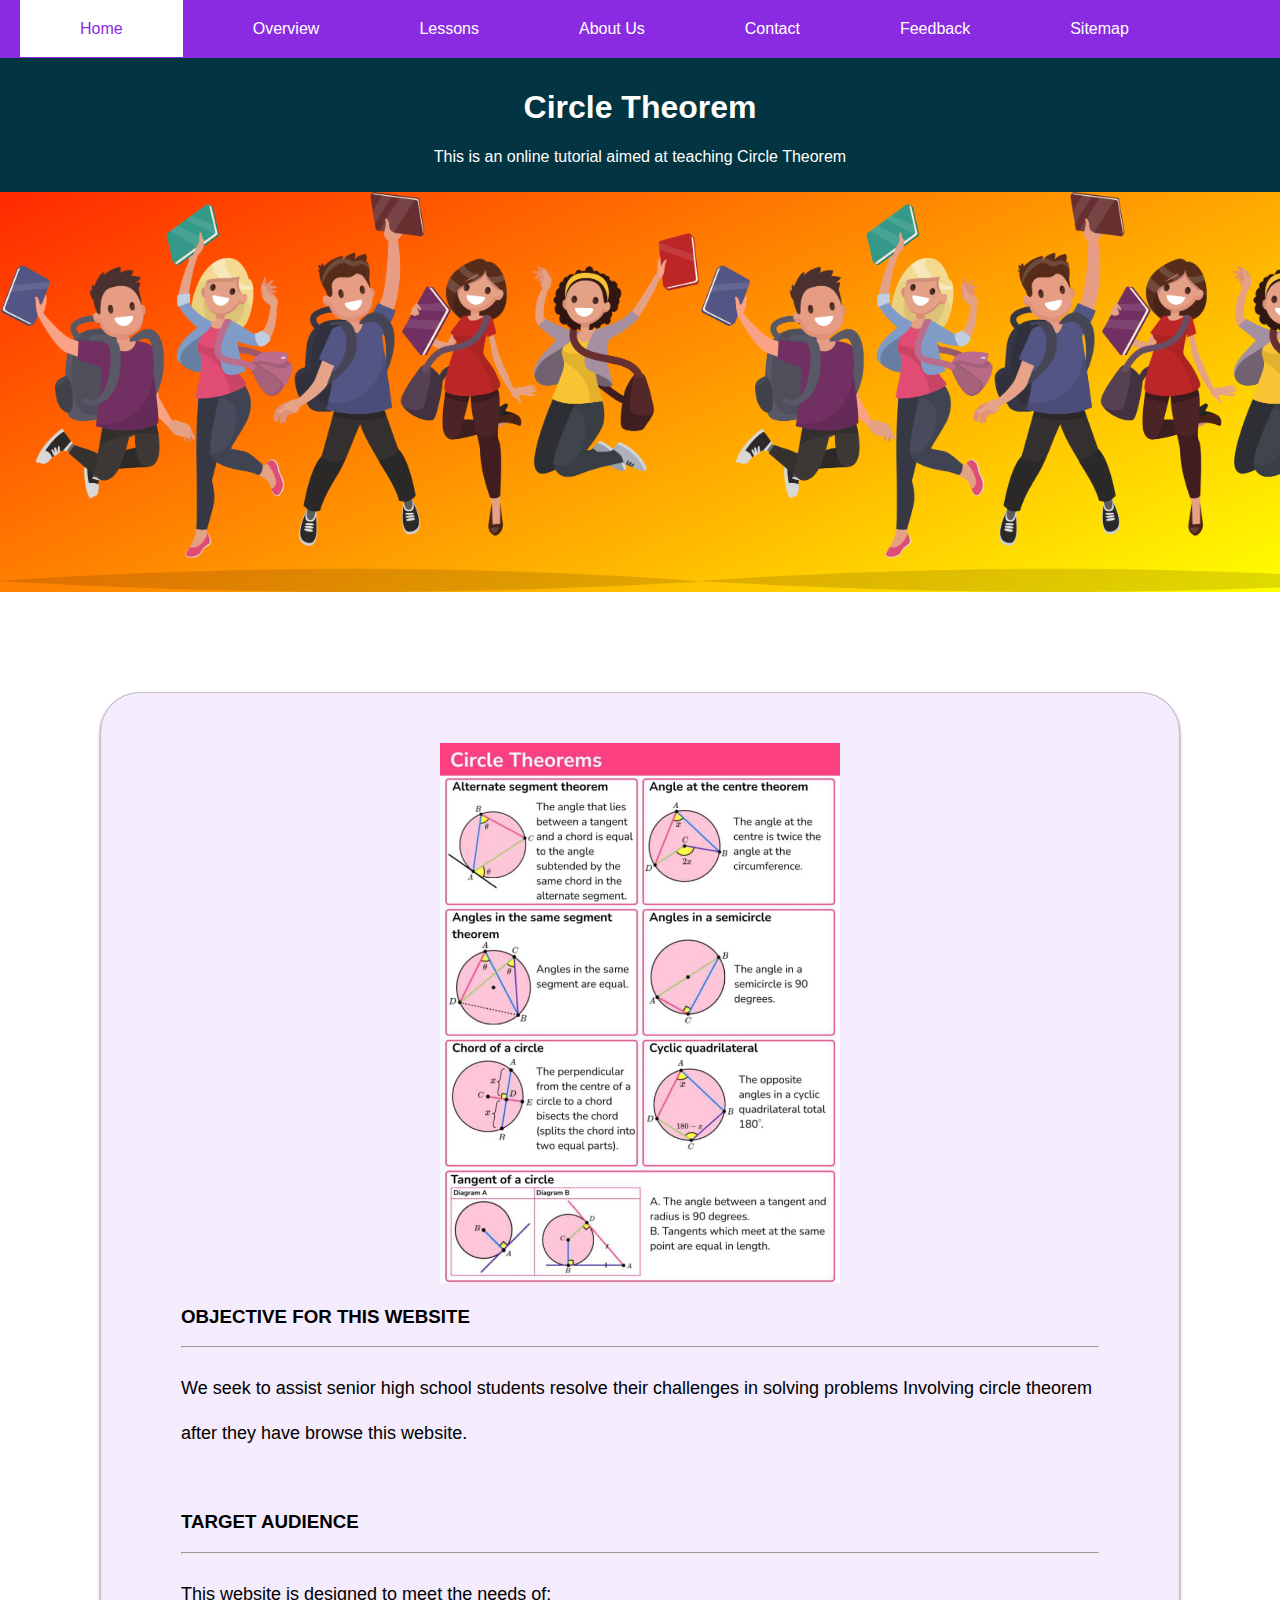
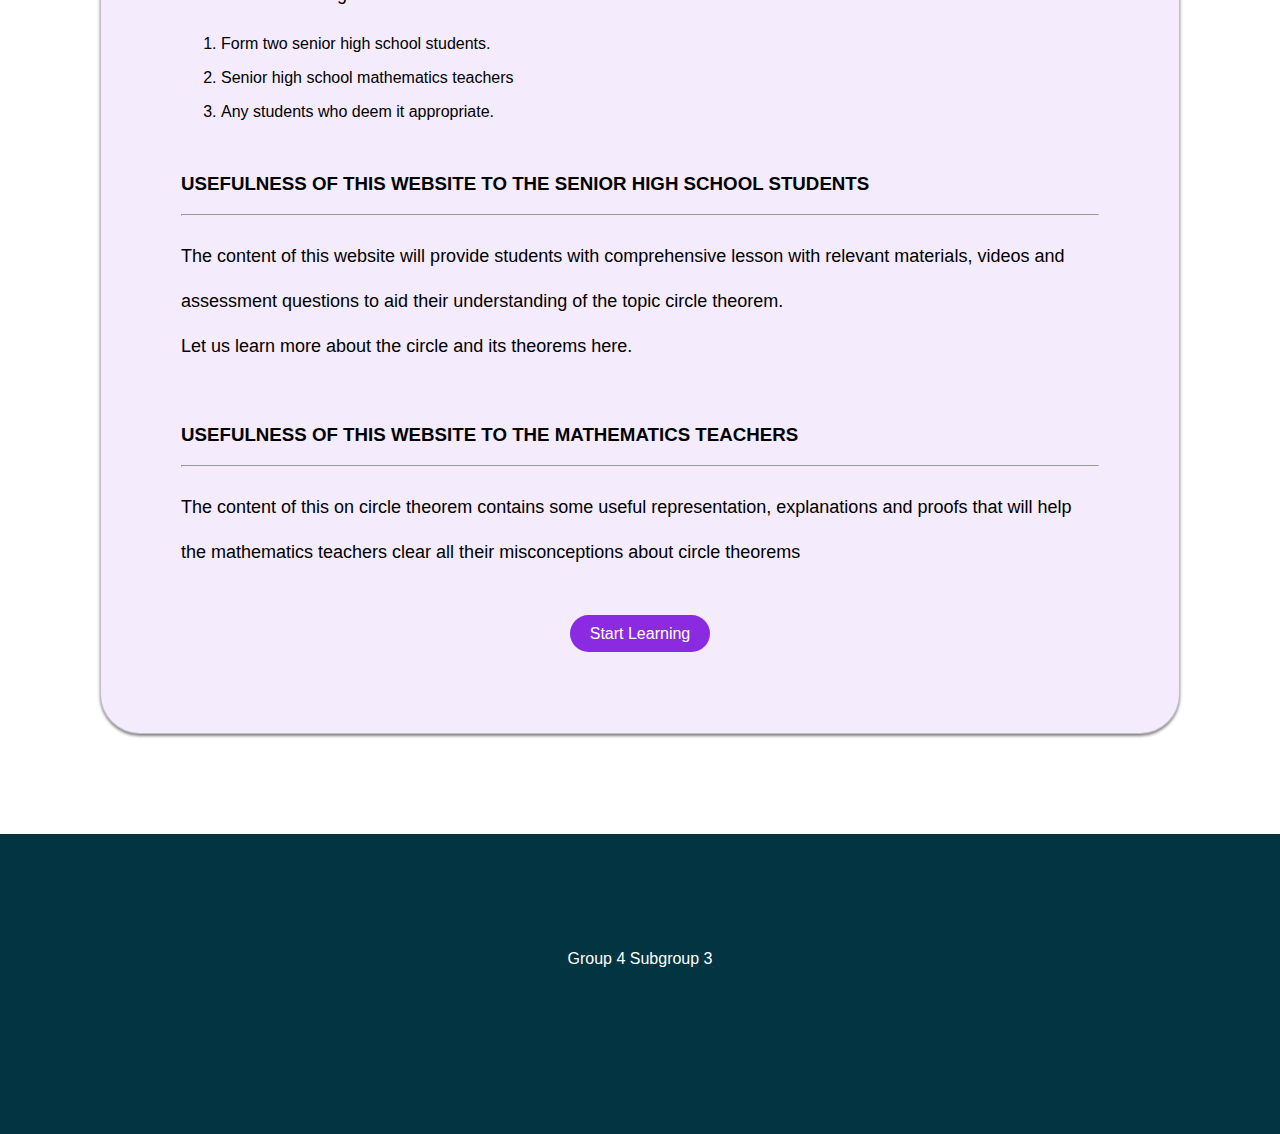
<file: index.html>
<!DOCTYPE html>

<html>

<head>
    <meta charset="utf-8">
    <meta http-equiv="X-UA-Compatible" content="IE=edge">
    <title>Home | Circle Theorem</title>
    <meta name="description" content="">
    <meta name="viewport" content="width=device-width, initial-scale=1">
    <link rel="stylesheet" href="./css/style.css">
</head>

<body>
    <header>
        <nav>
            <ul id="nav-items">
                <li class="nav-item"><a class="nav-link active-link" href="./index.html">Home</a></li>
                <li class="nav-item"><a class="nav-link" href="./overview.html">Overview</a></li>
                <li class="nav-item"><a class="nav-link" href="./lessons.html">Lessons</a></li>
                <li class="nav-item"><a class="nav-link" href="./about-us.html">About Us</a></li>
                <li class="nav-item"><a class="nav-link" href="./contact.html">Contact</a></li>
                <li class="nav-item"><a class="nav-link" href="./feedback.html">Feedback</a></li>
                <li class="nav-item"><a class="nav-link " href="./sitemap.html">Sitemap</a></li>
            </ul>
        </nav>
        <div class="well">
            <h1 class="head-text">Circle Theorem</h1>
            <p class="muted-text">This is an online tutorial aimed at teaching Circle Theorem</p>
        </div>
        <div class="banner">
        </div>
    </header>

    <section id="intro-box" class="rounded-b">
        <div class="head-img-box">
            <img src="./images/lesson_img/home.jpg" alt="">
        </div>
        <h3>OBJECTIVE FOR THIS WEBSITE</h3>
        <hr>
        <p class="main-text intro-text">
            We seek to assist senior high school students resolve their challenges in solving problems Involving circle
            theorem after they have browse this website.
        </p>
        <br>
        <h3>TARGET AUDIENCE</h3>
        <hr>
        <p class="main-text intro-text">
            This website is designed to meet the needs of:
            <ol>
                <li>
                    <p>
                        Form two senior high school students.
                    </p> 
                </li>
                <li>
                    <p>
                        Senior high school mathematics teachers
                    </p>
                </li>
                <li>
                    <p>
                        Any students who deem it appropriate.
                    </p>
                </li>
            </ol> 
        </p>
        <br>
        <h3>USEFULNESS OF THIS WEBSITE TO THE SENIOR HIGH SCHOOL STUDENTS</h3>
        <hr>
        <p class="main-text intro-text">
            The content of this website will provide students with comprehensive lesson with relevant materials, videos and assessment questions to aid their understanding of the topic circle theorem.
            <br> Let us learn more about the circle and its theorems here.
        </p>
        <br>
        <h3>USEFULNESS OF THIS WEBSITE TO THE MATHEMATICS TEACHERS</h3>
        <hr>
        <p class="main-text intro-text">
            The content of this on circle theorem contains some useful representation, explanations and proofs that will help the mathematics teachers clear all their misconceptions about circle theorems
        </p>
        <div class="start-box">
            <a id="start" class="action-btn rounded-b" href="./lessons.html">Start Learning</a>
        </div>
    </section>
    <footer>
        <div class="foot">
            <p>Group 4 Subgroup 3</p>
        </div>
    </footer>
    
</body>

</html>
</file>
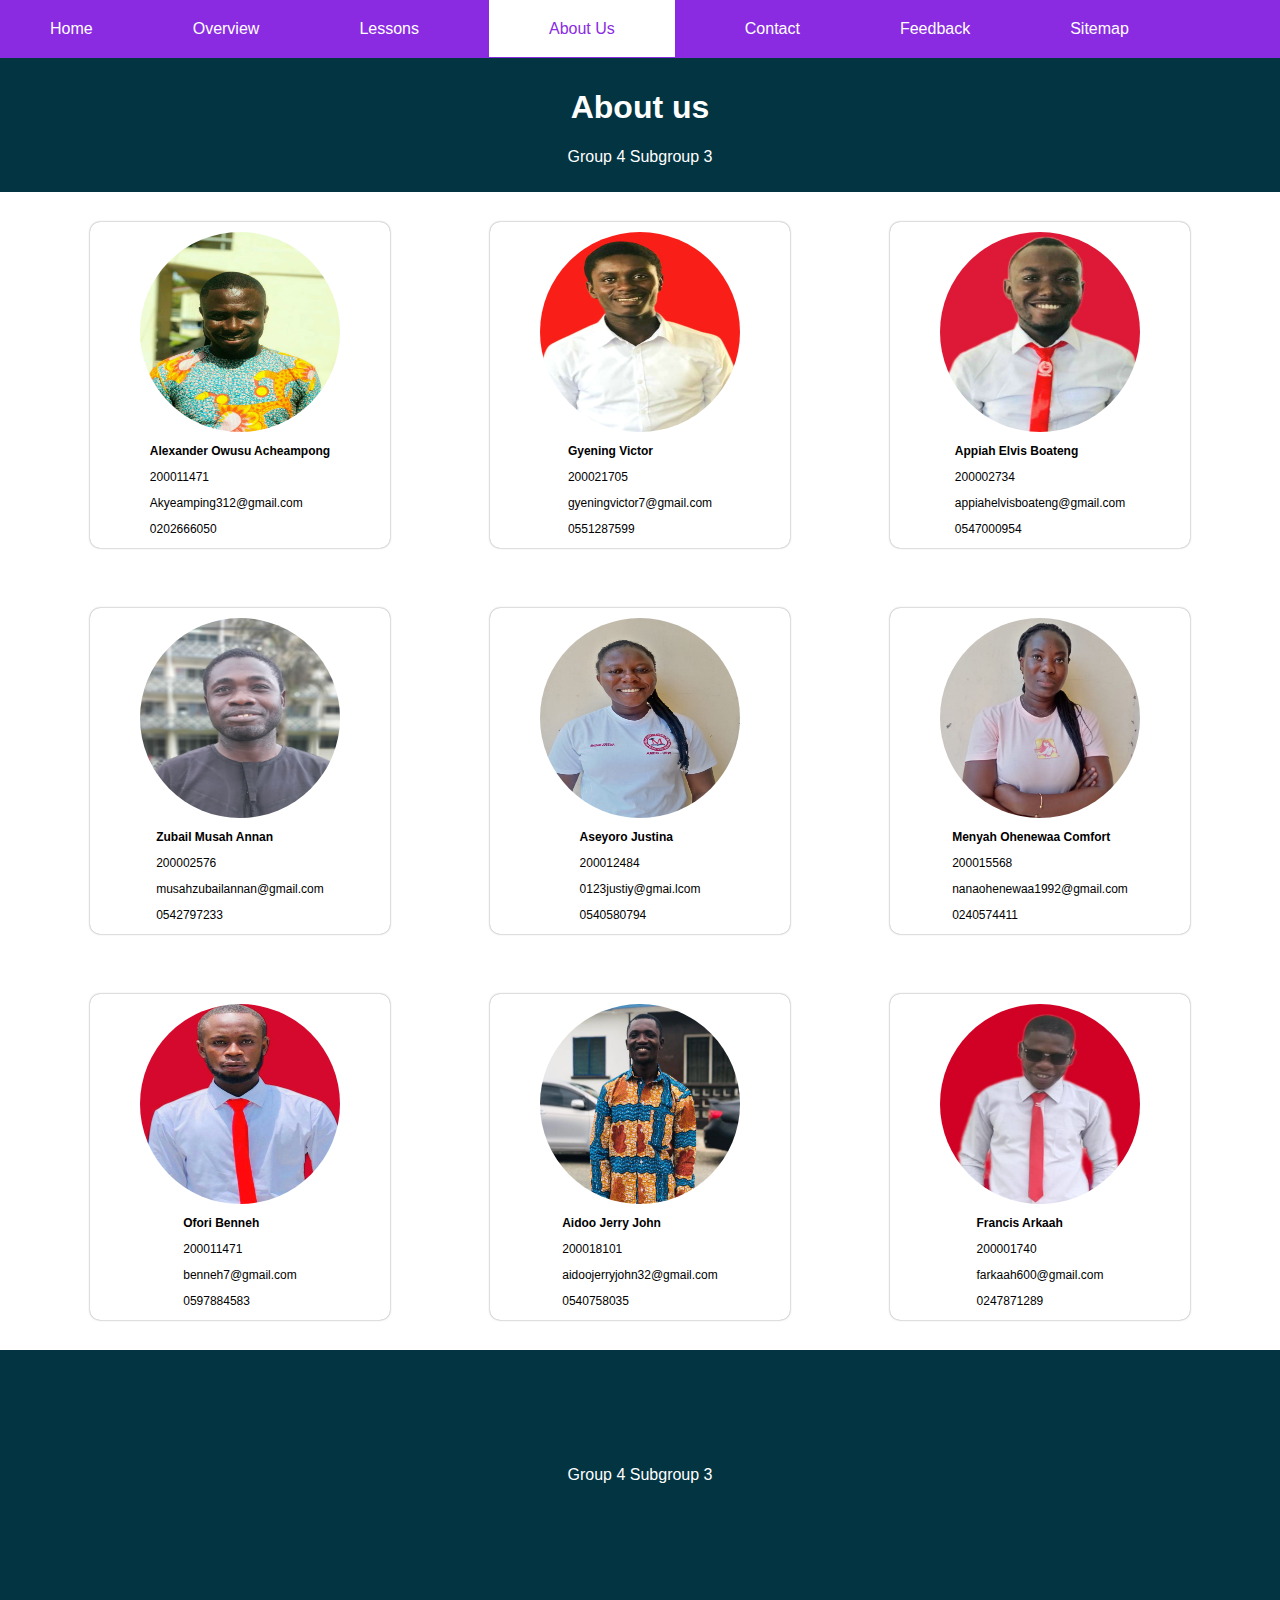
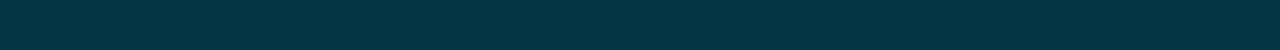
<file: about-us.html>
<!DOCTYPE html>

<html>

<head>
    <meta charset="utf-8">
    <meta http-equiv="X-UA-Compatible" content="IE=edge">
    <title>About Us </title>
    <meta name="description" content="">
    <meta name="viewport" content="width=device-width, initial-scale=1">
    <link rel="stylesheet" href="./css/style.css">
</head>

<body>
    <header>
        <nav>
            <ul id="nav-items">
                <li class="nav-item"><a class="nav-link" href="./index.html">Home</a></li>
                <li class="nav-item"><a class="nav-link" href="./overview.html">Overview</a></li>
                <li class="nav-item"><a class="nav-link" href="./lessons.html">Lessons</a></li>
                <li class="nav-item"><a class="nav-link active-link" href="./about-us.html">About Us</a></li>
                <li class="nav-item"><a class="nav-link" href="./contact.html">Contact</a></li>
                <li class="nav-item"><a class="nav-link" href="./feedback.html">Feedback</a></li>
                <li class="nav-item"><a class="nav-link " href="./sitemap.html">Sitemap</a></li>
            </ul>
        </nav>
        <div class="well">
            <h1 class="head-text">About us</h1>
            <p class="muted-text">Group 4 Subgroup 3</p>
        </div>
    </header>
    <section id="member-box">
        <div class="d-flex member-items">
            <div class="card rounded-s d-flex">
                <img src="./images/avatars/alex.jpg" alt="alex">
                <div class="card-info">
                    <p><b>Alexander Owusu Acheampong</b></p>
                    <p>200011471</p>
                    <p>Akyeamping312@gmail.com</p>
                    <p>0202666050</p>
                </div>
            </div>
            <div class="card rounded-s d-flex">
                <img src="./images/avatars/victor.jpg" alt="alex">
                <div class="card-info">
                    <p><b>Gyening Victor</b></p>
                    <p>200021705</p>
                    <p>gyeningvictor7@gmail.com</p>
                    <p>0551287599</p>
                </div>
            </div>
            <div class="card rounded-s d-flex">
                <img src="./images/avatars/elvis.jpg" alt="alex">
                <div class="card-info">
                    <p><b>Appiah Elvis Boateng</b></p>
                    <p>200002734</p>
                    <p>appiahelvisboateng@gmail.com</p>
                    <p>0547000954</p>
                </div>
            </div>
           
        </div>
        <div class="d-flex member-items">
            <div class="card rounded-s d-flex">
                <img src="./images/avatars/zubail.jpg" alt="alex">
                <div class="card-info">
                    <p><b>Zubail Musah Annan</b></p>
                    <p>200002576</p>
                    <p>musahzubailannan@gmail.com</p>
                    <p>0542797233</p>
                </div>
            </div>
            <div class="card rounded-s d-flex">
                <img src="./images/avatars/justina.jpg" alt="alex">
                <div class="card-info">
                    <p><b>Aseyoro Justina</b></p>
                    <p>200012484</p>
                    <p>0123justiy@gmai.lcom</p>
                    <p>0540580794</p>
                </div>
            </div>
            <div class="card rounded-s d-flex">
                <img src="./images/avatars/comfort.jpg" alt="alex">
                <div class="card-info">
                    <p><b>Menyah Ohenewaa Comfort</b></p>
                    <p>200015568</p>
                    <p>nanaohenewaa1992@gmail.com</p>
                    <p>0240574411</p>
                </div>
            </div>
        </div>
        <div class="d-flex member-items">
            <div class="card rounded-s d-flex">
                <img src="./images/avatars/ofori.jpg" alt="alex">
                <div class="card-info">
                    <p><b>Ofori Benneh</b></p>
                    <p>200011471</p>
                    <p>benneh7@gmail.com</p>
                    <p>0597884583</p>
                </div>
            </div>
            <div class="card rounded-s d-flex">
                <img src="./images/avatars/jerry.jpg" alt="alex">
                <div class="card-info">
                    <p><b>Aidoo Jerry John</b></p>
                    <p>200018101</p>
                    <p>aidoojerryjohn32@gmail.com</p>
                    <p>0540758035</p>
                </div>
            </div>
            <div class="card rounded-s d-flex">
                <img src="./images/avatars/francis.jpg" alt="alex">
                <div class="card-info">
                    <p><b>Francis Arkaah</b></p>
                    <p>200001740</p>
                    <p>farkaah600@gmail.com</p>
                    <p>0247871289</p>
                </div>
            </div>
        </div>
    </section>
    <footer>
        <div class="foot">
            <p>Group 4 Subgroup 3</p>
        </div>
    </footer>
</body>

</html>
</file>
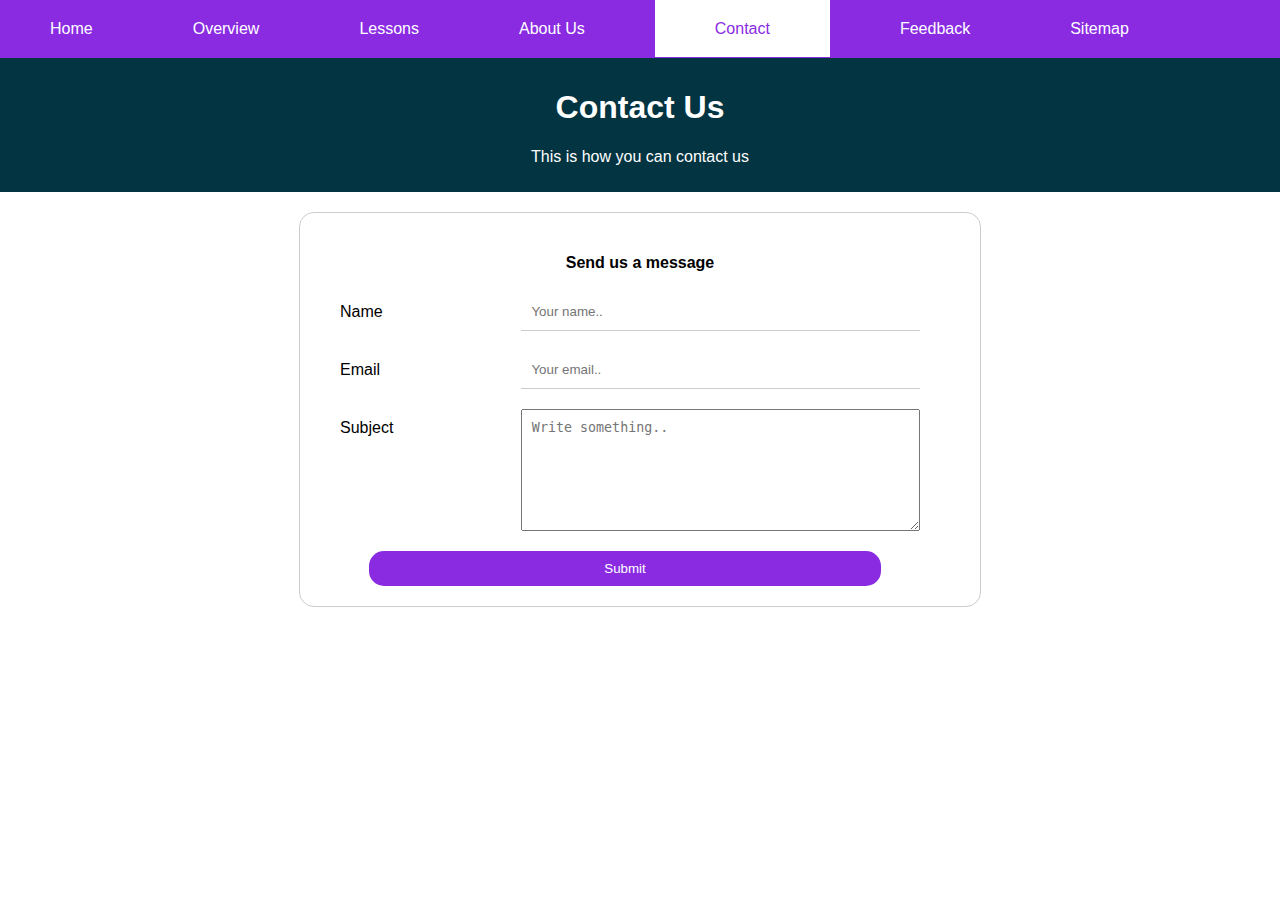
<file: contact.html>
<!DOCTYPE html>

<html>

<head>
    <meta charset="utf-8">
    <meta http-equiv="X-UA-Compatible" content="IE=edge">
    <title>Contact Us | Group 4 Subgroup 3</title>
    <meta name="description" content="">
    <meta name="viewport" content="width=device-width, initial-scale=1">
    <link rel="stylesheet" href="./css/style.css">
</head>

<body>
    <header>
        <nav>
            <ul id="nav-items">
                <li class="nav-item"><a class="nav-link" href="./index.html">Home</a></li>
                <li class="nav-item"><a class="nav-link" href="./overview.html">Overview</a></li>
                <li class="nav-item"><a class="nav-link" href="./lessons.html">Lessons</a></li>
                <li class="nav-item"><a class="nav-link" href="./about-us.html">About Us</a></li>
                <li class="nav-item"><a class="nav-link active-link" href="./contact.html">Contact</a></li>
                <li class="nav-item"><a class="nav-link" href="./feedback.html">Feedback</a></li>
                <li class="nav-item"><a class="nav-link " href="./sitemap.html">Sitemap</a></li>
            </ul>
        </nav>
        <div class="well">
            <h1 class="head-text">Contact Us</h1>
            <p class="muted-text">This is how you can contact us</p>
        </div>
    </header>
       <div class="contact">
        <form action="#">
            <h4>Send us a message</h4>
            <div>
                <label for="name">Name</label>
                <input type="text" id="name" name="name" placeholder="Your name..">
            </div>
            <div>
                <label for="email">Email</label>
                <input type="email" id="email" name="email" placeholder="Your email..">
            </div>
            <div>
                <label for="subject">Subject</label>
                <textarea id="subject" name="subject" placeholder="Write something.." style="height:100px"></textarea>
            </div>
            <input type="submit" value="Submit">
        </form>
       </div>
</body>
</html>
</file>
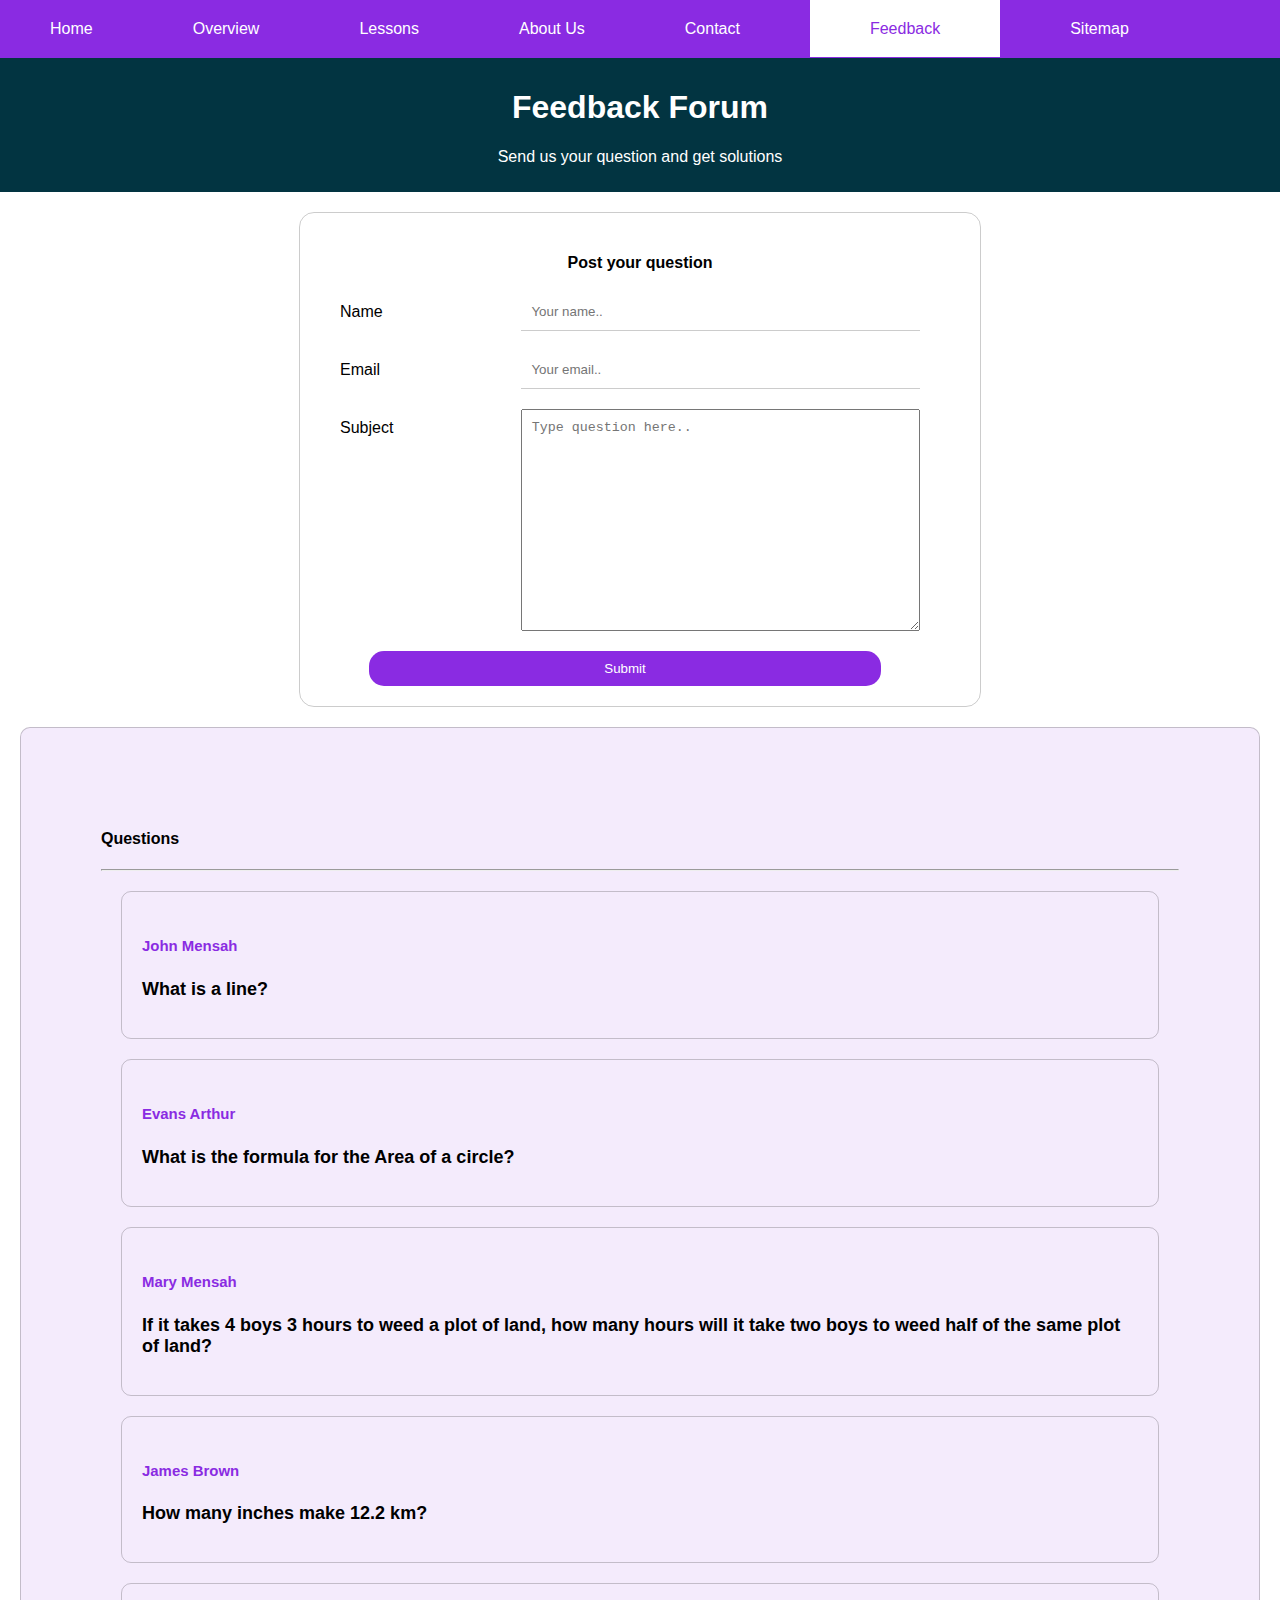
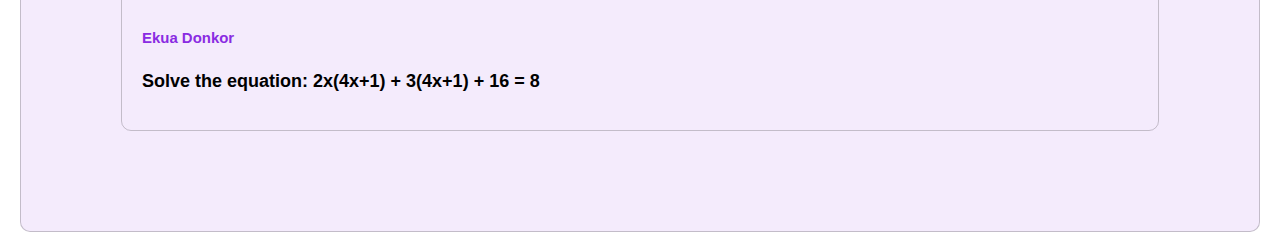
<file: feedback.html>
<!DOCTYPE html>

<html>

<head>
    <meta charset="utf-8">
    <meta http-equiv="X-UA-Compatible" content="IE=edge">
    <title>Contact Us | Group 4 Subgroup 3</title>
    <meta name="description" content="">
    <meta name="viewport" content="width=device-width, initial-scale=1">
    <link rel="stylesheet" href="./css/style.css">
</head>

<body>
    <header>
        <nav>
            <ul id="nav-items">
                <li class="nav-item"><a class="nav-link" href="./index.html">Home</a></li>
                <li class="nav-item"><a class="nav-link" href="./overview.html">Overview</a></li>
                <li class="nav-item"><a class="nav-link" href="./lessons.html">Lessons</a></li>
                <li class="nav-item"><a class="nav-link" href="./about-us.html">About Us</a></li>
                <li class="nav-item"><a class="nav-link" href="./contact.html">Contact</a></li>
                <li class="nav-item"><a class="nav-link active-link" href="./feedback.html">Feedback</a></li>
                <li class="nav-item"><a class="nav-link " href="./sitemap.html">Sitemap</a></li>
            </ul>
        </nav>
        <div class="well">
            <h1 class="head-text">Feedback Forum</h1>
            <p class="muted-text">Send us your question and get solutions</p>
        </div>
    </header>
       <div class="contact">
        <form action="#">
            <h4>Post your question</h4>
            <div>
                <label for="name">Name</label>
                <input type="text" id="name" name="name" placeholder="Your name..">
            </div>
            <div>
                <label for="email">Email</label>
                <input type="email" id="email" name="email" placeholder="Your email..">
            </div>
            <div>
                <label for="subject">Subject</label>
                <textarea id="subject" name="subject" placeholder="Type question here.." style="height:200px"></textarea>
            </div>
            <input type="submit" value="Submit">
        </form>
       </div>
       <div class="questions">
              <h4>Questions</h4>
              <hr>
              <div class="question">
                <h5>John Mensah</h5>
                <p>What is a line?</p>
              </div>
              <div class="question">
                <h5>Evans Arthur</h5>
                <p>What is the formula for the Area of a circle?</p>
              </div>
              <div class="question">
                <h5>Mary Mensah</h5>
                <p>If it takes 4 boys 3 hours to weed a plot of land, how many hours will it take two boys to weed half of the same plot of land?</p>
              </div>
              <div class="question">
                <h5>James Brown</h5>
                <p>
                  How many inches make 12.2 km?
                </p>
              </div>
              <div class="question">
                <h5>Ekua Donkor</h5>
                <p>Solve the equation: 2x(4x+1) + 3(4x+1) + 16 = 8</p>
              </div>
       </div>
</body>
</html>
</file>
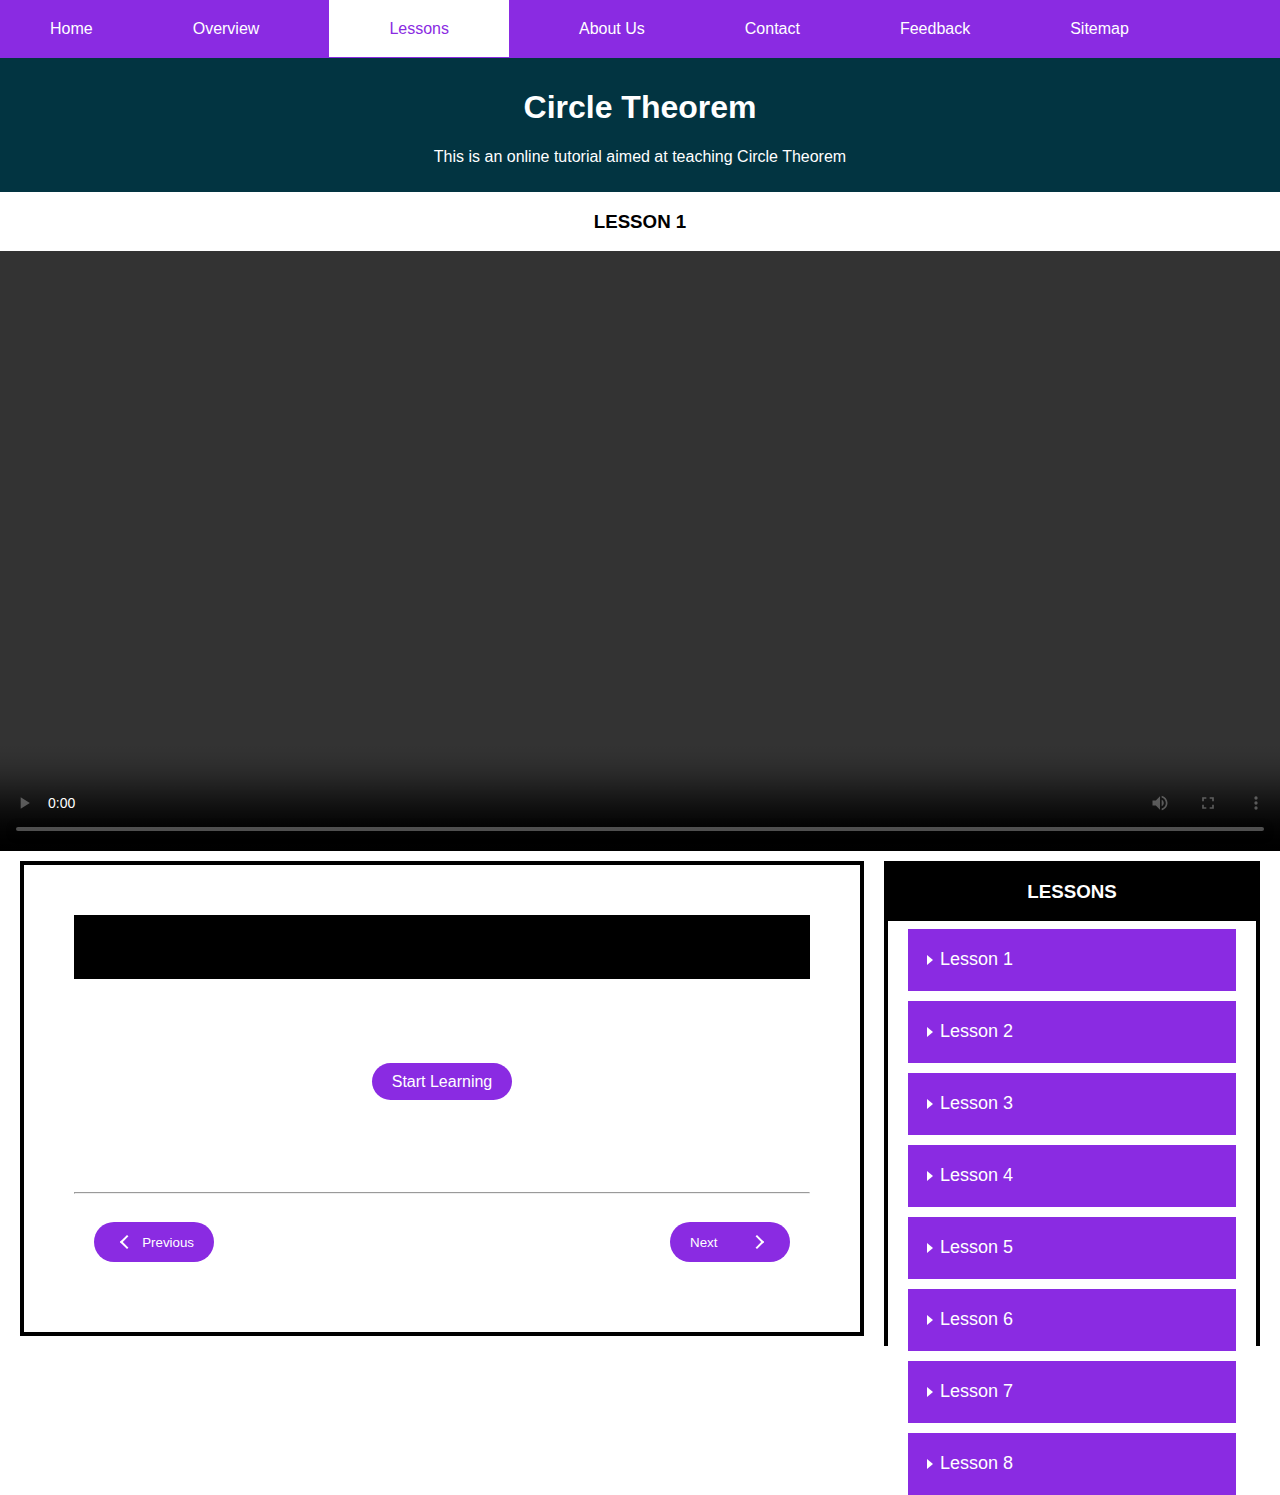
<file: lessons.html>
<!DOCTYPE html>

<html>

<head>
    <meta charset="utf-8">
    <meta http-equiv="X-UA-Compatible" content="IE=edge">
    <title>Lessons | Circle Theorem</title>
    <meta name="description" content="">
    <meta name="viewport" content="width=device-width, initial-scale=1">
    <link rel="stylesheet" href="./css/style.css">
    <link rel="stylesheet" href="./css/app-gg.css">
</head>

<body>
    <header>
        <nav>
            <ul id="nav-items">
                <li class="nav-item"><a class="nav-link" href="./index.html">Home</a></li>
                <li class="nav-item"><a class="nav-link" href="./overview.html">Overview</a></li>
                <li class="nav-item"><a class="nav-link active-link" href="./lessons.html">Lessons</a></li>
                <li class="nav-item"><a class="nav-link" href="./about-us.html">About Us</a></li>
                <li class="nav-item"><a class="nav-link" href="./contact.html">Contact</a></li>
                <li class="nav-item"><a class="nav-link" href="./feedback.html">Feedback</a></li>
                <li class="nav-item"><a class="nav-link " href="./sitemap.html">Sitemap</a></li>
            </ul>
        </nav>
        <div class="well">
            <h1 class="head-text">Circle Theorem</h1>
            <p class="muted-text">This is an online tutorial aimed at teaching Circle Theorem</p>
        </div>
    </header>
    <section id="player-box">
        <!-- this part will be generated dynamically with javascript-->
        <h3 id="lesson-title">Lesson 1</h3>
        <p></p>
        <div class="video">
            <video id="player" controls>

            </video>
        </div>
    </section>
    <section id="course-box">
        <!-- Course notes-->
        <article id="lesson-notes">
            <div class="" id="main-title-box">
                <h3 id="main-lesson-title"></h3>
            </div>
            <div class="lesson-box">
                <div id="lesson-content">
                    <div class="start-box">
                        <a id="start" class="action-btn rounded-b" href="#" onclick="loadLesson1();">Start Learning</a>
                    </div>
                </div>
            </div>
            <hr>
            <div id="lessons-h" style="display: none;">
                <div id="1" class="content">
                    <p id="1s"><b>The angle at the circumference subtended by a diameter is a right angle, or more
                            simply, the angle in a semicircle is a right angle.</b> </p>
                    <p id="l1">
                        The line AB is a diameter of the circle, passing through the centre, C. Angle AEB is therefore a
                        right angle.
                    </p>
                    <img src="./images/l1-i1.png" alt="">
                    <h4>Proof of Property 1</h4>
                    <hr>
                    <img src="./images/l1-i2.png" alt="">
                    <p>
                        The triangle ABE can be divided into two smaller triangles, ACE and CBE.
                        Both triangles are isosceles because CA, CE and CB are all radii and therefore equal in length.
                        &ang;AEB = x +y.
                        &ang;CAE and &ang;CEA (marked x) are therefore equal, and &ang; ACE is thus (180-2x)°.
                        Similarly &ang;CBE and &ang;CEB (marked y) are equal, with &ang;BCE = (180-2&beta;)°. Since
                        &ang;CBE and &ang;CEB
                        form a straight line, their angle sum is 180°.
                        Hence (180-2x)° + (180-2y)° = 180° &rarr;(360-2x-2y) ° = 180° &rarr; 2x + 2y = 180° &rarr; x + y
                        = 90°.
                        &there4; &ang;AXB is a right angle.
                    </p>
                    <br>
                    <h5>Questions</h5>
                    <hr>
                    <img src="./images/q1.png" alt="">
                </div>
                <div id="2" class="content">
                    <p><b>The angle subtended at the Centre of a circle is double the angle subtended at the
                            circumference.</b></p>
                    <p> Points A, X and B lie on the circumference of a circle centred on O.
                        The angle AOB at the centre is double the angle AXB at the circumference (labelled &theta;).
                    </p>
                    <img src="./images/l2-i1.png" alt="">
                    <h4>Proof of Property 2</h4>
                    <hr>
                    <img src="./images/l2-i2.png" alt="">
                    <p>
                        The figure OAXB can be divided into two smaller triangles, AOX and BOX.
                        Both triangles are isosceles because OA, OX and OB are all radii and therefore equal in length.
                        &rarr; AXB = &alpha; + &beta;. &ang;OAX and &ang;OXA (marked &alpha;) are therefore equal, and
                        &ang;AOX is thus 180-2&alpha;°.
                        Similarly &ang;OBX and &ang;OXB (marked &beta;) are equal, with &ang;BOX = 180-2&beta;°.
                        Since angles AOX, BOX and AOB add up to 360° around O.
                        It follows that &ang;AOB = 360°- (180° – 2&alpha;) – (180° – 2&beta;) &rarr; &ang;AOB = 360° -
                        (360° - 2&alpha; - 2&beta;)
                        &rarr; &ang; AOB = 2(&alpha; + &beta;).
                        &there4; The angle AOB at the centre is double the angle AXB at the circumference

                    </p>
                    <br>
                    <h5>Questions</h5>
                    <hr>
                    <img src="./images/q2.png" alt="">
                </div>
                <div id="3" class="content">
                    <p><b>Angles subtended by the same chord on the circumference of a circle are equal.</b></p>
                    <p> Let AB be a chord of a circle.
                        &ang;APB and AQB (marked &alpha;) are equal, as are &ang;ARB and &ang;ASB (marked &beta;).
                    </p>
                    <img src="./images/l3-i1.png" alt="">
                    <br>
                    <h5>Questions</h5>
                    <hr>
                    <img src="./images/q3a.png" alt=""> <br>
                    <img src="./images/q3b.png" alt="">
                </div>
                <div id="4" class="content">
                    <p><b>The opposite angles of a cyclic quadrilateral add up to 180°</b></p>
                    <p>A cyclic quadrilateral is one that can be inscribed in a circle, in other words one whose
                        vertices lie on a circle’s circumference.
                        Thus, in the diagram shown right, angles &alpha; and &gamma; have a sum of 180°, as do angles
                        &beta; and &delta;.
                    </p>
                    <img src="./images/l4-i1.png" alt="">
                    <br>
                    <h5>Questions</h5>
                    <hr>
                    <img src="./images/q4a.png" alt=""> <br>
                    <img src="./images/q4b.png" alt="">
                </div>
                <div id="5" class="content">
                    <p><b>Two tangents drawn from a point to a circle describe two lines equal in length between the
                            point and the circle.
                            <br>A tangent and a radius meet at right angles.
                        </b></p>
                    <p>
                        The lines TX and TY both originate from the point T and form tangents with the circle at points
                        X and Y.
                        These tangents are perpendicular to the radii of the circle OX and OY, and are also equal in
                        length.
                        Because the triangles OXT and OYT also have side OT in common, both also have all three sides
                        equal, and are therefore congruent.
                        As a consequence, angles XOT, YOT (labelled &alpha;) and angles XTO, YTO (labelled &beta;) are
                        also equal.

                    </p>
                    <img src="./images/l5-i1.png" alt="">
                    <br>
                    <h5>Questions</h5>
                    <hr>
                    <img src="./images/q5.png" alt="">

                </div>
                <div id="6" class="content">
                    <p><b>Angles in the alternate (opposite) segment are equal.</b></p>
                    <img src="./images/l6-i1.png" alt="">
                    <p> In the diagram above, the chord BX and the tangent ST meet at X.
                        Let SXB be the angle between the chord and the tangent.
                        Let XAB be the angle in the alternate segment (bounded by chord BX).
                        Angles SXB and XAB (shaded and labelled &alpha;) are equal.
                        There is another angle pair in the right-hand diagram.
                        This time, TXA is the angle between the chord AX and the tangent ST.
                        Let XBA be the angle in the alternate segment (bounded by chord AX).
                        Then angles TXA and XBA are equal.
                    </p>
                    <br>
                    <h5>Questions</h5>
                    <hr>
                    <img src="./images/q6a.png" alt=""> <br>
                    <img src="./images/q6b.png" alt="">
                </div>
                <div id="7" class="content">
                    <p><b>The sum of the angles a chord subtends at the circumference of opposite segment of circle sum
                            up to 180°</b></p>
                    <p>
                        In the figure below a+b=180°
                    </p>
                    <img src="./images/l7-i1.png" alt=""> <br>
                    <h5>Questions</h5>
                    <hr>
                    <img src="./images/q7.png" alt="">
                </div>
                <div id="8" class="content">
                    <p><b>Equal chords or arcs subtends the same angles at the circumference of a circle</b></p>
                    <p>
                        <i>a=b from the diagram</i>
                    </p>
                    <img src="./images/l8.png" alt=""> <br>
                    <h5>Questions</h5>
                    <hr>
                    <img src="./images/q8a.png" alt=""><br>
                    <img src="./images/q8b.png" alt="">

                </div>
                <div id="answers" class="content">
                    <h4>Answers</h4>
                    <hr>
                    <div class="ans">
                        <p>Solution to Question 1</p>
                        <img src="./images/s1.png" alt=""> <br>
                    </div>
                    <div class="ans">
                        <p>Solution to Question 2</p>
                        <img src="./images/s2.png" alt=""> <br>
                    </div>
                    <div class="ans">
                        <p>Solution to Question 3</p>
                        <img src="./images/s3a.png" alt=""> <br>
                        <img src="./images/s3b.png" alt=""> <br>
                    </div>
                    <div class="ans">
                        <p>Solution to Question 4</p>
                        <img src="./images/s4a.png" alt=""> <br>
                        <img src="./images/s4b.png" alt=""> <br>
                    </div>
                    <div class="ans">
                        <p>Solution to Question 5</p>
                        <img src="./images/s5.png" alt=""> <br>
                    </div>
                    <div class="ans">
                        <p>Solution to Question 6</p>
                        <img src="./images/s6a.png" alt=""> <br>
                        <img src="./images/s6b.png" alt=""> <br>
                    </div>
                    <div class="ans">
                        <p>Solution to Question 7</p>
                        <img src="./images/s7.png" alt=""> <br>
                    </div>
                    <div class="ans">
                        <p>Solution to Question 8</p>
                        <img src="./images/s8a.png" alt=""> <br>
                        <img src="./images/s8b.png" alt=""> <br>
                    </div>

                </div>
            </div>
            <!-- Player controls-->
            <section id="lesson-control-box">
                <div class="lesson-controls d-flex">
                    <button class="action-btn rounded-n d-flex space-btwn w-120" data-prev="" id="btnPrev"> <i
                            class="gg-chevron-left"></i>
                        <span>Previous</span></button>

                    <button class="action-btn rounded-n d-flex space-btwn w-120" data-next=""
                        id="btnNext"><span>Next</span> <i class="gg-chevron-right"></i></button>
                </div>
            </section>
        </article>
        <!---Lesson List-->
        <aside id="course-content">
            <div class="" id="side-lesson-head">
                <h3 id="side-lesson-title">LESSONS</h3>
                <div class="" id="lesson-list-box">
                    <ul id="lessons">
                        <li class="lesson-item" onclick="loadLesson1();"><i class="gg-play-button"></i><span
                                class="lesson-item-text">Lesson
                                1</span> </li>
                        <li class="lesson-item" onclick="loadLesson2();"><i class="gg-play-button"></i><span
                                class="lesson-item-text">Lesson
                                2</span> </li>
                        <li class="lesson-item" onclick="loadLesson3();"><i class="gg-play-button"></i><span
                                class="lesson-item-text">Lesson
                                3</span> </li>
                        <li class="lesson-item" onclick="loadLesson4();"><i class="gg-play-button"></i><span
                                class="lesson-item-text">Lesson
                                4</span> </li>
                        <li class="lesson-item" onclick="loadLesson5();"><i class="gg-play-button"></i><span
                                class="lesson-item-text">Lesson
                                5</span> </li>
                        <li class="lesson-item" onclick="loadLesson6();"><i class="gg-play-button"></i><span
                                class="lesson-item-text">Lesson
                                6</span> </li>
                        <li class="lesson-item" onclick="loadLesson7();"><i class="gg-play-button"></i><span
                                class="lesson-item-text">Lesson
                                7</span> </li>
                        <li class="lesson-item" onclick="loadLesson8();"><i class="gg-play-button"></i><span
                                class="lesson-item-text">Lesson
                                8</span> </li>
                    </ul>
                </div>
            </div>
        </aside>
    </section>
    <script src="./js/main.js"></script>
</body>

</html>
</file>
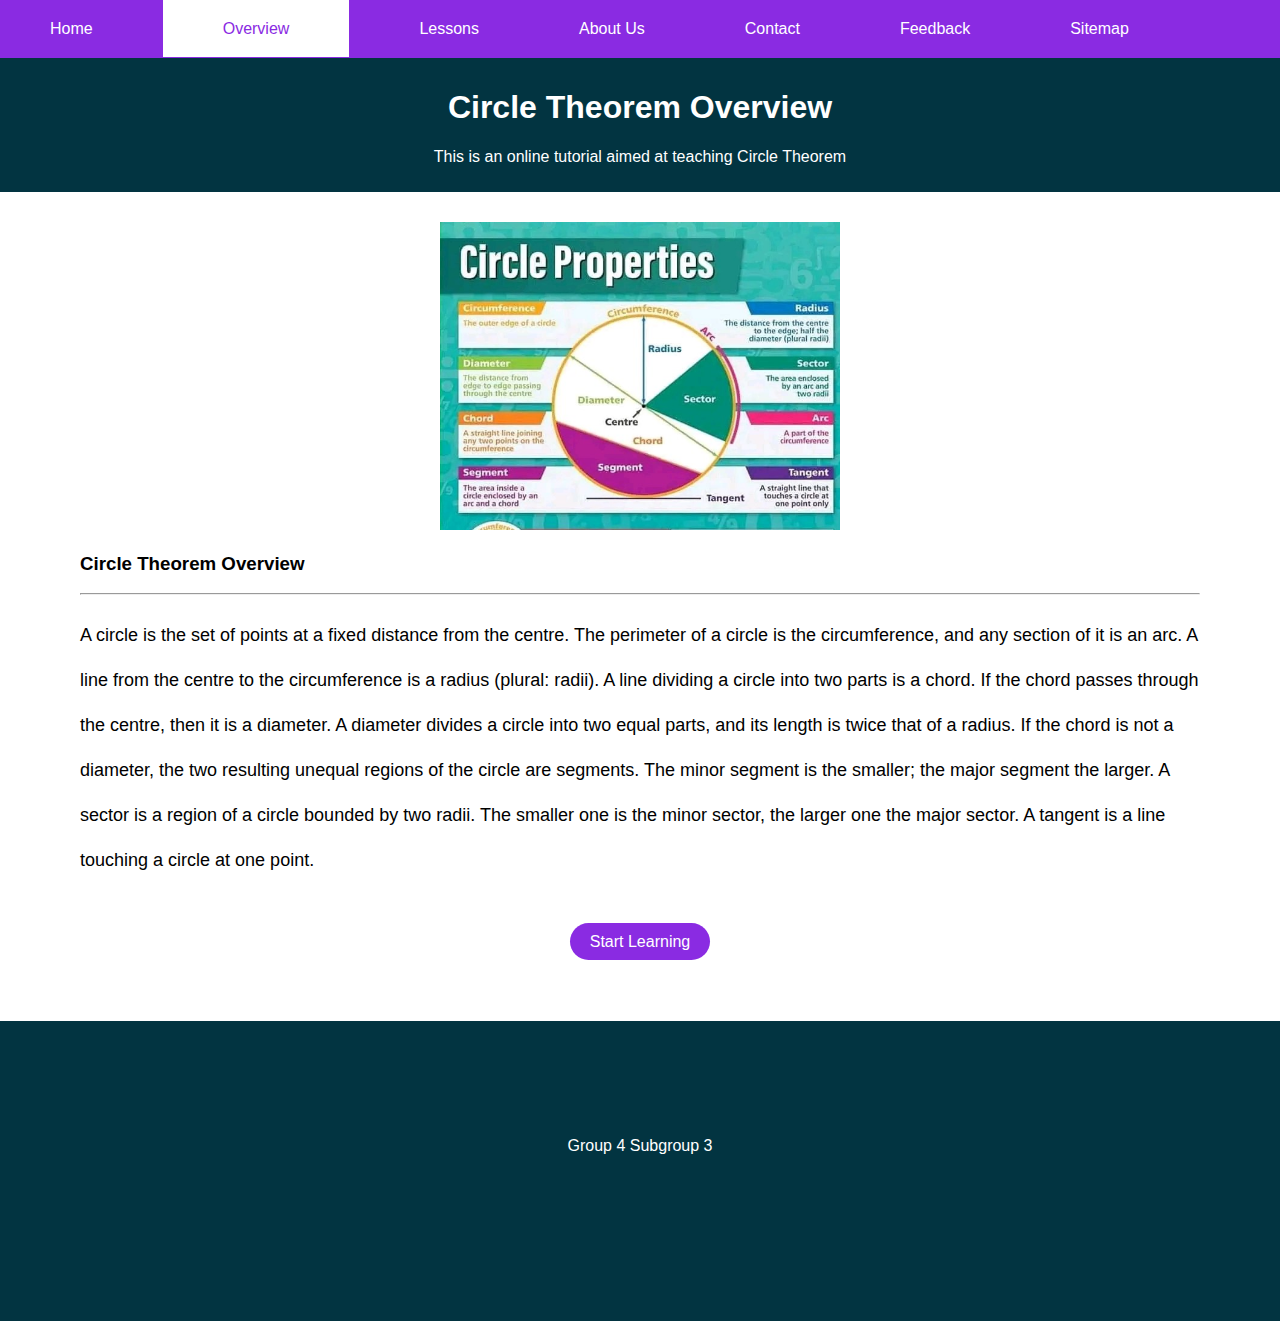
<file: overview.html>
<!DOCTYPE html>

<html>
    <head>
        <meta charset="utf-8">
        <meta http-equiv="X-UA-Compatible" content="IE=edge">
        <title>Overview | Circle Theorem</title>
        <meta name="description" content="">
        <meta name="viewport" content="width=device-width, initial-scale=1">
        <link rel="stylesheet" href="./css/style.css">
    </head>
    <body>
        <header>
            <nav>
                <ul id="nav-items">
                    <li class="nav-item"><a class="nav-link " href="./index.html">Home</a></li>
                    <li class="nav-item"><a class="nav-link active-link" href="./overview.html">Overview</a></li>
                    <li class="nav-item"><a class="nav-link" href="./lessons.html">Lessons</a></li>
                    <li class="nav-item"><a class="nav-link" href="./about-us.html">About Us</a></li>
                    <li class="nav-item"><a class="nav-link" href="./contact.html">Contact</a></li>
                    <li class="nav-item"><a class="nav-link" href="./feedback.html">Feedback</a></li>
                    <li class="nav-item"><a class="nav-link " href="./sitemap.html">Sitemap</a></li>
                </ul>
            </nav>
            <div class="well">
                <h1 class="head-text">Circle Theorem Overview</h1>
                <p class="muted-text">This is an online tutorial aimed at teaching Circle Theorem</p>
            </div>

            <div class="banners">
            </div>
        </header>
        
        <section id="ov-box" class="rounded-b">
            <div class="head-img-box">
                <img src="./images/lesson_img/overview image.jpg" alt="IMAGE" width="600">
            </div>
            <h3>Circle Theorem Overview</h3> <hr>
            <p class="main-text intro-text">
                A circle is the set of points at a fixed distance from the centre.
                The perimeter of a circle is the circumference, and any section of it is an arc. 
               A line from the centre to the circumference is a radius (plural: radii).
                A line dividing a circle into two parts is a chord. If the chord passes through the centre, then it is a diameter.
                A diameter divides a circle into two equal parts, and its length is twice that of a radius. If the chord is not a diameter, the two resulting unequal regions of the circle are segments. 
               The minor segment is the smaller; the major segment the larger. 
               A sector is a region of a circle bounded by two radii. 
               The smaller one is the minor sector, the larger one the major sector. A tangent is a line touching a circle at one point.
               
            </p>
            <div class="start-box">
                <a id="start" class="action-btn rounded-b" href="./lessons.html">Start Learning</a>
            </div>
        </section>
        <footer>
            <div class="foot">
                <p>Group 4 Subgroup 3</p>
            </div>
        </footer>
        <script src="./js/main.js"></script>
    </body>
</html>
</file>
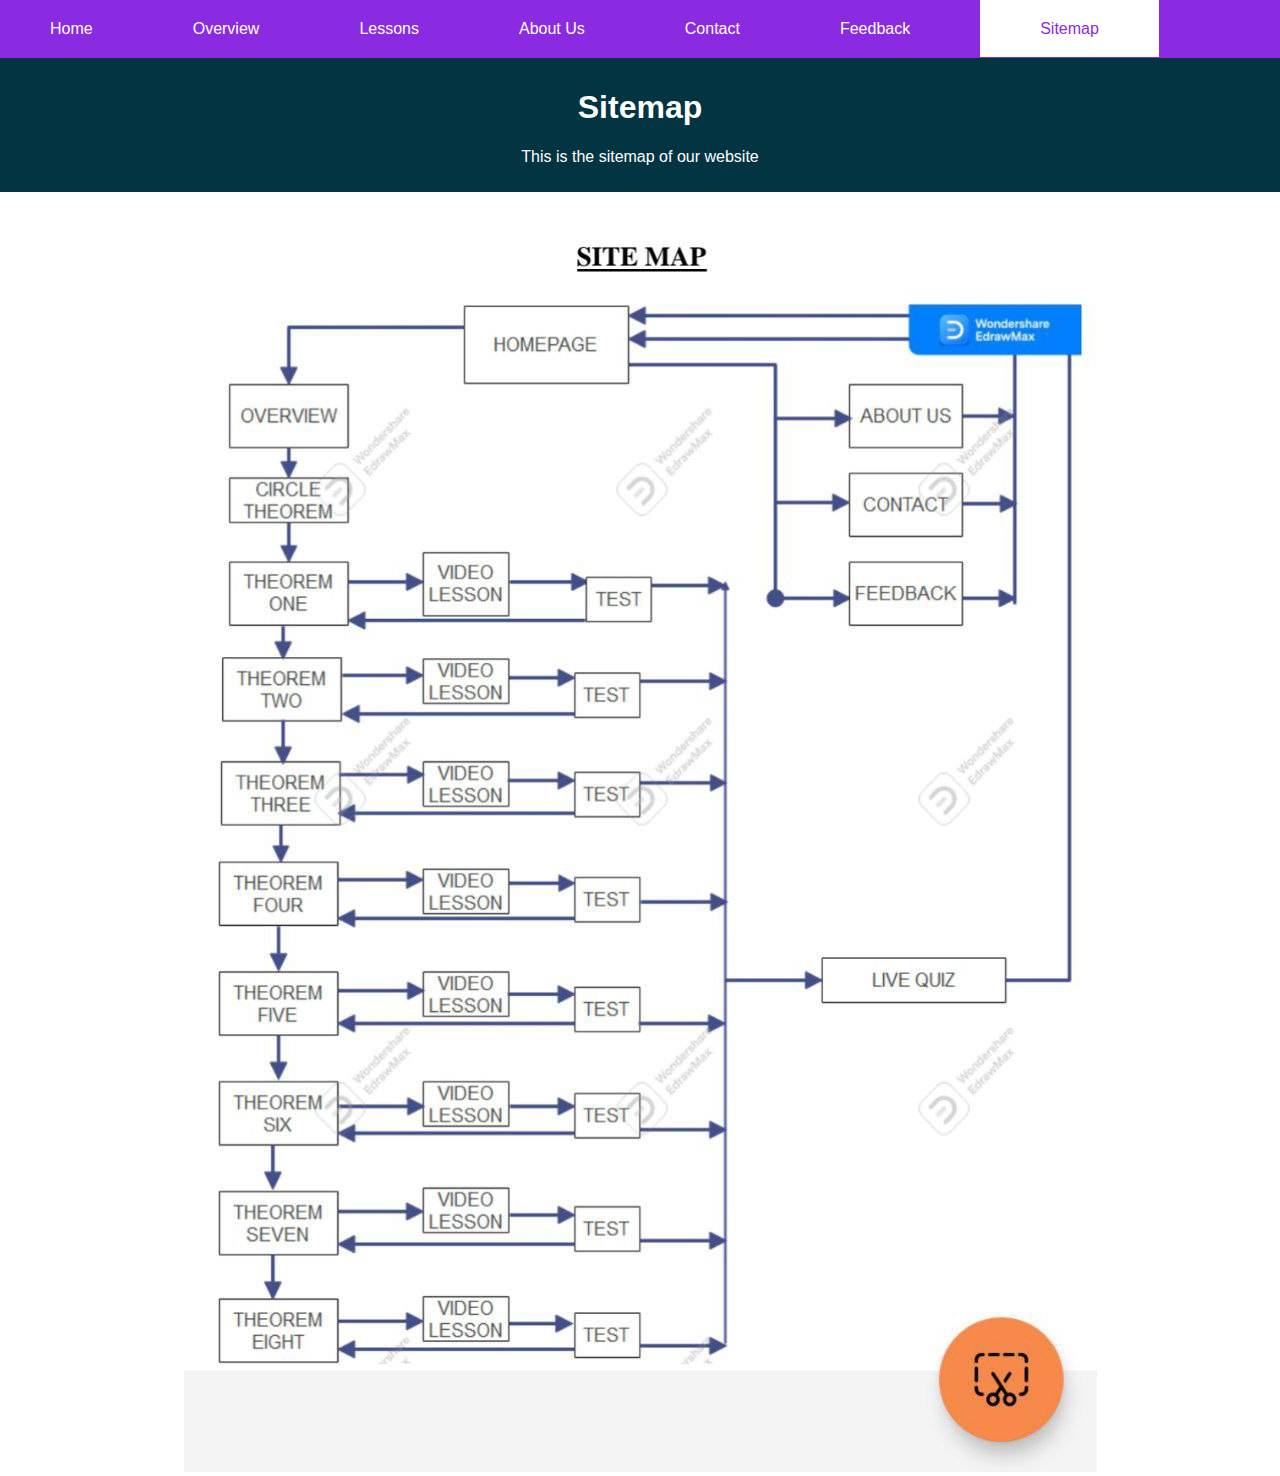
<file: sitemap.html>
<!DOCTYPE html>

<html>

<head>
    <meta charset="utf-8">
    <meta http-equiv="X-UA-Compatible" content="IE=edge">
    <title>Contact Us | Group 4 Subgroup 3</title>
    <meta name="description" content="">
    <meta name="viewport" content="width=device-width, initial-scale=1">
    <link rel="stylesheet" href="./css/style.css">
</head>

<body>
    <header>
        <nav>
            <ul id="nav-items">
                <li class="nav-item"><a class="nav-link" href="./index.html">Home</a></li>
                <li class="nav-item"><a class="nav-link" href="./overview.html">Overview</a></li>
                <li class="nav-item"><a class="nav-link" href="./lessons.html">Lessons</a></li>
                <li class="nav-item"><a class="nav-link" href="./about-us.html">About Us</a></li>
                <li class="nav-item"><a class="nav-link " href="./contact.html">Contact</a></li>
                <li class="nav-item"><a class="nav-link" href="./feedback.html">Feedback</a></li>
                <li class="nav-item"><a class="nav-link active-link" href="./sitemap.html">Sitemap</a></li>
            </ul>
        </nav>
        <div class="well">
            <h1 class="head-text">Sitemap</h1>
            <p class="muted-text">This is the sitemap of our website</p>
        </div>
    </header>
    <div class="sitemap">
        <img src="./images/smp.jpg" alt="">
    </div>
</body>

</html>
</file>
<file: css/style.css>
body{
    margin: 0px !important;
    font-family: Arial, Helvetica, sans-serif;
}
header{
    background-color: #023441;
    /* height: 300px; */
    background-image: linear-gradient(to bottom right, red, yellow);
}
nav{
    background-color: blueviolet;
    /* height: 40px; */
}

.well{
    background-color: #023441;
    color: white;
    text-align: center;
    /* border: 2px solid #fff; */
    /* border-radius: 10px; */
    /* margin: 10px 20px; */
    padding: 10px 20px;

}
.text-muted{
    color: rgba(0, 0, 0, 0.5);
}
.rounded-n{
    border-radius: 20px;
}
.rounded-s{
    border-radius: 10px;
}
.rounded-b{
    border-radius: 40px;
}
.banner{
    width: 100%;
    height: 400px;
    background-size: contain;
    margin: auto;
    /* background-image: linear-gradient(to bottom right, red, yellow); */
    background-image: url('/images/bg_img/home_bg.png');
}
#nav-items{
    margin: 0px !important;
    display: flex;
    flex-direction: row;
    padding: 0;
    justify-content: start;
}

.head-img-box{
    text-align: center;
    margin: 10px auto;
}
.head-img-box > img{
    width: 400px;
}
.foot{
    padding: 100px;
    height: 100px;
    background-color: #023441;
    text-align: center;
    color: #fff;
}

#intro-box{
    padding: 40px 80px;
    border: 1px solid rgba(0, 0, 0, 0.2);
    margin: 100px;
    box-shadow: 0px 2px 3px gray;
    background-color: #892be218;
}
#ov-box{
    padding: 20px 80px;
}
.intro-text{
    line-height: 45px;
    font-size: 18px;
}

.nav-link{
    padding: 20px 30px;
    width: 100px;
    text-align: center;
    text-decoration: none;
    color: #fff;
}
.nav-item{
    padding: 20px;
    list-style: none;
}

.nav-link:hover{
    background-color: gold;
    color: #fff;
    padding: 20px 60px;
}
.active-link{
    background-color: white;
    color: blueviolet;
    padding: 20px 60px;
}
.start-box{
    text-align: center;
    margin: 50px;
}
.action-btn{
    color: #fff;
    padding: 10px 20px;
    background-color: blueviolet;
    text-decoration: none;
    outline: 0;
    border: none;
    text-align: center;
}
.w-120{
    width: 120px;
    height: 40px;
}
.d-flex{
    display: flex;
    align-items: center;
}
.space-btwn{
    justify-content: space-between;
}
.action-btn:hover{
    background-color: gold;
    box-shadow: 0px 2px 8px gray;
    cursor: pointer;
}

/* Lessons pages */
#lesson-title{
    text-align: center;
    text-transform: uppercase;
}
.video{
    /* background-color: #000; */
    height: 600px;
    width: 100%;
    text-align: center;
}
#player{
    width: 100%;
    height: 600px;
}
#course-box{
    display: flex;
    flex-direction: row;
    flex-wrap: nowrap;
    
}
#lesson-notes{
    margin: 10px 20px;
    padding: 50px 50px;
    line-height: 45px;
    flex: 4;
    border: 4px solid black;
}
#course-content{
    flex: 2;
    border-left: 4px solid black;
    border-right: 4px solid black;
    margin-top: 10px;
    margin-right: 20px;
}
#main-title-box{
    padding: 20px;
    background-color: #000;
    color: #fff;
}
#main-lesson-title{
    text-align: center;
    color: #fff;
    font-size: 24px;
    text-transform: uppercase;
}

#side-lesson-head{
    height: 40px;
    background-color: #000;
    padding: 10px 10px;
}

#side-lesson-title{
    color: #fff;
    font-weight: bold;
    padding: 10px 20px;
    margin: 0;
    text-align: center;
}

#lessons{
    padding: 0px 10px;
}
.lesson-box{    
    padding: 30px;
    
}
.lesson-item{
    list-style: none;
    background-color: #8a2be2;
    font-size: 18px;
    padding: 20px 10px;
    margin: 10px 0px;
    cursor: pointer;
    color: #fff;
    display: flex;
}

.lesson-item:hover{
    background-color: #2E0E4B;
}

#lesson-control-box{
    padding: 20px;
}
.lesson-controls{
    justify-content: space-between;
}

.member-items{
    /* width: 70%; */
    flex-direction: row;
    /* width: 100%; */
    justify-content: space-evenly;
    
}
.card{
    /* border: 1px solid rgba(0, 0, 0, 0.2); */
    box-shadow: 0px 0px 2px gray;
    flex-direction: column;
    /* flex: 1; */
    width: 300px;
    margin: 30px 10px;
}
.card >img{
    margin-top: 10px;
    width: 200px;
    height: 200px;
    border-radius: 50%;
}
.card-info{
    text-align: left;
    font-size: 12px !important;
}

.content >img{
    margin-left: auto;
    margin-right: auto;
}

.contact{
    text-align: center;
}
form{
    width: 50%;
    margin: 20px auto;
    border: 1px solid rgba(0, 0, 0, 0.2);
    border-radius: 15px;
    padding: 20px;
}
form input{
    border: 0;
    outline: none;
    border-bottom: 1px solid rgba(0, 0, 0, 0.2);
    padding: 10px;

}
form > div{
    margin: 20px 0px;
    display: flex;
    flex-direction: row;
}
form > div > label{
    flex: 2;
    text-align: left;
    padding: 10px;
    margin: 0px 10px;
}
form > div > input, textarea{
    flex: 5;
    text-align: left;
    padding: 10px;
    margin: 0px 40px 0px 10px;
    width: 80%;
}
form > div > textarea{
    height: 100px;
}
form >  input[type="submit"]{
    flex: 5;
    text-align: center;
    padding: 10px;
    margin: 0px 40px 0px 10px;
    width: 80%;
    border-radius: 15px;
    background-color: blueviolet;
    color: #fff;
    border: 0;
    outline: none;
    cursor: pointer;
}

.question{
    text-align: left;
    font-size: 18px;
    font-weight: bold;
    margin: 20px;
    border-radius: 10px;
    border: 1px solid rgba(0, 0, 0, 0.2);
    padding: 20px;
}
.question > h5{
    color: blueviolet;
}
.questions{
    margin-top: 20px;
    padding: 80px;
    border: 1px solid rgba(0, 0, 0, 0.2);
    background-color: #892be218;
    margin: 20px;
    border-radius: 10px;
}

#answers{
    margin: 40px;
    padding: 20px;
}
.ans{
    border: 1px solid rgba(0, 0, 0, 0.2);
    margin: 20px;
    border-radius: 10px;
}
.ans > p{
    font-size: 28pt;
    text-align: center;
    text-decoration: underline;
}

.sitemap{
    text-align: center;
}
</file>
<file: css/app-gg.css>
.gg-abstract{box-sizing:border-box;position:relative;display:block;width:14px;height:14px;transform:scale(var(--ggs,1));border-right:3px solid;border-top:3px solid}.gg-abstract::before{content:"";display:block;box-sizing:border-box;position:absolute;width:10px;height:10px;left:0;bottom:0;border:3px solid;border-radius:12px}.gg-add-r{box-sizing:border-box;position:relative;display:block;width:22px;height:22px;border:2px solid;transform:scale(var(--ggs,1));border-radius:4px}.gg-add-r::after,.gg-add-r::before{content:"";display:block;box-sizing:border-box;position:absolute;width:10px;height:2px;background:currentColor;border-radius:5px;top:8px;left:4px}.gg-add-r::after{width:2px;height:10px;top:4px;left:8px}.gg-add{box-sizing:border-box;position:relative;display:block;width:22px;height:22px;border:2px solid;transform:scale(var(--ggs,1));border-radius:22px}.gg-add::after,.gg-add::before{content:"";display:block;box-sizing:border-box;position:absolute;width:10px;height:2px;background:currentColor;border-radius:5px;top:8px;left:4px}.gg-add::after{width:2px;height:10px;top:4px;left:8px}.gg-adidas{position:relative;box-sizing:border-box;display:block;width:23px;height:15px;transform:scale(var(--ggs,1));overflow:hidden}.gg-adidas::before{content:"";position:absolute;box-sizing:border-box;display:block;width:5px;height:18px;background:currentColor;transform:rotate(-30deg);left:4px;bottom:-14px;box-shadow:7px -2px,14px -4px}.gg-airplane{box-sizing:border-box;position:relative;display:block;width:18px;height:18px;transform:scale(var(--ggs,1));background:linear-gradient(to left,currentColor 22px,transparent 0) no-repeat center/16px 2px,radial-gradient(circle,currentColor 60%,transparent 40%) no-repeat right center/2px 2px}.gg-airplane::after,.gg-airplane::before{content:"";display:block;position:absolute;box-sizing:border-box;width:10px;height:8px;border-right:4px solid}.gg-airplane::before{border-top-right-radius:2px;top:0;transform:perspective(10px)rotateX(10deg)skewX(30deg);box-shadow:-4px 3px 0 -2px}.gg-airplane::after{border-bottom-right-radius:2px;bottom:0;transform:perspective(10px)rotateX(-10deg)skewX(-30deg);box-shadow:-4px -3px 0 -2px}.gg-alarm{background:linear-gradient( to left,currentColor 5px,transparent 0)no-repeat 4.5px 6px/5px 2px,linear-gradient( to left,currentColor 7px,transparent 0)no-repeat 4.5px 2px/2px 6px;box-sizing:border-box;position:relative;display:block;width:16px;height:16px;border-radius:100%;border:2px solid transparent;transform:scale(var(--ggs,1));box-shadow:0 0 0 2px}.gg-alarm::after,.gg-alarm::before{content:"";display:block;box-sizing:border-box;position:absolute;width:6px;height:2px;background:currentColor;top:-4px}.gg-alarm::before{left:-5px;transform:rotate(-42deg)}.gg-alarm::after{transform:rotate(42deg);right:-5px}.gg-album{box-sizing:border-box;position:relative;display:block;width:18px;height:18px;transform:scale(var(--ggs,1));border-left:7px solid transparent;border-right:3px solid transparent;border-bottom:8px solid transparent;box-shadow:0 0 0 2px,inset 6px 4px 0 -4px,inset -6px 4px 0 -4px;border-radius:3px}.gg-album::after,.gg-album::before{content:"";display:block;box-sizing:border-box;position:absolute;width:2px;height:5px;background:currentColor;transform:rotate(46deg);top:5px;right:4px}.gg-album::after{transform:rotate(-46deg);right:2px}.gg-align-bottom{box-sizing:border-box;position:relative;display:block;height:12px;width:12px;border-bottom:2px solid;transform:scale(var(--ggs,1));margin-top:4px}.gg-align-bottom::after,.gg-align-bottom::before{content:"";display:block;box-sizing:border-box;position:absolute;width:4px;background:currentColor;bottom:2px}.gg-align-bottom::before{left:1px;height:12px}.gg-align-bottom::after{height:6px;right:1px;opacity:.5}.gg-align-center{box-sizing:border-box;position:relative;display:block;height:12px;width:12px;border-top:2px solid transparent;transform:scale(var(--ggs,1));margin-left:-4px}.gg-align-center::after,.gg-align-center::before{content:"";display:block;box-sizing:border-box;position:absolute;height:4px;background:currentColor}.gg-align-center::before{left:2px;width:12px;top:-2px}.gg-align-center::after{width:6px;right:1px;top:4px;opacity:.5}.gg-align-left{box-sizing:border-box;position:relative;display:block;height:12px;width:12px;border-left:2px solid;transform:scale(var(--ggs,1));margin-left:-4px}.gg-align-left::after,.gg-align-left::before{content:"";display:block;box-sizing:border-box;position:absolute;height:4px;width:12px;background:currentColor;left:2px;top:1px}.gg-align-left::after{width:6px;top:7px;opacity:.5}.gg-align-middle{box-sizing:border-box;position:relative;display:block;height:12px;width:12px;transform:scale(var(--ggs,1));border-top:2px solid transparent;margin-top:-8px}.gg-align-middle::after,.gg-align-middle::before{content:"";display:block;box-sizing:border-box;position:absolute;width:4px;background:currentColor}.gg-align-middle::before{left:1px;height:12px;top:2px}.gg-align-middle::after{height:6px;right:1px;top:5px;opacity:.5}.gg-align-right{box-sizing:border-box;position:relative;display:block;height:12px;width:12px;border-right:2px solid;transform:scale(var(--ggs,1));margin-right:-4px}.gg-align-right::after,.gg-align-right::before{content:"";display:block;box-sizing:border-box;position:absolute;height:4px;width:12px;background:currentColor;right:2px;top:1px}.gg-align-right::after{width:6px;top:7px;opacity:.5}.gg-align-top{box-sizing:border-box;position:relative;display:block;height:12px;width:12px;border-top:2px solid;transform:scale(var(--ggs,1));margin-top:-4px}.gg-align-top::after,.gg-align-top::before{content:"";display:block;box-sizing:border-box;position:absolute;width:4px;background:currentColor;top:2px}.gg-align-top::before{left:1px;height:12px}.gg-align-top::after{height:6px;right:1px;opacity:.5}.gg-anchor{box-sizing:border-box;position:relative;display:block;transform:scale(var(--ggs,1));width:2px;height:14px;background:currentColor;border-radius:8px}.gg-anchor::after,.gg-anchor::before{content:"";display:block;box-sizing:border-box;position:absolute;height:6px;border:2px solid}.gg-anchor::after{width:12px;border-bottom-left-radius:20px;border-bottom-right-radius:20px;border-top-color:transparent;left:-5px;bottom:2px}.gg-anchor::before{width:6px;border-radius:8px;top:-4px;left:-2px}.gg-apple-watch{background:linear-gradient( to left,currentColor 5px,transparent 0)no-repeat 13px 4px/2px 4px;box-sizing:border-box;position:relative;display:block;width:24px;height:24px;border:5px solid transparent;transform:scale(var(--ggs,1));border-radius:9px;box-shadow:inset 0 0 0 2px}.gg-apple-watch::after,.gg-apple-watch::before{content:"";display:block;box-sizing:border-box;position:absolute;border-radius:3px;width:10px;height:5px;border:2px solid;border-bottom:0;border-bottom-left-radius:0;border-bottom-right-radius:0;left:2px}.gg-apple-watch::after{top:-3px}.gg-apple-watch::before{transform:scaleY(-1);top:12px}.gg-arrange-back{box-sizing:border-box;position:relative;transform:scale(var(--ggs,1));display:block;width:18px;height:18px}.gg-arrange-back::after,.gg-arrange-back::before{content:"";display:block;box-sizing:border-box;position:absolute}.gg-arrange-back::after{width:10px;height:10px;border:2px solid;left:4px;top:4px}.gg-arrange-back::before{width:8px;height:8px;background:currentColor;box-shadow:10px 10px 0}.gg-arrange-front{box-sizing:border-box;position:relative;transform:scale(var(--ggs,1));display:block;width:18px;height:18px}.gg-arrange-front::before{content:"";display:block;box-sizing:border-box;position:absolute;width:10px;height:10px;border:2px solid;left:4px;top:4px;box-shadow:-5px -5px 0 -1px,5px 5px 0 -1px}.gg-arrow-align-h{box-sizing:border-box;position:relative;display:block;transform:scale(var(--ggs,1));width:20px;height:10px;background:linear-gradient(to left,currentColor 15px,transparent 0)no-repeat 2px 4px/6px 2px,linear-gradient(to left,currentColor 15px,transparent 0)no-repeat 12px 4px/6px 2px,linear-gradient(to left,currentColor 15px,transparent 0)no-repeat center/2px 10px}.gg-arrow-align-h::after,.gg-arrow-align-h::before{content:"";display:block;box-sizing:border-box;position:absolute;width:6px;height:6px;transform:rotate(45deg);top:2px}.gg-arrow-align-h::after{border-bottom:2px solid;border-left:2px solid;left:1px}.gg-arrow-align-h::before{border-top:2px solid;border-right:2px solid;right:1px}.gg-arrow-align-v{box-sizing:border-box;position:relative;display:block;transform:scale(var(--ggs,1));width:10px;height:20px;background:linear-gradient(to left,currentColor 15px,transparent 0)no-repeat 4px 2px/2px 6px,linear-gradient(to left,currentColor 15px,transparent 0)no-repeat 4px 12px/2px 6px,linear-gradient(to left,currentColor 15px,transparent 0)no-repeat center/10px 2px}.gg-arrow-align-v::after,.gg-arrow-align-v::before{content:"";display:block;box-sizing:border-box;position:absolute;width:6px;height:6px;transform:rotate(-45deg);left:2px}.gg-arrow-align-v::after{border-bottom:2px solid;border-left:2px solid;bottom:1px}.gg-arrow-align-v::before{border-top:2px solid;border-right:2px solid;top:1px}.gg-arrow-bottom-left-o{box-sizing:border-box;position:relative;display:block;width:22px;height:22px;border:2px solid;transform:scale(var(--ggs,1));border-radius:20px}.gg-arrow-bottom-left-o::after,.gg-arrow-bottom-left-o::before{content:"";display:block;box-sizing:border-box;position:absolute;left:4px}.gg-arrow-bottom-left-o::after{width:10px;height:2px;background:currentColor;transform:rotate(-45deg);bottom:8px}.gg-arrow-bottom-left-o::before{width:6px;height:6px;bottom:4px;border-bottom:2px solid;border-left:2px solid}.gg-arrow-bottom-left-r{box-sizing:border-box;position:relative;display:block;width:22px;height:22px;border:2px solid;transform:scale(var(--ggs,1));border-radius:4px}.gg-arrow-bottom-left-r::after,.gg-arrow-bottom-left-r::before{content:"";display:block;box-sizing:border-box;position:absolute;left:4px}.gg-arrow-bottom-left-r::after{width:10px;height:2px;background:currentColor;transform:rotate(-45deg);bottom:8px}.gg-arrow-bottom-left-r::before{width:6px;height:6px;bottom:4px;border-bottom:2px solid;border-left:2px solid}.gg-arrow-bottom-left{box-sizing:border-box;position:relative;display:block;width:8px;height:8px;border-bottom:2px solid;transform:scale(var(--ggs,1));border-left:2px solid}.gg-arrow-bottom-left::after{content:"";display:block;box-sizing:border-box;position:absolute;width:14px;height:2px;background:currentColor;transform:rotate(-45deg);bottom:3px;left:-3px}.gg-arrow-bottom-right-o{box-sizing:border-box;position:relative;display:block;width:22px;height:22px;border:2px solid;transform:scale(var(--ggs,1));border-radius:20px}.gg-arrow-bottom-right-o::after,.gg-arrow-bottom-right-o::before{content:"";display:block;box-sizing:border-box;position:absolute;right:4px}.gg-arrow-bottom-right-o::after{width:10px;height:2px;background:currentColor;transform:rotate(45deg);bottom:8px}.gg-arrow-bottom-right-o::before{width:6px;height:6px;bottom:4px;border-bottom:2px solid;border-right:2px solid}.gg-arrow-bottom-right-r{box-sizing:border-box;position:relative;display:block;width:22px;height:22px;border:2px solid;transform:scale(var(--ggs,1));border-radius:4px}.gg-arrow-bottom-right-r::after,.gg-arrow-bottom-right-r::before{content:"";display:block;box-sizing:border-box;position:absolute;right:4px}.gg-arrow-bottom-right-r::after{width:10px;height:2px;background:currentColor;transform:rotate(45deg);bottom:8px}.gg-arrow-bottom-right-r::before{width:6px;height:6px;bottom:4px;border-bottom:2px solid;border-right:2px solid}.gg-arrow-bottom-right{box-sizing:border-box;position:relative;display:block;width:8px;height:8px;border-bottom:2px solid;transform:scale(var(--ggs,1));border-right:2px solid}.gg-arrow-bottom-right::after{content:"";display:block;box-sizing:border-box;position:absolute;width:14px;height:2px;background:currentColor;transform:rotate(45deg);bottom:3px;right:-3px}.gg-arrow-down-o{box-sizing:border-box;position:relative;display:block;width:22px;height:22px;border:2px solid;transform:scale(var(--ggs,1));border-radius:20px}.gg-arrow-down-o::after,.gg-arrow-down-o::before{content:"";display:block;box-sizing:border-box;position:absolute;bottom:4px}.gg-arrow-down-o::after{width:6px;height:6px;border-bottom:2px solid;border-left:2px solid;transform:rotate(-45deg);left:6px}.gg-arrow-down-o::before{width:2px;height:10px;left:8px;background:currentColor}.gg-arrow-down-r{box-sizing:border-box;position:relative;display:block;width:22px;height:22px;border:2px solid;transform:scale(var(--ggs,1));border-radius:4px}.gg-arrow-down-r::after,.gg-arrow-down-r::before{content:"";display:block;box-sizing:border-box;position:absolute;bottom:4px}.gg-arrow-down-r::after{width:6px;height:6px;border-bottom:2px solid;border-left:2px solid;transform:rotate(-45deg);left:6px}.gg-arrow-down-r::before{width:2px;height:10px;left:8px;background:currentColor}.gg-arrow-down{box-sizing:border-box;position:relative;display:block;transform:scale(var(--ggs,1));width:22px;height:22px}.gg-arrow-down::after,.gg-arrow-down::before{content:"";display:block;box-sizing:border-box;position:absolute;bottom:4px}.gg-arrow-down::after{width:8px;height:8px;border-bottom:2px solid;border-left:2px solid;transform:rotate(-45deg);left:7px}.gg-arrow-down::before{width:2px;height:16px;left:10px;background:currentColor}.gg-arrow-left-o{box-sizing:border-box;position:relative;display:block;width:22px;height:22px;border:2px solid;transform:scale(var(--ggs,1));border-radius:22px}.gg-arrow-left-o::after,.gg-arrow-left-o::before{content:"";display:block;box-sizing:border-box;position:absolute;left:4px}.gg-arrow-left-o::after{width:6px;height:6px;border-bottom:2px solid;border-left:2px solid;transform:rotate(45deg);bottom:6px}.gg-arrow-left-o::before{width:10px;height:2px;bottom:8px;background:currentColor}.gg-arrow-left-r{box-sizing:border-box;position:relative;display:block;width:22px;height:22px;border:2px solid;transform:scale(var(--ggs,1));border-radius:4px}.gg-arrow-left-r::after,.gg-arrow-left-r::before{content:"";display:block;box-sizing:border-box;position:absolute;left:4px}.gg-arrow-left-r::after{width:6px;height:6px;border-bottom:2px solid;border-left:2px solid;transform:rotate(45deg);bottom:6px}.gg-arrow-left-r::before{width:10px;height:2px;bottom:8px;background:currentColor}.gg-arrow-left{box-sizing:border-box;position:relative;display:block;transform:scale(var(--ggs,1));width:22px;height:22px}.gg-arrow-left::after,.gg-arrow-left::before{content:"";display:block;box-sizing:border-box;position:absolute;left:3px}.gg-arrow-left::after{width:8px;height:8px;border-bottom:2px solid;border-left:2px solid;transform:rotate(45deg);bottom:7px}.gg-arrow-left::before{width:16px;height:2px;bottom:10px;background:currentColor}.gg-arrow-long-down-c{box-sizing:border-box;position:relative;display:block;transform:scale(var(--ggs,1));border-right:2px solid transparent;border-left:2px solid transparent;border-top:4px solid transparent;box-shadow:inset 0 0 0 2px;height:24px;width:6px}.gg-arrow-long-down-c::after,.gg-arrow-long-down-c::before{content:"";display:block;box-sizing:border-box;position:absolute}.gg-arrow-long-down-c::after{width:6px;height:6px;border-bottom:2px solid;border-right:2px solid;transform:rotate(45deg);bottom:0;left:-2px}.gg-arrow-long-down-c::before{width:6px;height:6px;border:2px solid;border-radius:8px;top:-4px;left:-2px}.gg-arrow-long-down-e{box-sizing:border-box;position:relative;display:block;transform:scale(var(--ggs,1));border-right:2px solid transparent;border-left:2px solid transparent;border-top:4px solid transparent;box-shadow:inset 0 0 0 2px;height:24px;width:6px}.gg-arrow-long-down-e::after,.gg-arrow-long-down-e::before{content:"";display:block;box-sizing:border-box;position:absolute}.gg-arrow-long-down-e::after{width:6px;height:6px;border-bottom:2px solid;border-right:2px solid;transform:rotate(45deg);bottom:0;left:-2px}.gg-arrow-long-down-e::before{width:6px;height:6px;border:2px solid;top:-5px;left:-2px}.gg-arrow-long-down-l{box-sizing:border-box;position:relative;display:block;transform:scale(var(--ggs,1));border-right:2px solid transparent;border-left:2px solid transparent;box-shadow:inset 0 0 0 2px;height:24px;width:6px}.gg-arrow-long-down-l::after,.gg-arrow-long-down-l::before{content:"";display:block;box-sizing:border-box;position:absolute}.gg-arrow-long-down-l::after{width:6px;height:6px;border-bottom:2px solid;border-right:2px solid;transform:rotate(45deg);bottom:0;left:-2px}.gg-arrow-long-down-l::before{width:6px;height:2px;background:currentColor;top:-1px;left:-2px}.gg-arrow-long-down-r{box-sizing:border-box;position:relative;display:block;transform:scale(var(--ggs,1));border-right:2px solid transparent;border-left:2px solid transparent;border-top:4px solid transparent;box-shadow:inset 0 0 0 2px;height:24px;width:6px}.gg-arrow-long-down-r::after,.gg-arrow-long-down-r::before{content:"";display:block;box-sizing:border-box;position:absolute}.gg-arrow-long-down-r::after{width:6px;height:6px;border-bottom:2px solid;border-right:2px solid;transform:rotate(45deg);bottom:0;left:-2px}.gg-arrow-long-down-r::before{width:6px;height:6px;border:2px solid;transform:rotate(45deg);top:-5px;left:-2px}.gg-arrow-long-down{box-sizing:border-box;position:relative;display:block;transform:scale(var(--ggs,1));border-right:2px solid transparent;border-left:2px solid transparent;box-shadow:inset 0 0 0 2px;height:24px;width:6px}.gg-arrow-long-down::after{content:"";display:block;box-sizing:border-box;position:absolute;width:6px;height:6px;border-bottom:2px solid;border-right:2px solid;transform:rotate(45deg);bottom:0;left:-2px}.gg-arrow-long-left-c{box-sizing:border-box;position:relative;display:block;transform:scale(var(--ggs,1));border-top:2px solid transparent;border-bottom:2px solid transparent;border-right:4px solid transparent;box-shadow:inset 0 0 0 2px;width:24px;height:6px}.gg-arrow-long-left-c::after,.gg-arrow-long-left-c::before{content:"";display:block;box-sizing:border-box;position:absolute}.gg-arrow-long-left-c::after{width:6px;height:6px;border-bottom:2px solid;border-left:2px solid;transform:rotate(45deg);left:0;bottom:-2px}.gg-arrow-long-left-c::before{width:6px;height:6px;border:2px solid;border-radius:8px;right:-4px;bottom:-2px}.gg-arrow-long-left-e{box-sizing:border-box;position:relative;display:block;transform:scale(var(--ggs,1));border-top:2px solid transparent;border-bottom:2px solid transparent;border-right:4px solid transparent;box-shadow:inset 0 0 0 2px;width:24px;height:6px}.gg-arrow-long-left-e::after,.gg-arrow-long-left-e::before{content:"";display:block;box-sizing:border-box;position:absolute}.gg-arrow-long-left-e::after{width:6px;height:6px;border-bottom:2px solid;border-left:2px solid;transform:rotate(45deg);left:0;bottom:-2px}.gg-arrow-long-left-e::before{width:6px;height:6px;border:2px solid;right:-4px;bottom:-2px}.gg-arrow-long-left-l{box-sizing:border-box;position:relative;display:block;transform:scale(var(--ggs,1));border-top:2px solid transparent;border-bottom:2px solid transparent;box-shadow:inset 0 0 0 2px;width:24px;height:6px}.gg-arrow-long-left-l::after,.gg-arrow-long-left-l::before{content:"";display:block;box-sizing:border-box;position:absolute}.gg-arrow-long-left-l::after{width:6px;height:6px;border-bottom:2px solid;border-left:2px solid;transform:rotate(45deg);left:0;bottom:-2px}.gg-arrow-long-left-l::before{width:2px;height:6px;background:currentColor;right:-1px;bottom:-2px}.gg-arrow-long-left-r{box-sizing:border-box;position:relative;display:block;transform:scale(var(--ggs,1));border-top:2px solid transparent;border-bottom:2px solid transparent;border-right:4px solid transparent;box-shadow:inset 0 0 0 2px;width:24px;height:6px}.gg-arrow-long-left-r::after,.gg-arrow-long-left-r::before{content:"";display:block;box-sizing:border-box;position:absolute}.gg-arrow-long-left-r::after{width:6px;height:6px;border-bottom:2px solid;border-left:2px solid;transform:rotate(45deg);left:0;bottom:-2px}.gg-arrow-long-left-r::before{width:6px;height:6px;border:2px solid;transform:rotate(45deg);right:-5px;bottom:-2px}.gg-arrow-long-left{box-sizing:border-box;position:relative;display:block;transform:scale(var(--ggs,1));border-top:2px solid transparent;border-bottom:2px solid transparent;box-shadow:inset 0 0 0 2px;width:24px;height:6px}.gg-arrow-long-left::after{content:"";display:block;box-sizing:border-box;position:absolute;width:6px;height:6px;border-bottom:2px solid;border-left:2px solid;transform:rotate(45deg);left:0;bottom:-2px}.gg-arrow-long-right-c{box-sizing:border-box;position:relative;display:block;transform:scale(var(--ggs,1));border-top:2px solid transparent;border-bottom:2px solid transparent;border-left:4px solid transparent;box-shadow:inset 0 0 0 2px;width:24px;height:6px}.gg-arrow-long-right-c::after,.gg-arrow-long-right-c::before{content:"";display:block;box-sizing:border-box;position:absolute}.gg-arrow-long-right-c::after{width:6px;height:6px;border-top:2px solid;border-right:2px solid;transform:rotate(45deg);right:0;bottom:-2px}.gg-arrow-long-right-c::before{width:6px;height:6px;border:2px solid;border-radius:8px;left:-4px;bottom:-2px}.gg-arrow-long-right-e{box-sizing:border-box;position:relative;display:block;transform:scale(var(--ggs,1));border-top:2px solid transparent;border-bottom:2px solid transparent;border-left:4px solid transparent;box-shadow:inset 0 0 0 2px;width:24px;height:6px}.gg-arrow-long-right-e::after,.gg-arrow-long-right-e::before{content:"";display:block;box-sizing:border-box;position:absolute}.gg-arrow-long-right-e::after{width:6px;height:6px;border-top:2px solid;border-right:2px solid;transform:rotate(45deg);right:0;bottom:-2px}.gg-arrow-long-right-e::before{width:6px;height:6px;border:2px solid;left:-4px;bottom:-2px}.gg-arrow-long-right-l{box-sizing:border-box;position:relative;display:block;transform:scale(var(--ggs,1));border-top:2px solid transparent;border-bottom:2px solid transparent;box-shadow:inset 0 0 0 2px;width:24px;height:6px}.gg-arrow-long-right-l::after,.gg-arrow-long-right-l::before{content:"";display:block;box-sizing:border-box;position:absolute}.gg-arrow-long-right-l::after{width:6px;height:6px;border-top:2px solid;border-right:2px solid;transform:rotate(45deg);right:0;bottom:-2px}.gg-arrow-long-right-l::before{width:2px;height:6px;background:currentColor;left:-1px;bottom:-2px}.gg-arrow-long-right-r{box-sizing:border-box;position:relative;display:block;transform:scale(var(--ggs,1));border-top:2px solid transparent;border-bottom:2px solid transparent;border-left:4px solid transparent;box-shadow:inset 0 0 0 2px;width:24px;height:6px}.gg-arrow-long-right-r::after,.gg-arrow-long-right-r::before{content:"";display:block;box-sizing:border-box;position:absolute}.gg-arrow-long-right-r::after{width:6px;height:6px;border-top:2px solid;border-right:2px solid;transform:rotate(45deg);right:0;bottom:-2px}.gg-arrow-long-right-r::before{width:6px;height:6px;border:2px solid;transform:rotate(45deg);left:-5px;bottom:-2px}.gg-arrow-long-right{box-sizing:border-box;position:relative;display:block;transform:scale(var(--ggs,1));border-top:2px solid transparent;border-bottom:2px solid transparent;box-shadow:inset 0 0 0 2px;width:24px;height:6px}.gg-arrow-long-right::after{content:"";display:block;box-sizing:border-box;position:absolute;width:6px;height:6px;border-top:2px solid;border-right:2px solid;transform:rotate(45deg);right:0;bottom:-2px}.gg-arrow-long-up-c{box-sizing:border-box;position:relative;display:block;transform:scale(var(--ggs,1));border-right:2px solid transparent;border-left:2px solid transparent;border-bottom:4px solid transparent;box-shadow:inset 0 0 0 2px;height:24px;width:6px}.gg-arrow-long-up-c::after,.gg-arrow-long-up-c::before{content:"";display:block;box-sizing:border-box;position:absolute}.gg-arrow-long-up-c::after{width:6px;height:6px;border-top:2px solid;border-left:2px solid;transform:rotate(45deg);top:0;left:-2px}.gg-arrow-long-up-c::before{width:6px;height:6px;border:2px solid;border-radius:8px;bottom:-4px;left:-2px}.gg-arrow-long-up-e{box-sizing:border-box;position:relative;display:block;transform:scale(var(--ggs,1));border-right:2px solid transparent;border-left:2px solid transparent;border-bottom:4px solid transparent;box-shadow:inset 0 0 0 2px;height:24px;width:6px}.gg-arrow-long-up-e::after,.gg-arrow-long-up-e::before{content:"";display:block;box-sizing:border-box;position:absolute}.gg-arrow-long-up-e::after{width:6px;height:6px;border-top:2px solid;border-left:2px solid;transform:rotate(45deg);top:0;left:-2px}.gg-arrow-long-up-e::before{width:6px;height:6px;border:2px solid;bottom:-5px;left:-2px}.gg-arrow-long-up-l{box-sizing:border-box;position:relative;display:block;transform:scale(var(--ggs,1));border-right:2px solid transparent;border-left:2px solid transparent;box-shadow:inset 0 0 0 2px;height:24px;width:6px}.gg-arrow-long-up-l::after,.gg-arrow-long-up-l::before{content:"";display:block;box-sizing:border-box;position:absolute}.gg-arrow-long-up-l::after{width:6px;height:6px;border-top:2px solid;border-left:2px solid;transform:rotate(45deg);top:0;left:-2px}.gg-arrow-long-up-l::before{width:6px;height:2px;background:currentColor;bottom:-1px;left:-2px}.gg-arrow-long-up-r{box-sizing:border-box;position:relative;display:block;transform:scale(var(--ggs,1));border-right:2px solid transparent;border-left:2px solid transparent;border-bottom:4px solid transparent;box-shadow:inset 0 0 0 2px;height:24px;width:6px}.gg-arrow-long-up-r::after,.gg-arrow-long-up-r::before{content:"";display:block;box-sizing:border-box;position:absolute}.gg-arrow-long-up-r::after{width:6px;height:6px;border-top:2px solid;border-left:2px solid;transform:rotate(45deg);top:0;left:-2px}.gg-arrow-long-up-r::before{width:6px;height:6px;border:2px solid;transform:rotate(45deg);bottom:-5px;left:-2px}.gg-arrow-long-up,.gg-arrow-long-up::after{display:block;box-sizing:border-box;width:6px}.gg-arrow-long-up{position:relative;transform:scale(var(--ggs,1));border-right:2px solid transparent;border-left:2px solid transparent;box-shadow:inset 0 0 0 2px;height:24px}.gg-arrow-long-up::after{content:"";position:absolute;height:6px;border-top:2px solid;border-left:2px solid;transform:rotate(45deg);top:0;left:-2px}.gg-arrow-right-o{box-sizing:border-box;position:relative;display:block;width:22px;height:22px;border:2px solid;transform:scale(var(--ggs,1));border-radius:20px}.gg-arrow-right-o::after,.gg-arrow-right-o::before{content:"";display:block;box-sizing:border-box;position:absolute;right:4px}.gg-arrow-right-o::after{width:6px;height:6px;border-top:2px solid;border-right:2px solid;transform:rotate(45deg);bottom:6px}.gg-arrow-right-o::before{width:10px;height:2px;bottom:8px;background:currentColor}.gg-arrow-right-r{box-sizing:border-box;position:relative;display:block;width:22px;height:22px;border:2px solid;transform:scale(var(--ggs,1));border-radius:4px}.gg-arrow-right-r::after,.gg-arrow-right-r::before{content:"";display:block;box-sizing:border-box;position:absolute;right:4px}.gg-arrow-right-r::after{width:6px;height:6px;border-top:2px solid;border-right:2px solid;transform:rotate(45deg);bottom:6px}.gg-arrow-right-r::before{width:10px;height:2px;bottom:8px;background:currentColor}.gg-arrow-right{box-sizing:border-box;position:relative;display:block;transform:scale(var(--ggs,1));width:22px;height:22px}.gg-arrow-right::after,.gg-arrow-right::before{content:"";display:block;box-sizing:border-box;position:absolute;right:3px}.gg-arrow-right::after{width:8px;height:8px;border-top:2px solid;border-right:2px solid;transform:rotate(45deg);bottom:7px}.gg-arrow-right::before{width:16px;height:2px;bottom:10px;background:currentColor}.gg-arrow-top-left-o{box-sizing:border-box;position:relative;display:block;width:22px;height:22px;border:2px solid;transform:scale(var(--ggs,1));border-radius:20px}.gg-arrow-top-left-o::after,.gg-arrow-top-left-o::before{content:"";display:block;box-sizing:border-box;position:absolute}.gg-arrow-top-left-o::after{width:10px;height:2px;background:currentColor;transform:rotate(45deg);bottom:8px;right:4px}.gg-arrow-top-left-o::before{width:6px;height:6px;left:4px;top:4px;border-top:2px solid;border-left:2px solid}.gg-arrow-top-left-r{box-sizing:border-box;position:relative;display:block;width:22px;height:22px;border:2px solid;transform:scale(var(--ggs,1));border-radius:4px}.gg-arrow-top-left-r::after,.gg-arrow-top-left-r::before{content:"";display:block;box-sizing:border-box;position:absolute;left:4px}.gg-arrow-top-left-r::after{width:10px;height:2px;background:currentColor;transform:rotate(45deg);bottom:8px}.gg-arrow-top-left-r::before{width:6px;height:6px;top:4px;border-top:2px solid;border-left:2px solid}.gg-arrow-top-left{box-sizing:border-box;position:relative;display:block;width:8px;height:8px;transform:scale(var(--ggs,1));border-top:2px solid;border-left:2px solid}.gg-arrow-top-left::after{content:"";display:block;box-sizing:border-box;position:absolute;width:14px;height:2px;background:currentColor;transform:rotate(45deg);top:3px;left:-3px}.gg-arrow-top-right-o{box-sizing:border-box;position:relative;display:block;width:22px;height:22px;border:2px solid;transform:scale(var(--ggs,1));border-radius:20px}.gg-arrow-top-right-o::after,.gg-arrow-top-right-o::before{content:"";display:block;box-sizing:border-box;position:absolute;right:4px}.gg-arrow-top-right-o::after{width:10px;height:2px;background:currentColor;transform:rotate(-45deg);bottom:8px}.gg-arrow-top-right-o::before{width:6px;height:6px;top:4px;border-top:2px solid;border-right:2px solid}.gg-arrow-top-right-r{box-sizing:border-box;position:relative;display:block;width:22px;height:22px;border:2px solid;transform:scale(var(--ggs,1));border-radius:4px}.gg-arrow-top-right-r::after,.gg-arrow-top-right-r::before{content:"";display:block;box-sizing:border-box;position:absolute;right:4px}.gg-arrow-top-right-r::after{width:10px;height:2px;background:currentColor;transform:rotate(-45deg);bottom:8px}.gg-arrow-top-right-r::before{width:6px;height:6px;top:4px;border-top:2px solid;border-right:2px solid}.gg-arrow-top-right{box-sizing:border-box;position:relative;display:block;width:8px;height:8px;border-top:2px solid;transform:scale(var(--ggs,1));border-right:2px solid}.gg-arrow-top-right::after{content:"";display:block;box-sizing:border-box;position:absolute;width:14px;height:2px;background:currentColor;transform:rotate(-45deg);top:3px;right:-3px}.gg-arrow-up-o{box-sizing:border-box;position:relative;display:block;width:22px;height:22px;border:2px solid;transform:scale(var(--ggs,1));border-radius:20px}.gg-arrow-up-o::after,.gg-arrow-up-o::before{content:"";display:block;box-sizing:border-box;position:absolute;top:4px}.gg-arrow-up-o::after{width:6px;height:6px;border-top:2px solid;border-left:2px solid;transform:rotate(45deg);left:6px}.gg-arrow-up-o::before{width:2px;height:10px;left:8px;background:currentColor}.gg-arrow-up-r{box-sizing:border-box;position:relative;display:block;width:22px;height:22px;border:2px solid;transform:scale(var(--ggs,1));border-radius:4px}.gg-arrow-up-r::after,.gg-arrow-up-r::before{content:"";display:block;box-sizing:border-box;position:absolute;top:4px}.gg-arrow-up-r::after{width:6px;height:6px;border-top:2px solid;border-left:2px solid;transform:rotate(45deg);left:6px}.gg-arrow-up-r::before{width:2px;height:10px;left:8px;background:currentColor}.gg-arrow-up{box-sizing:border-box;position:relative;display:block;transform:scale(var(--ggs,1));width:22px;height:22px}.gg-arrow-up::after,.gg-arrow-up::before{content:"";display:block;box-sizing:border-box;position:absolute;top:4px}.gg-arrow-up::after{width:8px;height:8px;border-top:2px solid;border-left:2px solid;transform:rotate(45deg);left:7px}.gg-arrow-up::before{width:2px;height:16px;left:10px;background:currentColor}.gg-arrows-breake-h{box-sizing:border-box;position:relative;display:block;transform:scale(var(--ggs,1));width:20px;height:10px;background:linear-gradient(to left,currentColor 10px,transparent 0)no-repeat center left/8px 2px,linear-gradient(to left,currentColor 10px,transparent 0)no-repeat center right/8px 2px,linear-gradient(to left,currentColor 10px,transparent 0)no-repeat 7px center/2px 10px,linear-gradient(to left,currentColor 10px,transparent 0)no-repeat 11px center/2px 10px}.gg-arrows-breake-h::after,.gg-arrows-breake-h::before{content:"";display:block;box-sizing:border-box;position:absolute;width:6px;height:6px;transform:rotate(45deg);top:2px}.gg-arrows-breake-h::after{border-left:2px solid;border-bottom:2px solid}.gg-arrows-breake-h::before{border-right:2px solid;border-top:2px solid;right:0}.gg-arrows-breake-v{box-sizing:border-box;position:relative;display:block;transform:scale(var(--ggs,1));width:10px;height:20px;background:linear-gradient(to left,currentColor 10px,transparent 0)no-repeat center top/2px 8px,linear-gradient(to left,currentColor 10px,transparent 0)no-repeat center bottom/2px 8px,linear-gradient(to left,currentColor 10px,transparent 0)no-repeat center 7px/10px 2px,linear-gradient(to left,currentColor 10px,transparent 0)no-repeat center 11px/10px 2px}.gg-arrows-breake-v::after,.gg-arrows-breake-v::before{content:"";display:block;box-sizing:border-box;position:absolute;width:6px;height:6px;transform:rotate(45deg);left:2px}.gg-arrows-breake-v::after{border-left:2px solid;border-top:2px solid}.gg-arrows-breake-v::before{border-right:2px solid;border-bottom:2px solid;bottom:0}.gg-arrows-exchange-alt-v{box-sizing:border-box;position:relative;display:block;transform:scale(var(--ggs,1));width:14px;height:16px}.gg-arrows-exchange-alt-v::after,.gg-arrows-exchange-alt-v::before{content:"";display:block;box-sizing:border-box;position:absolute;width:2px;background:currentColor;border-radius:4px}.gg-arrows-exchange-alt-v::before{height:6px;transform:rotate(-45deg);box-shadow:13px -2px 0;top:10px;left:2px}.gg-arrows-exchange-alt-v::after{height:12px;box-shadow:-4px 4px 0;right:4px}.gg-arrows-exchange-alt{box-sizing:border-box;position:relative;display:block;transform:scale(var(--ggs,1));width:16px;height:14px}.gg-arrows-exchange-alt::after,.gg-arrows-exchange-alt::before{content:"";display:block;box-sizing:border-box;position:absolute;height:2px;background:currentColor;border-radius:4px}.gg-arrows-exchange-alt::before{width:6px;transform:rotate(-45deg);box-shadow:-2px -13px 0;right:0;top:10px}.gg-arrows-exchange-alt::after{width:12px;box-shadow:4px 4px 0;top:4px}.gg-arrows-exchange-v{box-sizing:border-box;position:relative;display:block;transform:scale(var(--ggs,1));width:14px;height:16px}.gg-arrows-exchange-v::after,.gg-arrows-exchange-v::before{content:"";display:block;box-sizing:border-box;position:absolute;width:2px;background:currentColor;border-radius:4px}.gg-arrows-exchange-v::before{height:6px;transform:rotate(45deg);box-shadow:7px -4px 0;top:4px;left:2px}.gg-arrows-exchange-v::after{height:12px;box-shadow:-4px 4px 0;right:4px;bottom:4px}.gg-arrows-exchange{box-sizing:border-box;position:relative;display:block;transform:scale(var(--ggs,1));width:16px;height:14px}.gg-arrows-exchange::after,.gg-arrows-exchange::before{content:"";display:block;box-sizing:border-box;position:absolute;height:2px;background:currentColor;border-radius:4px}.gg-arrows-exchange::before{width:6px;transform:rotate(45deg);box-shadow:2px -13px 0;top:10px}.gg-arrows-exchange::after{width:12px;box-shadow:-4px 4px 0;left:4px;top:4px}.gg-arrows-expand-down-left{box-sizing:border-box;position:relative;display:block;transform:scale(var(--ggs,1));width:16px;height:16px;box-shadow:-6px 6px 0 -4px}.gg-arrows-expand-down-left::before{content:"";display:block;box-sizing:border-box;position:absolute;width:8px;height:8px;border:2px solid;border-radius:1px;right:0}.gg-arrows-expand-down-left::after{content:"";display:block;box-sizing:border-box;position:absolute;background:currentColor;width:2px;height:10px;transform:rotate(45deg);top:8px;left:2px;border-radius:4px}.gg-arrows-expand-down-right{box-sizing:border-box;position:relative;display:block;transform:scale(var(--ggs,1));width:16px;height:16px;box-shadow:6px 6px 0 -4px}.gg-arrows-expand-down-right::before{content:"";display:block;box-sizing:border-box;position:absolute;width:8px;height:8px;border:2px solid;border-radius:1px;left:0}.gg-arrows-expand-down-right::after{content:"";display:block;box-sizing:border-box;position:absolute;background:currentColor;width:2px;height:10px;transform:rotate(-45deg);top:8px;right:2px;border-radius:4px}.gg-arrows-expand-left-alt{box-sizing:border-box;position:relative;display:block;transform:scale(var(--ggs,1));width:14px;height:14px;margin:2px;box-shadow:6px 6px 0 -4px,-6px -6px 0 -4px}.gg-arrows-expand-left-alt::after,.gg-arrows-expand-left-alt::before{content:"";display:block;box-sizing:border-box;position:absolute;transform:rotate(-45deg)}.gg-arrows-expand-left-alt::before{width:2px;height:22px;top:-4px;left:6px;border-top:9px solid;border-bottom:9px solid}.gg-arrows-expand-left-alt::after{width:8px;height:2px;background:currentColor;top:6px;left:3px}.gg-arrows-expand-left{box-sizing:border-box;position:relative;display:block;transform:scale(var(--ggs,1));width:14px;height:14px;box-shadow:6px 6px 0 -4px,-6px -6px 0 -4px}.gg-arrows-expand-left::before{content:"";display:block;box-sizing:border-box;position:absolute;width:2px;height:22px;top:-4px;left:6px;transform:rotate(-45deg);border-top:9px solid;border-bottom:9px solid}.gg-arrows-expand-right-alt{box-sizing:border-box;position:relative;display:block;transform:scale(var(--ggs,1));width:14px;height:14px;margin:2px;box-shadow:-6px 6px 0 -4px,6px -6px 0 -4px}.gg-arrows-expand-right-alt::after,.gg-arrows-expand-right-alt::before{content:"";display:block;box-sizing:border-box;position:absolute;transform:rotate(45deg)}.gg-arrows-expand-right-alt::before{width:2px;height:22px;top:-4px;left:6px;border-top:9px solid;border-bottom:9px solid}.gg-arrows-expand-right-alt::after{width:8px;height:2px;background:currentColor;top:6px;left:3px}.gg-arrows-expand-right{box-sizing:border-box;position:relative;display:block;transform:scale(var(--ggs,1));width:14px;height:14px;margin:2px;box-shadow:-6px 6px 0 -4px,6px -6px 0 -4px}.gg-arrows-expand-right::before{content:"";display:block;box-sizing:border-box;position:absolute;width:2px;height:22px;top:-4px;left:6px;transform:rotate(45deg);border-top:9px solid;border-bottom:9px solid}.gg-arrows-expand-up-left{box-sizing:border-box;position:relative;display:block;transform:scale(var(--ggs,1));width:16px;height:16px;box-shadow:-6px -6px 0 -4px}.gg-arrows-expand-up-left::before{content:"";display:block;box-sizing:border-box;position:absolute;width:8px;height:8px;border:2px solid;border-radius:1px;right:0;bottom:0}.gg-arrows-expand-up-left::after{content:"";display:block;box-sizing:border-box;position:absolute;background:currentColor;width:2px;height:10px;transform:rotate(-45deg);bottom:8px;left:2px;border-radius:4px}.gg-arrows-expand-up-right{box-sizing:border-box;position:relative;display:block;transform:scale(var(--ggs,1));width:16px;height:16px;box-shadow:6px -6px 0 -4px}.gg-arrows-expand-up-right::before{content:"";display:block;box-sizing:border-box;position:absolute;width:8px;height:8px;border:2px solid;border-radius:1px;left:0;bottom:0}.gg-arrows-expand-up-right::after{content:"";display:block;box-sizing:border-box;position:absolute;background:currentColor;width:2px;height:10px;transform:rotate(45deg);bottom:8px;right:2px;border-radius:4px}.gg-arrows-h-alt{box-sizing:border-box;position:relative;display:block;transform:scale(var(--ggs,1));width:20px;height:10px;background:linear-gradient(to left,currentColor 18px,transparent 0)no-repeat 2px 4px/16px 2px}.gg-arrows-h-alt::after,.gg-arrows-h-alt::before{content:"";display:block;box-sizing:border-box;position:absolute;width:6px;height:6px;transform:rotate(45deg);top:2px}.gg-arrows-h-alt::after{border-bottom:2px solid;border-left:2px solid;left:1px}.gg-arrows-h-alt::before{border-top:2px solid;border-right:2px solid;right:1px}.gg-arrows-h{box-sizing:border-box;position:relative;display:block;transform:scale(var(--ggs,1));width:20px;height:10px;background:linear-gradient(to left,currentColor 15px,transparent 0)no-repeat 2px 4px/6px 2px,linear-gradient(to left,currentColor 15px,transparent 0)no-repeat 12px 4px/6px 2px}.gg-arrows-h::after,.gg-arrows-h::before{content:"";display:block;box-sizing:border-box;position:absolute;width:6px;height:6px;transform:rotate(45deg);top:2px}.gg-arrows-h::after{border-bottom:2px solid;border-left:2px solid;left:1px}.gg-arrows-h::before{border-top:2px solid;border-right:2px solid;right:1px}.gg-arrows-merge-alt-h{box-sizing:border-box;position:relative;display:block;transform:scale(var(--ggs,1));width:22px;height:12px;background:linear-gradient(to left,currentColor 12px,transparent 0)no-repeat center left/8px 2px,linear-gradient(to left,currentColor 12px,transparent 0)no-repeat center right/8px 2px,linear-gradient(to left,currentColor 12px,transparent 0)no-repeat 20px center/2px 12px,linear-gradient(to left,currentColor 12px,transparent 0)no-repeat 0 center/2px 12px}.gg-arrows-merge-alt-h::after,.gg-arrows-merge-alt-h::before{content:"";display:block;box-sizing:border-box;position:absolute;width:6px;height:6px;transform:rotate(45deg);top:3px}.gg-arrows-merge-alt-h::after{border-left:2px solid;border-bottom:2px solid;right:3px}.gg-arrows-merge-alt-h::before{border-right:2px solid;border-top:2px solid;left:3px}.gg-arrows-merge-alt-v{box-sizing:border-box;position:relative;display:block;transform:scale(var(--ggs,1));width:12px;height:22px;background:linear-gradient(to left,currentColor 10px,transparent 0)no-repeat center top/2px 8px,linear-gradient(to left,currentColor 10px,transparent 0)no-repeat center bottom/2px 8px,linear-gradient(to left,currentColor 10px,transparent 0)no-repeat center 20px/10px 2px,linear-gradient(to left,currentColor 10px,transparent 0)no-repeat center 0/10px 2px}.gg-arrows-merge-alt-v::after,.gg-arrows-merge-alt-v::before{content:"";display:block;box-sizing:border-box;position:absolute;width:6px;height:6px;transform:rotate(45deg);left:3px}.gg-arrows-merge-alt-v::after{border-left:2px solid;border-top:2px solid;bottom:3px}.gg-arrows-merge-alt-v::before{border-right:2px solid;border-bottom:2px solid;top:3px}.gg-arrows-scroll-h{box-sizing:border-box;position:relative;display:block;transform:scale(var(--ggs,1));width:16px;height:6px}.gg-arrows-scroll-h::after,.gg-arrows-scroll-h::before{content:"";display:block;box-sizing:border-box;position:absolute;width:6px;height:6px;transform:rotate(45deg)}.gg-arrows-scroll-h::after{border-bottom:2px solid;border-left:2px solid;right:0}.gg-arrows-scroll-h::before{border-top:2px solid;border-right:2px solid;left:0}.gg-arrows-scroll-v{box-sizing:border-box;position:relative;display:block;transform:scale(var(--ggs,1));width:6px;height:16px}.gg-arrows-scroll-v::after,.gg-arrows-scroll-v::before{content:"";display:block;box-sizing:border-box;position:absolute;width:6px;height:6px;transform:rotate(-45deg)}.gg-arrows-scroll-v::after{border-bottom:2px solid;border-left:2px solid}.gg-arrows-scroll-v::before{border-top:2px solid;border-right:2px solid;bottom:0}.gg-arrows-shrink-h{box-sizing:border-box;position:relative;display:block;transform:scale(var(--ggs,1));width:20px;height:10px;background:linear-gradient(to left,currentColor 10px,transparent 0)no-repeat center center/10px 2px,linear-gradient(to left,currentColor 10px,transparent 0)no-repeat 18px center/2px 10px,linear-gradient(to left,currentColor 10px,transparent 0)no-repeat 0px center/2px 10px}.gg-arrows-shrink-h::after,.gg-arrows-shrink-h::before{content:"";display:block;box-sizing:border-box;position:absolute;width:6px;height:6px;transform:rotate(45deg);top:2px}.gg-arrows-shrink-h::after{border-left:2px solid;border-bottom:2px solid;left:4px}.gg-arrows-shrink-h::before{border-right:2px solid;border-top:2px solid;right:4px}.gg-arrows-shrink-v{box-sizing:border-box;position:relative;display:block;transform:scale(var(--ggs,1));width:10px;height:20px;background:linear-gradient(to left,currentColor 10px,transparent 0)no-repeat center center/2px 10px,linear-gradient(to left,currentColor 10px,transparent 0)no-repeat center 18px/10px 2px,linear-gradient(to left,currentColor 10px,transparent 0)no-repeat center 0/10px 2px}.gg-arrows-shrink-v::after,.gg-arrows-shrink-v::before{content:"";display:block;box-sizing:border-box;position:absolute;width:6px;height:6px;transform:rotate(45deg);left:2px}.gg-arrows-shrink-v::after{border-left:2px solid;border-top:2px solid;top:4px}.gg-arrows-shrink-v::before{border-right:2px solid;border-bottom:2px solid;bottom:4px}.gg-arrows-v-alt{box-sizing:border-box;position:relative;display:block;transform:scale(var(--ggs,1));width:10px;height:20px;background:linear-gradient(to left,currentColor 16px,transparent 0)no-repeat 4px 2px/2px 16px}.gg-arrows-v-alt::after,.gg-arrows-v-alt::before{content:"";display:block;box-sizing:border-box;position:absolute;width:6px;height:6px;transform:rotate(-45deg);left:2px}.gg-arrows-v-alt::after{border-bottom:2px solid;border-left:2px solid;bottom:1px}.gg-arrows-v-alt::before{border-top:2px solid;border-right:2px solid;top:1px}.gg-arrows-v{box-sizing:border-box;position:relative;display:block;transform:scale(var(--ggs,1));width:10px;height:20px;background:linear-gradient(to left,currentColor 15px,transparent 0)no-repeat 4px 2px/2px 6px,linear-gradient(to left,currentColor 15px,transparent 0)no-repeat 4px 12px/2px 6px}.gg-arrows-v::after,.gg-arrows-v::before{content:"";display:block;box-sizing:border-box;position:absolute;width:6px;height:6px;transform:rotate(-45deg);left:2px}.gg-arrows-v::after{border-bottom:2px solid;border-left:2px solid;bottom:1px}.gg-arrows-v::before{border-top:2px solid;border-right:2px solid;top:1px}.gg-assign{box-sizing:border-box;position:relative;display:block;width:6px;height:6px;background:currentColor;transform:scale(var(--ggs,1));border-radius:100px}.gg-assign::before{content:"";display:block;box-sizing:border-box;position:absolute;width:12px;height:12px;box-shadow:-5px -5px 0 -3px,5px 5px 0 -3px,5px -5px 0 -3px,-5px 5px 0 -3px;left:-3px;top:-3px}.gg-asterisk{box-sizing:border-box;position:relative;display:block;transform:scale(var(--ggs,1));width:12px;height:12px;border-left:5px solid transparent;border-right:5px solid transparent;box-shadow:inset 0 0 0 2px}.gg-asterisk::after,.gg-asterisk::before{content:"";display:block;position:absolute;box-sizing:border-box;width:2px;height:12px;background:currentColor;transform:rotate(55deg)}.gg-asterisk::after{transform:rotate(-55deg)}.gg-atlasian{position:relative;box-sizing:border-box;display:block;width:22px;height:18px;transform:scale(var(--ggs,1));overflow:hidden}.gg-atlasian::after,.gg-atlasian::before{content:"";display:block;box-sizing:border-box;position:absolute;width:6px;background:currentColor;border-radius:4px}.gg-atlasian::before{height:12px;border-top-right-radius:10px;bottom:-4px;left:3px;transform:rotate(30deg) skewY(35deg);opacity:.8}.gg-atlasian::after{height:24px;border-top-left-radius:10px;bottom:-8px;right:3px;transform:rotate(-30deg) skewY(-35deg)}.gg-attachment{box-sizing:border-box;position:relative;display:block;width:14px;height:14px;border:2px solid;border-top:0;border-bottom-left-radius:100px;border-bottom-right-radius:100px;transform:scale(var(--ggs,1));margin-top:11px}.gg-attachment::after,.gg-attachment::before{content:"";display:block;box-sizing:border-box;position:absolute;border-radius:3px;border:2px solid}.gg-attachment::after{border-bottom:0;border-top-left-radius:100px;border-top-right-radius:100px;right:-2px;width:10px;height:14px;bottom:8px}.gg-attachment::before{width:6px;height:12px;border-top:0;border-bottom-left-radius:100px;border-bottom-right-radius:100px;left:2px;bottom:4px}.gg-attribution{display:block;box-sizing:border-box;transform:scale(var(--ggs,1));width:16px;height:18px;background:linear-gradient(to left,currentColor 14px,transparent 0) no-repeat 1px 2px/8px 2px,linear-gradient(to left,currentColor 14px,transparent 0) no-repeat 6px 14px/6px 2px,radial-gradient(circle,currentColor 60%,transparent 40%) no-repeat 10px 12px/6px 6px,radial-gradient(circle,currentColor 60%,transparent 40%) no-repeat 0 0/6px 6px}.gg-attribution::after,.gg-attribution::before{content:"";display:block;box-sizing:border-box;position:absolute;width:8px;height:8px;border:2px solid}.gg-attribution::before{border-right:0;border-top-left-radius:10px;border-bottom-left-radius:10px;top:8px;left:2px}.gg-attribution::after{border-left:0;border-top-right-radius:10px;border-bottom-right-radius:10px;right:2px;top:2px}.gg-awards{display:block;position:relative;transform:scale(var(--ggs,1));box-sizing:border-box;width:16px;height:20px;border:4px solid transparent;border-top:12px solid transparent;border-bottom:0;box-shadow:inset 4px 0 0 -2px,inset -4px 0 0 -2px}.gg-awards::after,.gg-awards::before{content:"";box-sizing:border-box;position:absolute;display:block;border:2px solid}.gg-awards::before{width:14px;height:14px;border-radius:22px;top:-12px;left:-3px}.gg-awards::after{width:6px;height:6px;border-right-color:transparent;border-bottom-color:transparent;border-bottom-left-radius:1px;border-top-right-radius:1px;transform:rotate(45deg);bottom:-3px;left:1px}.gg-backspace{box-sizing:border-box;position:relative;display:block;width:14px;height:14px;transform:scale(var(--ggs,1));border:2px solid;border-left:0;border-top-right-radius:2px;border-bottom-right-radius:2px}.gg-backspace::after,.gg-backspace::before{content:"";display:block;box-sizing:border-box;position:absolute}.gg-backspace::before{background:linear-gradient( to left,currentColor 18px,transparent 0)no-repeat center center/10px 2px;border-right:3px solid transparent;box-shadow:inset 0 0 0 2px;right:2px;bottom:1px;width:8px;height:8px;border-left:3px solid transparent;transform:rotate(45deg)}.gg-backspace::after{width:10px;height:10px;border-top:2px solid;border-left:2px solid;border-top-left-radius:1px;transform:rotate(-45deg);top:0;left:-5px}.gg-band-aid{box-sizing:border-box;position:relative;display:block;transform:rotate(-25deg)scale(var(--ggs,1));width:24px;height:12px;border:2px solid;border-radius:22px}.gg-band-aid::after,.gg-band-aid::before{content:"";display:block;box-sizing:border-box;position:absolute}.gg-band-aid::before{width:12px;height:10px;top:-2px;left:4px;border-left:2px solid;border-right:2px solid}.gg-band-aid::after{width:2px;height:2px;background:currentColor;box-shadow:0 4px 0,4px 0 0,4px 4px 0;border-radius:22px;left:7px;top:1px}.gg-battery-empty{box-sizing:border-box;position:relative;display:block;width:20px;height:12px;transform:scale(var(--ggs,1));border:2px solid;border-radius:3px;margin-left:-3px}.gg-battery-empty::before{content:"";display:block;box-sizing:border-box;position:absolute;border-radius:3px;width:4px;height:6px;right:-4px;top:1px;background:currentColor}.gg-battery-full{box-sizing:border-box;position:relative;display:block;width:20px;height:12px;transform:scale(var(--ggs,1));border:2px solid;border-radius:3px;margin-left:-3px}.gg-battery-full::after,.gg-battery-full::before{content:"";display:block;box-sizing:border-box;position:absolute;height:6px;background:currentColor;top:1px}.gg-battery-full::before{right:-4px;border-radius:3px;width:4px}.gg-battery-full::after{width:14px;left:1px}.gg-battery{box-sizing:border-box;position:relative;display:block;width:20px;height:12px;transform:scale(var(--ggs,1));border:2px solid;border-radius:3px;margin-left:-3px}.gg-battery::after,.gg-battery::before{content:"";display:block;box-sizing:border-box;position:absolute;height:6px;background:currentColor;top:1px}.gg-battery::before{right:-4px;border-radius:3px;width:4px}.gg-battery::after{width:8px;left:1px}.gg-bee,.gg-bee::after,.gg-bee::before{display:block;box-sizing:border-box;border:2px solid}.gg-bee{position:relative;width:12px;height:20px;transform:scale(var(--ggs,1));border-radius:22px;background:linear-gradient(to left,currentColor 12px,transparent 0) no-repeat center 6px/12px 2px,linear-gradient(to left,currentColor 12px,transparent 0) no-repeat center 10px/12px 2px;box-shadow:0 4px 0 -2px,0 7px 0 -4px}.gg-bee::after,.gg-bee::before{content:"";position:absolute;width:6px;height:10px;border-top:0;border-bottom-left-radius:22px;border-bottom-right-radius:22px;top:4px}.gg-bee::before{left:-6px;transform:rotate(40deg)}.gg-bee::after{right:-6px;transform:rotate(-40deg)}.gg-bell,.gg-bell::before{border-top-left-radius:100px;border-top-right-radius:100px}.gg-bell{box-sizing:border-box;position:relative;display:block;transform:scale(var(--ggs,1));border:2px solid;border-bottom:0;width:14px;height:14px}.gg-bell::after,.gg-bell::before{content:"";display:block;box-sizing:border-box;position:absolute}.gg-bell::before{background:currentColor;width:4px;height:4px;top:-4px;left:3px}.gg-bell::after{border-radius:3px;width:16px;height:10px;border:6px solid transparent;border-top:1px solid transparent;box-shadow:inset 0 0 0 4px,0 -2px 0 0;top:14px;left:-3px;border-bottom-left-radius:100px;border-bottom-right-radius:100px}.gg-bitbucket{position:relative;box-sizing:border-box;display:block;width:15px;height:15px;transform:scale(var(--ggs,1));border-top:5px solid;background:linear-gradient(to left,currentColor 10px,transparent 0)no-repeat center bottom/10px 5px}.gg-bitbucket::after,.gg-bitbucket::before{content:"";display:block;box-sizing:border-box;position:absolute;background:currentColor;width:5px;height:15px;top:-5px;transform:skew(10deg);border-radius:1px}.gg-bitbucket::after{right:0;transform:skew(-10deg)}.gg-block{box-sizing:border-box;position:relative;display:block;transform:scale(var(--ggs,1));width:16px;height:16px;border:2px solid;border-radius:100%}.gg-block::before{content:"";display:block;box-sizing:border-box;position:absolute;width:10px;height:2px;background:currentColor;border-radius:5px;transform:rotate(-45deg);top:5px;left:1px}.gg-bmw{position:relative;box-sizing:border-box;display:block;transform:scale(var(--ggs,1));width:18px;height:18px;border:2px solid;border-radius:18px}.gg-bmw::before{content:"";position:absolute;box-sizing:border-box;display:block;border:9px solid;border-top-color:transparent;border-bottom-color:transparent;border-radius:18px;transform:rotate(45deg);left:-2px;top:-2px}.gg-board{display:block;position:relative;box-sizing:border-box;transform:scale(var(--ggs,1));width:16px;height:12px;border-left:4px solid transparent;border-right:4px solid transparent;box-shadow:0 0 0 2px,inset 2px 0 0,inset -2px 0 0;border-radius:2px}.gg-bolt{box-sizing:border-box;position:relative;display:block;transform:scale(var(--ggs,1));width:6px;height:21px}.gg-bolt::after,.gg-bolt::before{content:"";display:block;box-sizing:border-box;position:absolute;width:0;height:0;border-left:3px solid transparent;border-right:3px solid transparent;transform:rotate(30deg)}.gg-bolt::before{border-bottom:12px solid;left:0;top:0}.gg-bolt::after{border-top:12px solid;right:0;bottom:0}.gg-bookmark,.gg-bookmark::after{display:block;box-sizing:border-box;border-top-right-radius:3px}.gg-bookmark{border:2px solid;border-bottom:0;border-top-left-radius:3px;overflow:hidden;position:relative;transform:scale(var(--ggs,1));width:14px;height:16px}.gg-bookmark::after{content:"";position:absolute;width:12px;height:12px;border-top:2px solid;border-right:2px solid;transform:rotate(-45deg);top:9px;left:-1px}.gg-border-all{transform:scale(var(--ggs,1))}.gg-border-all,.gg-border-all::before{box-sizing:border-box;position:relative;display:block;width:14px;height:14px}.gg-border-all::before{content:"";position:absolute;border:3px solid;bottom:0;left:0}.gg-border-bottom{transform:scale(var(--ggs,1))}.gg-border-bottom,.gg-border-bottom::before{box-sizing:border-box;position:relative;display:block;width:14px;height:14px;border-bottom:3px solid}.gg-border-bottom::before{content:"";position:absolute;height:10px;border:3px solid;border-bottom:0;bottom:2px;left:0;opacity:.3}.gg-border-left{transform:scale(var(--ggs,1))}.gg-border-left,.gg-border-left::before{box-sizing:border-box;position:relative;display:block;width:14px;height:14px;border-left:3px solid}.gg-border-left::before{content:"";position:absolute;width:10px;border:3px solid;border-left:0;bottom:0;left:2px;opacity:.3}.gg-border-right{transform:scale(var(--ggs,1))}.gg-border-right,.gg-border-right::before{box-sizing:border-box;position:relative;display:block;width:14px;height:14px;border-right:3px solid}.gg-border-right::before{content:"";position:absolute;width:10px;border:3px solid;border-right:0;bottom:0;right:2px;opacity:.3}.gg-border-style-dashed{transform:scale(var(--ggs,1))}.gg-border-style-dashed,.gg-border-style-dashed::before{box-sizing:border-box;position:relative;display:block;width:26px;height:17px}.gg-border-style-dashed::before{content:"";position:absolute;height:2px;top:7px;border-top:2px dashed}.gg-border-style-dotted{transform:scale(var(--ggs,1))}.gg-border-style-dotted,.gg-border-style-dotted::before{box-sizing:border-box;position:relative;display:block;width:26px;height:17px}.gg-border-style-dotted::before{content:"";position:absolute;height:2px;top:7px;border-top:2px dotted}.gg-border-style-solid{transform:scale(var(--ggs,1))}.gg-border-style-solid,.gg-border-style-solid::before{box-sizing:border-box;position:relative;display:block;width:26px;height:17px}.gg-border-style-solid::before{content:"";position:absolute;height:2px;top:7px;border-top:2px solid}.gg-border-top{transform:scale(var(--ggs,1))}.gg-border-top,.gg-border-top::before{box-sizing:border-box;position:relative;display:block;width:14px;height:14px;border-top:3px solid}.gg-border-top::before{content:"";position:absolute;height:10px;border:3px solid;border-top:0;top:2px;left:0;opacity:.3}.gg-bot{box-sizing:border-box;position:relative;display:block;transform:scale(var(--ggs,1));width:21px;height:10px;border-right:8px solid transparent;border-left:8px solid transparent;border-bottom:1px solid transparent;border-radius:12px;box-shadow:0 0 0 2px,-4px 0 0 -1px,4px 0 0 -1px,inset 0 -4px 0 -2px}.gg-bot::after,.gg-bot::before{content:"";display:block;box-sizing:border-box;position:absolute;width:2px;height:2px;box-shadow:0 0 0 2px;top:3px}.gg-bot::before{left:-4px;border-radius:3px}.gg-bot::after{border-radius:100px;right:-4px}.gg-bowl{display:block;position:relative;transform:scale(var(--ggs,1));box-sizing:border-box;width:20px;height:18px}.gg-bowl::after,.gg-bowl::before{content:"";display:block;box-sizing:border-box;position:absolute}.gg-bowl::before{width:20px;height:12px;border:2px solid;border-bottom-left-radius:10px;border-bottom-right-radius:10px;bottom:0}.gg-bowl::after{background:currentColor;width:2px;height:10px;border-radius:4px;transform:rotate(45deg);right:4px;top:-1px}.gg-box{box-sizing:border-box;position:relative;display:block;transform:scale(var(--ggs,1));width:22px;height:20px;border:2px solid;border-radius:3px}.gg-box::after,.gg-box::before{content:"";display:block;box-sizing:border-box;position:absolute;border-radius:3px;height:2px;background:currentColor}.gg-box::before{left:6px;width:6px;top:8px}.gg-box::after{width:22px;left:-2px;top:4px}.gg-boy,.gg-boy::after,.gg-boy::before{display:block;box-sizing:border-box;border-radius:42px}.gg-boy{position:relative;width:20px;height:20px;transform:scale(var(--ggs,1));overflow:hidden;box-shadow:inset 0 0 0 2px}.gg-boy::after,.gg-boy::before{content:"";position:absolute;width:2px;height:2px;background:currentColor;box-shadow:6px 0 0;left:6px;top:10px}.gg-boy::after{width:20px;height:20px;top:-13px;right:-12px}.gg-brackets{box-sizing:border-box;position:relative;display:block;transform:scale(var(--ggs,1));width:18px;height:18px;border:2px solid;border-radius:3px}.gg-brackets::after,.gg-brackets::before{content:"";display:block;box-sizing:border-box;position:absolute;border:2px solid;width:4px;height:10px;top:2px}.gg-brackets::before{border-right:0;left:2px}.gg-brackets::after{border-left:0;right:2px}.gg-briefcase{box-sizing:border-box;position:relative;display:block;transform:scale(var(--ggs,1));width:22px;height:16px;border:2px solid;border-radius:2px;margin-top:1px}.gg-briefcase::after,.gg-briefcase::before{content:"";display:block;box-sizing:border-box;position:absolute}.gg-briefcase::before{border:2px solid;border-top-left-radius:1px;border-top-right-radius:1px;left:4px;width:10px;height:4px;border-bottom:0;top:-5px}.gg-briefcase::after{width:18px;height:3px;border-left:7px solid transparent;border-right:7px solid transparent;border-bottom:1px solid transparent;box-shadow:0 2px 0,inset 16px 74px 0;top:4px}.gg-browse{display:block;position:relative;transform:scale(var(--ggs,1));box-sizing:border-box;width:16px;height:22px;border:2px solid;border-radius:3px;background:linear-gradient(to left,currentcolor 10px,transparent 0) no-repeat center 2px/8px 2px,linear-gradient(to left,currentcolor 10px,transparent 0) no-repeat center 6px/8px 2px}.gg-browse::after,.gg-browse::before{content:"";display:block;box-sizing:border-box;position:absolute;border-radius:22px}.gg-browse::before{width:6px;height:6px;border:2px solid;left:3px;top:9px}.gg-browse::after{width:2px;height:4px;background:currentColor;bottom:1px;right:2px;transform:rotate(-45deg)}.gg-browser{box-sizing:border-box;position:relative;display:block;transform:scale(var(--ggs,1));width:24px;height:18px;border:2px solid;border-radius:3px}.gg-browser::after,.gg-browser::before{content:"";display:block;box-sizing:border-box;position:absolute;width:22px;height:2px;background:currentColor;top:4px}.gg-browser::after{border-radius:3px;width:2px;box-shadow:3px 0 0,6px 0 0;top:1px;left:1px}.gg-brush{display:block;position:relative;transform:scale(var(--ggs,1));box-sizing:border-box;width:14px;height:18px;background:linear-gradient(to left,currentColor 10px,transparent 0) no-repeat 4px bottom/2px 5px,linear-gradient(to left,currentColor 10px,transparent 0) no-repeat 8px bottom/2px 5px}.gg-brush::after,.gg-brush::before{content:"";display:block;box-sizing:border-box;position:absolute;border:2px solid}.gg-brush::before{width:6px;height:8px;border-top-left-radius:6px;border-top-right-radius:6px;border-bottom:0;left:4px;top:0}.gg-brush::after{width:14px;height:10px;border-top:0;border-radius:3px;border-top-left-radius:1px;border-top-right-radius:1px;background:linear-gradient(to left,currentColor 10px,transparent 0) no-repeat left top/4px 2px,linear-gradient(to left,currentColor 10px,transparent 0) no-repeat right top/4px 2px;bottom:0}.gg-bulb{box-sizing:border-box;position:relative;display:block;transform:scale(var(--ggs,1));width:16px;height:16px;border:2px solid;border-bottom-color:transparent;border-radius:100px}.gg-bulb::after,.gg-bulb::before{content:"";display:block;box-sizing:border-box;position:absolute}.gg-bulb::before{border-top:0;border-bottom-left-radius:18px;border-bottom-right-radius:18px;top:10px;border-bottom:2px solid transparent;box-shadow:0 5px 0 -2px,inset 2px 0 0 0,inset -2px 0 0 0,inset 0 -4px 0 -2px;width:8px;height:8px;left:2px}.gg-bulb::after{width:12px;height:2px;border-left:3px solid;border-right:3px solid;border-radius:2px;bottom:0;left:0}.gg-c-plus-plus{position:relative;display:block;width:16px;height:16px;transform:scale(var(--ggs,1));border:3px solid currentColor;box-sizing:border-box;border-radius:100px;border-right-color:transparent}.gg-c-plus-plus::after,.gg-c-plus-plus::before{content:"";position:absolute;box-sizing:border-box;display:block;width:9px;height:6px;border-left:2px solid;border-right:2px solid;right:-9px;top:2px}.gg-c-plus-plus::after{width:13px;height:2px;border-left:6px solid;border-right:6px solid;right:-11px;top:4px}.gg-calculator{box-sizing:border-box;position:relative;display:block;transform:scale(var(--ggs,1));width:18px;height:22px;border:2px solid;border-radius:2px}.gg-calculator::after,.gg-calculator::before{content:"";display:block;box-sizing:border-box;position:absolute;width:10px;height:2px;background:currentColor;top:2px;left:2px}.gg-calculator::after{width:2px;box-shadow:4px 0 0,8px 0 0,0 4px 0,4px 4px 0,8px 4px 0,0 8px 0,4px 8px 0,8px 8px 0,8px 6px 0;top:6px}.gg-calendar-dates{box-sizing:border-box;position:relative;display:block;transform:scale(var(--ggs,1));width:18px;height:18px;border:2px solid;border-radius:3px}.gg-calendar-dates::after,.gg-calendar-dates::before{content:"";display:block;box-sizing:border-box;position:absolute;border-radius:3px;height:2px;left:2px}.gg-calendar-dates::before{background:currentColor;width:2px;box-shadow:4px 0 0,8px 0 0,0 4px 0,4px 4px 0,8px 4px 0;top:6px}.gg-calendar-dates::after{width:10px;top:-4px;box-shadow:0 6px 0 0}.gg-calendar-due{box-sizing:border-box;position:relative;display:block;transform:scale(var(--ggs,1));width:18px;height:18px;border:2px solid;border-radius:3px}.gg-calendar-due::after,.gg-calendar-due::before{content:"";display:block;box-sizing:border-box;position:absolute;border-radius:6px;background:currentColor}.gg-calendar-due::before{top:2px;width:10px;height:2px;left:2px}.gg-calendar-due::after{width:4px;height:4px;bottom:3px;left:5px}.gg-calendar-next{box-sizing:border-box;position:relative;display:block;transform:scale(var(--ggs,1));width:14px;height:14px;border:2px solid transparent;border-bottom:4px solid transparent;border-right:4px solid transparent;border-left:3px solid transparent;box-shadow:0 0 0 2px,inset 0 -2px 0;border-radius:1px}.gg-calendar-next::after,.gg-calendar-next::before{content:"";display:block;box-sizing:border-box;position:absolute}.gg-calendar-next::before{background:currentColor;border-radius:2px;top:0;left:-1px;width:10px;height:2px}.gg-calendar-next::after{width:0;height:0;border-top:3px solid transparent;border-bottom:3px solid transparent;border-left:5px solid;bottom:-2px;right:-2px}.gg-calendar-today{box-sizing:border-box;position:relative;display:block;transform:scale(var(--ggs,1));width:18px;height:18px;border:2px solid;border-top:4px solid;border-radius:3px}.gg-calendar-today::before{content:"";display:block;box-sizing:border-box;position:absolute;background:currentColor;height:4px;width:4px;border-radius:2px;right:2px;bottom:2px}.gg-calendar-two{box-sizing:border-box;position:relative;display:block;transform:scale(var(--ggs,1));width:18px;height:18px;border:2px solid;border-radius:3px}.gg-calendar-two::before{content:"";display:block;box-sizing:border-box;position:absolute;width:10px;height:2px;background:currentColor;border-radius:3px;top:2px;left:2px}.gg-calendar,.gg-calendar::before{display:block;box-sizing:border-box}.gg-calendar{position:relative;transform:scale(var(--ggs,1));width:18px;height:18px;border:2px solid;border-top:4px solid;border-radius:3px}.gg-calendar::before{content:"";position:absolute;width:10px;border-radius:3px;left:2px;background:currentColor;height:2px;top:2px}.gg-calibrate{display:block;box-sizing:border-box;position:relative;transform:scale(var(--ggs,1));width:18px;height:18px;overflow:hidden}.gg-calibrate::after,.gg-calibrate::before{content:"";display:block;box-sizing:border-box;position:absolute;border-radius:22px}.gg-calibrate::before{width:6px;height:6px;background:currentColor;top:10px;left:6px}.gg-calibrate::after{width:22px;height:22px;border:6px solid transparent;border-top:6px solid;left:-2px;top:1px}.gg-camera{box-sizing:border-box;position:relative;display:block;transform:scale(var(--ggs,1));border:2px solid;border-radius:3px;width:18px;height:12px;perspective:24px}.gg-camera::after,.gg-camera::before{content:"";display:block;box-sizing:border-box;position:absolute}.gg-camera::before{border:2px solid;border-left-color:transparent;transform:rotateY(-70deg);width:8px;height:8px;right:-7px;top:0}.gg-camera::after{width:10px;height:5px;border-top:2px solid;border-right:2px solid;top:-5px;right:2px;border-top-right-radius:2px}.gg-cap{box-sizing:border-box;position:relative;display:block;transform:scale(var(--ggs,1));width:18px;height:12px;border:2px solid;border-bottom-color:transparent;border-top-left-radius:100px;border-top-right-radius:100px}.gg-cap::after,.gg-cap::before{content:"";display:block;box-sizing:border-box;position:absolute}.gg-cap::after{border-top:2px solid transparent;border-bottom:2px solid transparent;border-left:4px solid transparent;border-right:4px solid transparent;box-shadow:0 0 0 2px,inset 12px 0 0 0;bottom:-8px;width:18px;height:6px;border-radius:1px;left:-2px}.gg-cap::before{width:4px;height:4px;background:currentColor;border-radius:2px;left:5px;top:-4px}.gg-captions{border-radius:1px;transform:scale(var(--ggs,1))}.gg-captions,.gg-captions::after,.gg-captions::before{box-sizing:border-box;position:relative;display:block;width:20px;height:16px;border:2px solid}.gg-captions::after,.gg-captions::before{content:"";position:absolute;width:5px;height:8px;border-right:transparent;top:2px;left:2px}.gg-captions::before{left:9px}.gg-card-clubs{box-sizing:border-box;position:relative;display:block;transform:scale(var(--ggs,1));width:18px;height:22px;border:2px solid;border-radius:3px}.gg-card-clubs::before{content:"";display:block;box-sizing:border-box;position:absolute;background:currentColor;border-radius:4px;width:4px;height:4px;left:5px;top:4px;box-shadow:-2.5px 4px 0,2.5px 4px 0}.gg-card-diamonds{box-sizing:border-box;position:relative;display:block;transform:scale(var(--ggs,1));width:18px;height:22px;border:2px solid;border-radius:3px}.gg-card-diamonds::before{content:"";display:block;box-sizing:border-box;position:absolute;width:6px;height:6px;background:currentColor;transform:rotate(45deg);top:6px;left:4px}.gg-card-hearts{box-sizing:border-box;position:relative;display:block;transform:scale(var(--ggs,1));width:18px;height:22px;border:2px solid;border-radius:3px}.gg-card-hearts::after,.gg-card-hearts::before{content:"";display:block;box-sizing:border-box;position:absolute;width:4px;height:6px;background:currentColor;border-top-left-radius:16px;border-top-right-radius:16px;transform:rotate(45deg);left:6px;top:6px}.gg-card-hearts::after{transform:rotate(-45deg);left:4px}.gg-card-spades{box-sizing:border-box;position:relative;display:block;transform:scale(var(--ggs,1));width:18px;height:22px;border:2px solid;border-radius:3px}.gg-card-spades::after,.gg-card-spades::before{content:"";display:block;box-sizing:border-box;position:absolute;width:4px;height:6px;background:currentColor;border-bottom-left-radius:16px;border-bottom-right-radius:16px;transform:rotate(-45deg);left:6px;top:6px}.gg-card-spades::after{transform:rotate(45deg);left:4px}.gg-carousel{box-sizing:border-box;position:relative;display:block;transform:scale(var(--ggs,1));width:22px;height:18px}.gg-carousel::after,.gg-carousel::before{content:"";display:block;box-sizing:border-box;position:absolute;border-radius:3px}.gg-carousel::before{width:22px;height:10px;border:2px solid}.gg-carousel::after{width:10px;height:2px;background:currentColor;top:16px;left:6px;box-shadow:-3px -4px 0,3px -4px 0}.gg-cast{background:linear-gradient( to left,currentColor 5px,transparent 0)no-repeat bottom right/6px 2px,linear-gradient( to left,currentColor 5px,transparent 0)no-repeat top left/2px 2px;box-sizing:border-box;position:relative;display:block;transform:scale(var(--ggs,1));width:20px;height:16px;border-top:2px solid;border-right:2px solid;border-radius:2px;border-left:0}.gg-cast::after,.gg-cast::before{content:"";display:block;box-sizing:border-box;position:absolute;width:20px;height:20px;border:6px double;border-top-color:transparent;border-bottom-color:transparent;border-left-color:transparent;border-radius:50%;transform:rotate(-45deg);bottom:-10px;left:-10px}.gg-cast::after{width:4px;height:4px;border:2px solid;border-top-color:transparent;border-bottom-color:transparent;border-left-color:transparent;bottom:-2px;left:-2px}.gg-chanel{box-sizing:border-box;position:relative;display:block;transform:scale(var(--ggs,1));width:21px;height:18px}.gg-chanel::after,.gg-chanel::before{content:"";display:block;position:absolute;box-sizing:border-box;border:3px solid;width:18px;height:18px;border-radius:22px}.gg-chanel::before{border-left-color:transparent;left:-3px}.gg-chanel::after{border-right-color:transparent;right:-3px}.gg-chart{box-sizing:border-box;position:relative;display:block;transform:scale(var(--ggs,1));width:10px;height:10px;border-bottom:2px solid;border-left:2px solid}.gg-chart::after,.gg-chart::before{content:"";display:block;position:absolute;border:2px solid;box-sizing:border-box}.gg-chart::before{border-top-right-radius:100px;right:-2px;top:-2px;width:8px;height:8px}.gg-chart::after{width:18px;height:18px;border-radius:100px;border-right-color:transparent;left:-10px;transform:rotate(-45deg)}.gg-check-o{box-sizing:border-box;position:relative;display:block;transform:scale(var(--ggs,1));width:22px;height:22px;border:2px solid;border-radius:100px}.gg-check-o::after{content:"";display:block;box-sizing:border-box;position:absolute;left:3px;top:-1px;width:6px;height:10px;border-color:currentColor;border-width:0 2px 2px 0;border-style:solid;transform-origin:bottom left;transform:rotate(45deg)}.gg-check-r{box-sizing:border-box;position:relative;display:block;width:22px;height:22px;border:2px solid;transform:scale(var(--ggs,1));border-radius:4px}.gg-check-r::after{content:"";display:block;box-sizing:border-box;position:absolute;left:3px;top:-1px;width:6px;height:10px;border-width:0 2px 2px 0;border-style:solid;transform-origin:bottom left;transform:rotate(45deg)}.gg-check{box-sizing:border-box;position:relative;display:block;transform:scale(var(--ggs,1));width:22px;height:22px;border:2px solid transparent;border-radius:100px}.gg-check::after{content:"";display:block;box-sizing:border-box;position:absolute;left:3px;top:-1px;width:6px;height:10px;border-width:0 2px 2px 0;border-style:solid;transform-origin:bottom left;transform:rotate(45deg)}.gg-chevron-double-down-o{box-sizing:border-box;position:relative;display:block;transform:scale(var(--ggs,1));border:2px solid;border-radius:40px;width:22px;height:22px}.gg-chevron-double-down-o::after,.gg-chevron-double-down-o::before{content:"";display:block;box-sizing:border-box;position:absolute;width:6px;height:6px;border-bottom:2px solid;border-right:2px solid;transform:rotate(45deg);left:6px;top:3px}.gg-chevron-double-down-o::after{top:7px}.gg-chevron-double-down-r{box-sizing:border-box;position:relative;display:block;transform:scale(var(--ggs,1));border:2px solid;border-radius:4px;width:22px;height:22px}.gg-chevron-double-down-r::after,.gg-chevron-double-down-r::before{content:"";display:block;box-sizing:border-box;position:absolute;width:6px;height:6px;border-bottom:2px solid;border-right:2px solid;transform:rotate(45deg);left:6px;top:3px}.gg-chevron-double-down-r::after{top:7px}.gg-chevron-double-down{box-sizing:border-box;position:relative;display:block;transform:scale(var(--ggs,1));width:22px;height:22px}.gg-chevron-double-down::after,.gg-chevron-double-down::before{content:"";display:block;box-sizing:border-box;position:absolute;width:8px;height:8px;border-bottom:2px solid;border-right:2px solid;transform:rotate(45deg);left:7px;top:3px}.gg-chevron-double-down::after{top:8px}.gg-chevron-double-left-o{box-sizing:border-box;position:relative;display:block;transform:scale(var(--ggs,1));border:2px solid;border-radius:40px;width:22px;height:22px}.gg-chevron-double-left-o::after,.gg-chevron-double-left-o::before{content:"";display:block;box-sizing:border-box;position:absolute;width:6px;height:6px;border-left:2px solid;border-bottom:2px solid;transform:rotate(45deg);top:6px;left:5px}.gg-chevron-double-left-o::after{left:9px}.gg-chevron-double-left-r{box-sizing:border-box;position:relative;display:block;transform:scale(var(--ggs,1));border:2px solid;border-radius:4px;width:22px;height:22px}.gg-chevron-double-left-r::after,.gg-chevron-double-left-r::before{content:"";display:block;box-sizing:border-box;position:absolute;width:6px;height:6px;border-left:2px solid;border-bottom:2px solid;transform:rotate(45deg);top:6px;left:5px}.gg-chevron-double-left-r::after{left:9px}.gg-chevron-double-left{box-sizing:border-box;position:relative;display:block;transform:scale(var(--ggs,1));width:22px;height:22px}.gg-chevron-double-left::after,.gg-chevron-double-left::before{content:"";display:block;box-sizing:border-box;position:absolute;width:8px;height:8px;border-left:2px solid;border-bottom:2px solid;transform:rotate(45deg);top:7px;left:6px}.gg-chevron-double-left::after{left:11px}.gg-chevron-double-right-o{box-sizing:border-box;position:relative;display:block;transform:scale(var(--ggs,1));border:2px solid;border-radius:40px;width:22px;height:22px}.gg-chevron-double-right-o::after,.gg-chevron-double-right-o::before{content:"";display:block;box-sizing:border-box;position:absolute;width:6px;height:6px;border-right:2px solid;border-top:2px solid;transform:rotate(45deg);top:6px;right:5px}.gg-chevron-double-right-o::after{right:9px}.gg-chevron-double-right-r{box-sizing:border-box;position:relative;display:block;transform:scale(var(--ggs,1));border:2px solid;border-radius:4px;width:22px;height:22px}.gg-chevron-double-right-r::after,.gg-chevron-double-right-r::before{content:"";display:block;box-sizing:border-box;position:absolute;width:6px;height:6px;border-right:2px solid;border-top:2px solid;transform:rotate(45deg);top:6px;right:5px}.gg-chevron-double-right-r::after{right:9px}.gg-chevron-double-right{box-sizing:border-box;position:relative;display:block;transform:scale(var(--ggs,1));width:22px;height:22px}.gg-chevron-double-right::after,.gg-chevron-double-right::before{content:"";display:block;box-sizing:border-box;position:absolute;width:8px;height:8px;border-right:2px solid;border-top:2px solid;transform:rotate(45deg);top:7px;right:6px}.gg-chevron-double-right::after{right:11px}.gg-chevron-double-up-o{box-sizing:border-box;position:relative;display:block;transform:scale(var(--ggs,1));border:2px solid;border-radius:40px;width:22px;height:22px}.gg-chevron-double-up-o::after,.gg-chevron-double-up-o::before{content:"";display:block;box-sizing:border-box;position:absolute;width:6px;height:6px;border-top:2px solid;border-left:2px solid;transform:rotate(45deg);left:6px;bottom:3px}.gg-chevron-double-up-o::after{bottom:7px}.gg-chevron-double-up-r{box-sizing:border-box;position:relative;display:block;transform:scale(var(--ggs,1));border:2px solid;border-radius:4px;width:22px;height:22px}.gg-chevron-double-up-r::after,.gg-chevron-double-up-r::before{content:"";display:block;box-sizing:border-box;position:absolute;width:6px;height:6px;border-top:2px solid;border-left:2px solid;transform:rotate(45deg);left:6px;bottom:3px}.gg-chevron-double-up-r::after{bottom:7px}.gg-chevron-double-up{box-sizing:border-box;position:relative;display:block;transform:scale(var(--ggs,1));width:22px;height:22px}.gg-chevron-double-up::after,.gg-chevron-double-up::before{content:"";display:block;box-sizing:border-box;position:absolute;width:8px;height:8px;border-top:2px solid;border-left:2px solid;transform:rotate(45deg);left:7px;bottom:3px}.gg-chevron-double-up::after{bottom:8px}.gg-chevron-down-o{box-sizing:border-box;position:relative;display:block;transform:scale(var(--ggs,1));width:22px;height:22px;border:2px solid;border-radius:100px}.gg-chevron-down-o::after{content:"";display:block;box-sizing:border-box;position:absolute;width:6px;height:6px;border-bottom:2px solid;border-right:2px solid;transform:rotate(45deg);left:6px;top:5px}.gg-chevron-down-r{box-sizing:border-box;position:relative;display:block;transform:scale(var(--ggs,1));width:22px;height:22px;border:2px solid;border-radius:4px}.gg-chevron-down-r::after{content:"";display:block;box-sizing:border-box;position:absolute;width:6px;height:6px;border-bottom:2px solid;border-right:2px solid;transform:rotate(45deg);left:6px;top:5px}.gg-chevron-down{box-sizing:border-box;position:relative;display:block;transform:scale(var(--ggs,1));width:22px;height:22px;border:2px solid transparent;border-radius:100px}.gg-chevron-down::after{content:"";display:block;box-sizing:border-box;position:absolute;width:10px;height:10px;border-bottom:2px solid;border-right:2px solid;transform:rotate(45deg);left:4px;top:2px}.gg-chevron-left-o{box-sizing:border-box;position:relative;display:block;transform:scale(var(--ggs,1));width:22px;height:22px;border:2px solid;border-radius:100px}.gg-chevron-left-o::after{content:"";display:block;box-sizing:border-box;position:absolute;width:6px;height:6px;border-bottom:2px solid;border-left:2px solid;transform:rotate(45deg);left:7px;top:6px}.gg-chevron-left-r{box-sizing:border-box;position:relative;display:block;transform:scale(var(--ggs,1));width:22px;height:22px;border:2px solid;border-radius:4px}.gg-chevron-left-r::after{content:"";display:block;box-sizing:border-box;position:absolute;width:6px;height:6px;border-bottom:2px solid;border-left:2px solid;transform:rotate(45deg);left:7px;top:6px}.gg-chevron-left{box-sizing:border-box;position:relative;display:block;transform:scale(var(--ggs,1));width:22px;height:22px;border:2px solid transparent;border-radius:100px}.gg-chevron-left::after{content:"";display:block;box-sizing:border-box;position:absolute;width:10px;height:10px;border-bottom:2px solid;border-left:2px solid;transform:rotate(45deg);left:6px;top:4px}.gg-chevron-right-o{box-sizing:border-box;position:relative;display:block;transform:scale(var(--ggs,1));width:22px;height:22px;border:2px solid;border-radius:100px}.gg-chevron-right-o::after{content:"";display:block;box-sizing:border-box;position:absolute;width:6px;height:6px;border-bottom:2px solid;border-right:2px solid;transform:rotate(-45deg);left:5px;top:6px}.gg-chevron-right-r{box-sizing:border-box;position:relative;display:block;transform:scale(var(--ggs,1));width:22px;height:22px;border:2px solid;border-radius:4px}.gg-chevron-right-r::after{content:"";display:block;box-sizing:border-box;position:absolute;width:6px;height:6px;border-bottom:2px solid;border-right:2px solid;transform:rotate(-45deg);left:5px;top:6px}.gg-chevron-right{box-sizing:border-box;position:relative;display:block;transform:scale(var(--ggs,1));width:22px;height:22px;border:2px solid transparent;border-radius:100px}.gg-chevron-right::after{content:"";display:block;box-sizing:border-box;position:absolute;width:10px;height:10px;border-bottom:2px solid;border-right:2px solid;transform:rotate(-45deg);right:6px;top:4px}.gg-chevron-up-o{box-sizing:border-box;position:relative;display:block;transform:scale(var(--ggs,1));width:22px;height:22px;border:2px solid;border-radius:100px}.gg-chevron-up-o::after{content:"";display:block;box-sizing:border-box;position:absolute;width:6px;height:6px;border-top:2px solid;border-right:2px solid;transform:rotate(-45deg);left:6px;bottom:5px}.gg-chevron-up-r{box-sizing:border-box;position:relative;display:block;transform:scale(var(--ggs,1));width:22px;height:22px;border:2px solid;border-radius:4px}.gg-chevron-up-r::after{content:"";display:block;box-sizing:border-box;position:absolute;width:6px;height:6px;border-top:2px solid;border-right:2px solid;transform:rotate(-45deg);left:6px;bottom:5px}.gg-chevron-up{box-sizing:border-box;position:relative;display:block;transform:scale(var(--ggs,1));width:22px;height:22px;border:2px solid transparent;border-radius:100px}.gg-chevron-up::after{content:"";display:block;box-sizing:border-box;position:absolute;width:10px;height:10px;border-top:2px solid;border-right:2px solid;transform:rotate(-45deg);left:4px;bottom:2px}.gg-circleci,.gg-circleci::before{display:block;box-sizing:border-box;border-radius:18px}.gg-circleci{position:relative;transform:scale(var(--ggs,1));width:24px;height:24px;border:4px solid;background:linear-gradient( to left,currentColor 8px,transparent 0)no-repeat -2px center/8px 3px}.gg-circleci::before{content:"";position:absolute;width:10px;height:10px;border:3px solid;top:3px;right:3px}.gg-clapper-board{display:block;position:relative;transform:scale(var(--ggs,1));box-sizing:border-box;width:22px;height:18px;border:2px solid;border-radius:3px}.gg-clapper-board::after,.gg-clapper-board::before{content:"";display:block;box-sizing:border-box;position:absolute}.gg-clapper-board::before{width:10px;height:8px;border-left:2px solid;border-right:2px solid;left:4px;top:-2px;transform:skewX(-40deg)}.gg-clapper-board::after{width:22px;height:2px;background:currentColor;top:4px;left:-2px}.gg-clipboard{box-sizing:border-box;position:relative;display:block;transform:scale(var(--ggs,1));width:18px;height:18px;border:2px solid;border-radius:2px}.gg-clipboard::after,.gg-clipboard::before{content:"";display:block;box-sizing:border-box;position:absolute;border-radius:2px;width:10px;left:2px}.gg-clipboard::before{border:2px solid;border-bottom-left-radius:3px;border-bottom-right-radius:3px;top:-2px;height:6px}.gg-clipboard::after{height:2px;background:currentColor;box-shadow:0 -4px 0 0;bottom:2px}.gg-close-o{box-sizing:border-box;position:relative;display:block;transform:scale(var(--ggs,1));width:22px;height:22px;border:2px solid;border-radius:40px}.gg-close-o::after,.gg-close-o::before{content:"";display:block;box-sizing:border-box;position:absolute;width:12px;height:2px;background:currentColor;transform:rotate(45deg);border-radius:5px;top:8px;left:3px}.gg-close-o::after{transform:rotate(-45deg)}.gg-close-r{box-sizing:border-box;position:relative;display:block;transform:scale(var(--ggs,1));width:22px;height:22px;border:2px solid;border-radius:4px}.gg-close-r::after,.gg-close-r::before{content:"";display:block;box-sizing:border-box;position:absolute;width:12px;height:2px;background:currentColor;transform:rotate(45deg);border-radius:5px;top:8px;left:3px}.gg-close-r::after{transform:rotate(-45deg)}.gg-close{box-sizing:border-box;position:relative;display:block;transform:scale(var(--ggs,1));width:22px;height:22px;border:2px solid transparent;border-radius:40px}.gg-close::after,.gg-close::before{content:"";display:block;box-sizing:border-box;position:absolute;width:16px;height:2px;background:currentColor;transform:rotate(45deg);border-radius:5px;top:8px;left:1px}.gg-close::after{transform:rotate(-45deg)}.gg-cloud{box-sizing:border-box;position:relative;display:block;transform:scale(var(--ggs,1));width:8px;height:2px;background:currentColor;margin-bottom:-20px}.gg-cloud::after,.gg-cloud::before{content:"";display:block;position:absolute;border:2px solid;box-sizing:border-box;bottom:0}.gg-cloud::before{border-top-left-radius:100px;border-bottom-left-radius:100px;border-right:0;left:-6px;width:7px;height:12px}.gg-cloud::after{width:16px;height:16px;border-radius:100px;border-left-color:transparent;right:-8px;transform:rotate(-45deg)}.gg-code-climate{display:block;box-sizing:border-box;position:relative;transform:scale(var(--ggs,1));width:24px;height:16px}.gg-code-climate::after,.gg-code-climate::before{content:"";display:block;position:absolute;box-sizing:border-box;width:12px;border-left:4px solid;border-top:4px solid;transform:rotate(45deg)}.gg-code-climate::before{height:12px;left:2px;bottom:-2px}.gg-code-climate::after{height:6px;right:0;bottom:6px}.gg-code-slash{display:block;position:relative;box-sizing:border-box;transform:rotate(15deg) scale(var(--ggs,1));width:2px;height:16px;background:currentColor}.gg-code-slash::after,.gg-code-slash::before{content:"";display:block;box-sizing:border-box;position:absolute;width:8px;height:8px;transform:rotate(-60deg)}.gg-code-slash::before{border-left:2px solid;border-top:2px solid;left:-8px;top:5px}.gg-code-slash::after{border-right:2px solid;border-bottom:2px solid;right:-8px;top:3px}.gg-code{transform:scale(var(--ggs,1))}.gg-code,.gg-code::after,.gg-code::before{box-sizing:border-box;position:relative;display:block;width:8px;height:20px}.gg-code::after,.gg-code::before{content:"";position:absolute;height:8px;border-left:2px solid;border-bottom:2px solid;transform:rotate(45deg) scaleY(1);left:-4px;top:6px}.gg-code::after{transform:rotate(-45deg) scaleX(-1);left:4px}.gg-coffee{box-sizing:border-box;position:relative;display:block;transform:scale(var(--ggs,1));width:18px;height:14px;border:2px solid;border-radius:6px;border-top-left-radius:0;border-top-right-radius:0;margin-left:-4px;margin-top:3px}.gg-coffee::after,.gg-coffee::before{content:"";display:block;box-sizing:border-box;position:absolute}.gg-coffee::before{left:2px;background:currentColor;box-shadow:4px 0 0,8px 0 0;border-radius:3px;width:2px;height:4px;top:-7px}.gg-coffee::after{width:6px;height:8px;border:2px solid;border-radius:100px;border-top-left-radius:0;border-bottom-left-radius:0;right:-6px;top:-1px}.gg-collage{box-sizing:border-box;position:relative;display:block;transform:scale(var(--ggs,1));width:16px;height:20px;border:2px solid;border-radius:3px}.gg-collage::after,.gg-collage::before{content:"";display:block;box-sizing:border-box;position:absolute;width:2px;height:20px;background:currentColor;left:5px;top:-2px}.gg-collage::after{width:9px;height:2px;left:-2px;top:4px;box-shadow:7px 5px 0 0}.gg-color-bucket{box-sizing:border-box;position:relative;display:block;transform:scale(var(--ggs,1));width:6px;height:10px;border:2px solid;border-bottom:0;border-top-left-radius:100px;border-top-right-radius:100px;margin-top:-18px}.gg-color-bucket::after,.gg-color-bucket::before{content:"";display:block;box-sizing:border-box;position:absolute;transform:rotate(45deg)}.gg-color-bucket::before{border:2px solid;border-bottom-left-radius:4px;border-bottom-right-radius:4px;top:4px;left:-4px;width:14px;height:16px}.gg-color-bucket::after{width:6px;height:6px;border-radius:0 100% 100% 100%;background:currentColor;right:-15px;bottom:-12px}.gg-color-picker{box-sizing:border-box;position:relative;display:block;transform:rotate(-45deg) scale(var(--ggs,1));width:18px;height:10px;border-left:0;border-top-left-radius:100px;border-bottom-left-radius:100px;border-top:2px solid transparent;border-bottom:2px solid transparent;border-right:2px solid transparent;box-shadow:inset 0 0 0 2px}.gg-color-picker::after,.gg-color-picker::before{content:"";display:block;box-sizing:border-box;position:absolute;background:currentColor}.gg-color-picker::before{top:-2px;border-radius:3px;width:2px;height:10px;right:-3px}.gg-color-picker::after{width:8px;height:6px;right:-9px;box-shadow:-21px 0 0 -2px;border-top-right-radius:100px;border-bottom-right-radius:100px}.gg-comedy-central,.gg-comedy-central::before{box-sizing:border-box;display:block;border:3px solid;border-radius:100px}.gg-comedy-central{position:relative;border-left-color:transparent;transform:scale(var(--ggs,1));width:20px;height:20px}.gg-comedy-central::before{content:"";position:absolute;border-right-color:transparent;width:10px;height:10px;bottom:2px;right:2px}.gg-comment{box-sizing:border-box;position:relative;display:block;transform:scale(var(--ggs,1));width:20px;height:16px;border:2px solid;border-bottom:0;box-shadow:-6px 8px 0 -6px,6px 8px 0 -6px}.gg-comment::after,.gg-comment::before{content:"";display:block;box-sizing:border-box;position:absolute;width:8px}.gg-comment::before{border:2px solid;border-top-color:transparent;border-bottom-left-radius:20px;right:4px;bottom:-6px;height:6px}.gg-comment::after{height:2px;background:currentColor;box-shadow:0 4px 0 0;left:4px;top:4px}.gg-community{box-sizing:border-box;position:relative;display:block;transform:scale(var(--ggs,1));width:21px;height:14px}.gg-community::after,.gg-community::before{content:"";display:block;position:absolute;border:2px solid;width:10px;height:10px;border-radius:22px}.gg-community::after{right:0}.gg-components{box-sizing:border-box;position:relative;display:block;transform:rotate(45deg)scale(var(--ggs,1));width:14px;height:14px;background:linear-gradient(to left,currentColor 10px,transparent 0)no-repeat 0 0/2px 6px,linear-gradient(to left,currentColor 10px,transparent 0)no-repeat 4px 0/2px 6px,linear-gradient(to left,currentColor 10px,transparent 0)no-repeat 8px 0/2px 6px,linear-gradient(to left,currentColor 10px,transparent 0)no-repeat 12px 0/2px 6px,linear-gradient(to left,currentColor 10px,transparent 0)no-repeat 0 8px/2px 6px,linear-gradient(to left,currentColor 10px,transparent 0)no-repeat 4px 8px/2px 6px,linear-gradient(to left,currentColor 10px,transparent 0)no-repeat 8px 8px/2px 6px,linear-gradient(to left,currentColor 10px,transparent 0)no-repeat 12px 8px/2px 6px}.gg-components::after,.gg-components::before{content:"";display:block;position:absolute;width:6px;height:2px;border-top:6px double;border-bottom:6px double}.gg-components::after{right:0}.gg-compress-left{box-sizing:border-box;position:relative;display:block;transform:rotate(-45deg) scale(var(--ggs,1));width:2px;height:26px;border-top:10px solid;border-bottom:10px solid}.gg-compress-left::after,.gg-compress-left::before{content:"";display:block;box-sizing:border-box;position:absolute;width:6px;height:6px;transform:rotate(45deg);left:-2px}.gg-compress-left::after{border-bottom:2px solid;border-right:2px solid;top:-5px}.gg-compress-left::before{border-top:2px solid;border-left:2px solid;bottom:-5px}.gg-compress-right{box-sizing:border-box;position:relative;display:block;transform:rotate(45deg) scale(var(--ggs,1));width:2px;height:26px;border-top:10px solid;border-bottom:10px solid}.gg-compress-right::after,.gg-compress-right::before{content:"";display:block;box-sizing:border-box;position:absolute;width:6px;height:6px;transform:rotate(45deg);left:-2px}.gg-compress-right::after{border-bottom:2px solid;border-right:2px solid;top:-5px}.gg-compress-right::before{border-top:2px solid;border-left:2px solid;bottom:-5px}.gg-compress-v{box-sizing:border-box;position:relative;display:block;transform:scale(var(--ggs,1));width:2px;height:26px;border-top:10px solid;border-bottom:10px solid}.gg-compress-v::after,.gg-compress-v::before{content:"";display:block;box-sizing:border-box;position:absolute;width:6px;height:6px;transform:rotate(45deg);left:-2px}.gg-compress-v::after{border-bottom:2px solid;border-right:2px solid;top:-5px}.gg-compress-v::before{border-top:2px solid;border-left:2px solid;bottom:-5px}.gg-compress{box-sizing:border-box;position:relative;display:block;transform:scale(var(--ggs,1));width:26px;height:2px;border-left:10px solid;border-right:10px solid}.gg-compress::after,.gg-compress::before{content:"";display:block;box-sizing:border-box;position:absolute;width:6px;height:6px;border-top:2px solid;top:-2px}.gg-compress::before{border-right:2px solid;left:-5px;transform:rotate(45deg)}.gg-compress::after{border-left:2px solid;right:-5px;transform:rotate(-45deg)}.gg-controller{box-sizing:border-box;position:relative;display:block;transform:scale(var(--ggs,1));width:8px;height:8px;border:2px solid;border-radius:100px}.gg-controller::before{content:"";display:block;box-sizing:border-box;position:absolute;width:14px;height:14px;box-shadow:-6px -6px 0 -4px,6px 6px 0 -4px,6px -6px 0 -4px,-6px 6px 0 -4px;left:-5px;top:-5px;transform:rotate(45deg)}.gg-copy{box-sizing:border-box;position:relative;display:block;transform:scale(var(--ggs,1));width:14px;height:18px;border:2px solid;margin-left:-5px;margin-top:-4px}.gg-copy::after,.gg-copy::before{content:"";display:block;box-sizing:border-box;position:absolute}.gg-copy::before{background:linear-gradient( to left,currentColor 5px,transparent 0)no-repeat right top/5px 2px,linear-gradient( to left,currentColor 5px,transparent 0)no-repeat left bottom/ 2px 5px;box-shadow:inset -4px -4px 0 -2px;bottom:-6px;right:-6px;width:14px;height:18px}.gg-copy::after{width:6px;height:2px;background:currentColor;left:2px;top:2px;box-shadow:0 4px 0,0 8px 0}.gg-copyright,.gg-copyright::after{box-sizing:border-box;position:relative;display:block;transform:scale(var(--ggs,1));width:18px;height:18px;border:2px solid;border-radius:40px}.gg-copyright::after{content:"";position:absolute;border-right-color:transparent;width:8px;height:8px;top:3px;left:3px;transform:none}.gg-corner-double-down-left{box-sizing:border-box;position:relative;display:block;transform:scale(var(--ggs,1));width:12px;height:12px;border-bottom-right-radius:4px;border-bottom:2px solid;border-right:2px solid}.gg-corner-double-down-left::after,.gg-corner-double-down-left::before{content:"";display:block;box-sizing:border-box;position:absolute;width:6px;height:6px;border-left:2px solid;transform:rotate(45deg)}.gg-corner-double-down-left::after{border-bottom:2px solid;bottom:-4px}.gg-corner-double-down-left::before{border-top:2px solid;right:-4px}.gg-corner-double-down-right{box-sizing:border-box;position:relative;display:block;transform:scale(var(--ggs,1));width:12px;height:12px;border-bottom-left-radius:4px;border-bottom:2px solid;border-left:2px solid}.gg-corner-double-down-right::after,.gg-corner-double-down-right::before{content:"";display:block;box-sizing:border-box;position:absolute;width:6px;height:6px;border-top:2px solid;transform:rotate(45deg)}.gg-corner-double-down-right::after{border-right:2px solid;bottom:-4px;right:0}.gg-corner-double-down-right::before{border-left:2px solid;left:-4px}.gg-corner-double-left-down{box-sizing:border-box;position:relative;display:block;transform:scale(var(--ggs,1));width:12px;height:12px;border-top-left-radius:4px;border-top:2px solid;border-left:2px solid}.gg-corner-double-left-down::after,.gg-corner-double-left-down::before{content:"";display:block;box-sizing:border-box;position:absolute;width:6px;height:6px;border-right:2px solid;transform:rotate(45deg)}.gg-corner-double-left-down::after{border-top:2px solid;top:-4px;right:0}.gg-corner-double-left-down::before{border-bottom:2px solid;left:-4px;bottom:0}.gg-corner-double-left-up{box-sizing:border-box;position:relative;display:block;transform:scale(var(--ggs,1));width:8px;height:10px;border-bottom-left-radius:4px;border-bottom:2px solid;border-left:2px solid}.gg-corner-double-left-up::after,.gg-corner-double-left-up::before{content:"";display:block;box-sizing:border-box;position:absolute;width:6px;height:6px;border-top:2px solid;left:-4px;transform:rotate(45deg)}.gg-corner-double-left-up::after{border-left:2px solid;top:-4px}.gg-corner-double-left-up::before{border-left:2px solid;top:0}.gg-corner-double-right-down{box-sizing:border-box;position:relative;display:block;transform:scale(var(--ggs,1));width:12px;height:12px;border-top-right-radius:4px;border-top:2px solid;border-right:2px solid}.gg-corner-double-right-down::after,.gg-corner-double-right-down::before{content:"";display:block;box-sizing:border-box;position:absolute;width:6px;height:6px;border-bottom:2px solid;transform:rotate(45deg)}.gg-corner-double-right-down::after{border-left:2px solid;top:-4px;left:0}.gg-corner-double-right-down::before{border-right:2px solid;right:-4px;bottom:0}.gg-corner-double-right-up{box-sizing:border-box;position:relative;display:block;transform:scale(var(--ggs,1));width:8px;height:10px;border-bottom-right-radius:4px;border-bottom:2px solid;border-right:2px solid}.gg-corner-double-right-up::after,.gg-corner-double-right-up::before{content:"";display:block;box-sizing:border-box;position:absolute;width:6px;height:6px;border-left:2px solid;right:-4px;transform:rotate(45deg)}.gg-corner-double-right-up::after{border-top:2px solid;top:-4px}.gg-corner-double-right-up::before{border-top:2px solid;top:0}.gg-corner-double-up-left{box-sizing:border-box;position:relative;display:block;transform:scale(var(--ggs,1));width:10px;height:8px;border-top-right-radius:4px;border-top:2px solid;border-right:2px solid}.gg-corner-double-up-left::after,.gg-corner-double-up-left::before{content:"";display:block;box-sizing:border-box;position:absolute;width:6px;height:6px;border-bottom:2px solid;top:-4px;transform:rotate(45deg)}.gg-corner-double-up-left::after{border-left:2px solid}.gg-corner-double-up-left::before{border-left:2px solid;left:-4px}.gg-corner-double-up-right{box-sizing:border-box;position:relative;display:block;transform:scale(var(--ggs,1));width:10px;height:8px;border-top-left-radius:4px;border-top:2px solid;border-left:2px solid}.gg-corner-double-up-right::after,.gg-corner-double-up-right::before{content:"";display:block;box-sizing:border-box;position:absolute;width:6px;height:6px;border-right:2px solid;top:-4px;transform:rotate(45deg)}.gg-corner-double-up-right::after{border-top:2px solid;right:0}.gg-corner-double-up-right::before{border-top:2px solid;right:-4px}.gg-corner-down-left{box-sizing:border-box;position:relative;display:block;transform:scale(var(--ggs,1));width:22px;height:22px}.gg-corner-down-left::after,.gg-corner-down-left::before{content:"";display:block;box-sizing:border-box;position:absolute;left:3px}.gg-corner-down-left::after{width:8px;height:8px;border-bottom:2px solid;border-left:2px solid;transform:rotate(45deg);bottom:3px}.gg-corner-down-left::before{width:16px;height:12px;border-bottom-right-radius:4px;border-bottom:2px solid;border-right:2px solid;bottom:6px}.gg-corner-down-right{box-sizing:border-box;position:relative;display:block;transform:scale(var(--ggs,1));width:22px;height:22px}.gg-corner-down-right::after,.gg-corner-down-right::before{content:"";display:block;box-sizing:border-box;position:absolute;right:3px}.gg-corner-down-right::after{width:8px;height:8px;border-top:2px solid;border-right:2px solid;transform:rotate(45deg);bottom:3px}.gg-corner-down-right::before{width:16px;height:12px;border-bottom-left-radius:4px;border-bottom:2px solid;border-left:2px solid;bottom:6px}.gg-corner-left-down{box-sizing:border-box;position:relative;display:block;transform:scale(var(--ggs,1));width:22px;height:22px}.gg-corner-left-down::after,.gg-corner-left-down::before{content:"";display:block;box-sizing:border-box;position:absolute;bottom:3px}.gg-corner-left-down::after{width:8px;height:8px;border-bottom:2px solid;border-right:2px solid;transform:rotate(45deg);left:3px}.gg-corner-left-down::before{width:12px;height:16px;border-top-left-radius:4px;border-top:2px solid;border-left:2px solid;left:6px}.gg-corner-left-up{box-sizing:border-box;position:relative;display:block;transform:scale(var(--ggs,1));width:22px;height:22px}.gg-corner-left-up::after,.gg-corner-left-up::before{content:"";display:block;box-sizing:border-box;position:absolute;top:3px}.gg-corner-left-up::after{width:8px;height:8px;border-top:2px solid;border-left:2px solid;transform:rotate(45deg);left:3px}.gg-corner-left-up::before{width:12px;height:16px;border-bottom-left-radius:4px;border-bottom:2px solid;border-left:2px solid;left:6px}.gg-corner-right-down{box-sizing:border-box;position:relative;display:block;transform:scale(var(--ggs,1));width:22px;height:22px}.gg-corner-right-down::after,.gg-corner-right-down::before{content:"";display:block;box-sizing:border-box;position:absolute;bottom:3px}.gg-corner-right-down::after{width:8px;height:8px;border-bottom:2px solid;border-right:2px solid;transform:rotate(45deg);right:3px}.gg-corner-right-down::before{width:12px;height:16px;border-top-right-radius:4px;border-top:2px solid;border-right:2px solid;right:6px}.gg-corner-right-up{box-sizing:border-box;position:relative;display:block;transform:scale(var(--ggs,1));width:22px;height:22px}.gg-corner-right-up::after,.gg-corner-right-up::before{content:"";display:block;box-sizing:border-box;position:absolute;top:3px}.gg-corner-right-up::after{width:8px;height:8px;border-top:2px solid;border-left:2px solid;transform:rotate(45deg);right:3px}.gg-corner-right-up::before{width:12px;height:16px;border-bottom-right-radius:4px;border-bottom:2px solid;border-right:2px solid;right:6px}.gg-corner-up-left{box-sizing:border-box;position:relative;display:block;transform:scale(var(--ggs,1));width:22px;height:22px}.gg-corner-up-left::after,.gg-corner-up-left::before{content:"";display:block;box-sizing:border-box;position:absolute;left:3px}.gg-corner-up-left::after{width:8px;height:8px;border-bottom:2px solid;border-left:2px solid;transform:rotate(45deg);top:3px}.gg-corner-up-left::before{width:16px;height:12px;border-top-right-radius:4px;border-top:2px solid;border-right:2px solid;top:6px}.gg-corner-up-right{box-sizing:border-box;position:relative;display:block;transform:scale(var(--ggs,1));width:22px;height:22px}.gg-corner-up-right::after,.gg-corner-up-right::before{content:"";display:block;box-sizing:border-box;position:absolute;right:3px}.gg-corner-up-right::after{width:8px;height:8px;border-top:2px solid;border-right:2px solid;transform:rotate(45deg);top:3px}.gg-corner-up-right::before{width:16px;height:12px;border-top-left-radius:4px;border-top:2px solid;border-left:2px solid;top:6px}.gg-credit-card{box-sizing:border-box;position:relative;display:block;transform:scale(var(--ggs,1));width:24px;height:18px;border:2px solid;border-radius:4px}.gg-credit-card::after,.gg-credit-card::before{content:"";display:block;box-sizing:border-box;position:absolute;border-radius:3px;width:24px;left:-2px;height:2px;background:currentColor;top:9px}.gg-credit-card::before{width:6px;left:2px;top:3px}.gg-crop{box-sizing:border-box;position:relative;display:block;transform:scale(var(--ggs,1));width:20px;height:20px}.gg-crop::after,.gg-crop::before{content:"";display:block;box-sizing:border-box;position:absolute;width:14px;height:14px}.gg-crop::before{border-right:2px solid;border-top:2px solid;left:1px;top:5px}.gg-crop::after{border-left:2px solid;border-bottom:2px solid;top:1px;right:1px}.gg-cross{transform:scale(var(--ggs,1))}.gg-cross,.gg-cross::after{box-sizing:border-box;position:relative;display:block;width:10px;height:2px;border-radius:3px;background:currentColor}.gg-cross::after{content:"";position:absolute;width:2px;height:12px;top:-4px;left:4px}.gg-crowdfire{display:block;box-sizing:border-box;position:relative;transform:scale(var(--ggs,1));width:20px;height:20px}.gg-crowdfire::after,.gg-crowdfire::before{content:"";display:block;position:absolute;box-sizing:border-box}.gg-crowdfire::before{width:20px;height:20px;border:4px solid;border-radius:100px;border-right-color:transparent;transform:rotate(-45deg)}.gg-crowdfire::after{width:8px;height:8px;border-top:4px solid;border-right:4px solid;right:2px;top:2px}.gg-crown{box-sizing:border-box;position:relative;display:block;transform:scale(var(--ggs,1));width:19px;height:12px;border:2px solid;border-top-color:transparent;border-bottom-right-radius:3px;border-bottom-left-radius:3px;padding-top:4px}.gg-crown::after,.gg-crown::before{content:"";display:block;position:absolute;box-sizing:border-box;width:8px;height:8px;border-bottom:2px solid;border-left:2px solid;transform:rotate(-45deg);top:-4px}.gg-crown::before{border-top-left-radius:2px;left:-1px}.gg-crown::after{border-bottom-right-radius:2px;right:-1px}.gg-danger{box-sizing:border-box;position:relative;display:block;transform:scale(var(--ggs,1));width:20px;height:20px;border:2px solid;border-radius:40px}.gg-danger::after,.gg-danger::before{content:"";display:block;box-sizing:border-box;position:absolute;border-radius:3px;width:2px;background:currentColor;left:7px}.gg-danger::after{top:2px;height:8px}.gg-danger::before{height:2px;bottom:2px}.gg-dark-mode{box-sizing:border-box;position:relative;display:block;transform:scale(var(--ggs,1));border:2px solid;border-radius:100px;width:20px;height:20px}.gg-dark-mode::after,.gg-dark-mode::before{content:"";box-sizing:border-box;position:absolute;display:block}.gg-dark-mode::before{border:5px solid;border-top-left-radius:100px;border-bottom-left-radius:100px;border-right:0;width:9px;height:18px;top:-1px;left:-1px}.gg-dark-mode::after{border:4px solid;border-top-right-radius:100px;border-bottom-right-radius:100px;border-left:0;width:4px;height:8px;right:4px;top:4px}.gg-data{transform:scale(var(--ggs,1))}.gg-data,.gg-data::after,.gg-data::before{box-sizing:border-box;position:relative;display:block;border:2px solid;border-radius:50%;width:14px;height:14px}.gg-data::after,.gg-data::before{content:"";position:absolute;width:6px;height:6px;top:2px;left:2px}.gg-data::after{background:linear-gradient( to left,currentColor 8px,transparent 0)no-repeat bottom center/2px 8px;width:22px;height:22px;top:-6px;left:-6px}.gg-data,.gg-data::after{border-top-color:transparent;border-bottom-color:transparent}.gg-database{box-sizing:border-box;position:relative;display:block;transform:scale(var(--ggs,1));width:18px;height:14px;border:2px solid transparent;border-top:2px solid transparent;border-bottom:2px solid transparent;border-left:6px solid transparent;box-shadow:0 0 0 2px,inset 0 2px 0 0,inset 0 -2px 0 0;border-radius:1px}.gg-database::after,.gg-database::before{content:"";display:block;box-sizing:border-box;position:absolute}.gg-database::before{background:currentColor;width:20px;height:2px;top:4px;left:-8px}.gg-database::after{width:2px;height:10px;border-bottom:2px solid;border-top:2px solid;top:0;left:-4px}.gg-debug{box-sizing:border-box;position:relative;display:block;transform:scale(var(--ggs,1));width:12px;height:18px;border:2px solid;border-radius:22px}.gg-debug::after,.gg-debug::before{content:"";display:block;box-sizing:border-box;position:absolute}.gg-debug::before{width:8px;height:4px;border:2px solid;top:-4px;border-bottom-left-radius:10px;border-bottom-right-radius:10px;border-top:0}.gg-debug::after{background:currentColor;width:4px;height:2px;border-radius:5px;top:4px;left:2px;box-shadow:0 4px 0,-6px -2px 0,-6px 2px 0,-6px 6px 0,6px -2px 0,6px 2px 0,6px 6px 0}.gg-designmodo{display:block;position:relative;box-sizing:border-box;transform:scale(var(--ggs,1));width:20px;height:16px;background:linear-gradient( to left,currentColor 5px,transparent 0)no-repeat right 3px/8px 3px}.gg-designmodo::after,.gg-designmodo::before{content:"";display:block;position:absolute;box-sizing:border-box;width:10px;height:10px;border:3px solid;border-radius:10px}.gg-designmodo::after{width:14px;height:14px;border:3px solid transparent;border-bottom:3px solid;left:3px;bottom:0}.gg-desktop{display:block;position:relative;box-sizing:border-box;transform:scale(var(--ggs,1));width:22px;height:18px;border:2px solid;border-radius:3px;overflow:hidden}.gg-desktop::before{content:"";display:block;position:absolute;box-sizing:border-box;width:22px;height:2px;background:currentColor;top:2px;left:-2px}.gg-desktop::after{content:"";display:block;position:absolute;box-sizing:border-box;background:currentColor;width:2px;height:2px;border-radius:4px;bottom:2px;left:4px;box-shadow:4px 0 0,8px 0 0}.gg-details-less{box-sizing:border-box;position:relative;display:block;transform:scale(var(--ggs,1));width:20px;height:14px;border:2px solid transparent}.gg-details-less::after,.gg-details-less::before{content:"";display:block;box-sizing:border-box;position:absolute;height:2px;border-radius:3px;background:currentColor}.gg-details-less::before{top:2px;width:16px}.gg-details-less::after{width:10px;bottom:2px}.gg-details-more{box-sizing:border-box;position:relative;display:block;transform:scale(var(--ggs,1));width:20px;height:14px;border:2px solid transparent}.gg-details-more::after,.gg-details-more::before{content:"";display:block;box-sizing:border-box;position:absolute;height:2px;border-radius:3px;background:currentColor}.gg-details-more::before{box-shadow:0 4px 0 0;top:0;width:16px}.gg-details-more::after{width:10px;bottom:0}.gg-dialpad{transform:scale(var(--ggs,1))}.gg-dialpad,.gg-dialpad::before{box-shadow:-5px 0 0,5px 0 0}.gg-dialpad,.gg-dialpad::after,.gg-dialpad::before{box-sizing:border-box;position:relative;display:block;width:3px;height:3px;background:currentColor}.gg-dialpad::after,.gg-dialpad::before{content:"";position:absolute;left:0}.gg-dialpad::before{bottom:5px}.gg-dialpad::after{box-shadow:-5px 0 0,5px 0 0,0 5px 0;top:5px}.gg-dice-1{display:block;transform:scale(var(--ggs,1));position:relative;box-sizing:border-box;width:22px;height:22px;border:2px solid;border-radius:3px}.gg-dice-1::before{content:"";display:block;box-sizing:border-box;background:currentColor;position:absolute;width:4px;height:4px;border-radius:4px;left:7px;top:7px}.gg-dice-2{display:block;transform:scale(var(--ggs,1));position:relative;box-sizing:border-box;width:22px;height:22px;border:2px solid;border-radius:3px}.gg-dice-2::before{content:"";display:block;box-sizing:border-box;background:currentColor;position:absolute;width:4px;height:4px;border-radius:4px;left:2px;top:2px;box-shadow:10px 10px 0}.gg-dice-3{display:block;transform:scale(var(--ggs,1));position:relative;box-sizing:border-box;width:22px;height:22px;border:2px solid;border-radius:3px}.gg-dice-3::before{content:"";display:block;box-sizing:border-box;background:currentColor;position:absolute;width:4px;height:4px;border-radius:4px;left:2px;top:2px;box-shadow:5px 5px 0,10px 10px 0}.gg-dice-4{display:block;transform:scale(var(--ggs,1));position:relative;box-sizing:border-box;width:22px;height:22px;border:2px solid;border-radius:3px}.gg-dice-4::before{content:"";display:block;box-sizing:border-box;background:currentColor;position:absolute;width:4px;height:4px;border-radius:4px;left:2px;top:2px;box-shadow:0 10px 0,10px 0 0,10px 10px 0}.gg-dice-5{display:block;transform:scale(var(--ggs,1));position:relative;box-sizing:border-box;width:22px;height:22px;border:2px solid;border-radius:3px}.gg-dice-5::before{content:"";display:block;box-sizing:border-box;background:currentColor;position:absolute;width:4px;height:4px;border-radius:4px;left:2px;top:2px;box-shadow:0 10px 0,10px 0 0,10px 10px 0,5px 5px 0}.gg-dice-6{display:block;transform:scale(var(--ggs,1));position:relative;box-sizing:border-box;width:22px;height:22px;border:2px solid;border-radius:3px}.gg-dice-6::before{content:"";display:block;box-sizing:border-box;background:currentColor;position:absolute;width:4px;height:4px;border-radius:4px;left:2px;top:2px;box-shadow:0 5px 0,0 10px 0,10px 0 0,10px 5px 0,10px 10px 0}.gg-digitalocean{position:relative;display:block;transform:scale(var(--ggs,1));width:20px;height:20px;background:linear-gradient(to left,currentColor 4px,transparent 0 ) no-repeat 1px 14px/2px 2px,linear-gradient(to left,currentColor 4px,transparent 0 ) no-repeat 3px 16px/3px 3px}.gg-digitalocean::after,.gg-digitalocean::before{content:"";display:block;position:absolute;box-sizing:border-box}.gg-digitalocean::after{width:4px;height:4px;background:currentColor;bottom:4px;left:6px}.gg-digitalocean::before{width:20px;height:20px;border:4px solid;transform:rotate(-45deg);border-radius:100px;border-left-color:transparent}.gg-disc,.gg-disc::after,.gg-disc::before{display:block;box-sizing:border-box;border:2px solid;border-radius:50%}.gg-disc{border-top-color:transparent;border-bottom-color:transparent;transform:rotate(45deg) scale(var(--ggs,1));position:relative;width:14px;height:14px}.gg-disc::after,.gg-disc::before{content:"";position:absolute;width:6px;height:6px;top:2px;left:2px}.gg-disc::after{width:22px;height:22px;border-radius:100%;top:-6px;left:-6px}.gg-display-flex{box-sizing:border-box;position:relative;display:block;transform:scale(var(--ggs,1));height:14px;width:16px;border:2px solid transparent;box-shadow:0 0 0 2px,inset -2px 0 0 0,inset 2px 0 0 0}.gg-display-fullwidth{box-sizing:border-box;position:relative;display:block;transform:scale(var(--ggs,1));height:14px;width:16px;box-shadow:inset 0 0 0 2px,0 2px 0 0,0 -2px 0 0;border-top:2px solid transparent;border-bottom:2px solid transparent}.gg-display-grid{box-sizing:border-box;position:relative;display:block;transform:scale(var(--ggs,1));height:14px;width:14px;border:2px solid transparent;box-shadow:0 0 0 2px}.gg-display-grid::after,.gg-display-grid::before{content:"";display:block;box-sizing:border-box;position:absolute;width:10px;height:4px;border-right:4px solid;border-left:4px solid;top:0;left:0}.gg-display-grid::before{top:6px}.gg-display-spacing{box-sizing:border-box;position:relative;display:block;transform:scale(var(--ggs,1));height:14px;width:14px;box-shadow:inset 0 0 0 2px,2px 0 0 0,-2px 0 0 0;border-left:2px solid transparent;border-right:2px solid transparent}.gg-distribute-horizontal{box-sizing:border-box;position:relative;display:block;transform:scale(var(--ggs,1));height:14px;width:14px;border-left:2px solid;border-right:2px solid}.gg-distribute-horizontal::after{content:"";display:block;box-sizing:border-box;position:absolute;height:8px;width:4px;background:currentColor;right:3px;top:3px;opacity:.5}.gg-distribute-vertical{box-sizing:border-box;position:relative;display:block;transform:scale(var(--ggs,1));height:14px;width:14px;border-top:2px solid;border-bottom:2px solid}.gg-distribute-vertical::after{content:"";display:block;box-sizing:border-box;position:absolute;height:4px;width:8px;background:currentColor;right:3px;top:3px;opacity:.5}.gg-dock-bottom{display:block;transform:scale(var(--ggs,1));position:relative;box-sizing:border-box;width:20px;height:16px;border:2px solid;border-bottom-width:6px}.gg-dock-left{display:block;transform:scale(var(--ggs,1));position:relative;box-sizing:border-box;width:20px;height:16px;border:2px solid;border-left-width:6px}.gg-dock-right{display:block;transform:scale(var(--ggs,1));position:relative;box-sizing:border-box;width:20px;height:16px;border:2px solid;border-right-width:6px}.gg-dock-window{display:block;transform:scale(var(--ggs,1));position:relative;box-sizing:border-box;width:20px;height:16px;border:2px solid;border-left-width:4px;border-bottom-width:4px}.gg-dolby,.gg-dolby::after,.gg-dolby::before{display:block;box-sizing:border-box;height:16px;border:4px solid}.gg-dolby{position:relative;transform:scale(var(--ggs,1));width:24px}.gg-dolby::after,.gg-dolby::before{content:"";position:absolute;width:14px;top:-4px}.gg-dolby::before{border-top-right-radius:10px;border-bottom-right-radius:10px;left:-4px}.gg-dolby::after{border-top-left-radius:10px;border-bottom-left-radius:10px;right:-4px}.gg-dollar{box-sizing:border-box;position:relative;display:block;transform:scale(var(--ggs,1));width:2px;height:20px;background:currentColor}.gg-dollar::after,.gg-dollar::before{content:"";display:block;box-sizing:border-box;position:absolute;width:10px;height:8px;border:2px solid}.gg-dollar::before{border-right:0;border-top-left-radius:100px;border-bottom-left-radius:100px;top:3px;left:-6px;box-shadow:4px -2px 0 -2px}.gg-dollar::after{border-left:0;border-top-right-radius:100px;border-bottom-right-radius:100px;bottom:3px;right:-6px;box-shadow:-4px 2px 0 -2px}.gg-dribbble{background:radial-gradient(circle at 50%,transparent 0,transparent 9px,currentColor 9.2px,currentColor 11px,transparent 11.2px)no-repeat -8px center;box-sizing:border-box;position:relative;display:block;transform:rotate(-25deg)scale(var(--ggs,1));width:22px;height:22px;box-shadow:inset 0 0 0 2px;border-radius:50%;overflow:hidden}.gg-dribbble::after,.gg-dribbble::before{content:"";display:block;box-sizing:border-box;position:absolute;border-radius:50%;border:2px solid;height:26px}.gg-dribbble::before{width:36px;left:-6px;top:-15px}.gg-dribbble::after{top:13px;left:-7px;width:31px}.gg-drive{box-sizing:border-box;position:relative;display:block;transform:scale(var(--ggs,1));width:26px;height:10px;border:2px solid;border-radius:2px}.gg-drive::after,.gg-drive::before{content:"";display:block;box-sizing:border-box;position:absolute;width:2px;height:2px;border-radius:10px;background:currentColor;top:2px;right:2px}.gg-drive::before{right:6px}.gg-drop-invert{box-sizing:border-box;position:relative;display:block;transform:rotate(45deg) scale(var(--ggs,1));width:16px;height:16px;border-radius:0 100% 100% 100%;box-shadow:inset 0 0 0 2px;overflow:hidden}.gg-drop-invert::before{content:"";display:block;position:absolute;box-sizing:border-box;width:24px;height:24px;background:currentColor;transform:rotate(-45deg);right:-15px;top:-10px}.gg-drop-opacity{box-sizing:border-box;position:relative;display:block;transform:rotate(45deg) scale(var(--ggs,1));width:16px;height:16px;border-radius:0 100% 100% 100%;box-shadow:inset 0 0 0 2px;overflow:hidden}.gg-drop-opacity::before{content:"";display:block;position:absolute;box-sizing:border-box;width:24px;height:24px;background:currentColor;transform:rotate(-45deg);right:-10px;bottom:-16px}.gg-drop{box-sizing:border-box;position:relative;display:block;transform:rotate(45deg) scale(var(--ggs,1));width:16px;height:16px;border-radius:0 100% 100% 100%;box-shadow:inset 0 0 0 2px}.gg-duplicate{box-sizing:border-box;position:relative;display:block;transform:scale(var(--ggs,1));width:10px;height:10px;border:2px solid transparent;border-bottom:4px solid transparent;box-shadow:0 0 0 2px,inset 0 -2px 0 0;margin-left:-4px;margin-top:4px}.gg-duplicate::after,.gg-duplicate::before{content:"";display:block;box-sizing:border-box;position:absolute}.gg-duplicate::before{background:currentColor;left:2px;bottom:-2px;width:2px;height:6px}.gg-duplicate::after{width:14px;height:14px;border-right:2px solid;border-top:2px solid;right:-8px;top:-8px}.gg-edit-black-point{box-sizing:border-box;position:relative;display:block;transform:scale(var(--ggs,1));width:16px;height:16px;border:2px solid transparent;box-shadow:0 0 0 2px;border-radius:100px;overflow:hidden}.gg-edit-black-point::before{content:"";display:block;box-sizing:border-box;position:absolute;width:8px;height:8px;border:3px solid;border-radius:6px;left:2px;top:2px}.gg-edit-contrast{box-sizing:border-box;position:relative;display:block;transform:scale(var(--ggs,1));width:16px;height:16px;border:2px solid transparent;box-shadow:0 0 0 2px;border-radius:100px;overflow:hidden}.gg-edit-contrast::before{content:"";display:block;box-sizing:border-box;position:absolute;width:6px;height:12px;background:currentColor}.gg-edit-exposure{box-sizing:border-box;position:relative;display:block;transform:scale(var(--ggs,1));width:16px;height:16px;border:2px solid transparent;box-shadow:0 0 0 2px;border-radius:100px;overflow:hidden}.gg-edit-exposure::before{content:"";display:block;box-sizing:border-box;position:absolute;width:6px;height:8px;border-top:2px solid;border-bottom:2px solid;left:3px;top:3px}.gg-edit-exposure::after{content:"";display:block;box-sizing:border-box;position:absolute;width:2px;height:6px;background:currentColor;left:5px;top:1px}.gg-edit-fade{box-sizing:border-box;position:relative;display:block;transform:scale(var(--ggs,1));width:16px;height:16px;border:2px solid transparent;box-shadow:0 0 0 2px;border-radius:100px;overflow:hidden}.gg-edit-fade::after,.gg-edit-fade::before{content:"";display:block;box-sizing:border-box;position:absolute;width:8px;height:20px;left:-2px;background:currentColor;opacity:.6}.gg-edit-fade::before{left:6px;opacity:.1}.gg-edit-flip-h{box-sizing:border-box;position:relative;display:block;width:18px;height:18px;transform:scale(var(--ggs,1));background:linear-gradient( to left,currentColor 22px,transparent 0) no-repeat center/2px 22px}.gg-edit-flip-h::after,.gg-edit-flip-h::before{content:"";display:block;box-sizing:border-box;position:absolute;width:6px;height:14px;border:2px solid;top:2px}.gg-edit-flip-h::before{border-right:0;border-top-left-radius:3px;border-bottom-left-radius:3px}.gg-edit-flip-h::after{opacity:.5;border-left:0;border-top-right-radius:3px;border-bottom-right-radius:3px;right:0}.gg-edit-flip-v{box-sizing:border-box;position:relative;display:block;width:18px;height:18px;transform:scale(var(--ggs,1));background:linear-gradient( to left,currentColor 22px,transparent 0) no-repeat center/22px 2px}.gg-edit-flip-v::after,.gg-edit-flip-v::before{content:"";display:block;box-sizing:border-box;position:absolute;width:14px;height:6px;border:2px solid;left:2px}.gg-edit-flip-v::before{border-bottom:0;border-top-left-radius:3px;border-top-right-radius:3px}.gg-edit-flip-v::after{opacity:.5;border-top:0;border-bottom-left-radius:3px;border-bottom-right-radius:3px;bottom:0}.gg-edit-highlight{box-sizing:border-box;position:relative;display:block;transform:scale(var(--ggs,1));width:16px;height:16px;border:2px solid transparent;box-shadow:0 0 0 2px;border-radius:100px;overflow:hidden}.gg-edit-highlight::before{content:"";display:block;box-sizing:border-box;position:absolute;width:6px;height:14px;top:-1px;background:repeating-linear-gradient( to bottom,currentColor,currentColor 2px,transparent 0px,transparent 3px)}.gg-edit-highlight::after{content:"";display:block;box-sizing:border-box;position:absolute;width:6px;height:14px;right:0;background:currentColor}.gg-edit-markup{box-sizing:border-box;position:relative;display:block;transform:scale(var(--ggs,1));width:22px;height:22px;border:2px solid;border-radius:22px;overflow:hidden;perspective:20px}.gg-edit-markup::after,.gg-edit-markup::before{content:"";display:block;position:absolute;box-sizing:border-box}.gg-edit-markup::before{width:0;height:6px;border-bottom:6px solid;border-left:3px solid transparent;border-right:3px solid transparent;bottom:9px;left:6px}.gg-edit-markup::after{width:10px;height:12px;border:2px solid;border-top:4px solid;border-bottom:0;bottom:0;left:4px;transform:rotateX(60deg)}.gg-edit-mask,.gg-edit-mask::after{display:block;box-sizing:border-box;border-radius:22px}.gg-edit-mask{position:relative;transform:scale(var(--ggs,1));width:20px;height:20px;border:2px solid;overflow:hidden}.gg-edit-mask::after{content:"";position:absolute;width:4px;height:4px;background:currentColor;top:6px;left:6px;box-shadow:0 7px 0 1px,0 -7px 0 1px,-7px 0 0 1px,7px 0 0 1px}.gg-edit-noise{box-sizing:border-box;position:relative;display:block;transform:scale(var(--ggs,1));width:16px;height:16px;border:2px solid transparent;box-shadow:0 0 0 2px;border-radius:100px;overflow:hidden}.gg-edit-noise::before{content:"";display:block;box-sizing:border-box;position:absolute;width:12px;height:12px;background-image:radial-gradient(circle,currentColor 25%,transparent 25%),radial-gradient(circle,currentColor 25%,transparent 25%);background-position:4px 4px,2px 2px;background-size:4px 4px}.gg-edit-shadows{box-sizing:border-box;position:relative;display:block;transform:scale(var(--ggs,1));width:16px;height:16px;border:2px solid transparent;box-shadow:0 0 0 2px;border-radius:100px;overflow:hidden}.gg-edit-shadows::before{content:"";display:block;box-sizing:border-box;position:absolute;width:6px;height:14px;right:0;top:-1px;background:repeating-linear-gradient( to bottom,currentColor,currentColor 2px,transparent 0px,transparent 3px)}.gg-edit-shadows::after{content:"";display:block;box-sizing:border-box;position:absolute;width:6px;height:14px;left:0;background:currentColor}.gg-edit-straight{box-sizing:border-box;position:relative;display:block;width:22px;height:16px;transform:scale(var(--ggs,1));background:linear-gradient( to left,currentColor 22px,transparent 0) no-repeat left center/4px 2px,linear-gradient( to left,currentColor 22px,transparent 0) no-repeat right center/4px 2px}.gg-edit-straight::after,.gg-edit-straight::before{content:"";display:block;box-sizing:border-box;position:absolute;width:14px;height:7px;background:currentColor;left:4px}.gg-edit-straight::before{border-top-left-radius:10px;border-top-right-radius:10px}.gg-edit-straight::after{border-bottom-left-radius:10px;border-bottom-right-radius:10px;bottom:0}.gg-edit-unmask,.gg-edit-unmask::after{display:block;box-sizing:border-box;border-radius:22px}.gg-edit-unmask{position:relative;transform:scale(var(--ggs,1));width:20px;height:20px;border:2px solid transparent}.gg-edit-unmask::after{content:"";position:absolute;width:4px;height:4px;background:currentColor;top:6px;left:6px;box-shadow:0 7px 0 1px,0 -7px 0 1px,-7px 0 0 1px,7px 0 0 1px}.gg-eject{box-sizing:border-box;position:relative;display:block;transform:scale(var(--ggs,1));width:22px;height:22px;border:2px solid transparent;border-radius:100px}.gg-eject::after,.gg-eject::before{content:"";display:block;box-sizing:border-box;position:absolute}.gg-eject::before{border-bottom:2px solid;width:12px;height:2px;bottom:0;left:3px}.gg-eject::after{width:8px;height:8px;border-top:2px solid;border-left:2px solid;transform:rotate(45deg);left:5px;bottom:1px}.gg-enter{box-sizing:border-box;position:relative;display:block;transform:scale(var(--ggs,1));width:16px;height:18px;border:2px solid;border-left:0;box-shadow:-8px -6px 0 -6px,-8px 6px 0 -6px}.gg-enter::after,.gg-enter::before{content:"";display:block;box-sizing:border-box;position:absolute;right:4px}.gg-enter::before{background:currentColor;width:16px;height:2px;top:6px}.gg-enter::after{width:6px;height:6px;border-right:2px solid;border-top:2px solid;top:4px;transform:rotate(45deg)}.gg-erase{box-sizing:border-box;position:relative;display:block;transform:scale(var(--ggs,1));width:22px;height:18px}.gg-erase::after,.gg-erase::before{content:"";display:block;box-sizing:border-box;position:absolute}.gg-erase::before{width:6px;height:14px;border-bottom:4px solid transparent;border-radius:1px;box-shadow:0 0 0 2px,inset 0 -2px 0 0;left:7px;top:2px;transform:rotate(45deg)}.gg-erase::after{background:currentColor;width:22px;height:2px;bottom:0;border-radius:20px}.gg-ereader{box-sizing:border-box;position:relative;display:block;transform:scale(var(--ggs,1));width:24px;height:18px;border:2px solid;border-radius:3px}.gg-ereader::after,.gg-ereader::before{content:"";display:block;box-sizing:border-box;position:absolute;border-radius:3px;width:2px;height:18px;right:9px;top:-2px;background:currentColor}.gg-ereader::after{width:5px;height:2px;box-shadow:0 4px 0,0 8px 0;top:2px;right:2px}.gg-ericsson,.gg-ericsson::before{display:block;box-sizing:border-box}.gg-ericsson{position:relative;transform:scale(var(--ggs,1));width:14px;height:16px}.gg-ericsson::before{content:"";position:absolute;background:currentColor;transform:rotate(-25deg);width:16px;height:4px;border-radius:4px;box-shadow:3px -6px 0,-3px 6px 0;top:7px;left:2px}.gg-ethernet{box-sizing:border-box;position:relative;display:block;transform:scale(var(--ggs,1));width:16px;height:20px;border:2px solid;box-shadow:0 10px 0 -7px}.gg-ethernet::after,.gg-ethernet::before{content:"";display:block;box-sizing:border-box;position:absolute;top:6px}.gg-ethernet::before{width:8px;height:8px;border:2px solid;border-top:0;left:2px}.gg-ethernet::after{width:16px;height:2px;border-left:6px solid;border-right:6px solid;left:-2px}.gg-euro{position:relative;display:block;transform:scale(var(--ggs,1));width:14px;height:14px;border:2px solid;box-sizing:border-box;border-radius:100px;border-right-color:transparent}.gg-euro::after{content:"";display:block;box-sizing:border-box;position:absolute;width:9px;height:5px;border-top:2px solid;border-bottom:2px solid;transform:skewX(-20deg);left:-4px;top:3px}.gg-eventbrite{display:block;position:relative;box-sizing:border-box;transform:rotate(-25deg) scale(var(--ggs,1));width:20px;height:20px}.gg-eventbrite::before{content:"";display:block;box-sizing:border-box;position:absolute;width:18px;height:11px;border:4px solid;border-top-right-radius:20px;border-top-left-radius:20px}.gg-eventbrite::after{content:"";display:block;box-sizing:border-box;position:absolute;width:18px;height:18px;border:4px solid;border-top-color:transparent;border-right-color:transparent;border-radius:20px}.gg-expand{box-sizing:border-box;position:relative;display:block;transform:scale(var(--ggs,1));width:6px;height:6px;border-bottom:2px solid;border-left:2px solid}.gg-expand::after,.gg-expand::before{content:"";display:block;box-sizing:border-box;position:absolute}.gg-expand::after{background:currentColor;bottom:4px;transform:rotate(-44deg);width:14px;height:2px;left:-2px}.gg-expand::before{width:6px;height:6px;border-top:2px solid;border-right:2px solid;left:5px;top:-7px}.gg-export{box-sizing:border-box;position:relative;display:block;transform:scale(var(--ggs,1));width:18px;height:14px;border:2px solid;border-top:0;box-shadow:-6px -8px 0 -6px,6px -8px 0 -6px}.gg-export::after,.gg-export::before{content:"";display:block;box-sizing:border-box;position:absolute}.gg-export::before{background:currentColor;width:2px;height:14px;right:6px;bottom:5px}.gg-export::after{width:6px;height:6px;border-left:2px solid;border-top:2px solid;right:4px;bottom:14px;transform:rotate(45deg)}.gg-extension-add{box-sizing:border-box;position:relative;display:block;transform:scale(var(--ggs,1));background:linear-gradient(to left,currentColor 10px,transparent 0)no-repeat 10px 2px/6px 2px,linear-gradient(to left,currentColor 10px,transparent 0)no-repeat 12px 0/2px 6px;width:16px;height:16px}.gg-extension-add::after,.gg-extension-add::before{content:"";display:block;position:absolute;box-sizing:border-box;width:8px;height:14px;border:2px solid;bottom:0}.gg-extension-add::after{width:14px;height:8px}.gg-extension-alt{box-sizing:border-box;position:relative;display:block;transform:scale(var(--ggs,1));width:14px;height:14px}.gg-extension-alt::after,.gg-extension-alt::before{content:"";display:block;position:absolute;box-sizing:border-box;width:8px;height:14px;border:2px solid}.gg-extension-alt::after{width:14px;height:8px}.gg-extension-remove{box-sizing:border-box;position:relative;display:block;transform:scale(var(--ggs,1));background:linear-gradient(to left,currentColor 10px,transparent 0)no-repeat 10px 4px/6px 2px;width:16px;height:16px}.gg-extension-remove::after,.gg-extension-remove::before{content:"";display:block;position:absolute;box-sizing:border-box;width:8px;height:14px;border:2px solid;bottom:0}.gg-extension-remove::after{width:14px;height:8px}.gg-extension,.gg-extension::after,.gg-extension::before{box-sizing:border-box;display:block;border:2px solid}.gg-extension{position:relative;transform:translateX(-10px) scale(var(--ggs,1));width:8px;height:14px}.gg-extension::after,.gg-extension::before{content:"";position:absolute;height:8px}.gg-extension::before{bottom:-2px;left:-2px;width:14px}.gg-extension::after{top:-6px;right:-12px;width:8px}.gg-external{box-sizing:border-box;position:relative;display:block;transform:scale(var(--ggs,1));width:12px;height:12px;box-shadow:-2px 2px 0 0,-4px -4px 0 -2px,4px 4px 0 -2px;margin-left:-2px;margin-top:1px}.gg-external::after,.gg-external::before{content:"";display:block;box-sizing:border-box;position:absolute;right:-4px}.gg-external::before{background:currentColor;transform:rotate(-45deg);width:12px;height:2px;top:1px}.gg-external::after{width:8px;height:8px;border-right:2px solid;border-top:2px solid;top:-4px}.gg-eye-alt{position:relative;display:block;transform:scale(var(--ggs,1));width:24px;height:18px;border-bottom-right-radius:100px;border-bottom-left-radius:100px;overflow:hidden;box-sizing:border-box}.gg-eye-alt::after,.gg-eye-alt::before{content:"";display:block;border-radius:100px;position:absolute;box-sizing:border-box}.gg-eye-alt::after{top:2px;box-shadow:inset 0 -8px 0 2px,inset 0 0 0 2px;width:24px;height:24px}.gg-eye-alt::before{width:8px;height:8px;border:2px solid transparent;box-shadow:inset 0 0 0 6px,0 0 0 4px,6px 0 0 0,-6px 0 0 0;bottom:4px;left:8px}.gg-eye{position:relative;display:block;transform:scale(var(--ggs,1));width:24px;height:18px;border-bottom-right-radius:100px;border-bottom-left-radius:100px;overflow:hidden;box-sizing:border-box}.gg-eye::after,.gg-eye::before{content:"";display:block;border-radius:100px;position:absolute;box-sizing:border-box}.gg-eye::after{top:2px;box-shadow:inset 0 -8px 0 2px,inset 0 0 0 2px;width:24px;height:24px}.gg-eye::before{width:8px;height:8px;border:2px solid;bottom:4px;left:8px}.gg-facebook{box-sizing:border-box;position:relative;display:block;transform:scale(var(--ggs,1));width:20px;height:20px}.gg-facebook::after,.gg-facebook::before{content:"";display:block;position:absolute;box-sizing:border-box}.gg-facebook::before{width:8px;height:20px;border-left:4px solid;border-top:4px solid;border-top-left-radius:5px;left:6px}.gg-facebook::after{width:10px;height:4px;background:currentColor;top:7px;left:4px;transform:skew(-5deg)}.gg-feed,.gg-feed::after,.gg-feed::before{display:block;box-sizing:border-box;background:currentColor;box-shadow:0 10px 0 0}.gg-feed{margin-left:-8px;margin-top:-8px;position:relative;transform:scale(var(--ggs,1));width:7px;height:7px;border-radius:1px}.gg-feed::after,.gg-feed::before{content:"";position:absolute;border-radius:3px;width:12px;height:2px;top:1px;left:9px;opacity:.8}.gg-feed::after{width:8px;top:4px;opacity:.5}.gg-figma{box-sizing:border-box;position:relative;display:block;width:14px;height:20px;transform:scale(var(--ggs,1));background:linear-gradient(to left,currentColor 3px,transparent 0) no-repeat 3px 7px/3px 6px,linear-gradient(to left,currentColor 3px,transparent 0) no-repeat 3px 14px/3px 3px}.gg-figma::after,.gg-figma::before{content:"";display:block;box-sizing:border-box;position:absolute;width:13px;height:6px;background:currentColor;border-radius:22px}.gg-figma::after{width:6px;top:7px;box-shadow:7px 0 0,0 7px 0}.gg-file-add{background:linear-gradient(to bottom,currentColor 5px,transparent 0)no-repeat 2px 9px/6px 2px;box-sizing:border-box;position:relative;display:block;transform:scale(var(--ggs,1));width:14px;height:16px;border:2px solid transparent;border-right:0;border-top:0;box-shadow:0 0 0 2px;border-radius:1px;border-top-right-radius:4px;overflow:hidden}.gg-file-add::after,.gg-file-add::before{content:"";display:block;box-sizing:border-box;position:absolute;height:6px}.gg-file-add::before{background:currentColor;left:4px;width:2px;top:7px}.gg-file-add::after{width:6px;border-left:2px solid;border-bottom:2px solid;right:-1px;top:-1px}.gg-file-document{box-sizing:border-box;position:relative;display:block;transform:scale(var(--ggs,1));width:14px;height:16px;border:2px solid transparent;border-right:0;border-top:0;box-shadow:0 0 0 2px;border-radius:1px;border-top-right-radius:4px;overflow:hidden}.gg-file-document::after,.gg-file-document::before{content:"";display:block;box-sizing:border-box;position:absolute}.gg-file-document::before{background:currentColor;box-shadow:0 4px 0,-6px -4px 0;left:0;width:10px;height:2px;top:8px}.gg-file-document::after{width:6px;height:6px;border-left:2px solid;border-bottom:2px solid;right:-1px;top:-1px}.gg-file-remove{box-sizing:border-box;position:relative;display:block;transform:scale(var(--ggs,1));width:14px;height:16px;border:2px solid transparent;border-right:0;border-top:0;box-shadow:0 0 0 2px;border-radius:1px;border-top-right-radius:4px;overflow:hidden}.gg-file-remove::after,.gg-file-remove::before{content:"";display:block;box-sizing:border-box;position:absolute;width:6px}.gg-file-remove::before{background:currentColor;left:2px;height:2px;top:9px}.gg-file-remove::after{height:6px;border-left:2px solid;border-bottom:2px solid;right:-1px;top:-1px}.gg-file{box-sizing:border-box;position:relative;display:block;transform:scale(var(--ggs,1));width:14px;height:16px;border:2px solid transparent;border-right:0;border-top:0;box-shadow:0 0 0 2px;border-radius:1px;border-top-right-radius:4px;overflow:hidden}.gg-file::after{content:"";display:block;box-sizing:border-box;position:absolute;width:6px;height:6px;border-left:2px solid;border-bottom:2px solid;right:-1px;top:-1px}.gg-film,.gg-film::after{display:block;box-sizing:border-box;border-radius:3px}.gg-film{border:2px solid;position:relative;transform:scale(var(--ggs,1));width:22px;height:18px}.gg-film::after{content:"";position:absolute;width:2px;height:2px;background:currentColor;left:2px;top:2px;box-shadow:0 4px 0,0 8px 0,12px 0 0,12px 4px 0,12px 8px 0}.gg-filters{display:block;box-sizing:border-box;position:relative;transform:scale(var(--ggs,1));width:19px;height:19px;background:radial-gradient(circle,currentColor 26%,transparent 26%)}.gg-filters::after,.gg-filters::before{content:"";display:block;box-sizing:border-box;position:absolute;border:2px solid;border-radius:100%;width:14px;height:14px}.gg-filters::after{bottom:0;right:0}.gg-flag-alt{box-sizing:border-box;position:relative;display:block;transform:scale(var(--ggs,1));width:14px;height:20px;border-left:2px solid}.gg-flag-alt::after,.gg-flag-alt::before{content:"";display:block;box-sizing:border-box;position:absolute;border-bottom:2px solid}.gg-flag-alt::before{width:12px;height:10px;border-top:2px solid;border-right:2px solid transparent}.gg-flag-alt::after{width:8px;height:8px;border-left:2px solid;border-top-left-radius:2px;border-bottom-right-radius:2px;transform:rotate(45deg);top:1px;left:6px}.gg-flag{box-sizing:border-box;position:relative;display:block;transform:scale(var(--ggs,1));width:22px;height:18px;border-left:2px solid}.gg-flag::after,.gg-flag::before{content:"";display:block;box-sizing:border-box;position:absolute;width:8px;height:8px}.gg-flag::before{border-top:2px solid;border-bottom:2px solid}.gg-flag::after{border:2px solid;border-left:0;top:2px;left:7px}.gg-folder-add{background:linear-gradient(to left,currentColor 10px,transparent 0)no-repeat center center/2px 6px;box-sizing:border-box;position:relative;display:block;transform:scale(var(--ggs,1));width:22px;height:16px;border:2px solid;border-radius:3px}.gg-folder-add::after,.gg-folder-add::before{content:"";display:block;box-sizing:border-box;position:absolute}.gg-folder-add::before{background:currentColor;left:6px;width:6px;height:2px;top:5px}.gg-folder-add::after{width:10px;height:4px;border:2px solid;border-bottom:0;border-top-left-radius:2px;border-top-right-radius:4px;border-bottom-left-radius:0;border-bottom-right-radius:0;top:-5px}.gg-folder-remove{box-sizing:border-box;position:relative;display:block;transform:scale(var(--ggs,1));width:22px;height:16px;border:2px solid;border-radius:3px}.gg-folder-remove::after,.gg-folder-remove::before{content:"";display:block;box-sizing:border-box;position:absolute;border-radius:3px}.gg-folder-remove::before{background:currentColor;left:5px;width:8px;height:2px;top:5px}.gg-folder-remove::after{width:10px;height:4px;border:2px solid;border-bottom:0;border-top-left-radius:2px;border-top-right-radius:4px;border-bottom-left-radius:0;border-bottom-right-radius:0;top:-5px}.gg-folder{transform:scale(var(--ggs,1))}.gg-folder,.gg-folder::after{box-sizing:border-box;position:relative;display:block;width:22px;height:16px;border:2px solid;border-radius:3px}.gg-folder::after{content:"";position:absolute;width:10px;height:4px;border-bottom:0;border-top-left-radius:2px;border-top-right-radius:4px;border-bottom-left-radius:0;border-bottom-right-radius:0;top:-5px}.gg-font-height{box-sizing:border-box;position:relative;display:block;width:18px;height:18px;transform:scale(var(--ggs,1));border-top:2px solid;border-bottom:2px solid;background:linear-gradient(to left,currentColor 10px,transparent 0) no-repeat center 8px/6px 2px}.gg-font-height::after,.gg-font-height::before{content:"";display:block;box-sizing:border-box;position:absolute;border-radius:3px;width:2px;height:10px;background:currentColor;top:2px}.gg-font-height::before{transform:rotate(25deg);left:6px}.gg-font-height::after{transform:rotate(-25deg);right:6px}.gg-font-spacing{box-sizing:border-box;position:relative;display:block;width:18px;height:16px;transform:scale(var(--ggs,1));border-left:2px solid;border-right:2px solid;background:linear-gradient(to left,currentColor 10px,transparent 0) no-repeat center 8px/6px 2px}.gg-font-spacing::after,.gg-font-spacing::before{content:"";display:block;box-sizing:border-box;position:absolute;border-radius:3px;width:2px;height:10px;background:currentColor;top:2px}.gg-font-spacing::before{transform:rotate(25deg);left:4px}.gg-font-spacing::after{transform:rotate(-25deg);right:4px}.gg-format-bold{transform:scale(var(--ggs,1))}.gg-format-bold,.gg-format-bold::after{box-sizing:border-box;position:relative;display:block;width:8px;height:8px;border:2px solid;border-top-right-radius:100px;border-bottom-right-radius:100px}.gg-format-bold::after{content:"";position:absolute;width:10px;left:-2px;top:4px}.gg-format-center,.gg-format-center::before{display:block;box-sizing:border-box;height:2px;background:currentColor;border-radius:3px;box-shadow:0 8px 0}.gg-format-center{margin-top:-12px;position:relative;transform:scale(var(--ggs,1));width:16px}.gg-format-center::before{content:"";position:absolute;width:10px;top:4px;left:3px}.gg-format-color{box-sizing:border-box;position:relative;display:block;width:9px;height:2px;background:currentColor;transform:scale(var(--ggs,1));border-radius:3px;box-shadow:-2px 8px 0 0,2px 8px 0 0}.gg-format-color::after,.gg-format-color::before{content:"";display:block;box-sizing:border-box;position:absolute;border-radius:3px;width:2px;height:14px;background:currentColor;top:-8px}.gg-format-color::before{transform:rotate(25deg);left:1px}.gg-format-color::after{transform:rotate(-25deg);right:1px}.gg-format-heading{box-sizing:border-box;position:relative;display:block;transform:scale(var(--ggs,1));width:12px;height:14px;border-left:2px solid;border-right:2px solid}.gg-format-heading::after{content:"";display:block;box-sizing:border-box;position:absolute;width:12px;height:2px;background:currentColor;top:6px;left:-2px}.gg-format-indent-decrease{box-sizing:border-box;position:relative;display:block;transform:scale(var(--ggs,1));width:16px;height:14px;border-top:2px solid;border-bottom:2px solid}.gg-format-indent-decrease::after,.gg-format-indent-decrease::before{content:"";display:block;box-sizing:border-box;position:absolute;top:2px}.gg-format-indent-decrease::before{border-right:4px solid;left:1px;width:0;height:0;border-top:3px solid transparent;border-bottom:3px solid transparent}.gg-format-indent-decrease::after{width:8px;height:6px;border-top:2px solid;border-bottom:2px solid;right:0}.gg-format-indent-increase{box-sizing:border-box;position:relative;display:block;transform:scale(var(--ggs,1));width:16px;height:14px;border-top:2px solid;border-bottom:2px solid}.gg-format-indent-increase::after,.gg-format-indent-increase::before{content:"";display:block;box-sizing:border-box;position:absolute;top:2px}.gg-format-indent-increase::before{border-left:4px solid;left:1px;width:0;height:0;border-top:3px solid transparent;border-bottom:3px solid transparent}.gg-format-indent-increase::after{width:8px;height:6px;border-top:2px solid;border-bottom:2px solid;right:0}.gg-format-italic{box-sizing:border-box;position:relative;display:block;transform:skewX(-20deg) scale(var(--ggs,1));width:6px;height:12px;border-top:2px solid;border-bottom:2px solid}.gg-format-italic::before{content:"";display:block;box-sizing:border-box;position:absolute;height:10px;width:2px;background:currentColor;left:2px;top:-2px}.gg-format-justify,.gg-format-justify::before{display:block;box-sizing:border-box;width:16px;height:2px;border-radius:3px;background:currentColor;box-shadow:0 8px 0}.gg-format-justify{margin-top:-11px;transform:scale(var(--ggs,1));position:relative}.gg-format-justify::before{content:"";position:absolute;top:4px;left:0}.gg-format-left,.gg-format-left::before{display:block;box-sizing:border-box;height:2px;background:currentColor;border-radius:3px;box-shadow:0 8px 0}.gg-format-left{margin-top:-11px;position:relative;transform:scale(var(--ggs,1));width:16px}.gg-format-left::before{content:"";position:absolute;width:10px;top:4px;left:0}.gg-format-line-height{box-sizing:border-box;position:relative;display:block;transform:scale(var(--ggs,1));width:14px;height:10px;border-top:2px solid transparent;border-bottom:2px solid transparent;border-left:4px solid transparent;box-shadow:-2px 0 0 0,2px -4px 0 -2px,2px 4px 0 -2px,inset 0 2px 0 0,inset 0 -2px 0 0}.gg-format-line-height::after,.gg-format-line-height::before{content:"";display:block;box-sizing:border-box;position:absolute;width:0;height:0;border-right:3px solid transparent;border-left:3px solid transparent;left:-8px}.gg-format-line-height::before{border-top:4px solid;bottom:-5px}.gg-format-line-height::after{border-bottom:4px solid;top:-5px}.gg-format-right,.gg-format-right::before{display:block;box-sizing:border-box;height:2px;background:currentColor;border-radius:3px;box-shadow:0 8px 0}.gg-format-right{margin-top:-11px;position:relative;transform:scale(var(--ggs,1));width:16px}.gg-format-right::before{content:"";position:absolute;width:10px;top:4px;left:6px}.gg-format-separator{transform:scale(var(--ggs,1))}.gg-format-separator,.gg-format-separator::after{box-sizing:border-box;position:relative;display:block;width:18px;height:2px;border-radius:3px;background:currentColor}.gg-format-separator::after{content:"";position:absolute;top:-12px;left:3px;opacity:.5;width:12px;box-shadow:0 4px 0 0,0 8px 0 0,0 16px 0 0}.gg-format-slash{box-sizing:border-box;position:relative;display:block;transform:rotate(25deg) scale(var(--ggs,1));width:2px;height:14px;background:currentColor;border-radius:3px}.gg-format-strike{box-sizing:border-box;position:relative;display:block;transform:scale(var(--ggs,1));width:10px;height:3px;border-left:4px solid transparent;border-right:4px solid transparent;box-shadow:0 -2px 0 0,inset 0 0 0 2px}.gg-format-strike::after,.gg-format-strike::before{content:"";display:block;box-sizing:border-box;position:absolute;width:14px;height:2px;background:currentColor;left:-6px;top:4px}.gg-format-strike::after{width:2px;height:4px;left:0;top:7px}.gg-format-text{box-sizing:border-box;position:relative;display:block;transform:scale(var(--ggs,1));width:10px;height:8px;border-left:4px solid transparent;border-right:4px solid transparent;box-shadow:0 -2px 0 0,inset 0 0 0 2px}.gg-format-text::after{content:"";display:block;box-sizing:border-box;position:absolute;width:18px;height:18px;border:1px dashed;top:-6px;left:-8px}.gg-format-underline{box-sizing:border-box;position:relative;display:block;transform:scale(var(--ggs,1));width:12px;height:12px;border:2px solid;border-top:0;border-bottom-left-radius:100px;border-bottom-right-radius:100px}.gg-format-underline::after{content:"";display:block;box-sizing:border-box;position:absolute;border-radius:3px;width:12px;height:2px;background:currentColor;left:-2px;bottom:-6px}.gg-format-uppercase{transform:scale(var(--ggs,1))}.gg-format-uppercase,.gg-format-uppercase::after{box-sizing:border-box;position:relative;display:block;width:8px;height:8px;border-left:3px solid transparent;border-right:3px solid transparent;box-shadow:0 -2px 0 0,inset 0 0 0 2px}.gg-format-uppercase::after{content:"";position:absolute;width:6px;height:4px;border-left:2px solid transparent;border-right:2px solid transparent;bottom:0;right:-8px}.gg-framer{box-sizing:border-box;position:relative;display:block;transform:scale(var(--ggs,1));width:12px;height:20px;overflow:hidden}.gg-framer::after,.gg-framer::before{content:"";display:block;box-sizing:border-box;position:absolute;background:currentColor}.gg-framer::before{width:20px;height:6px;transform:skewX(45deg);top:6px;left:-11px;box-shadow:20px -6px 0}.gg-framer::after{width:6px;height:8px;transform:skewY(45deg);bottom:4px;border-top-left-radius:4px;opacity:.5}.gg-games{box-sizing:border-box;position:relative;display:block;transform:scale(var(--ggs,1));width:24px;height:12px;border:3px solid transparent;border-left:6px solid transparent;box-shadow:0 0 0 2px,inset 2px 0 0;border-radius:40px}.gg-games::after,.gg-games::before{content:"";display:block;box-sizing:border-box;position:absolute;height:2px;background:currentColor}.gg-games::before{left:-2px;width:6px;top:2px}.gg-games::after{border-radius:3px;width:2px;box-shadow:0 4px 0,-2px 2px 0,2px 2px 0;top:0;right:2px}.gg-gender-female{box-sizing:border-box;position:relative;display:block;transform:scale(var(--ggs,1));width:10px;height:10px;border:2px solid;border-radius:100%;margin-top:-4px}.gg-gender-female::after,.gg-gender-female::before{content:"";display:block;box-sizing:border-box;position:absolute;width:8px;height:2px;background:currentColor;bottom:-6px;left:-1px}.gg-gender-female::before{width:2px;height:9px;bottom:-9px;left:2px}.gg-gender-male{box-sizing:border-box;position:relative;display:block;transform:scale(var(--ggs,1));width:10px;height:10px;border:2px solid;border-radius:100%;margin-left:-4px;margin-top:4px}.gg-gender-male::after,.gg-gender-male::before{content:"";display:block;box-sizing:border-box;position:absolute;height:8px;top:-6px}.gg-gender-male::after{border-right:2px solid;border-top:2px solid;width:7px;height:7px;left:5px}.gg-gender-male::before{width:2px;background:currentColor;left:7px;transform:rotate(45deg)}.gg-ghost-character{box-sizing:border-box;position:relative;display:block;transform:scale(var(--ggs,1));width:14px;height:18px;border:2px solid;border-bottom:0;border-top-left-radius:22px;border-top-right-radius:22px;overflow:hidden;background:radial-gradient(circle,currentColor 60%,transparent 40%)no-repeat 2px 4px/2px 2px,radial-gradient(circle,currentColor 60%,transparent 40%)no-repeat 6px 4px/2px 2px}.gg-ghost-character::after,.gg-ghost-character::before{content:"";display:block;box-sizing:border-box;position:absolute;width:6px;height:6px;border-top:2px solid;border-right:2px solid;bottom:-3px;transform:rotate(-45deg)}.gg-ghost-character::before{left:-1px}.gg-ghost-character::after{right:-1px}.gg-ghost{box-sizing:border-box;position:relative;display:block;transform:scale(var(--ggs,1));width:18px;height:16px;background:linear-gradient(to left,currentColor 40px,transparent 0)no-repeat -6px center/40px 4px;overflow:hidden}.gg-ghost::after,.gg-ghost::before{content:"";background:currentColor;box-sizing:border-box;position:absolute;display:block;height:4px;width:12px;box-shadow:14px 0 0}.gg-ghost::after{width:20px;left:-12px;box-shadow:22px 0 0;bottom:0}.gg-gift{box-sizing:border-box;position:relative;display:block;transform:scale(var(--ggs,1));width:22px;height:14px;margin-top:8px;border:2px solid transparent;box-shadow:inset 2px 0 0,inset -2px 0 0,0 -2px 0,inset 0 2px 0,inset 0 -2px 0;background:linear-gradient(to left,currentColor 10px,transparent 0),linear-gradient(to left,currentColor 10px,transparent 0),linear-gradient(to left,currentColor 10px,transparent 0);background-repeat:no-repeat;background-size:2px 10px,2px 10px,2px 10px;background-position:8px 0,18px -8px,-2px -8px}.gg-gift::after,.gg-gift::before{content:"";display:block;box-sizing:border-box;position:absolute;border-radius:3px;width:6px;height:8px;border:2px solid;top:-10px}.gg-gift::after{left:3px;transform:rotate(-45deg)}.gg-gift::before{right:3px;transform:rotate(45deg)}.gg-girl,.gg-girl::after,.gg-girl::before{display:block;box-sizing:border-box;border-radius:42px}.gg-girl{position:relative;transform:scale(var(--ggs,1));width:20px;height:20px;overflow:hidden;box-shadow:inset 0 0 0 2px}.gg-girl::after,.gg-girl::before{content:"";position:absolute;width:2px;height:2px;background:currentColor;box-shadow:6px 0 0;left:6px;top:10px}.gg-girl::after{width:20px;height:20px;top:-11px;left:-12px;box-shadow:17px -4px 0 3px}.gg-git-branch{box-sizing:border-box;position:relative;display:block;transform:scale(var(--ggs,1));width:2px;height:14px;background:currentColor}.gg-git-branch::after,.gg-git-branch::before{content:"";display:block;box-sizing:border-box;position:absolute}.gg-git-branch::before{border-right:2px solid;border-bottom:2px solid;border-bottom-right-radius:4px;bottom:0;width:8px;height:6px;left:0}.gg-git-branch::after{width:4px;height:4px;background:currentColor;box-shadow:0 12px 0 0,6px 6px 0 0;border-radius:100%;left:-1px;top:-1px}.gg-git-commit{box-sizing:border-box;position:relative;display:block;transform:scale(var(--ggs,1));width:2px;height:16px;border-radius:3px;border-top:6px solid;border-bottom:6px solid}.gg-git-commit::after{content:"";display:block;box-sizing:border-box;position:absolute;width:2px;height:2px;box-shadow:0 0 0 2px;border-radius:100%;left:0;top:1px}.gg-git-fork{box-sizing:border-box;position:relative;display:block;transform:scale(var(--ggs,1));width:2px;height:14px;background:currentColor}.gg-git-fork::after,.gg-git-fork::before{content:"";display:block;box-sizing:border-box;position:absolute}.gg-git-fork::before{border-right:2px solid;border-bottom:2px solid;border-bottom-right-radius:4px;bottom:4px;width:8px;height:6px;left:0}.gg-git-fork::after{width:4px;height:4px;background:currentColor;box-shadow:0 12px 0 0,6px 2px 0 0;border-radius:100%;left:-1px;top:-1px}.gg-git-pull{box-sizing:border-box;position:relative;display:block;transform:scale(var(--ggs,1));width:2px;height:14px;background:currentColor}.gg-git-pull::after,.gg-git-pull::before{content:"";display:block;box-sizing:border-box;position:absolute}.gg-git-pull::before{border-right:2px solid;border-top:2px solid;border-top-right-radius:4px;width:8px;height:6px;left:0;top:2px}.gg-git-pull::after{width:4px;height:4px;background:currentColor;box-shadow:0 12px 0 0,6px 8px 0 0;border-radius:100%;left:-1px;top:-1px}.gg-gitter{box-sizing:border-box;position:relative;display:block;transform:scale(var(--ggs,1));width:14px;height:18px;border-left:4px solid transparent;border-right:4px solid transparent;box-shadow:inset 2px 0 0,inset -2px 0 0}.gg-gitter::after,.gg-gitter::before{content:"";position:absolute;box-sizing:border-box;display:block;width:2px;background:currentColor}.gg-gitter::before{height:13px;top:-3px;left:-4px}.gg-gitter::after{height:10px;left:8px}.gg-glass-alt,.gg-glass-alt::before{display:block;box-sizing:border-box;height:20px}.gg-glass-alt{position:relative;transform:scale(var(--ggs,1));width:14px}.gg-glass-alt::before{content:"";position:absolute;width:10px;border:2px solid;border-bottom:3px solid;transform:perspective(20px)rotateX(-20deg);top:2px;left:2px;border-bottom-left-radius:4px;border-bottom-right-radius:4px;background:linear-gradient(to left,currentColor 10px,transparent 0) no-repeat center 2px/6px 2px}.gg-glass{box-sizing:border-box;position:relative;display:block;transform:scale(var(--ggs,1));width:6px;height:13px;border-top:8px solid transparent;border-left:2px solid transparent;border-right:2px solid transparent;box-shadow:inset 0 0 0 2px,0 2px 0 0}.gg-glass::before{content:"";display:block;box-sizing:border-box;position:absolute;width:10px;height:10px;border:2px solid;border-bottom-left-radius:100px;border-bottom-right-radius:100px;left:-4px;bottom:3px}.gg-globe-alt,.gg-globe-alt::after,.gg-globe-alt::before{display:block;box-sizing:border-box;height:18px;border:2px solid}.gg-globe-alt{position:relative;transform:scale(var(--ggs,1));width:18px;border-radius:22px}.gg-globe-alt::after,.gg-globe-alt::before{content:"";position:absolute;width:8px;border-radius:100%;top:-2px;left:3px}.gg-globe-alt::after{width:24px;height:20px;border:2px solid transparent;border-bottom:2px solid;top:-11px;left:-5px}.gg-globe{box-sizing:border-box;position:relative;display:block;transform:scale(var(--ggs,1));width:10px;height:10px;border:2px solid;border-radius:100px;margin-left:-3px;margin-top:-7px}.gg-globe::after,.gg-globe::before{content:"";display:block;box-sizing:border-box;position:absolute}.gg-globe::before{top:11px;border-right:2px solid transparent;box-shadow:0 2px 0,inset -2px 0 0;left:1px;width:6px;height:2px}.gg-globe::after{width:16px;height:10px;border-radius:50px;border-top-left-radius:0;border-top-right-radius:0;border:2px solid;border-top-color:transparent;right:-7px;bottom:-5px;transform:rotate(-35deg)}.gg-google-tasks{box-sizing:border-box;position:relative;display:block;transform:scale(var(--ggs,1));width:18px;height:18px}.gg-google-tasks::after,.gg-google-tasks::before{content:"";position:absolute;display:block;background:currentColor}.gg-google-tasks::before{width:6px;height:6px;border-radius:10px;bottom:6px;left:2px}.gg-google-tasks::after{height:18px;width:4px;border-radius:20px;transform:rotate(40deg);right:2px;bottom:0}.gg-google,.gg-google::before{box-sizing:border-box;display:block}.gg-google{position:relative;transform:scale(var(--ggs,1));width:20px;height:20px;border:4px solid;border-right-color:transparent;border-radius:22px}.gg-google::before{content:"";position:absolute;border-top:4px solid;border-right:4px solid;border-bottom:4px solid;border-radius:0 0 10px 0;width:10px;height:12px;right:-4px;bottom:-4px}.gg-gym{box-sizing:border-box;position:relative;display:block;transform:rotate(-35deg) scale(var(--ggs,1));width:8px;height:20px;border-top:9px solid transparent;border-bottom:9px solid transparent;box-shadow:inset 0 0 0 2px}.gg-gym::after,.gg-gym::before{content:"";display:block;box-sizing:border-box;position:absolute}.gg-gym::before{box-shadow:-3px 0 0 -1px,3px 0 0 -1px,inset 2px 0 0 0,inset -2px 0 0 0;width:14px;height:8px;border-left:1px solid transparent;border-right:1px solid transparent;top:-3px;left:-3px}.gg-gym::after{width:22px;height:2px;border-left:2px solid;border-right:2px solid;top:0;left:-7px}.gg-hashtag{box-sizing:border-box;position:relative;display:block;transform:scale(var(--ggs,1));width:8px;height:16px;border-left:2px solid;border-right:2px solid}.gg-hashtag::before{content:"";display:block;box-sizing:border-box;position:absolute;width:16px;height:8px;border-top:2px solid;border-bottom:2px solid;left:-6px;top:4px}.gg-headset{box-sizing:border-box;position:relative;display:block;transform:scale(var(--ggs,1));width:18px;height:18px;border-top-left-radius:120px;border-top-right-radius:120px;border:2px solid;border-bottom:0}.gg-headset::after,.gg-headset::before{content:"";display:block;box-sizing:border-box;position:absolute;border:2px solid;width:6px;height:8px;top:8px}.gg-headset::before{border-top-right-radius:2px;border-bottom-right-radius:2px;left:-2px}.gg-headset::after{border-top-left-radius:2px;border-bottom-left-radius:2px;left:10px}.gg-heart,.gg-heart::after{border:2px solid;border-top-left-radius:100px;border-top-right-radius:100px;width:10px;height:8px;border-bottom:0}.gg-heart{box-sizing:border-box;position:relative;transform:translate(calc(-10px / 2 * var(--ggs,1)),calc(-6px / 2 * var(--ggs,1)))rotate(-45deg)scale(var(--ggs,1));display:block}.gg-heart::after,.gg-heart::before{content:"";display:block;box-sizing:border-box;position:absolute}.gg-heart::after{right:-9px;transform:rotate(90deg);top:5px}.gg-heart::before{width:11px;height:11px;border-left:2px solid;border-bottom:2px solid;left:-2px;top:3px}.gg-hello{display:block;position:relative;box-sizing:border-box;transform:scale(var(--ggs,1));overflow:hidden;width:20px;height:20px;border-radius:6px;border-bottom-left-radius:0}.gg-hello::after,.gg-hello::before{content:"";display:block;position:absolute;box-sizing:border-box}.gg-hello::before{width:30px;height:30px;border:8px solid;left:-5px;top:-5px;border-radius:30px}.gg-hello::after{width:10px;height:5px;background:currentColor;border-bottom-left-radius:30px;border-bottom-right-radius:30px;bottom:5px;left:5px}.gg-home-alt{box-sizing:border-box;position:relative;display:block;transform:scale(var(--ggs,1));width:18px;height:14px;border:2px solid;border-top:0;border-radius:2px;border-bottom-left-radius:3px;border-bottom-right-radius:3px;margin-bottom:-2px}.gg-home-alt::after,.gg-home-alt::before{content:"";display:block;box-sizing:border-box;position:absolute}.gg-home-alt::before{border-top:2px solid;border-left:2px solid;border-top-left-radius:4px;transform:rotate(45deg);top:-5px;border-radius:3px;width:14px;height:14px;left:0}.gg-home-alt::after{width:6px;height:10px;background:currentColor;border-top-left-radius:100px;border-top-right-radius:100px;left:4px;bottom:-2px}.gg-home-screen{display:block;position:relative;box-sizing:border-box;transform:scale(var(--ggs,1));width:14px;height:22px;border-radius:3px;border:2px solid}.gg-home-screen::after,.gg-home-screen::before{content:"";display:block;position:absolute;box-sizing:border-box;border-radius:2px;width:2px;height:2px;left:1px;background:currentColor}.gg-home-screen::after{top:1px;box-shadow:3px 0,6px 0,0 3px,3px 3px,6px 3px,0 6px}.gg-home-screen::before{bottom:1px;box-shadow:3px 0 0,6px 0 0}.gg-home{background:linear-gradient(to left,currentColor 5px,transparent 0)no-repeat 0 bottom/4px 2px,linear-gradient(to left,currentColor 5px,transparent 0)no-repeat right bottom/4px 2px;box-sizing:border-box;position:relative;display:block;transform:scale(var(--ggs,1));width:18px;height:14px;border:2px solid;border-top:0;border-bottom:0;border-top-right-radius:3px;border-top-left-radius:3px;border-bottom-right-radius:0;border-bottom-left-radius:0;margin-bottom:-2px}.gg-home::after,.gg-home::before{content:"";display:block;box-sizing:border-box;position:absolute}.gg-home::before{border-top:2px solid;border-left:2px solid;border-top-left-radius:4px;transform:rotate(45deg);top:-5px;border-radius:3px;width:14px;height:14px;left:0}.gg-home::after{width:8px;height:10px;border:2px solid;border-radius:100px;border-bottom-left-radius:0;border-bottom-right-radius:0;border-bottom:0;left:3px;bottom:0}.gg-icecream{box-sizing:border-box;position:relative;display:block;transform:scale(var(--ggs,1));width:14px;height:16px;border:2px solid;border-top-left-radius:12px;border-top-right-radius:12px;margin-top:-8px;border-bottom:0}.gg-icecream::after,.gg-icecream::before{content:"";display:block;box-sizing:border-box;position:absolute}.gg-icecream::before{border-left:4px solid;border-right:4px solid;width:12px;height:2px;bottom:0;left:-2px}.gg-icecream::after{width:6px;height:8px;border:2px solid;bottom:-6px;left:2px;border-bottom-left-radius:100px;border-bottom-right-radius:100px;border-top:0}.gg-if-design{box-sizing:border-box;position:relative;display:block;transform:scale(var(--ggs,1));width:14px;height:14px;background:linear-gradient(to left,currentColor 18px,transparent 0)no-repeat center center/4px 18px,linear-gradient(to left,currentColor 5px,transparent 0)no-repeat 10px top/4px 4px,linear-gradient(to left,currentColor 5px,transparent 0)no-repeat 10px 5px/4px 4px,linear-gradient(to left,currentColor 14px,transparent 0)no-repeat 0 5px/4px 14px}.gg-if-design::before{content:"";display:block;position:absolute;width:4px;height:4px;border-radius:10px;background-color:currentColor}.gg-image{box-sizing:border-box;position:relative;display:block;transform:scale(var(--ggs,1));width:20px;height:16px;overflow:hidden;box-shadow:0 0 0 2px;border-radius:2px}.gg-image::after,.gg-image::before{content:"";display:block;box-sizing:border-box;position:absolute;border:2px solid}.gg-image::after{transform:rotate(45deg);border-radius:3px;width:16px;height:16px;top:9px;left:6px}.gg-image::before{width:6px;height:6px;border-radius:100%;top:2px;left:2px}.gg-import{box-sizing:border-box;position:relative;display:block;transform:scale(var(--ggs,1));width:18px;height:14px;border:2px solid;border-top:0;box-shadow:-6px -8px 0 -6px,6px -8px 0 -6px}.gg-import::after,.gg-import::before{content:"";display:block;box-sizing:border-box;position:absolute}.gg-import::before{background:currentColor;width:2px;height:14px;right:6px;bottom:5px}.gg-import::after{width:6px;height:6px;border-right:2px solid;border-bottom:2px solid;right:4px;bottom:4px;transform:rotate(45deg)}.gg-inbox{box-sizing:border-box;position:relative;display:block;transform:scale(var(--ggs,1));width:18px;height:18px;border:2px solid;box-shadow:inset 0 -2px 0 0;border-radius:3px}.gg-inbox::after,.gg-inbox::before{content:"";display:block;box-sizing:border-box;position:absolute;background:currentColor;height:7px;width:7px;border-radius:2px;bottom:-2px}.gg-inbox::before{left:-2px}.gg-inbox::after{right:-2px}.gg-indie-hackers{box-sizing:border-box;position:relative;display:block;transform:scale(var(--ggs,1));width:16px;height:12px}.gg-indie-hackers::after,.gg-indie-hackers::before{content:"";position:absolute;box-sizing:border-box;display:block;height:12px}.gg-indie-hackers::before{width:3px;background:currentColor}.gg-indie-hackers::after{width:10px;right:0;border-left:3px solid;border-right:3px solid;background:linear-gradient(to left,currentColor 14px,transparent 0)no-repeat 0 center/14px 3px}.gg-infinity{background:linear-gradient(to left,currentColor 5px,transparent 0)no-repeat -4px 4px/2px 2px,linear-gradient(to left,currentColor 5px,transparent 0)no-repeat 4px 4px/2px 2px;box-sizing:border-box;position:relative;display:block;transform:rotate(-45deg) scale(var(--ggs,1));width:10px;height:18px;border:4px solid transparent;box-shadow:inset 0 0 0 2px}.gg-infinity::after,.gg-infinity::before{content:"";display:block;box-sizing:border-box;position:absolute;width:10px;height:10px;border:2px solid;border-radius:200px;transform:rotate(45deg)}.gg-infinity::after{border-right-color:transparent;left:-8px;top:-4px}.gg-infinity::before{border-left-color:transparent;right:-8px;top:4px}.gg-info{box-sizing:border-box;position:relative;display:block;transform:scale(var(--ggs,1));width:20px;height:20px;border:2px solid;border-radius:40px}.gg-info::after,.gg-info::before{content:"";display:block;box-sizing:border-box;position:absolute;border-radius:3px;width:2px;background:currentColor;left:7px}.gg-info::after{bottom:2px;height:8px}.gg-info::before{height:2px;top:2px}.gg-inpicture{box-sizing:border-box;position:relative;display:block;transform:scale(var(--ggs,1));width:22px;height:16px;border:2px solid;border-radius:2px}.gg-inpicture::after{content:"";display:block;box-sizing:border-box;position:absolute;width:6px;height:5px;background:currentColor;right:2px;bottom:2px}.gg-insert-after-o{box-sizing:border-box;position:relative;display:block;transform:scale(var(--ggs,1));width:16px;height:16px;border:2px solid;border-radius:20px}.gg-insert-after-o::before{box-shadow:-2px 12px 0,2px 12px 0}.gg-insert-after-o::after,.gg-insert-after-o::before{content:"";display:block;box-sizing:border-box;position:absolute;width:8px;height:2px;background:currentColor;border-radius:5px;top:5px;left:2px}.gg-insert-after-o::after{width:2px;height:8px;top:2px;left:5px}.gg-insert-after-r{box-sizing:border-box;position:relative;display:block;transform:scale(var(--ggs,1));width:16px;height:16px;border:2px solid;border-radius:4px}.gg-insert-after-r::before{box-shadow:-2px 12px 0,2px 12px 0}.gg-insert-after-r::after,.gg-insert-after-r::before{content:"";display:block;box-sizing:border-box;position:absolute;width:8px;height:2px;background:currentColor;border-radius:5px;top:5px;left:2px}.gg-insert-after-r::after{width:2px;height:8px;top:2px;left:5px}.gg-insert-after{box-sizing:border-box;position:relative;display:block;transform:scale(var(--ggs,1));width:18px;height:18px}.gg-insert-after::before{box-shadow:-2px 10px 0,2px 10px 0}.gg-insert-after::after,.gg-insert-after::before{content:"";display:block;box-sizing:border-box;position:absolute;width:10px;height:2px;background:currentColor;border-radius:5px;top:8px;left:4px}.gg-insert-after::after{width:2px;height:10px;top:4px;left:8px}.gg-insert-before-o{box-sizing:border-box;position:relative;display:block;transform:scale(var(--ggs,1));width:16px;height:16px;border:2px solid;border-radius:20px}.gg-insert-before-o::before{box-shadow:-2px -12px 0,2px -12px 0}.gg-insert-before-o::after,.gg-insert-before-o::before{content:"";display:block;box-sizing:border-box;position:absolute;width:8px;height:2px;background:currentColor;border-radius:5px;top:5px;left:2px}.gg-insert-before-o::after{width:2px;height:8px;top:2px;left:5px}.gg-insert-before-r{box-sizing:border-box;position:relative;display:block;transform:scale(var(--ggs,1));width:16px;height:16px;border:2px solid;border-radius:4px}.gg-insert-before-r::before{box-shadow:-2px -12px 0,2px -12px 0}.gg-insert-before-r::after,.gg-insert-before-r::before{content:"";display:block;box-sizing:border-box;position:absolute;width:8px;height:2px;background:currentColor;border-radius:5px;top:5px;left:2px}.gg-insert-before-r::after{width:2px;height:8px;top:2px;left:5px}.gg-insert-before{box-sizing:border-box;position:relative;display:block;transform:scale(var(--ggs,1));width:18px;height:18px}.gg-insert-before::before{box-shadow:-2px -10px 0,2px -10px 0}.gg-insert-before::after,.gg-insert-before::before{content:"";display:block;box-sizing:border-box;position:absolute;width:10px;height:2px;background:currentColor;border-radius:5px;top:8px;left:4px}.gg-insert-before::after{width:2px;height:10px;top:4px;left:8px}.gg-insights{box-sizing:border-box;position:relative;display:block;width:14px;height:16px;transform:scale(var(--ggs,1));border-left:8px solid transparent;border-top:4px solid transparent;box-shadow:inset 0 0 0 2px}.gg-insights::after,.gg-insights::before{content:"";display:block;box-sizing:border-box;position:absolute;width:6px;height:16px;border:2px solid;right:4px;bottom:0}.gg-insights::before{height:8px;right:8px}.gg-instagram{box-sizing:border-box;position:relative;display:block;transform:scale(var(--ggs,1));border:2px solid transparent;box-shadow:0 0 0 2px;border-radius:4px;width:20px;height:20px}.gg-instagram::after,.gg-instagram::before{content:"";display:block;box-sizing:border-box;position:absolute}.gg-instagram::after{border:2px solid;left:3px;width:10px;height:10px;border-radius:100%;top:3px}.gg-instagram::before{border-radius:3px;width:2px;height:2px;background:currentColor;right:1px;top:1px}.gg-internal{box-sizing:border-box;position:relative;display:block;transform:scale(var(--ggs,1));width:12px;height:12px;box-shadow:-2px 2px 0 0,-4px -4px 0 -2px,4px 4px 0 -2px;margin-left:-2px;margin-top:1px}.gg-internal::after,.gg-internal::before{content:"";display:block;box-sizing:border-box;position:absolute;left:2px}.gg-internal::before{background:currentColor;transform:rotate(-45deg);width:14px;height:2px;bottom:8px}.gg-internal::after{width:7px;height:7px;border-left:2px solid;border-bottom:2px solid;bottom:2px}.gg-key{box-sizing:border-box;position:relative;display:block;transform:scale(var(--ggs,1));width:6px;height:8px;border:2px solid;border-radius:100px;margin-left:-12px}.gg-key::after,.gg-key::before{content:"";display:block;box-sizing:border-box;position:absolute;right:-12px}.gg-key::before{background:currentColor;width:12px;height:2px;top:1px}.gg-key::after{width:5px;height:3px;top:2px;border-left:2px solid;border-right:2px solid}.gg-keyboard{box-sizing:border-box;position:relative;display:block;transform:scale(var(--ggs,1));width:18px;height:18px;border:2px solid;border-radius:3px}.gg-keyboard::after,.gg-keyboard::before{content:"";display:block;box-sizing:border-box;position:absolute;height:2px;border-radius:4px;background:currentColor}.gg-keyboard::before{top:2px;box-shadow:4px 0 0,8px 0 0,0 4px 0,4px 4px 0,8px 4px 0;width:2px;left:2px}.gg-keyboard::after{width:8px;bottom:2px;left:3px}.gg-keyhole,.gg-keyhole::after,.gg-keyhole::before{display:block;box-sizing:border-box;border-radius:20px}.gg-keyhole{position:relative;transform:scale(var(--ggs,1));width:20px;height:20px;border:2px solid}.gg-keyhole::after,.gg-keyhole::before{content:"";position:absolute}.gg-keyhole::before{width:6px;height:6px;border:2px solid;left:5px;top:3px}.gg-keyhole::after{background:currentColor;width:2px;height:5px;left:7px;bottom:3px}.gg-laptop{box-sizing:border-box;position:relative;display:block;transform:scale(var(--ggs,1));width:18px;height:12px;border:2px solid;border-radius:2px}.gg-laptop::after{content:"";display:block;box-sizing:border-box;position:absolute;width:22px;height:2px;background:currentColor;left:-4px;bottom:-5px;border-radius:100px}.gg-lastpass{box-sizing:border-box;position:relative;display:block;transform:scale(var(--ggs,1));width:20px;height:12px}.gg-lastpass::after,.gg-lastpass::before{content:"";display:block;box-sizing:border-box;position:absolute;background:currentColor;border-radius:22px}.gg-lastpass::before{width:4px;height:4px;box-shadow:6px 0 0,12px 0 0;top:4px}.gg-lastpass::after{width:2px;height:12px;right:0}.gg-layout-grid-small{transform:scale(var(--ggs,1))}.gg-layout-grid-small,.gg-layout-grid-small::after,.gg-layout-grid-small::before{box-sizing:border-box;position:relative;display:block;width:10px;height:2px;border-left:6px double;border-right:2px solid}.gg-layout-grid-small::after,.gg-layout-grid-small::before{content:"";position:absolute;left:-6px}.gg-layout-grid-small::after{bottom:4px}.gg-layout-grid-small::before{top:4px}.gg-layout-grid{transform:scale(var(--ggs,1))}.gg-layout-grid,.gg-layout-grid::after,.gg-layout-grid::before{box-sizing:border-box;position:relative;display:block;width:10px;height:10px}.gg-layout-grid::after,.gg-layout-grid::before{content:"";position:absolute;height:4px;border-left:4px solid;border-right:4px solid}.gg-layout-grid::before{top:0}.gg-layout-grid::after{bottom:0}.gg-layout-list{transform:scale(var(--ggs,1))}.gg-layout-list,.gg-layout-list::after,.gg-layout-list::before{box-sizing:border-box;position:relative;display:block;width:10px;height:2px;border-left:6px double;border-right:4px solid}.gg-layout-list::after,.gg-layout-list::before{content:"";position:absolute;left:-6px}.gg-layout-list::after{bottom:4px}.gg-layout-list::before{top:4px}.gg-layout-pin{box-sizing:border-box;position:relative;display:block;transform:scale(var(--ggs,1));width:16px;height:16px;border:2px solid;border-radius:3px}.gg-layout-pin::after{content:"";display:block;box-sizing:border-box;position:absolute;width:6px;height:6px;border-radius:4px;top:3px;left:3px;box-shadow:-7px 0 0,7px 0 0,0 -7px 0,0 7px 0}.gg-linear{display:block;position:relative;box-sizing:border-box;transform:scale(var(--ggs,1));width:18px;height:18px;overflow:hidden;border-radius:100px}.gg-linear::after,.gg-linear::before{content:"";display:block;box-sizing:border-box;position:absolute;width:25px;height:25px;transform:rotate(-45deg);background:currentColor;top:-14px;left:4px}.gg-linear::after{width:2px;box-shadow:-3px 4px 0 0,-6px -2px 0 0;top:-3px;left:6px}.gg-link{box-sizing:border-box;position:relative;display:block;transform:rotate(-45deg) scale(var(--ggs,1));width:8px;height:2px;background:currentColor;border-radius:4px}.gg-link::after,.gg-link::before{content:"";display:block;box-sizing:border-box;position:absolute;border-radius:3px;width:8px;height:10px;border:2px solid;top:-4px}.gg-link::before{border-right:0;border-top-left-radius:40px;border-bottom-left-radius:40px;left:-6px}.gg-link::after{border-left:0;border-top-right-radius:40px;border-bottom-right-radius:40px;right:-6px}.gg-list-tree{box-sizing:border-box;position:relative;display:block;width:22px;height:22px;transform:scale(var(--ggs,1));background:linear-gradient(to left,currentcolor 8px,transparent 0) no-repeat left top/8px 8px,linear-gradient(to left,currentcolor 8px,transparent 0) no-repeat center 3px/8px 2px,linear-gradient(to left,currentcolor 8px,transparent 0) no-repeat 10px 17px/6px 2px,linear-gradient(to left,currentcolor 8px,transparent 0) no-repeat 10px 3px/2px 16px}.gg-list-tree::after,.gg-list-tree::before{content:"";display:block;box-sizing:border-box;position:absolute;width:8px;height:8px;border:2px solid;right:0}.gg-list-tree::after{bottom:0}.gg-list{box-sizing:border-box;position:relative;display:block;transform:scale(var(--ggs,1));width:22px;height:20px;border:2px solid;border-radius:3px}.gg-list::after,.gg-list::before{content:"";display:block;box-sizing:border-box;position:absolute;width:2px;height:2px;background:currentColor;top:3px;left:3px;box-shadow:0 4px 0,0 8px 0}.gg-list::after{border-radius:3px;width:8px;left:7px}.gg-live-photo{transform:scale(var(--ggs,1))}.gg-live-photo,.gg-live-photo::after{box-sizing:border-box;position:relative;display:block;width:20px;height:20px;border-radius:100px;border:2px dotted currentColor}.gg-live-photo::after{content:"";position:absolute;width:8px;height:8px;border:1px solid transparent;top:4px;left:4px;box-shadow:0 0 0 2px,inset 0 0 0 2px currentColor}@keyframes loadbaralt{0%,to{left:0;right:80%}25%,75%{left:0;right:0}50%{left:80%;right:0}}.gg-loadbar-alt,.gg-loadbar-alt::before,.gg-loadbar-alt::after{display:block;box-sizing:border-box;height:4px;border-radius:4px}.gg-loadbar-alt{position:relative;transform:scale(var(--ggs,1));width:18px}.gg-loadbar-alt::after,.gg-loadbar-alt::before{background:currentColor;content:"";position:absolute}.gg-loadbar-alt::before{animation:loadbaralt 2s cubic-bezier(0,0,.58,1) infinite}.gg-loadbar-alt::after{width:18px;opacity:.3}@keyframes gg-doc{0%{left:-16px}60%,to{left:0}}.gg-loadbar-doc{display:block;position:relative;box-sizing:border-box;transform:scale(var(--ggs,1));border:2px solid transparent;box-shadow:0 0 0 2px;border-radius:1px;width:12px;height:14px;overflow:hidden}.gg-loadbar-doc::after,.gg-loadbar-doc::before{content:"";display:block;position:absolute;box-sizing:border-box;height:2px;background:currentColor;animation:gg-doc 1s linear infinite alternate}.gg-loadbar-doc::before{width:14px;box-shadow:-4px 4px 0}.gg-loadbar-doc::after{width:5px;top:8px}@keyframes gg-bar{10%{box-shadow:inset 0 -4px 0}30%{box-shadow:inset 0 -10px 0}60%{box-shadow:inset 0 -6px 0}80%{box-shadow:inset 0 -8px 0}to{box-shadow:inset 0 -2px 0}}.gg-loadbar-sound,.gg-loadbar-sound::after,.gg-loadbar-sound::before{display:block;box-sizing:border-box;width:2px;height:12px;box-shadow:inset 0 -12px 0;animation:gg-bar 1.3s ease infinite alternate}.gg-loadbar-sound{position:relative;transform:scale(var(--ggs,1))}.gg-loadbar-sound::after,.gg-loadbar-sound::before{content:"";position:absolute;bottom:0}.gg-loadbar-sound::before{left:-4px;animation-delay:-2.4s}.gg-loadbar-sound::after{right:-4px;animation-delay:-3.7s}@keyframes loadbar{0%,to{left:0;right:80%}25%,75%{left:0;right:0}50%{left:80%;right:0}}.gg-loadbar,.gg-loadbar::before{display:block;box-sizing:border-box;height:4px}.gg-loadbar{position:relative;transform:scale(var(--ggs,1));width:18px}.gg-loadbar::before{content:"";position:absolute;border-radius:4px;background:currentColor;animation:loadbar 2s cubic-bezier(0,0,.58,1) infinite}.gg-lock-unlock{box-sizing:border-box;position:relative;display:block;transform:scale(var(--ggs,1));width:12px;height:6px;border:2px solid;border-top-right-radius:100px;border-top-left-radius:100px;border-bottom:transparent;margin-top:-18px;margin-left:-2px}.gg-lock-unlock::after,.gg-lock-unlock::before{content:"";display:block;box-sizing:border-box;position:absolute}.gg-lock-unlock::after{border:2px solid transparent;box-shadow:0 0 0 2px;width:16px;height:10px;border-radius:2px;left:-4px;top:10px}.gg-lock-unlock::before{width:2px;height:6px;background:currentColor;left:-2px;top:4px}.gg-lock{box-sizing:border-box;position:relative;display:block;transform:scale(var(--ggs,1));width:12px;height:11px;border:2px solid;border-top-right-radius:50%;border-top-left-radius:50%;border-bottom:transparent;margin-top:-12px}.gg-lock::after{content:"";display:block;box-sizing:border-box;position:absolute;width:16px;height:10px;border-radius:2px;border:2px solid transparent;box-shadow:0 0 0 2px;left:-4px;top:9px}.gg-log-in{box-sizing:border-box;position:relative;display:block;transform:scale(var(--ggs,1));width:6px;height:16px;border:2px solid;border-left:0;border-top-right-radius:2px;border-bottom-right-radius:2px;margin-right:-10px}.gg-log-in::after,.gg-log-in::before{content:"";display:block;box-sizing:border-box;position:absolute}.gg-log-in::after{border-top:2px solid;border-right:2px solid;transform:rotate(45deg);width:8px;height:8px;left:-8px;bottom:2px}.gg-log-in::before{border-radius:3px;width:10px;height:2px;background:currentColor;left:-11px;bottom:5px}.gg-log-off{box-sizing:border-box;position:relative;display:block;border-radius:16px;border:2px solid;transform:scale(var(--ggs,1));width:16px;height:16px;border-top:2px solid transparent}.gg-log-off::before{content:"";display:block;box-sizing:border-box;position:absolute;border-radius:3px;height:8px;width:2px;background:currentColor;left:5px;bottom:6px}.gg-log-out{box-sizing:border-box;position:relative;display:block;width:6px;height:16px;border:2px solid;transform:scale(var(--ggs,1));border-right:0;border-top-left-radius:2px;border-bottom-left-radius:2px;margin-left:-10px}.gg-log-out::after,.gg-log-out::before{content:"";display:block;box-sizing:border-box;position:absolute}.gg-log-out::after{border-top:2px solid;border-left:2px solid;transform:rotate(-45deg);width:8px;height:8px;left:4px;bottom:2px}.gg-log-out::before{border-radius:3px;width:10px;height:2px;background:currentColor;left:5px;bottom:5px}.gg-loupe,.gg-loupe::after{display:block;box-sizing:border-box}.gg-loupe{position:relative;transform:scale(var(--ggs,1));width:18px;height:18px;border:2px solid;border-radius:22px;border-bottom-right-radius:6px;overflow:hidden;background:linear-gradient(to left,currentColor 8px,transparent 0) no-repeat center/8px 2px,linear-gradient(to left,currentColor 8px,transparent 0) no-repeat center/2px 8px}.gg-loupe::after{content:"";position:absolute;width:14px;height:14px;border-radius:100%;box-shadow:0 0 0 6px}.gg-magnet,.gg-magnet::before{display:block;box-sizing:border-box;width:14px}.gg-magnet{border:4px solid;transform:scale(var(--ggs,1));border-bottom-left-radius:100px;border-bottom-right-radius:100px;border-top:0;position:relative;height:12px}.gg-magnet::before{content:"";position:absolute;height:3px;border-left:4px solid;border-right:4px solid;top:-5px;left:-4px;opacity:.5}.gg-mail-forward,.gg-mail-forward::before{display:block;box-sizing:border-box;height:6px;border-top:2px solid}.gg-mail-forward{border-left:2px solid;transform:scale(var(--ggs,1));border-top-left-radius:4px;position:relative;width:14px}.gg-mail-forward::before{content:"";position:absolute;width:6px;border-right:2px solid;top:-4px;right:-1px;transform:rotate(45deg)}.gg-mail-open,.gg-mail-open::after{display:block;box-sizing:border-box;height:14px;border:2px solid}.gg-mail-open{border-top:0;transform:scale(var(--ggs,1));position:relative;width:18px;border-radius:2px}.gg-mail-open::after{content:"";position:absolute;border-radius:3px;width:14px;transform:rotate(-45deg);bottom:3px;left:0}.gg-mail-reply,.gg-mail-reply::before{display:block;box-sizing:border-box;height:6px;border-top:2px solid}.gg-mail-reply{border-right:2px solid;transform:scale(var(--ggs,1));border-top-right-radius:4px;position:relative;width:14px}.gg-mail-reply::before{content:"";position:absolute;width:6px;border-left:2px solid;top:-4px;left:-1px;transform:rotate(-45deg)}.gg-mail,.gg-mail::after{display:block;box-sizing:border-box;height:14px;border:2px solid}.gg-mail{overflow:hidden;transform:scale(var(--ggs,1));position:relative;width:18px;border-radius:2px}.gg-mail::after{content:"";position:absolute;border-radius:3px;width:14px;transform:rotate(-45deg);bottom:3px;left:0}.gg-math-divide{transform:scale(var(--ggs,1))}.gg-math-divide,.gg-math-divide::after,.gg-math-divide::before{box-sizing:border-box;position:relative;display:block;width:16px;height:2px;background:currentColor;border-radius:20px}.gg-math-divide::after,.gg-math-divide::before{content:"";position:absolute;width:4px;height:4px;top:-6px;left:6px}.gg-math-divide::after{top:4px}.gg-math-equal{box-sizing:border-box;position:relative;display:block;transform:scale(var(--ggs,1));width:16px;height:2px;background:currentColor;border-radius:10px;margin-top:-6px;box-shadow:0 6px 0}.gg-math-minus{box-sizing:border-box;position:relative;display:block;transform:scale(var(--ggs,1));width:16px;height:2px;background:currentColor;border-radius:10px}.gg-math-percent{box-sizing:border-box;position:relative;display:block;transform:rotate(-45deg) scale(var(--ggs,1));width:16px;height:2px;background:currentColor;border-radius:20px}.gg-math-percent::after,.gg-math-percent::before{content:"";display:block;box-sizing:border-box;position:absolute;width:4px;height:4px;background:currentColor;border-radius:20px;top:-7px;left:6px}.gg-math-percent::after{top:5px}.gg-math-plus,.gg-math-plus::after{display:block;box-sizing:border-box;background:currentColor;border-radius:10px}.gg-math-plus{margin-top:-2px;position:relative;transform:scale(var(--ggs,1));width:16px;height:2px}.gg-math-plus::after{content:"";position:absolute;width:2px;height:16px;top:-7px;left:7px}.gg-maximize-alt{box-sizing:border-box;position:relative;display:block;transform:scale(var(--ggs,1));width:14px;height:14px;box-shadow:-6px -6px 0 -4px,6px 6px 0 -4px,6px -6px 0 -4px,-6px 6px 0 -4px}.gg-maximize-alt::after,.gg-maximize-alt::before{content:"";display:block;box-sizing:border-box;position:absolute;border-radius:3px;width:22px;height:2px;border-left:8px solid;border-right:8px solid;transform:rotate(-45deg);bottom:6px;left:-4px}.gg-maximize-alt::before{transform:rotate(45deg)}.gg-maximize{box-sizing:border-box;position:relative;display:block;transform:scale(var(--ggs,1));width:14px;height:14px;box-shadow:-6px -6px 0 -4px,6px 6px 0 -4px,6px -6px 0 -4px,-6px 6px 0 -4px}.gg-maze{display:block;box-sizing:border-box;position:relative;transform:scale(var(--ggs,1));width:24px;height:14px}.gg-maze::after,.gg-maze::before{content:"";display:block;position:absolute;box-sizing:border-box;height:12px;transform:rotate(45deg)}.gg-maze::before{width:12px;right:2px;bottom:-2px;border-left:4px solid;border-top:4px solid}.gg-maze::after{width:4px;background:currentColor;left:3px;bottom:1px}.gg-media-live{transform:scale(var(--ggs,1))}.gg-media-live,.gg-media-live::after{border-top-color:transparent;border-bottom-color:transparent}.gg-media-live,.gg-media-live::after,.gg-media-live::before{box-sizing:border-box;position:relative;display:block;border:2px solid;border-radius:50%;width:14px;height:14px}.gg-media-live::after,.gg-media-live::before{content:"";position:absolute;width:6px;height:6px;top:2px;left:2px}.gg-media-live::after{width:22px;height:22px;top:-6px;left:-6px}.gg-media-podcast{transform:scale(var(--ggs,1))}.gg-media-podcast,.gg-media-podcast::after,.gg-media-podcast::before{box-sizing:border-box;position:relative;display:block;width:14px;height:14px;border:2px solid;border-bottom-color:transparent;border-radius:50%}.gg-media-podcast::after,.gg-media-podcast::before{content:"";position:absolute;width:6px;height:6px;top:2px;left:2px}.gg-media-podcast::after{width:22px;height:22px;top:-6px;left:-6px}.gg-menu-boxed{box-sizing:border-box;position:relative;display:block;transform:scale(var(--ggs,1));width:18px;height:18px;border-radius:3px;border:2px solid}.gg-menu-boxed::before{content:"";display:block;box-sizing:border-box;position:absolute;width:10px;height:2px;background:currentColor;border-radius:3px;top:2px;left:2px;box-shadow:0 4px 0,0 8px 0}.gg-menu-cake{box-sizing:border-box;position:relative;display:block;transform:scale(var(--ggs,1));width:16px;height:18px}.gg-menu-cake::after,.gg-menu-cake::before{content:"";display:block;box-sizing:border-box;position:absolute;height:2px;background:currentColor;border-radius:22px}.gg-menu-cake::before{width:18px;box-shadow:0 -4px 0,0 -8px 0;left:1px;bottom:2px}.gg-menu-cake::after{width:4px;height:4px;left:8px}.gg-menu-cheese{box-sizing:border-box;position:relative;display:block;transform:scale(var(--ggs,1));width:18px;height:10px}.gg-menu-cheese::after,.gg-menu-cheese::before{content:"";display:block;box-sizing:border-box;position:absolute;height:2px}.gg-menu-cheese::before{width:18px;background:currentColor;border-radius:22px;box-shadow:0 -6px 0,0 -12px 0;bottom:0}.gg-menu-cheese::after{width:2px;left:2px;bottom:3px;border-top:3px solid;border-left:4px solid transparent;border-right:4px solid transparent}.gg-menu-grid-o{box-sizing:border-box;position:relative;display:block;transform:scale(var(--ggs,1));width:16px;height:16px}.gg-menu-grid-o::before{content:"";display:block;box-sizing:border-box;position:absolute;width:4px;height:4px;background:currentColor;box-shadow:0 6px 0,6px 6px 0,12px 6px 0,6px 12px 0,12px 12px 0,6px 0 0,12px 0 0,0 12px 0;border-radius:22px}.gg-menu-grid-r{box-sizing:border-box;position:relative;display:block;transform:scale(var(--ggs,1));width:16px;height:16px}.gg-menu-grid-r::before{content:"";display:block;box-sizing:border-box;position:absolute;width:4px;height:4px;background:currentColor;box-shadow:0 6px 0,6px 6px 0,12px 6px 0,6px 12px 0,12px 12px 0,6px 0 0,12px 0 0,0 12px 0}.gg-menu-hotdog{box-sizing:border-box;position:relative;display:block;transform:scale(var(--ggs,1));width:16px;height:12px;border-top:3px solid;border-bottom:3px solid;border-radius:3px}.gg-menu-hotdog::before{content:"";display:block;box-sizing:border-box;position:absolute;width:20px;height:2px;background:currentColor;border-radius:4px;top:2px;left:-2px}.gg-menu-left-alt{box-sizing:border-box;position:relative;display:block;width:16px;height:14px;transform:scale(var(--ggs,1))}.gg-menu-left-alt::after,.gg-menu-left-alt::before{content:"";position:absolute;box-sizing:border-box;display:block;height:2px;border-radius:4px;background:currentColor}.gg-menu-left-alt::before{width:16px;box-shadow:0 12px 0}.gg-menu-left-alt::after{width:10px;top:6px}.gg-menu-left{transform:scale(var(--ggs,1))}.gg-menu-left,.gg-menu-left::after,.gg-menu-left::before{box-sizing:border-box;position:relative;display:block;width:20px;height:2px;border-radius:3px;background:currentColor}.gg-menu-left::after,.gg-menu-left::before{content:"";position:absolute;top:-6px;width:10px}.gg-menu-left::after{top:6px;width:14px}.gg-menu-motion{box-sizing:border-box;position:relative;display:block;width:18px;height:14px;transform:scale(var(--ggs,1))}.gg-menu-motion::before{content:"";position:absolute;box-sizing:border-box;display:block;width:10px;height:2px;bottom:0;box-shadow:4px -6px 0,8px -12px 0;border-radius:4px;background:currentColor}.gg-menu-oreos{box-sizing:border-box;position:relative;display:block;width:16px;height:18px;transform:scale(var(--ggs,1))}.gg-menu-oreos::after,.gg-menu-oreos::before{content:"";position:absolute;box-sizing:border-box;display:block;width:16px;height:8px;border-top:3px solid;border-bottom:3px solid;border-radius:3px}.gg-menu-oreos::after{bottom:0}.gg-menu-right-alt{box-sizing:border-box;position:relative;display:block;width:16px;height:14px;transform:scale(var(--ggs,1))}.gg-menu-right-alt::after,.gg-menu-right-alt::before{content:"";position:absolute;box-sizing:border-box;display:block;height:2px;border-radius:4px;background:currentColor}.gg-menu-right-alt::before{width:16px;box-shadow:0 12px 0}.gg-menu-right-alt::after{width:10px;right:0;top:6px}.gg-menu-right{transform:scale(var(--ggs,1))}.gg-menu-right,.gg-menu-right::after,.gg-menu-right::before{box-sizing:border-box;position:relative;display:block;width:20px;height:2px;border-radius:3px;background:currentColor}.gg-menu-right::after,.gg-menu-right::before{content:"";position:absolute;top:-6px;right:0;width:10px}.gg-menu-right::after{top:6px;width:14px}.gg-menu-round{box-sizing:border-box;position:relative;display:block;transform:scale(var(--ggs,1));width:22px;height:22px;border-radius:24px;border:2px solid}.gg-menu-round::before{content:"";display:block;box-sizing:border-box;position:absolute;width:10px;height:2px;background:currentColor;border-radius:3px;top:4px;left:4px;box-shadow:0 4px 0,0 8px 0}.gg-menu{transform:scale(var(--ggs,1))}.gg-menu,.gg-menu::after,.gg-menu::before{box-sizing:border-box;position:relative;display:block;width:20px;height:2px;border-radius:3px;background:currentColor}.gg-menu::after,.gg-menu::before{content:"";position:absolute;top:-6px}.gg-menu::after{top:6px}.gg-merge-horizontal{box-sizing:border-box;position:relative;display:block;transform:scale(var(--ggs,1));width:14px;height:2px;border-radius:3px;background:currentColor}.gg-merge-horizontal::after,.gg-merge-horizontal::before{content:"";display:block;box-sizing:border-box;position:absolute;width:6px;height:6px;transform:rotate(-45deg)}.gg-merge-horizontal::after{border-bottom:2px solid;border-left:2px solid;left:4px;bottom:5px}.gg-merge-horizontal::before{border-top:2px solid;border-right:2px solid;right:4px;top:5px}.gg-merge-vertical{box-sizing:border-box;position:relative;display:block;transform:scale(var(--ggs,1));width:2px;height:14px;border-radius:3px;background:currentColor}.gg-merge-vertical::after,.gg-merge-vertical::before{content:"";display:block;box-sizing:border-box;position:absolute;width:6px;height:6px;border-bottom:2px solid;top:4px}.gg-merge-vertical::after{border-left:2px solid;left:5px;transform:rotate(45deg)}.gg-merge-vertical::before{border-right:2px solid;transform:rotate(-45deg);right:5px}.gg-mic{box-sizing:border-box;position:relative;display:block;transform:scale(var(--ggs,1));width:16px;height:12px;border-bottom-left-radius:120px;border-bottom-right-radius:120px;border:2px solid;border-top:0;margin-top:3px}.gg-mic::after,.gg-mic::before{content:"";display:block;box-sizing:border-box;position:absolute}.gg-mic::after{border:2px solid;width:8px;height:18px;left:2px;top:-10px;border-radius:4px}.gg-mic::before{width:10px;height:4px;top:12px;left:1px;border-right:4px solid transparent;box-shadow:0 2px 0,inset -2px 0 0}.gg-microbit,.gg-microbit::before{display:block;box-sizing:border-box;border-radius:20px}.gg-microbit{position:relative;transform:scale(var(--ggs,1));width:24px;height:14px;border:3px solid}.gg-microbit::before{content:"";position:absolute;width:4px;height:4px;background:currentColor;top:2px;left:2px;box-shadow:10px 0 0 0}.gg-microsoft{transform:scale(var(--ggs,1))}.gg-microsoft,.gg-microsoft::after,.gg-microsoft::before{box-sizing:border-box;position:relative;display:block;width:18px;height:18px}.gg-microsoft::after,.gg-microsoft::before{content:"";position:absolute;width:8px;border-top:8px solid;border-bottom:8px solid}.gg-microsoft::after{right:0}.gg-mini-player{box-sizing:border-box;position:relative;display:block;transform:scale(var(--ggs,1));width:18px;height:18px;border:2px solid;border-radius:3px}.gg-mini-player::before{content:"";display:block;box-sizing:border-box;position:absolute;width:8px;height:8px;background:currentColor;border-top-left-radius:3px;border-bottom-right-radius:3px;bottom:-1px;right:-1px}.gg-minimize-alt{box-sizing:border-box;position:relative;display:block;transform:rotate(-45deg) scale(var(--ggs,1));width:26px;height:2px;border-left:10px solid;border-right:10px solid}.gg-minimize-alt::after,.gg-minimize-alt::before{content:"";display:block;box-sizing:border-box;position:absolute;width:6px;height:6px;border-top:2px solid;top:-2px}.gg-minimize-alt::before{border-right:2px solid;left:-5px;transform:rotate(45deg)}.gg-minimize-alt::after{border-left:2px solid;right:-5px;transform:rotate(-45deg)}.gg-minimize{box-sizing:border-box;position:relative;display:block;transform:scale(var(--ggs,1));width:4px;height:4px;box-shadow:-8px -4px 0 -1px,-6px -4px 0 -1px,8px 4px 0 -1px,6px 4px 0 -1px,8px -4px 0 -1px,6px -4px 0 -1px,-8px 4px 0 -1px,-6px 4px 0 -1px}.gg-minimize::after,.gg-minimize::before{content:"";display:block;box-sizing:border-box;position:absolute;width:2px;height:18px;border-top:6px solid;border-bottom:6px solid;box-shadow:18px 0 0 -2px;top:-7px}.gg-minimize::after{left:-3px}.gg-minimize::before{right:-3px}.gg-modem{position:relative;display:block;box-sizing:border-box;transform:scale(var(--ggs,1));width:20px;height:20px;border-radius:4px;border-top:12px solid transparent;box-shadow:inset 0 0 0 2px}.gg-modem::after,.gg-modem::before{content:"";display:block;box-sizing:border-box;position:absolute;background:currentColor;right:4px;bottom:3px;width:2px;height:2px;border-radius:22px}.gg-modem::after{right:-1px;bottom:11px;width:20px;transform:rotate(30deg)}.gg-monday{display:block;box-sizing:border-box;position:relative;transform:scale(var(--ggs,1));width:21px;height:16px}.gg-monday::after,.gg-monday::before{background:currentColor;content:"";display:block;box-sizing:border-box;position:absolute;width:6px;border-radius:22px}.gg-monday::before{height:16px;transform:rotate(35deg);box-shadow:7px -5px 0 0}.gg-monday::after{height:6px;bottom:1px;right:0}.gg-moon,.gg-moon::after{display:block;box-sizing:border-box;border-radius:50%}.gg-moon{overflow:hidden;position:relative;transform:rotate(-135deg) scale(var(--ggs,1));width:20px;height:20px;border:2px solid;border-bottom-color:transparent}.gg-moon::after{content:"";position:absolute;width:12px;height:18px;border:2px solid transparent;box-shadow:0 0 0 2px;top:8px;left:2px}.gg-more-alt{transform:scale(var(--ggs,1))}.gg-more-alt,.gg-more-alt::after,.gg-more-alt::before{box-sizing:border-box;position:relative;display:block;width:4px;height:4px;background:currentColor;border-radius:100%}.gg-more-alt::after,.gg-more-alt::before{content:"";position:absolute;top:0}.gg-more-alt::after{left:-6px}.gg-more-alt::before{right:-6px}.gg-more-o{box-sizing:border-box;position:relative;display:block;transform:scale(var(--ggs,1));width:24px;height:24px;border:2px solid;border-radius:24px}.gg-more-o::before{content:"";position:absolute;box-sizing:border-box;display:block;width:4px;height:4px;background-color:currentColor;border-radius:20px;top:8px;left:8px;box-shadow:-5px 0 0,5px 0 0}.gg-more-r{box-sizing:border-box;position:relative;display:block;transform:scale(var(--ggs,1));width:24px;height:20px;border:2px solid;border-radius:3px}.gg-more-r::before{content:"";position:absolute;box-sizing:border-box;display:block;width:4px;height:4px;background-color:currentColor;border-radius:20px;top:6px;left:8px;box-shadow:-5px 0 0,5px 0 0}.gg-more-vertical-alt{transform:scale(var(--ggs,1))}.gg-more-vertical-alt,.gg-more-vertical-alt::after,.gg-more-vertical-alt::before{box-sizing:border-box;position:relative;display:block;width:4px;height:4px;background:currentColor;border-radius:100%}.gg-more-vertical-alt::after,.gg-more-vertical-alt::before{content:"";position:absolute}.gg-more-vertical-alt::after{left:0;top:6px}.gg-more-vertical-alt::before{top:-6px;right:0}.gg-more-vertical-o{box-sizing:border-box;position:relative;display:block;transform:scale(var(--ggs,1));width:24px;height:24px;border:2px solid;border-radius:24px}.gg-more-vertical-o::before{content:"";position:absolute;box-sizing:border-box;display:block;width:4px;height:4px;background-color:currentColor;border-radius:20px;top:8px;left:8px;box-shadow:0 -5px 0,0 5px 0}.gg-more-vertical-r{box-sizing:border-box;position:relative;display:block;transform:scale(var(--ggs,1));width:20px;height:24px;border:2px solid;border-radius:3px}.gg-more-vertical-r::before{content:"";position:absolute;box-sizing:border-box;display:block;width:4px;height:4px;background-color:currentColor;border-radius:20px;top:8px;left:6px;box-shadow:0 -5px 0,0 5px 0}.gg-more-vertical{transform:scale(var(--ggs,1))}.gg-more-vertical,.gg-more-vertical::after,.gg-more-vertical::before{box-sizing:border-box;position:relative;display:block;width:6px;height:6px;border:2px solid;border-radius:100%}.gg-more-vertical::after,.gg-more-vertical::before{content:"";position:absolute;top:6px;left:-2px}.gg-more-vertical::before{top:-10px}.gg-more{transform:scale(var(--ggs,1))}.gg-more,.gg-more::after,.gg-more::before{box-sizing:border-box;position:relative;display:block;width:6px;height:6px;border:2px solid;border-radius:100%}.gg-more::after,.gg-more::before{content:"";position:absolute;top:-2px}.gg-more::after{left:-9px}.gg-more::before{right:-9px}.gg-mouse{box-sizing:border-box;position:relative;display:block;transform:scale(var(--ggs,1));width:16px;height:24px;border:2px solid;border-radius:10px}.gg-mouse::after{content:"";display:block;box-sizing:border-box;position:absolute;border-radius:3px;width:2px;height:6px;background:currentColor;top:3px;left:5px}.gg-move-down{box-sizing:border-box;position:relative;display:block;transform:scale(var(--ggs,1));width:10px;height:8px;border-left:2px solid;border-right:2px solid}.gg-move-down::after,.gg-move-down::before{content:"";display:block;box-sizing:border-box;position:absolute}.gg-move-down::before{background:currentColor;left:2px;top:0;width:2px;height:12px}.gg-move-down::after{width:0;height:0;border-left:3px solid transparent;border-right:3px solid transparent;border-top:5px solid;bottom:-7px}.gg-move-left{box-sizing:border-box;position:relative;display:block;transform:scale(var(--ggs,1));width:8px;height:10px;border-top:2px solid;border-bottom:2px solid}.gg-move-left::after,.gg-move-left::before{content:"";display:block;box-sizing:border-box;position:absolute}.gg-move-left::before{background:currentColor;right:0;top:2px;width:12px;height:2px}.gg-move-left::after{width:0;height:0;border-top:3px solid transparent;border-bottom:3px solid transparent;border-right:5px solid;left:-7px}.gg-move-right{box-sizing:border-box;position:relative;display:block;transform:scale(var(--ggs,1));width:8px;height:10px;border-top:2px solid;border-bottom:2px solid}.gg-move-right::after,.gg-move-right::before{content:"";display:block;box-sizing:border-box;position:absolute}.gg-move-right::before{background:currentColor;left:0;top:2px;width:12px;height:2px}.gg-move-right::after{width:0;height:0;border-top:3px solid transparent;border-bottom:3px solid transparent;border-left:5px solid;right:-7px}.gg-move-task{box-sizing:border-box;position:relative;display:block;transform:scale(var(--ggs,1));width:8px;height:10px;border-top:2px solid;border-bottom:2px solid}.gg-move-task::after,.gg-move-task::before{content:"";display:block;box-sizing:border-box;position:absolute}.gg-move-task::before{background:currentColor;top:2px;width:8px;height:2px;left:0}.gg-move-task::after{width:0;height:0;border-top:3px solid transparent;border-bottom:3px solid transparent;border-left:5px solid;left:-6px}.gg-move-up{box-sizing:border-box;position:relative;display:block;transform:scale(var(--ggs,1));width:10px;height:8px;border-left:2px solid;border-right:2px solid}.gg-move-up::after,.gg-move-up::before{content:"";display:block;box-sizing:border-box;position:absolute}.gg-move-up::before{background:currentColor;left:2px;bottom:0;width:2px;height:12px}.gg-move-up::after{width:0;height:0;border-left:3px solid transparent;border-right:3px solid transparent;border-bottom:5px solid;top:-7px}.gg-music-note{box-sizing:border-box;position:relative;display:block;transform:scale(var(--ggs,1));width:2px;height:14px;background:currentColor}.gg-music-note::after,.gg-music-note::before{content:"";display:block;box-sizing:border-box;position:absolute;border:2px solid}.gg-music-note::before{bottom:-4px;width:8px;height:8px;left:-6px;border-radius:10px}.gg-music-note::after{width:10px;height:6px;top:-4px;left:0;border-radius:2px;transform:skewY(-15deg)}.gg-music-speaker{box-sizing:border-box;position:relative;display:block;transform:scale(var(--ggs,1));width:16px;height:22px;border:2px solid;border-radius:3px}.gg-music-speaker::after,.gg-music-speaker::before{content:"";display:block;box-sizing:border-box;position:absolute;border:2px solid;border-radius:100px}.gg-music-speaker::before{bottom:2px;width:8px;height:8px;left:2px}.gg-music-speaker::after{width:4px;height:4px;left:4px;top:2px}.gg-music,.gg-music::after,.gg-music::before{display:block;box-sizing:border-box;border:2px solid}.gg-music{border-top-left-radius:4px;border-top-right-radius:4px;border-bottom:0;margin-top:-4px;position:relative;transform:skewY(-15deg) scale(var(--ggs,1));width:14px;height:16px}.gg-music::after,.gg-music::before{content:"";position:absolute;width:7px;height:7px;top:9px;left:-7px;transform:skewY(15deg);border-radius:10px}.gg-music::after{left:5px}.gg-nametag{box-sizing:border-box;position:relative;display:block;width:6px;height:6px;border:2px solid;transform:scale(var(--ggs,1))}.gg-nametag::before{content:"";display:block;box-sizing:border-box;position:absolute;width:12px;height:12px;box-shadow:-5px -5px 0 -3px,5px 5px 0 -3px,5px -5px 0 -3px,-5px 5px 0 -3px;left:-5px;top:-5px}.gg-notes{box-sizing:border-box;position:relative;display:block;transform:scale(var(--ggs,1));width:20px;height:22px;border:2px solid;border-radius:3px}.gg-notes::after,.gg-notes::before{content:"";display:block;box-sizing:border-box;position:absolute;border-radius:3px;height:2px;background:currentColor;left:2px}.gg-notes::before{box-shadow:0 4px 0,0 8px 0;width:12px;top:2px}.gg-notes::after{width:6px;top:14px}.gg-notifications{box-sizing:border-box;position:relative;display:block;transform:scale(var(--ggs,1));width:14px;height:14px;background:linear-gradient(to left,currentColor 10px,transparent 0)no-repeat right bottom/2px 8px,linear-gradient(to left,currentColor 10px,transparent 0)no-repeat left top/8px 2px}.gg-notifications::after,.gg-notifications::before{content:"";position:absolute;display:block;box-sizing:border-box}.gg-notifications::before{width:14px;height:14px;border-left:2px solid;border-bottom:2px solid}.gg-notifications::after{width:6px;height:6px;border-radius:4px;background:currentColor;top:-2px;right:-2px}.gg-npm,.gg-npm::before{box-sizing:border-box;display:block}.gg-npm{position:relative;width:18px;height:18px;transform:scale(var(--ggs,1));border:3px solid;border-radius:2px}.gg-npm::before{content:"";position:absolute;width:3px;height:12px;background:currentColor;bottom:-3px;right:3px}.gg-oculus{display:block;position:relative;box-sizing:border-box;transform:scale(var(--ggs,1));width:20px;height:12px;border:4px solid;border-radius:22px}.gg-open-collective,.gg-open-collective::before{display:block;box-sizing:border-box;border-radius:22px}.gg-open-collective{position:relative;transform:scale(var(--ggs,1));width:18px;height:18px;border:3px solid;border-right-color:transparent}.gg-open-collective::before{content:"";position:absolute;width:14px;height:14px;border:3px solid transparent;border-right:3px solid;top:-1px;right:-3px;opacity:.5}.gg-options{box-sizing:border-box;position:relative;display:block;transform:scale(var(--ggs,1));width:10px;height:2px;box-shadow:-3px 4px 0 0,3px -4px 0 0}.gg-options::after,.gg-options::before{content:"";display:block;box-sizing:border-box;position:absolute;width:8px;height:8px;border:2px solid;border-radius:100%}.gg-options::before{top:-7px;left:-4px}.gg-options::after{bottom:-7px;right:-4px}.gg-organisation{background:linear-gradient(to bottom,currentColor 5px,transparent 0)no-repeat center 2px/12px 2px,linear-gradient(to bottom,currentColor 5px,transparent 0)no-repeat center 6px/12px 2px,linear-gradient(to bottom,currentColor 5px,transparent 0)no-repeat center 10px/12px 2px,linear-gradient(to bottom,currentColor 18px,transparent 0)no-repeat center/2px 18px;box-sizing:border-box;position:relative;display:block;transform:scale(var(--ggs,1));width:12px;height:18px;border:2px solid}.gg-organisation::after,.gg-organisation::before{content:"";display:block;box-sizing:border-box;position:absolute}.gg-organisation::before{background:currentColor;right:-8px;top:6px;box-shadow:0 4px 0,-4px 4px 0,-4px 0 0;width:2px;height:2px}.gg-organisation::after{width:12px;height:14px;border:2px solid;left:8px;bottom:-2px}.gg-overflow{box-sizing:border-box;position:relative;display:block;transform:scale(var(--ggs,1));width:16px;height:16px;border-radius:20px;border-bottom:8px solid}.gg-overflow::after,.gg-overflow::before{content:"";box-sizing:border-box;position:absolute;display:block;border-radius:20px}.gg-overflow::before{width:20px;height:20px;border-bottom:10px solid;opacity:.6;left:-2px;top:-2px}.gg-overflow::after{width:16px;height:16px;border-top:8px solid;opacity:.2;left:0;top:0}.gg-pacman{box-sizing:border-box;position:relative;display:block;transform:rotate(45deg) scale(var(--ggs,1));width:10px;height:10px;border-bottom:2px solid;border-left:2px solid}.gg-pacman::after,.gg-pacman::before{content:"";display:block;position:absolute;box-sizing:border-box}.gg-pacman::before{background:currentColor;top:5px;border-radius:3px;width:2px;height:2px;left:-5px}.gg-pacman::after{width:18px;height:18px;border:2px solid;border-radius:100px;border-right-color:transparent;left:-10px;transform:rotate(-45deg)}.gg-password{box-sizing:border-box;position:relative;display:block;transform:scale(var(--ggs,1));width:30px;height:12px;border:2px solid;border-radius:3px}.gg-password::after,.gg-password::before{content:"";display:block;box-sizing:border-box;position:absolute;width:4px;background:currentColor}.gg-password::before{left:2px;top:2px;box-shadow:6px 0 0,12px 0 0;height:4px;border-radius:100%}.gg-password::after{height:2px;right:2px;bottom:2px}.gg-path-back{display:block;position:relative;box-sizing:border-box;transform:scale(var(--ggs,1));width:14px;height:14px}.gg-path-back::after,.gg-path-back::before{content:"";position:absolute;display:block;box-sizing:border-box;width:10px;height:10px}.gg-path-back::after{border:2px solid}.gg-path-back::before{border-right:5px solid;border-bottom:5px solid;bottom:0;right:0}.gg-path-crop{display:block;position:relative;box-sizing:border-box;transform:scale(var(--ggs,1));width:14px;height:14px}.gg-path-crop::after,.gg-path-crop::before{content:"";position:absolute;display:block;box-sizing:border-box;border:2px solid;width:10px;height:10px}.gg-path-crop::after{opacity:.5}.gg-path-crop::before{background:linear-gradient(to left,currentColor 4px,transparent 0)no-repeat top left/4px 4px;bottom:0;right:0}.gg-path-divide{display:block;position:relative;box-sizing:border-box;transform:scale(var(--ggs,1));width:14px;height:14px}.gg-path-divide::after,.gg-path-divide::before{content:"";position:absolute;display:block;box-sizing:border-box;width:10px;height:10px}.gg-path-divide::after{border-top:4px solid;border-left:4px solid}.gg-path-divide::before{background:linear-gradient(to left,currentColor 4px,transparent 0)no-repeat 1px 1px/4px 4px;border-right:4px solid;border-bottom:4px solid;bottom:0;right:0}.gg-path-exclude{display:block;position:relative;box-sizing:border-box;transform:scale(var(--ggs,1));width:14px;height:14px}.gg-path-exclude::after,.gg-path-exclude::before{content:"";position:absolute;display:block;box-sizing:border-box;width:10px;height:10px}.gg-path-exclude::after{border-top:4px solid;border-left:4px solid}.gg-path-exclude::before{border-right:4px solid;border-bottom:4px solid;bottom:0;right:0}.gg-path-front{display:block;position:relative;box-sizing:border-box;transform:scale(var(--ggs,1));width:14px;height:14px}.gg-path-front::after,.gg-path-front::before{content:"";position:absolute;display:block;box-sizing:border-box;width:10px;height:10px}.gg-path-front::after{border-left:5px solid;border-top:5px solid}.gg-path-front::before{border:2px solid;bottom:0;right:0}.gg-path-intersect{display:block;position:relative;box-sizing:border-box;transform:scale(var(--ggs,1));width:14px;height:14px}.gg-path-intersect::after,.gg-path-intersect::before{content:"";position:absolute;display:block;box-sizing:border-box;border:2px solid;width:10px;height:10px}.gg-path-intersect::before{background:linear-gradient(to left,currentColor 4px,transparent 0)no-repeat top left/4px 4px;bottom:0;right:0}.gg-path-outline{display:block;position:relative;box-sizing:border-box;transform:scale(var(--ggs,1));width:14px;height:14px}.gg-path-outline::after,.gg-path-outline::before{content:"";position:absolute;display:block;box-sizing:border-box;border:2px solid;width:10px;height:10px}.gg-path-outline::before{bottom:0;right:0}.gg-path-trim{display:block;position:relative;box-sizing:border-box;transform:scale(var(--ggs,1));width:14px;height:14px}.gg-path-trim::after,.gg-path-trim::before{content:"";position:absolute;display:block;box-sizing:border-box;width:10px;height:10px}.gg-path-trim::after{border-left:3px solid;border-top:3px solid}.gg-path-trim::before{background:currentColor;bottom:0;right:0}.gg-path-unite{display:block;position:relative;box-sizing:border-box;transform:scale(var(--ggs,1));width:14px;height:14px}.gg-path-unite::after,.gg-path-unite::before{content:"";position:absolute;display:block;box-sizing:border-box;background:currentColor;width:10px;height:10px}.gg-path-unite::before{bottom:0;right:0}.gg-patreon{transform:scale(var(--ggs,1))}.gg-patreon,.gg-patreon::after{box-sizing:border-box;position:relative;display:block;width:4px;height:16px;background:currentColor;left:-6px}.gg-patreon::after{content:"";position:absolute;width:12px;height:12px;opacity:.5;border-radius:100px;left:6px}.gg-paypal{position:relative;box-sizing:border-box;display:block;width:16px;height:18px;transform:skew(-10deg)scale(var(--ggs,1));background:linear-gradient(to left,currentColor 20px,transparent 0)no-repeat 3px bottom/4px 2px,linear-gradient(to left,currentColor 20px,transparent 0)no-repeat 5px bottom/3px 10px}.gg-paypal::after,.gg-paypal::before{content:"";box-sizing:border-box;display:block;position:absolute;border:2px solid}.gg-paypal::before{width:8px;height:10px;border-top-right-radius:10px;border-bottom-right-radius:10px;border-left:0;left:5px;box-shadow:2px 2px 0}.gg-paypal::after{width:6px;height:16px;border-right:0}.gg-pen{box-sizing:border-box;position:relative;display:block;transform:rotate(-45deg) scale(var(--ggs,1));width:14px;height:4px;border-right:2px solid transparent;box-shadow:0 0 0 2px,inset -2px 0 0;border-top-right-radius:1px;border-bottom-right-radius:1px;margin-right:-2px}.gg-pen::after,.gg-pen::before{content:"";display:block;box-sizing:border-box;position:absolute}.gg-pen::before{background:currentColor;border-left:0;right:-6px;width:3px;height:4px;border-radius:1px;top:0}.gg-pen::after{width:8px;height:7px;border-top:4px solid transparent;border-bottom:4px solid transparent;border-right:7px solid;left:-11px;top:-2px}.gg-pentagon-bottom-left{box-sizing:border-box;position:relative;display:block;transform:rotate(45deg) scale(var(--ggs,1));width:10px;height:10px}.gg-pentagon-bottom-left:before{width:51%}.gg-pentagon-bottom-left:after,.gg-pentagon-bottom-left:before{content:' ';position:absolute;top:0;height:100%}.gg-pentagon-bottom-left:before{left:-2px;border-top:2px solid;border-left:2px solid;border-bottom:2px solid;transform:skew(0deg,30deg)}.gg-pentagon-bottom-left:after{right:-2px;width:50%;border-right:2px solid;border-bottom:2px solid;border-top:2px solid;transform:skew(0deg,-30deg)}.gg-pentagon-bottom-right{box-sizing:border-box;position:relative;display:block;transform:rotate(-45deg) scale(var(--ggs,1));width:10px;height:10px}.gg-pentagon-bottom-right:before{width:51%}.gg-pentagon-bottom-right:after,.gg-pentagon-bottom-right:before{content:' ';position:absolute;top:0;height:100%}.gg-pentagon-bottom-right:before{left:-2px;border-top:2px solid;border-left:2px solid;border-bottom:2px solid;transform:skew(0deg,30deg)}.gg-pentagon-bottom-right:after{right:-2px;width:50%;border-right:2px solid;border-bottom:2px solid;border-top:2px solid;transform:skew(0deg,-30deg)}.gg-pentagon-down{box-sizing:border-box;position:relative;display:block;transform:scale(var(--ggs,1));width:10px;height:10px}.gg-pentagon-down:before{width:51%}.gg-pentagon-down:after,.gg-pentagon-down:before{content:' ';position:absolute;top:0;height:100%}.gg-pentagon-down:before{left:-2px;border-top:2px solid;border-left:2px solid;border-bottom:2px solid;transform:skew(0deg,30deg)}.gg-pentagon-down:after{right:-2px;width:50%;border-right:2px solid;border-bottom:2px solid;border-top:2px solid;transform:skew(0deg,-30deg)}.gg-pentagon-left{box-sizing:border-box;position:relative;display:block;transform:scale(var(--ggs,1));width:10px;height:8px}.gg-pentagon-left:before{height:51%}.gg-pentagon-left:after,.gg-pentagon-left:before{content:' ';position:absolute;left:0;width:100%}.gg-pentagon-left:before{top:-2px;border-top:2px solid;border-right:2px solid;border-left:2px solid;transform:skewX(-30deg)}.gg-pentagon-left:after{bottom:-2px;height:50%;border-right:2px solid;border-bottom:2px solid;border-left:2px solid;transform:skewX(30deg)}.gg-pentagon-right{box-sizing:border-box;position:relative;display:block;transform:scale(var(--ggs,1));width:10px;height:8px}.gg-pentagon-right:before{height:51%}.gg-pentagon-right:after,.gg-pentagon-right:before{content:' ';position:absolute;left:0;width:100%}.gg-pentagon-right:before{top:-2px;border-top:2px solid;border-right:2px solid;border-left:2px solid;transform:skewX(30deg)}.gg-pentagon-right:after{bottom:-2px;height:50%;border-right:2px solid;border-bottom:2px solid;border-left:2px solid;transform:skewX(-30deg)}.gg-pentagon-top-left{box-sizing:border-box;position:relative;display:block;transform:rotate(45deg) scale(var(--ggs,1));width:10px;height:8px}.gg-pentagon-top-left:before{height:51%}.gg-pentagon-top-left:after,.gg-pentagon-top-left:before{content:' ';position:absolute;left:0;width:100%}.gg-pentagon-top-left:before{top:-2px;border-top:2px solid;border-right:2px solid;border-left:2px solid;transform:skewX(-30deg)}.gg-pentagon-top-left:after{bottom:-2px;height:50%;border-right:2px solid;border-bottom:2px solid;border-left:2px solid;transform:skewX(30deg)}.gg-pentagon-top-right{box-sizing:border-box;position:relative;display:block;transform:rotate(-45deg) scale(var(--ggs,1));width:10px;height:8px}.gg-pentagon-top-right:before{height:51%}.gg-pentagon-top-right:after,.gg-pentagon-top-right:before{content:' ';position:absolute;left:0;width:100%}.gg-pentagon-top-right:before{top:-2px;border-top:2px solid;border-right:2px solid;border-left:2px solid;transform:skewX(30deg)}.gg-pentagon-top-right:after{bottom:-2px;height:50%;border-right:2px solid;border-bottom:2px solid;border-left:2px solid;transform:skewX(-30deg)}.gg-pentagon-up{box-sizing:border-box;position:relative;display:block;transform:scale(var(--ggs,1));width:10px;height:10px}.gg-pentagon-up:before{width:51%}.gg-pentagon-up:after,.gg-pentagon-up:before{content:' ';position:absolute;top:0;height:100%}.gg-pentagon-up:before{left:-2px;border-top:2px solid;border-left:2px solid;border-bottom:2px solid;transform:skew(0deg,-30deg)}.gg-pentagon-up:after{right:-2px;width:50%;border-right:2px solid;border-bottom:2px solid;border-top:2px solid;transform:skew(0deg,30deg)}.gg-performance{background:linear-gradient(to left,currentColor 8px,transparent 0)no-repeat center/2px 6px;box-sizing:border-box;position:relative;display:block;transform:scale(var(--ggs,1));width:22px;height:22px;border:2px solid;border-radius:100px}.gg-performance::after,.gg-performance::before{content:"";display:block;position:absolute;border:2px solid}.gg-performance::before{bottom:2px;width:2px;height:2px;box-sizing:content-box;border-radius:100px;left:6px}.gg-performance::after{box-sizing:border-box;border-radius:3px;width:14px;height:8px;border-top-left-radius:100px;border-top-right-radius:100px;border-bottom:0;top:2px;left:2px}.gg-pexels{box-sizing:border-box;position:relative;display:block;transform:scale(var(--ggs,1));width:6px;height:14px;border:2px solid;border-right:0}.gg-pexels::after,.gg-pexels::before{content:"";display:block;box-sizing:border-box;position:absolute}.gg-pexels::before{width:5px;height:10px;border:2px solid;border-top-right-radius:100px;border-bottom-right-radius:100px;border-left:0;right:-5px;top:-2px}.gg-pexels::after{background:currentColor;width:2px;height:6px;bottom:-2px;right:-1px}.gg-phone{box-sizing:border-box;position:relative;display:block;width:22px;height:22px;transform:scale(var(--ggs,1))}.gg-phone::after,.gg-phone::before{content:"";display:block;box-sizing:border-box;position:absolute}.gg-phone::after{width:18px;height:18px;border-top-left-radius:1px;border-bottom-right-radius:1px;border-bottom-left-radius:12px;border-left:4px solid;border-bottom:4px solid;left:2px;bottom:2px;background:linear-gradient(to left,currentColor 10px,transparent 0) no-repeat right 11px/6px 4px,linear-gradient(to left,currentColor 10px,transparent 0) no-repeat -1px 0/4px 6px}.gg-phone::before{width:20px;height:20px;border:6px double;border-top-color:transparent;border-bottom-color:transparent;border-left-color:transparent;border-radius:50%;transform:rotate(-45deg);bottom:2px;left:2px}.gg-photoscan{box-sizing:border-box;display:block;position:relative;transform:scale(var(--ggs,1));border-radius:2px;width:14px;height:18px;border:2px solid;border-bottom:4px solid}.gg-photoscan::before{content:"";position:absolute;box-sizing:border-box;display:block;width:4px;height:4px;border-radius:20px;box-shadow:0 0 0 2px,inset 0 0 0 2px;border:1px solid transparent}.gg-piano{box-sizing:border-box;position:relative;display:block;transform:scale(var(--ggs,1));width:23px;height:18px;border:2px solid;border-radius:2px}.gg-piano::after,.gg-piano::before{content:"";display:block;box-sizing:border-box;position:absolute;height:10px;background:currentColor;box-shadow:5px 0 0,10px 0 0}.gg-piano::before{top:-2px;width:3px;left:3px}.gg-piano::after{width:1px;bottom:-2px;left:4px}.gg-pill,.gg-pill::after{display:block;box-sizing:border-box;width:12px}.gg-pill{border-top-left-radius:140px;border-top-right-radius:140px;border:2px solid;transform:rotate(45deg) scale(var(--ggs,1));position:relative;height:14px}.gg-pill::after{content:"";position:absolute;height:12px;background:currentColor;left:-2px;bottom:-12px;border-bottom-left-radius:140px;border-bottom-right-radius:140px}.gg-pin-alt{box-sizing:border-box;position:relative;display:block;width:2px;height:8px;border-radius:3px;transform:scale(var(--ggs,1));background:currentColor}.gg-pin-alt::after{content:"";display:block;box-sizing:border-box;position:absolute;width:12px;height:12px;border:6px double;border-radius:100px;top:-10px;left:-5px}.gg-pin-bottom{box-sizing:border-box;position:relative;display:block;transform:scale(var(--ggs,1));width:2px;height:8px;background:currentColor}.gg-pin-bottom::after,.gg-pin-bottom::before{content:"";display:block;box-sizing:border-box;position:absolute}.gg-pin-bottom::after{background:currentColor;bottom:-2px;border-radius:3px;width:10px;height:2px;left:-4px}.gg-pin-bottom::before{width:8px;height:8px;border:6px double;border-radius:100px;top:-10px;left:-5px}.gg-pin-top{box-sizing:border-box;position:relative;display:block;transform:scale(var(--ggs,1));width:2px;height:8px;background:currentColor;margin-top:-8px}.gg-pin-top::after,.gg-pin-top::before{content:"";display:block;box-sizing:border-box;position:absolute}.gg-pin-top::after{background:currentColor;top:-2px;border-radius:3px;width:10px;height:2px;left:-4px}.gg-pin-top::before{width:8px;height:8px;border:6px double;border-radius:100px;bottom:-10px;left:-5px}.gg-pin{box-sizing:border-box;position:relative;display:block;transform:rotate(45deg) scale(var(--ggs,1));width:18px;height:18px;border-radius:100% 100% 0 100%;border:2px solid;margin-top:-4px}.gg-pin::before{content:"";display:block;box-sizing:border-box;position:absolute;width:8px;height:8px;border:2px solid;top:3px;left:3px;border-radius:40px}.gg-play-backwards{box-sizing:border-box;position:relative;display:block;transform:scale(var(--ggs,1));width:3px;height:10px;background:currentColor}.gg-play-backwards::after,.gg-play-backwards::before{content:"";display:block;box-sizing:border-box;position:absolute;width:0;height:10px;border-top:5px solid transparent;border-bottom:5px solid transparent;border-right:6px solid;right:-7px}.gg-play-backwards::before{right:-14px}.gg-play-button-o{box-sizing:border-box;position:relative;display:block;transform:scale(var(--ggs,1));width:22px;height:22px;border:2px solid;border-radius:20px}.gg-play-button-o::before{content:"";display:block;box-sizing:border-box;position:absolute;width:0;height:10px;border-top:5px solid transparent;border-bottom:5px solid transparent;border-left:6px solid;top:4px;left:7px}.gg-play-button-r{box-sizing:border-box;position:relative;display:block;transform:scale(var(--ggs,1));width:22px;height:22px;border:2px solid;border-radius:4px}.gg-play-button-r::before{content:"";display:block;box-sizing:border-box;position:absolute;width:0;height:10px;border-top:5px solid transparent;border-bottom:5px solid transparent;border-left:6px solid;top:4px;left:7px}.gg-play-button{box-sizing:border-box;position:relative;display:block;transform:scale(var(--ggs,1));width:22px;height:22px}.gg-play-button::before{content:"";display:block;box-sizing:border-box;position:absolute;width:0;height:10px;border-top:5px solid transparent;border-bottom:5px solid transparent;border-left:6px solid;top:6px;left:9px}.gg-play-forwards{box-sizing:border-box;position:relative;display:block;transform:scale(var(--ggs,1));width:3px;height:10px;background:currentColor}.gg-play-forwards::after,.gg-play-forwards::before{content:"";display:block;box-sizing:border-box;position:absolute;width:0;height:10px;border-top:5px solid transparent;border-bottom:5px solid transparent;border-left:6px solid;left:-7px}.gg-play-forwards::before{left:-14px}.gg-play-list-add{box-sizing:border-box;position:relative;display:block;transform:scale(var(--ggs,1));width:12px;height:6px;border-top:0 solid transparent;border-bottom:2px solid transparent;box-shadow:inset 0 -2px 0,-2px 4px 0 -2px,0 -2px 0 0}.gg-play-list-add::after,.gg-play-list-add::before{content:"";display:block;box-sizing:border-box;position:absolute;width:10px;height:2px;background:currentColor;top:6px;right:-8px}.gg-play-list-add::before{width:2px;height:10px;top:2px;right:-4px}.gg-play-list-check{box-sizing:border-box;position:relative;display:block;transform:scale(var(--ggs,1));width:12px;height:6px;border-top:0 solid transparent;border-bottom:2px solid transparent;box-shadow:inset 0 -2px 0,-2px 4px 0 -2px,0 -2px 0 0}.gg-play-list-check::after{content:"";display:block;box-sizing:border-box;position:absolute;width:5px;height:8px;border-right:2px solid;border-bottom:2px solid;transform:rotate(45deg);top:2px;right:-4px}.gg-play-list-remove{box-sizing:border-box;position:relative;display:block;transform:scale(var(--ggs,1));width:12px;height:6px;border-top:0 solid transparent;border-bottom:2px solid transparent;box-shadow:inset 0 -2px 0,-2px 4px 0 -2px,0 -2px 0 0}.gg-play-list-remove::after,.gg-play-list-remove::before{content:"";display:block;box-sizing:border-box;position:absolute;width:8px;height:2px;background:currentColor;transform:rotate(-45deg);top:8px;right:-4px}.gg-play-list-remove::before{width:2px;height:8px;top:5px;right:-1px}.gg-play-list-search{box-sizing:border-box;position:relative;display:block;transform:scale(var(--ggs,1));width:12px;height:6px;border-top:0 solid transparent;border-bottom:2px solid transparent;box-shadow:inset 0 -2px 0,-2px 4px 0 -2px,0 -2px 0 0}.gg-play-list-search::after,.gg-play-list-search::before{content:"";display:block;box-sizing:border-box;position:absolute;bottom:-7px}.gg-play-list-search::after{width:3px;height:2px;background:currentColor;transform:rotate(45deg);right:-4px}.gg-play-list-search::before{width:6px;height:6px;border-radius:4px;border:2px solid;right:-3px}.gg-play-list{box-sizing:border-box;position:relative;display:block;transform:scale(var(--ggs,1));width:12px;height:6px;border-top:0 solid transparent;border-bottom:2px solid transparent;box-shadow:inset 0 -2px 0,-2px 4px 0 -2px,0 -2px 0 0}.gg-play-list::after{content:"";display:block;box-sizing:border-box;position:absolute;width:0;height:0;border-top:3px solid transparent;border-bottom:3px solid transparent;border-left:5px solid;top:6px;right:-3px}.gg-play-pause-o{box-sizing:border-box;position:relative;display:block;transform:scale(var(--ggs,1));width:22px;height:22px;border:2px solid;border-radius:22px}.gg-play-pause-o::before{content:"";display:block;box-sizing:border-box;position:absolute;width:6px;height:6px;left:6px;top:6px;border-left:2px solid;border-right:2px solid}.gg-play-pause-r{box-sizing:border-box;position:relative;display:block;transform:scale(var(--ggs,1));width:22px;height:22px;border:2px solid;border-radius:4px}.gg-play-pause-r::before{content:"";display:block;box-sizing:border-box;position:absolute;width:6px;height:6px;left:6px;top:6px;border-left:2px solid;border-right:2px solid}.gg-play-pause{box-sizing:border-box;position:relative;display:block;transform:scale(var(--ggs,1));width:8px;height:10px;border-left:3px solid;border-right:3px solid}.gg-play-stop-o{box-sizing:border-box;position:relative;display:block;transform:scale(var(--ggs,1));width:22px;height:22px;border:2px solid;border-radius:20px}.gg-play-stop-o::before{content:"";display:block;box-sizing:border-box;position:absolute;width:6px;height:6px;top:6px;left:6px;background:currentColor}.gg-play-stop-r{box-sizing:border-box;position:relative;display:block;transform:scale(var(--ggs,1));width:22px;height:22px;border:2px solid;border-radius:4px}.gg-play-stop-r::before{content:"";display:block;box-sizing:border-box;position:absolute;width:6px;height:6px;top:6px;left:6px;background:currentColor}.gg-play-stop{box-sizing:border-box;position:relative;display:block;transform:scale(var(--ggs,1));width:10px;height:10px;background:currentColor}.gg-play-track-next-o{box-sizing:border-box;position:relative;display:block;transform:scale(var(--ggs,1));width:22px;height:22px;border:2px solid;border-radius:20px}.gg-play-track-next-o::after,.gg-play-track-next-o::before{content:"";display:block;box-sizing:border-box;position:absolute;height:8px;top:5px}.gg-play-track-next-o::before{width:2px;border-radius:2px;left:11px;background:currentColor}.gg-play-track-next-o::after{width:0;border-top:4px solid transparent;border-bottom:4px solid transparent;border-left:5px solid;left:5px}.gg-play-track-next-r{box-sizing:border-box;position:relative;display:block;transform:scale(var(--ggs,1));width:22px;height:22px;border:2px solid;border-radius:4px}.gg-play-track-next-r::after,.gg-play-track-next-r::before{content:"";display:block;box-sizing:border-box;position:absolute;height:8px;top:5px}.gg-play-track-next-r::before{width:2px;border-radius:2px;left:11px;background:currentColor}.gg-play-track-next-r::after{width:0;border-top:4px solid transparent;border-bottom:4px solid transparent;border-left:5px solid;left:5px}.gg-play-track-next{box-sizing:border-box;position:relative;display:block;transform:scale(var(--ggs,1));width:3px;height:10px;background:currentColor}.gg-play-track-next::after{content:"";display:block;box-sizing:border-box;position:absolute;width:0;height:10px;border-top:5px solid transparent;border-bottom:5px solid transparent;border-left:6px solid;left:-7px}.gg-play-track-prev-o{box-sizing:border-box;position:relative;display:block;transform:scale(var(--ggs,1));width:22px;height:22px;border:2px solid;border-radius:20px}.gg-play-track-prev-o::after,.gg-play-track-prev-o::before{content:"";display:block;box-sizing:border-box;position:absolute;height:8px;top:5px}.gg-play-track-prev-o::before{width:2px;border-radius:2px;right:11px;background:currentColor}.gg-play-track-prev-o::after{width:0;border-top:4px solid transparent;border-bottom:4px solid transparent;border-right:5px solid;right:5px}.gg-play-track-prev-r{box-sizing:border-box;position:relative;display:block;transform:scale(var(--ggs,1));width:22px;height:22px;border:2px solid;border-radius:4px}.gg-play-track-prev-r::after,.gg-play-track-prev-r::before{content:"";display:block;box-sizing:border-box;position:absolute;height:8px;top:5px}.gg-play-track-prev-r::before{width:2px;border-radius:2px;right:11px;background:currentColor}.gg-play-track-prev-r::after{width:0;border-top:4px solid transparent;border-bottom:4px solid transparent;border-right:5px solid;right:5px}.gg-play-track-prev{box-sizing:border-box;position:relative;display:block;transform:scale(var(--ggs,1));width:3px;height:10px;background:currentColor}.gg-play-track-prev::after{content:"";display:block;box-sizing:border-box;position:absolute;width:0;height:10px;border-top:5px solid transparent;border-bottom:5px solid transparent;border-right:6px solid;right:-7px}.gg-plug{position:relative;display:block;box-sizing:border-box;transform:scale(var(--ggs,1));width:12px;height:20px}.gg-plug::after,.gg-plug::before{content:"";display:block;box-sizing:border-box;position:absolute}.gg-plug::before{width:12px;height:10px;border:2px solid;border-bottom-left-radius:8px;border-bottom-right-radius:8px;top:5px}.gg-plug::after{width:2px;height:4px;background:currentColor;left:2px;border-radius:22px;box-shadow:6px 0 0,3px 14px 0,3px 16px 0}.gg-pocket{box-sizing:border-box;position:relative;display:block;transform:scale(var(--ggs,1));width:22px;height:20px;border:2px solid;border-radius:6px;border-bottom-left-radius:22px;border-bottom-right-radius:22px}.gg-pocket::after,.gg-pocket::before{content:"";display:block;box-sizing:border-box;position:absolute;border-radius:22px;width:8px;height:2px;background:currentColor;bottom:7px}.gg-pocket::before{transform:rotate(-48deg);right:3px}.gg-pocket::after{transform:rotate(48deg);left:3px}.gg-pokemon{box-sizing:border-box;position:relative;display:block;transform:scale(var(--ggs,1));width:18px;height:18px;border:5px solid transparent;box-shadow:0 0 0 2px,inset 0 0 0 2px;border-radius:100%}.gg-pokemon::before{content:"";display:block;box-sizing:border-box;position:absolute;width:20px;height:2px;border-left:8px solid;border-right:8px solid;left:-6px;top:3px}.gg-polaroid{box-sizing:border-box;position:relative;display:block;transform:scale(var(--ggs,1));width:18px;height:20px;border:2px solid;border-radius:2px;box-shadow:inset 0 -5px 0}.gg-poll{box-sizing:border-box;position:relative;display:block;transform:scale(var(--ggs,1));width:16px;height:16px;border:3px solid transparent;border-top:6px solid transparent;box-shadow:0 0 0 2px,inset 2px 0 0;border-radius:1px}.gg-poll::after,.gg-poll::before{content:"";display:block;box-sizing:border-box;position:absolute;width:2px;height:10px;background:currentColor;top:-3px;left:4px}.gg-poll::after{height:4px;top:3px;left:8px}.gg-presentation{box-sizing:border-box;position:relative;display:block;transform:scale(var(--ggs,1));width:20px;height:20px;border:2px solid;border-radius:22px}.gg-presentation::after,.gg-presentation::before{content:"";display:block;box-sizing:border-box;position:absolute}.gg-presentation::before{width:12px;height:6px;border:2px solid;border-top-left-radius:100px;border-top-right-radius:100px;top:2px;left:2px;border-bottom:0}.gg-presentation::after{width:18px;height:2px;background:currentColor;left:-1px;top:8px}.gg-printer{background:linear-gradient(to left,currentColor 5px,transparent 0)no-repeat 0 10px/6px 2px,linear-gradient(to left,currentColor 5px,transparent 0)no-repeat 14px 10px/6px 2px,linear-gradient(to left,currentColor 5px,transparent 0)no-repeat 4px 4px/2px 2px;box-sizing:border-box;position:relative;display:block;transform:scale(var(--ggs,1));width:24px;height:14px;border:2px solid transparent;border-bottom:0;box-shadow:inset 0 2px 0,inset 2px 2px 0,inset -2px 2px 0,inset -2px 2px 0}.gg-printer::after,.gg-printer::before{content:"";display:block;box-sizing:border-box;position:absolute;width:12px;border:2px solid;left:4px}.gg-printer::before{height:6px;top:-4px}.gg-printer::after{height:8px;top:8px}.gg-product-hunt{box-sizing:border-box;position:relative;display:block;transform:scale(var(--ggs,1));width:18px;height:18px;border:2px solid;border-radius:100px}.gg-product-hunt::after,.gg-product-hunt::before{content:"";display:block;box-sizing:border-box;position:absolute;top:3px}.gg-product-hunt::before{border:2px solid;border-left:0;border-top-right-radius:40px;border-bottom-right-radius:40px;width:6px;height:6px;left:5px}.gg-product-hunt::after{width:2px;height:8px;background:currentColor;left:4px}.gg-profile,.gg-profile::after,.gg-profile::before{display:block;box-sizing:border-box;border:2px solid;border-radius:100px}.gg-profile{overflow:hidden;transform:scale(var(--ggs,1));width:22px;height:22px;position:relative}.gg-profile::after,.gg-profile::before{content:"";position:absolute;top:2px;left:5px;width:8px;height:8px}.gg-profile::after{border-radius:200px;top:11px;left:0px;width:18px;height:18px}.gg-pull-clear{box-sizing:border-box;position:relative;display:block;transform:scale(var(--ggs,1));width:20px;height:12px;border:2px solid;border-top:0;border-bottom-left-radius:2px;border-bottom-right-radius:2px}.gg-pull-clear::after{content:"";display:block;box-sizing:border-box;position:absolute;width:12px;height:2px;bottom:2px;left:2px;background:currentColor;box-shadow:0 -4px 0 0}.gg-push-chevron-down-o{box-sizing:border-box;position:relative;display:block;transform:scale(var(--ggs,1));width:22px;height:22px;border:2px solid;border-radius:100px}.gg-push-chevron-down-o::after,.gg-push-chevron-down-o::before{content:"";display:block;box-sizing:border-box;position:absolute;border-bottom:2px solid}.gg-push-chevron-down-o::before{bottom:5px;width:8px;height:2px;left:5px}.gg-push-chevron-down-o::after{width:6px;height:6px;border-right:2px solid;transform:rotate(45deg);left:6px;top:3px}.gg-push-chevron-down-r{box-sizing:border-box;position:relative;display:block;transform:scale(var(--ggs,1));width:22px;height:22px;border:2px solid;border-radius:4px}.gg-push-chevron-down-r::after,.gg-push-chevron-down-r::before{content:"";display:block;box-sizing:border-box;position:absolute;border-bottom:2px solid}.gg-push-chevron-down-r::before{bottom:5px;width:8px;height:2px;left:5px}.gg-push-chevron-down-r::after{width:6px;height:6px;border-right:2px solid;transform:rotate(45deg);left:6px;top:3px}.gg-push-chevron-down{box-sizing:border-box;position:relative;display:block;transform:scale(var(--ggs,1));width:22px;height:22px;border:2px solid transparent;border-radius:100px}.gg-push-chevron-down::after,.gg-push-chevron-down::before{content:"";display:block;box-sizing:border-box;position:absolute;border-bottom:2px solid}.gg-push-chevron-down::before{bottom:0;width:14px;height:2px;left:2px}.gg-push-chevron-down::after{width:10px;height:10px;border-right:2px solid;transform:rotate(45deg);left:4px;top:2px}.gg-push-chevron-left-o{box-sizing:border-box;position:relative;display:block;transform:scale(var(--ggs,1));width:22px;height:22px;border:2px solid;border-radius:100px}.gg-push-chevron-left-o::after,.gg-push-chevron-left-o::before{content:"";display:block;box-sizing:border-box;position:absolute;width:2px;height:8px;border-left:2px solid;top:5px;left:5px}.gg-push-chevron-left-o::after{width:6px;height:6px;border-bottom:2px solid;transform:rotate(45deg);left:9px;top:6px}.gg-push-chevron-left-r{box-sizing:border-box;position:relative;display:block;transform:scale(var(--ggs,1));width:22px;height:22px;border:2px solid;border-radius:4px}.gg-push-chevron-left-r::after,.gg-push-chevron-left-r::before{content:"";display:block;box-sizing:border-box;position:absolute;width:2px;height:8px;border-left:2px solid;top:5px;left:5px}.gg-push-chevron-left-r::after{width:6px;height:6px;border-bottom:2px solid;transform:rotate(45deg);left:9px;top:6px}.gg-push-chevron-left{box-sizing:border-box;position:relative;display:block;transform:scale(var(--ggs,1));width:22px;height:22px;border:2px solid transparent;border-radius:100px}.gg-push-chevron-left::after,.gg-push-chevron-left::before{content:"";display:block;box-sizing:border-box;position:absolute;width:2px;height:14px;border-left:2px solid;top:2px;left:0}.gg-push-chevron-left::after{width:10px;height:10px;border-bottom:2px solid;transform:rotate(45deg);left:6px;top:4px}.gg-push-chevron-right-o{box-sizing:border-box;position:relative;display:block;transform:scale(var(--ggs,1));width:22px;height:22px;border:2px solid;border-radius:100px}.gg-push-chevron-right-o::after,.gg-push-chevron-right-o::before{content:"";display:block;box-sizing:border-box;position:absolute;width:2px;height:8px;border-right:2px solid;top:5px;right:5px}.gg-push-chevron-right-o::after{width:6px;height:6px;border-bottom:2px solid;transform:rotate(-45deg);right:9px;top:6px}.gg-push-chevron-right-r{box-sizing:border-box;position:relative;display:block;transform:scale(var(--ggs,1));width:22px;height:22px;border:2px solid;border-radius:4px}.gg-push-chevron-right-r::after,.gg-push-chevron-right-r::before{content:"";display:block;box-sizing:border-box;position:absolute;width:2px;height:8px;border-right:2px solid;top:5px;right:5px}.gg-push-chevron-right-r::after{width:6px;height:6px;border-bottom:2px solid;transform:rotate(-45deg);right:9px;top:6px}.gg-push-chevron-right{box-sizing:border-box;position:relative;display:block;transform:scale(var(--ggs,1));width:22px;height:22px;border:2px solid transparent;border-radius:100px}.gg-push-chevron-right::after,.gg-push-chevron-right::before{content:"";display:block;box-sizing:border-box;position:absolute;width:2px;height:14px;border-right:2px solid;top:2px;right:0}.gg-push-chevron-right::after{width:10px;height:10px;border-bottom:2px solid;transform:rotate(-45deg);right:6px;top:4px}.gg-push-chevron-up-o{box-sizing:border-box;position:relative;display:block;transform:scale(var(--ggs,1));width:22px;height:22px;border:2px solid;border-radius:100px}.gg-push-chevron-up-o::after,.gg-push-chevron-up-o::before{content:"";display:block;box-sizing:border-box;position:absolute;border-top:2px solid}.gg-push-chevron-up-o::before{top:5px;width:8px;height:2px;left:5px}.gg-push-chevron-up-o::after{width:6px;height:6px;border-right:2px solid;transform:rotate(-45deg);left:6px;bottom:3px}.gg-push-chevron-up-r{box-sizing:border-box;position:relative;display:block;transform:scale(var(--ggs,1));width:22px;height:22px;border:2px solid;border-radius:4px}.gg-push-chevron-up-r::after,.gg-push-chevron-up-r::before{content:"";display:block;box-sizing:border-box;position:absolute;border-top:2px solid}.gg-push-chevron-up-r::before{top:5px;width:8px;height:2px;left:5px}.gg-push-chevron-up-r::after{width:6px;height:6px;border-right:2px solid;transform:rotate(-45deg);left:6px;bottom:3px}.gg-push-chevron-up{box-sizing:border-box;position:relative;display:block;transform:scale(var(--ggs,1));width:22px;height:22px;border:2px solid transparent;border-radius:100px}.gg-push-chevron-up::after,.gg-push-chevron-up::before{content:"";display:block;box-sizing:border-box;position:absolute;border-top:2px solid}.gg-push-chevron-up::before{top:0;width:14px;height:2px;left:2px}.gg-push-chevron-up::after{width:10px;height:10px;border-right:2px solid;transform:rotate(-45deg);left:4px;bottom:2px}.gg-push-down{box-sizing:border-box;position:relative;display:block;transform:scale(var(--ggs,1));width:2px;height:16px;background:currentColor}.gg-push-down::after,.gg-push-down::before{content:"";display:block;box-sizing:border-box;position:absolute;width:12px;height:2px;border-bottom:2px solid;bottom:-5px;left:-5px}.gg-push-down::after{width:8px;height:8px;border-right:2px solid;transform:rotate(45deg);left:-3px;bottom:0}.gg-push-left{box-sizing:border-box;position:relative;display:block;transform:scale(var(--ggs,1));width:16px;height:2px;background:currentColor}.gg-push-left::after,.gg-push-left::before{content:"";display:block;box-sizing:border-box;position:absolute;width:2px;height:12px;border-left:2px solid;left:-5px;top:-5px}.gg-push-left::after{width:8px;height:8px;border-bottom:2px solid;transform:rotate(45deg);top:-3px;left:0}.gg-push-right{box-sizing:border-box;position:relative;display:block;transform:scale(var(--ggs,1));width:16px;height:2px;background:currentColor}.gg-push-right::after,.gg-push-right::before{content:"";display:block;box-sizing:border-box;position:absolute;width:2px;height:12px;border-right:2px solid;right:-5px;top:-5px}.gg-push-right::after{width:8px;height:8px;border-top:2px solid;transform:rotate(45deg);top:-3px;right:0}.gg-push-up{box-sizing:border-box;position:relative;display:block;transform:scale(var(--ggs,1));width:2px;height:16px;background:currentColor}.gg-push-up::after,.gg-push-up::before{content:"";display:block;box-sizing:border-box;position:absolute;width:12px;height:2px;border-top:2px solid;top:-5px;left:-5px}.gg-push-up::after{width:8px;height:8px;border-left:2px solid;transform:rotate(45deg);left:-3px;top:0}.gg-qr{transform:scale(var(--ggs,1))}.gg-qr,.gg-qr::after{box-sizing:border-box;position:relative;display:block;width:14px;height:14px;box-shadow:-6px -6px 0 -4px,6px 6px 0 -4px,6px -6px 0 -4px,-6px 6px 0 -4px}.gg-qr::after{content:"";position:absolute;width:4px;height:4px;background:currentColor;box-shadow:0 6px 0,6px 6px 0,6px 0 0;top:2px;left:2px}.gg-quote-o{box-sizing:border-box;position:relative;display:block;transform:scale(var(--ggs,1));width:20px;height:18px;border:2px solid;border-radius:2px}.gg-quote-o::before{content:"";display:block;box-sizing:border-box;position:absolute;width:8px;height:6px;border-left:3px solid;border-right:3px solid;left:4px;top:4px;transform:skewX(-20deg)}.gg-quote{box-sizing:border-box;position:relative;display:block;transform:scale(var(--ggs,1));width:20px;height:18px;border:2px solid transparent;border-radius:2px}.gg-quote::before{content:"";display:block;box-sizing:border-box;position:absolute;width:8px;height:6px;border-left:3px solid;border-right:3px solid;left:4px;top:4px;transform:skewX(-20deg)}.gg-radio-check{box-sizing:border-box;position:relative;display:block;transform:scale(var(--ggs,1));width:20px;height:20px;border:2px solid;border-radius:100px}.gg-radio-checked,.gg-radio-checked::after{display:block;box-sizing:border-box;border-radius:100px}.gg-radio-checked{border:2px solid;position:relative;transform:scale(var(--ggs,1));width:20px;height:20px}.gg-radio-checked::after{content:"";position:absolute;width:8px;height:8px;background:currentColor;top:4px;left:4px}.gg-ratio{box-sizing:border-box;position:relative;display:block;transform:scale(var(--ggs,1));width:24px;height:20px;border:2px solid;border-radius:4px}.gg-ratio::after,.gg-ratio::before{content:"";display:block;box-sizing:border-box;position:absolute;width:6px;height:6px}.gg-ratio::before{border-bottom:2px solid;border-right:2px solid;top:8px;left:12px}.gg-ratio::after{border-top:2px solid;border-left:2px solid;top:2px;left:2px}.gg-read,.gg-read::after,.gg-read::before{display:block;box-sizing:border-box;border:2px solid}.gg-read{border-bottom-left-radius:0;border-bottom-right-radius:0;border-bottom-color:transparent;margin-left:-1px;position:relative;transform:scale(var(--ggs,1));width:6px;height:5px;border-radius:50px}.gg-read::after,.gg-read::before{content:"";position:absolute;width:10px;height:10px;border-radius:10px;left:-10px;top:-5px;box-shadow:-6px 0 0 -4px currentColor}.gg-read::after{left:2px;box-shadow:6px 0 0 -4px currentColor}.gg-readme{display:block;position:relative;box-sizing:border-box;transform:scale(var(--ggs,1));width:2px;height:17px;border-bottom:4px solid;border-radius:4px}.gg-readme::after,.gg-readme::before{content:"";display:block;position:absolute;box-sizing:border-box;width:8px;height:12px;box-shadow:0 0 0 2px;border-radius:1px;bottom:-1px;background:linear-gradient(to left,currentColor 4px,transparent 0)no-repeat center 5px/4px 2px,linear-gradient(to left,currentColor 4px,transparent 0)no-repeat center 2px/4px 2px,linear-gradient(to left,currentColor 4px,transparent 0)no-repeat center 8px/4px 2px}.gg-readme::before{border-top-right-radius:3px;left:-8px}.gg-readme::after{border-top-left-radius:3px;right:-8px}.gg-record{box-sizing:border-box;position:relative;display:block;transform:scale(var(--ggs,1));width:20px;height:20px;border:6px solid transparent;box-shadow:0 0 0 2px,inset 0 0 0 10px;border-radius:100px}.gg-redo{box-sizing:border-box;position:relative;display:block;transform:scale(var(--ggs,1));width:14px;height:14px;border:2px solid;border-right-color:transparent;border-radius:100px}.gg-redo::before{content:"";display:block;box-sizing:border-box;position:absolute;width:6px;height:6px;border-top:2px solid;border-right:2px solid;top:-3px;right:-1px;transform:rotate(68deg)}.gg-remote{transform:scale(var(--ggs,1))}.gg-remote,.gg-remote::after,.gg-remote::before{box-sizing:border-box;position:relative;display:block;width:8px;height:8px}.gg-remote::after,.gg-remote::before{content:"";position:absolute;border-left:2px solid;border-bottom:2px solid;transform:rotate(45deg) scaleY(1)}.gg-remote::before{left:5px;top:-2px}.gg-remote::after{transform:rotate(-45deg) scaleX(-1);left:-5px;top:2px}.gg-remove-r{box-sizing:border-box;position:relative;display:block;transform:scale(var(--ggs,1));width:22px;height:22px;border:2px solid;border-radius:4px}.gg-remove-r::before{content:"";display:block;box-sizing:border-box;position:absolute;width:10px;height:2px;background:currentColor;border-radius:5px;top:8px;left:4px}.gg-remove{box-sizing:border-box;position:relative;display:block;transform:scale(var(--ggs,1));width:22px;height:22px;border:2px solid;border-radius:22px}.gg-remove::before{content:"";display:block;box-sizing:border-box;position:absolute;width:10px;height:2px;background:currentColor;border-radius:5px;top:8px;left:4px}.gg-rename{box-sizing:border-box;position:relative;display:block;width:20px;height:16px;transform:scale(var(--ggs,1));background:linear-gradient( to left,currentColor 22px,transparent 0) no-repeat 6px center/2px 22px}.gg-rename::after,.gg-rename::before{content:"";display:block;box-sizing:border-box;position:absolute;width:6px;height:12px;border:2px solid;top:2px}.gg-rename::before{border-right:0;border-top-left-radius:3px;border-bottom-left-radius:3px}.gg-rename::after{width:10px;border-left:0;border-top-right-radius:3px;border-bottom-right-radius:3px;right:0}.gg-reorder{box-sizing:border-box;position:relative;display:block;transform:scale(var(--ggs,1));width:14px;height:2px;border-radius:3px;background:currentColor}.gg-reorder::after,.gg-reorder::before{content:"";display:block;box-sizing:border-box;position:absolute;border-radius:3px}.gg-reorder::before{border:2px solid;width:6px;height:6px;left:12px;top:-2px}.gg-reorder::after{top:-4px;left:0;width:10px;height:2px;opacity:.5;background:currentColor;box-shadow:0 8px 0 0,0 12px 0 0,0 16px 0 0}.gg-repeat{box-sizing:border-box;position:relative;display:block;transform:scale(var(--ggs,1));box-shadow:-2px -2px 0 0,2px 2px 0 0;width:14px;height:6px}.gg-repeat::after,.gg-repeat::before{content:"";display:block;box-sizing:border-box;position:absolute;width:0;height:0;border-top:3px solid transparent;border-bottom:3px solid transparent}.gg-repeat::before{border-left:5px solid;top:-4px;right:0}.gg-repeat::after{border-right:5px solid;bottom:-4px;left:0}.gg-ring{box-sizing:border-box;position:relative;display:block;transform:scale(var(--ggs,1));width:20px;height:20px}.gg-ring::after,.gg-ring::before{content:"";display:block;position:absolute;border:2px solid;box-sizing:border-box}.gg-ring::before{border-top-right-radius:100px;transform:rotate(-45deg);width:8px;height:8px;left:6px;top:-1px}.gg-ring::after{width:18px;height:18px;border-radius:100px;border-top-color:transparent;left:1px;top:2px}.gg-row-first{box-sizing:border-box;position:relative;display:block;transform:scale(var(--ggs,1));width:14px;height:10px}.gg-row-first::after,.gg-row-first::before{content:"";display:block;box-sizing:border-box;position:absolute;border-radius:3px;height:2px;background:currentColor}.gg-row-first::before{width:10px;top:4px;opacity:.5;box-shadow:0 4px 0}.gg-row-first::after{width:14px}.gg-row-last{box-sizing:border-box;position:relative;display:block;transform:scale(var(--ggs,1));width:14px;height:10px}.gg-row-last::after,.gg-row-last::before{content:"";display:block;box-sizing:border-box;position:absolute;border-radius:3px;height:2px;background:currentColor}.gg-row-last::before{width:10px;opacity:.5;box-shadow:0 4px 0}.gg-row-last::after{width:14px;bottom:0}.gg-ruler{box-sizing:border-box;position:relative;display:block;transform:scale(var(--ggs,1));width:24px;height:13px;border:2px solid;border-radius:3px}.gg-ruler::after,.gg-ruler::before{content:"";display:block;box-sizing:border-box;position:absolute;border-radius:3px;width:2px;height:5px;background:currentColor;left:7px;top:-1px;box-shadow:8px 0 0}.gg-ruler::before{height:7px;left:3px}.gg-sand-clock{box-sizing:border-box;position:relative;display:block;transform:scale(var(--ggs,1));width:12px;height:20px;border-top:2px solid;border-bottom:2px solid}.gg-sand-clock::after,.gg-sand-clock::before{content:"";display:block;box-sizing:border-box;position:absolute}.gg-sand-clock::before{border-top-left-radius:14px;border-top-right-radius:14px;bottom:-2px;width:10px;height:10px;border:2px solid;left:1px}.gg-sand-clock::after{width:6px;height:6px;border:2px solid transparent;border-bottom-left-radius:14px;border-bottom-right-radius:14px;top:0;left:3px;box-shadow:0 0 0 2px,inset 2px 0 0}.gg-scan{box-sizing:border-box;position:relative;display:block;width:18px;height:18px;transform:scale(var(--ggs,1));background:linear-gradient(to left,currentColor 22px,transparent 0)no-repeat center/2px 22px}.gg-scan::after,.gg-scan::before{content:"";display:block;box-sizing:border-box;position:absolute;width:6px;height:14px;border:2px solid;top:2px}.gg-scan::before{border-right:0;border-top-left-radius:3px;border-bottom-left-radius:3px}.gg-scan::after{border-left:0;border-top-right-radius:3px;border-bottom-right-radius:3px;right:0}.gg-screen-mirror{box-sizing:border-box;position:relative;display:block;transform:scale(var(--ggs,1));width:18px;height:10px;border:2px solid;border-bottom:0}.gg-screen-mirror::after,.gg-screen-mirror::before{content:"";display:block;box-sizing:border-box;position:absolute}.gg-screen-mirror::after{border-bottom:5px solid;width:0;height:0;border-left:4px solid transparent;border-right:4px solid transparent;bottom:-2px;left:3px}.gg-screen-mirror::before{width:18px;height:2px;left:-2px;bottom:0;border-left:5px solid;border-right:5px solid}.gg-screen-shot{box-sizing:border-box;position:relative;display:block;transform:scale(var(--ggs,1));width:16px;height:20px;border:2px solid;border-radius:1px}.gg-screen-shot::after,.gg-screen-shot::before{content:"";display:block;box-sizing:border-box;position:absolute;width:4px;height:4px}.gg-screen-shot::before{border-bottom:2px solid;border-right:2px solid;bottom:2px;right:2px}.gg-screen-shot::after{border-top:2px solid;border-left:2px solid;top:2px;left:2px}.gg-screen-wide{box-sizing:border-box;position:relative;display:block;transform:scale(var(--ggs,1));width:24px;height:11px;border:2px solid;border-radius:3px;margin-top:-4px}.gg-screen-wide::after,.gg-screen-wide::before{content:"";display:block;box-sizing:border-box;position:absolute;border-radius:3px;width:8px;height:2px;background:currentColor;top:10px;left:6px}.gg-screen-wide::before{width:2px;height:4px;top:8px;left:9px}.gg-screen{box-sizing:border-box;position:relative;display:block;transform:scale(var(--ggs,1));width:22px;height:14px;border:2px solid;border-radius:3px;margin-top:-4px}.gg-screen::after,.gg-screen::before{content:"";display:block;box-sizing:border-box;position:absolute;border-radius:3px;width:10px;height:2px;background:currentColor;top:14px;left:4px}.gg-screen::before{width:2px;height:6px;top:10px;left:8px}.gg-scroll-h,.gg-scroll-h::after,.gg-scroll-h::before{display:block;box-sizing:border-box;width:6px;height:6px}.gg-scroll-h{position:relative;transform:scale(var(--ggs,1));border:2px solid;border-radius:10px}.gg-scroll-h::after,.gg-scroll-h::before{content:"";position:absolute;transform:rotate(45deg);top:-2px}.gg-scroll-h::after{border-top:2px solid;border-right:2px solid;right:-8px}.gg-scroll-h::before{border-bottom:2px solid;border-left:2px solid;left:-8px}.gg-scroll-v,.gg-scroll-v::after,.gg-scroll-v::before{display:block;box-sizing:border-box;width:6px;height:6px}.gg-scroll-v{position:relative;transform:scale(var(--ggs,1));border:2px solid;border-radius:10px}.gg-scroll-v::after,.gg-scroll-v::before{content:"";position:absolute;transform:rotate(-45deg);left:-2px}.gg-scroll-v::after{border-bottom:2px solid;border-left:2px solid;bottom:-8px}.gg-scroll-v::before{border-top:2px solid;border-right:2px solid;top:-8px}.gg-search-found{box-sizing:border-box;position:relative;display:block;transform:scale(var(--ggs,1));width:16px;height:16px;border:2px solid;border-radius:100%;margin-left:-4px;margin-top:-4px}.gg-search-found::after,.gg-search-found::before{content:"";display:block;box-sizing:border-box;position:absolute}.gg-search-found::after{border-radius:3px;width:2px;height:8px;background:currentColor;transform:rotate(-45deg);top:10px;left:12px}.gg-search-found::before{width:6px;height:4px;border-left:2px solid;border-bottom:2px solid;transform:rotate(-40deg);top:3px;left:3px}.gg-search-loading{box-sizing:border-box;position:relative;display:block;transform:scale(var(--ggs,1));width:16px;height:16px;border:2px solid;border-radius:100%;margin-left:-4px;margin-top:-4px}.gg-search-loading::after,.gg-search-loading::before{content:"";display:block;box-sizing:border-box;position:absolute;width:2px;background:currentColor}.gg-search-loading::after{border-radius:3px;height:8px;transform:rotate(-45deg);top:10px;left:12px}.gg-search-loading::before{height:2px;border-radius:100%;top:5px;left:5px;box-shadow:-3px 0 0,3px 0 0}.gg-search{box-sizing:border-box;position:relative;display:block;transform:scale(var(--ggs,1));width:16px;height:16px;border:2px solid;border-radius:100%;margin-left:-4px;margin-top:-4px}.gg-search::after{content:"";display:block;box-sizing:border-box;position:absolute;border-radius:3px;width:2px;height:8px;background:currentColor;transform:rotate(-45deg);top:10px;left:12px}.gg-select-o{box-sizing:border-box;position:relative;display:block;transform:scale(var(--ggs,1));width:22px;height:22px;border:2px solid;border-radius:20px}.gg-select-o::after,.gg-select-o::before{content:"";display:block;box-sizing:border-box;position:absolute;width:6px;height:6px;left:6px;transform:rotate(-45deg)}.gg-select-o::before{border-left:2px solid;border-bottom:2px solid;bottom:4px}.gg-select-o::after{border-right:2px solid;border-top:2px solid;top:4px}.gg-select-r{box-sizing:border-box;position:relative;display:block;transform:scale(var(--ggs,1));width:22px;height:22px;border:2px solid;border-radius:4px}.gg-select-r::after,.gg-select-r::before{content:"";display:block;box-sizing:border-box;position:absolute;width:6px;height:6px;left:6px;transform:rotate(-45deg)}.gg-select-r::before{border-left:2px solid;border-bottom:2px solid;bottom:4px}.gg-select-r::after{border-right:2px solid;border-top:2px solid;top:4px}.gg-select{box-sizing:border-box;position:relative;display:block;transform:scale(var(--ggs,1));width:22px;height:22px}.gg-select::after,.gg-select::before{content:"";display:block;box-sizing:border-box;position:absolute;width:8px;height:8px;left:7px;transform:rotate(-45deg)}.gg-select::before{border-left:2px solid;border-bottom:2px solid;bottom:4px}.gg-select::after{border-right:2px solid;border-top:2px solid;top:4px}.gg-server{box-sizing:border-box;position:relative;display:block;transform:scale(var(--ggs,1));width:16px;height:20px;border:2px solid;border-radius:3px}.gg-server::after,.gg-server::before{content:"";display:block;box-sizing:border-box;position:absolute;height:2px;background:currentColor}.gg-server::before{top:2px;box-shadow:0 4px 0;border-radius:3px;width:8px;left:2px}.gg-server::after{width:2px;border-radius:10px;left:5px;bottom:2px}.gg-serverless{box-sizing:border-box;position:relative;display:block;transform:scale(var(--ggs,1));width:15px;height:13px;overflow:hidden}.gg-serverless::after,.gg-serverless::before{background:currentColor;content:"";box-sizing:border-box;position:absolute;display:block;height:3px;box-shadow:0 5px 0,0 10px 0;transform:skew(-20deg)}.gg-serverless::before{width:8px;left:-2px}.gg-serverless::after{width:12px;right:-5px}.gg-shape-circle{box-sizing:border-box;position:relative;display:block;transform:scale(var(--ggs,1));width:16px;height:16px;border:3px solid;border-radius:100px}.gg-shape-half-circle{box-sizing:border-box;position:relative;display:block;transform:scale(var(--ggs,1));width:8px;height:16px;border:3px solid;border-top-left-radius:100px;border-bottom-left-radius:100px;border-right:0}.gg-shape-hexagon,.gg-shape-hexagon::after,.gg-shape-hexagon::before{display:block;box-sizing:border-box;width:18px;height:10px;border-left:3px solid currentColor;border-right:3px solid currentColor}.gg-shape-hexagon{position:relative;transform:scale(var(--ggs,1))}.gg-shape-hexagon::after,.gg-shape-hexagon::before{content:"";position:absolute;left:-3px}.gg-shape-hexagon::before{transform:rotate(60deg)}.gg-shape-hexagon::after{transform:rotate(-60deg)}.gg-shape-rhombus{box-sizing:border-box;position:relative;display:block;transform:rotate(45deg) scale(var(--ggs,1));width:14px;height:14px;border:3px solid}.gg-shape-square{box-sizing:border-box;position:relative;display:block;transform:scale(var(--ggs,1));width:16px;height:16px;border:3px solid}.gg-shape-triangle{position:relative;transform:scale(var(--ggs,1));width:22px;height:17px;border-left:3px solid transparent;border-bottom:3px solid}.gg-shape-triangle,.gg-shape-triangle::before{display:block;box-sizing:border-box;border-right:3px solid transparent}.gg-shape-triangle::before{content:"";position:absolute;width:20px;height:20px;border-left:3px solid;border-top:3px solid;border-bottom:3px solid transparent;transform:rotate(45deg) skew(10deg,10deg);left:-2px;bottom:-13px}.gg-shape-zigzag,.gg-shape-zigzag::after,.gg-shape-zigzag::before{display:block;box-sizing:border-box;width:5px;height:7px;border-left:2px solid;border-bottom:2px solid}.gg-shape-zigzag{margin-left:-18px;transform:rotate(-49deg) scale(var(--ggs,1));position:relative}.gg-shape-zigzag::after,.gg-shape-zigzag::before{content:"";position:absolute;left:2px;top:5px}.gg-shape-zigzag::before{left:7px;top:10px}.gg-share{box-sizing:border-box;position:relative;display:block;transform:scale(var(--ggs,1));width:6px;height:6px;background:currentColor;border-radius:100px;box-shadow:10px -6px 0,10px 6px 0}.gg-share::after,.gg-share::before{content:"";display:block;box-sizing:border-box;position:absolute;border-radius:3px;width:10px;height:2px;background:currentColor;left:2px}.gg-share::before{top:0;transform:rotate(-35deg)}.gg-share::after{bottom:0;transform:rotate(35deg)}.gg-shield{box-sizing:border-box;position:relative;display:block;transform:scale(var(--ggs,1));width:14px;height:4px;background:currentColor;border-radius:100px;margin-top:-6px}.gg-shield::after,.gg-shield::before{content:"";display:block;box-sizing:border-box;position:absolute;border-radius:3px;width:8px;height:16px;border:2px solid}.gg-shield::before{border-bottom-left-radius:40px;border-right:0;left:0}.gg-shield::after{border-bottom-right-radius:40px;border-left:0;right:0}.gg-shopping-bag{transform:scale(var(--ggs,1))}.gg-shopping-bag,.gg-shopping-bag::after{box-sizing:border-box;position:relative;display:block;width:20px;height:20px;border:2px solid;border-radius:3px}.gg-shopping-bag::after{content:"";position:absolute;width:10px;height:6px;border-bottom-left-radius:120px;border-bottom-right-radius:120px;border-top:0;top:2px;left:3px}.gg-shopping-cart{display:block;box-sizing:border-box;position:relative;transform:scale(var(--ggs,1));width:20px;height:21px;background:linear-gradient(to left,currentColor 12px,transparent 0)no-repeat -1px 6px/18px 2px,linear-gradient(to left,currentColor 12px,transparent 0)no-repeat 6px 14px/11px 2px,linear-gradient(to left,currentColor 12px,transparent 0)no-repeat 0 2px/4px 2px,radial-gradient(circle,currentColor 60%,transparent 40%)no-repeat 12px 17px/4px 4px,radial-gradient(circle,currentColor 60%,transparent 40%)no-repeat 6px 17px/4px 4px}.gg-shopping-cart::after,.gg-shopping-cart::before{content:"";display:block;position:absolute;box-sizing:border-box;width:2px;height:14px;background:currentColor;top:2px;left:4px;transform:skew(12deg)}.gg-shopping-cart::after{height:10px;top:6px;left:16px;transform:skew(-12deg)}.gg-shortcut,.gg-shortcut::after{display:block;box-sizing:border-box;border-radius:3px}.gg-shortcut{border:2px solid;position:relative;transform:scale(var(--ggs,1));width:18px;height:18px}.gg-shortcut::after{content:"";position:absolute;width:2px;height:12px;background:currentColor;left:6px;top:1px;transform:rotate(45deg)}.gg-shutterstock{box-sizing:border-box;position:relative;display:block;transform:scale(var(--ggs,1));width:20px;height:20px;border:2px solid;border-radius:3px}.gg-shutterstock::after,.gg-shutterstock::before{content:"";display:block;box-sizing:border-box;position:absolute;width:6px;height:6px;border-radius:1px}.gg-shutterstock::before{border-bottom:2px solid;border-right:2px solid;bottom:2px;right:2px}.gg-shutterstock::after{border-top:2px solid;border-left:2px solid;top:2px;left:2px}.gg-sidebar-open{box-sizing:border-box;position:relative;display:block;transform:scale(var(--ggs,1));width:18px;height:16px;border:2px solid}.gg-sidebar-open::before{content:"";display:block;box-sizing:border-box;position:absolute;width:4px;height:12px;background:currentColor;top:0;left:0}.gg-sidebar-right{box-sizing:border-box;position:relative;display:block;transform:scale(var(--ggs,1));width:18px;height:16px;border-right:2px solid}.gg-sidebar-right::before{content:"";display:block;box-sizing:border-box;position:absolute;width:14px;height:16px;border:2px solid;top:0;right:2px}.gg-sidebar,.gg-sidebar::before{display:block;box-sizing:border-box;height:16px}.gg-sidebar{border-left:2px solid;position:relative;transform:scale(var(--ggs,1));width:18px}.gg-sidebar::before{content:"";position:absolute;width:14px;border:2px solid;top:0;left:2px}.gg-signal,.gg-signal::after,.gg-signal::before{display:block;box-sizing:border-box;width:2px;border-radius:4px;background:currentColor}.gg-signal{position:relative;transform:scale(var(--ggs,1));height:8px}.gg-signal::after,.gg-signal::before{content:"";position:absolute}.gg-signal::before{height:12px;left:4px;bottom:0}.gg-signal::after{height:4px;left:-4px;bottom:0}.gg-size{box-sizing:border-box;position:relative;display:block;width:16px;height:16px;transform:scale(var(--ggs,1));border-left:8px solid transparent;box-shadow:inset 0 0 0 2px}.gg-size::after,.gg-size::before{content:"";display:block;box-sizing:border-box;position:absolute;width:6px;height:12px;border:2px solid;border-right:0;right:6px;top:2px}.gg-size::before{width:4px;height:8px;right:12px;top:4px}.gg-sketch{display:block;position:relative;box-sizing:border-box;transform:scale(var(--ggs,1));width:22px;height:18px;background:linear-gradient(to left,currentColor 16px,transparent 0) no-repeat center 6px/6px 2px}.gg-sketch::after,.gg-sketch::before{content:"";display:block;box-sizing:border-box;position:absolute;width:14px;border:2px solid;left:4px}.gg-sketch::before{height:14px;border-top-color:transparent;border-right-color:transparent;transform:rotate(-45deg)skew(-8deg,-8deg);bottom:4px}.gg-sketch::after{height:7px;border-bottom:0;transform:perspective(12px)rotateX(35deg)}.gg-slack{position:relative;box-sizing:border-box;transform:scale(var(--ggs,1));display:block;width:20px;height:20px;background:linear-gradient(to left,currentColor 5px,transparent 0) no-repeat 7px 2px/2px 2px,linear-gradient(to left,currentColor 5px,transparent 0) no-repeat 15px 7px/2px 2px,linear-gradient(to left,currentColor 5px,transparent 0) no-repeat 2px 10px/2px 2px,linear-gradient(to left,currentColor 5px,transparent 0) no-repeat 10px 15px/2px 2px,linear-gradient(to left,currentColor 5px,transparent 0) no-repeat 10px 2px/4px 5px,linear-gradient(to left,currentColor 5px,transparent 0) no-repeat 5px 12px/4px 5px}.gg-slack::after,.gg-slack::before{background:currentColor;content:"";position:absolute;box-sizing:border-box;display:block;height:4px;border-radius:22px}.gg-slack::before{width:9px;top:5px;box-shadow:10px 5px 0}.gg-slack::after{width:4px;left:5px;box-shadow:-5px 10px 0,0 10px 0,0 15px 0,5px 15px 0,5px 5px 0,5px 0 0,10px 5px 0}.gg-sleep,.gg-sleep::after{display:block;box-sizing:border-box}.gg-sleep{transform:scale(var(--ggs,1));position:relative;width:18px;height:18px;border:2px solid;border-radius:22px}.gg-sleep::after{content:"";position:absolute;width:14px;height:2px;background:currentColor;bottom:2px}.gg-smart-home-boiler{display:block;position:relative;box-sizing:border-box;transform:scale(var(--ggs,1));width:14px;height:20px;border:2px solid;border-radius:2px;border-top-left-radius:4px;border-top-right-radius:4px;background:linear-gradient(to left,currentColor 14px,transparent 0)no-repeat center 4px/14px 2px}.gg-smart-home-boiler::before{content:"";position:absolute;display:block;box-sizing:border-box;width:6px;height:3px;border-left:2px solid;border-right:2px solid;transform:skewX(20deg);bottom:-4px;left:2px}.gg-smart-home-cooker{display:block;position:relative;box-sizing:border-box;transform:scale(var(--ggs,1));width:18px;height:18px;border:2px solid;border-radius:4px;background:linear-gradient(to left,currentColor 18px,transparent 0) no-repeat center 2px/18px 2px}.gg-smart-home-cooker::after,.gg-smart-home-cooker::before{content:"";position:absolute;display:block;box-sizing:border-box;width:6px;left:4px}.gg-smart-home-cooker::before{height:6px;border:2px solid;border-radius:4px;bottom:2px}.gg-smart-home-cooker::after{height:3px;box-shadow:0 -2px 0,inset 0 0 0 2px;border-left:2px solid transparent;border-right:2px solid transparent;top:-4px}.gg-smart-home-heat{display:block;position:relative;box-sizing:border-box;transform:scale(var(--ggs,1));width:24px;height:14px;border:2px solid;border-radius:22px;background:linear-gradient(to left,currentColor 24px,transparent 0) no-repeat center 2px/10px 2px}.gg-smart-home-heat::after,.gg-smart-home-heat::before{content:"";position:absolute;display:block;box-sizing:border-box;width:6px;height:6px;border:2px solid;top:2px}.gg-smart-home-heat::before{border-right:0;border-top-left-radius:22px;border-bottom-left-radius:22px;left:2px}.gg-smart-home-heat::after{border-left:0;border-top-right-radius:22px;border-bottom-right-radius:22px;right:2px}.gg-smart-home-light{display:block;position:relative;box-sizing:border-box;transform:scale(var(--ggs,1));width:10px;height:14px;border:2px solid;border-radius:14px;box-shadow:0 11px 0 -4px}.gg-smart-home-light::after,.gg-smart-home-light::before{content:"";position:absolute;display:block;box-sizing:border-box;background:currentColor;width:2px;height:6px;border-radius:6px;bottom:-8px}.gg-smart-home-light::before{transform:rotate(20deg);left:-2px}.gg-smart-home-light::after{transform:rotate(-20deg);right:-2px}.gg-smart-home-refrigerator{display:block;position:relative;box-sizing:border-box;transform:scale(var(--ggs,1));width:14px;height:22px;border:2px solid;border-radius:3px}.gg-smart-home-refrigerator::after,.gg-smart-home-refrigerator::before{content:"";position:absolute;display:block;box-sizing:border-box;background:currentColor}.gg-smart-home-refrigerator::before{width:2px;height:4px;border-radius:2px;top:2px;left:2px;box-shadow:0 8px 0}.gg-smart-home-refrigerator::after{width:14px;height:2px;top:7px;left:-2px}.gg-smart-home-wash-machine{display:block;position:relative;box-sizing:border-box;transform:scale(var(--ggs,1));width:18px;height:20px;border:2px solid;background:linear-gradient(to left,currentColor 18px,transparent 0) no-repeat center 4px/18px 2px;border-radius:3px}.gg-smart-home-wash-machine::after,.gg-smart-home-wash-machine::before{content:"";position:absolute;display:block;box-sizing:border-box;border-radius:22px}.gg-smart-home-wash-machine::before{bottom:1px;left:3px;width:8px;height:8px;border:2px solid;box-shadow:5px -9px 0 -3px,2px -9px 0 -3px}.gg-smart-home-wash-machine::after{top:1px;left:1px;width:4px;height:2px;background:currentColor}.gg-smartphone-chip{box-sizing:border-box;position:relative;display:block;transform:scale(var(--ggs,1));width:16px;height:16px;border:6px double;border-radius:3px}.gg-smartphone-chip::after{content:"";display:block;box-sizing:border-box;position:absolute;border-radius:3px;width:2px;height:2px;left:-3px;top:-9px;background:currentColor;box-shadow:4px 0 0,8px 0 0,0 20px 0,4px 20px 0,-6px 6px 0,14px 6px 0,14px 10px 0,14px 14px 0,-6px 10px 0,-6px 14px 0,8px 20px 0}.gg-smartphone-ram{box-sizing:border-box;position:relative;display:block;transform:scale(var(--ggs,1));width:26px;height:14px;border:2px solid;border-radius:3px}.gg-smartphone-ram::after,.gg-smartphone-ram::before{content:"";display:block;box-sizing:border-box;position:absolute;border-radius:3px;width:2px;height:2px;background:currentColor;box-shadow:16px 4px 0;top:2px;left:2px}.gg-smartphone-ram::after{box-shadow:4px 0 0,8px 0 0,12px 0 0,16px 0 0,0 18px 0,4px 18px 0,8px 18px 0,12px 18px 0,16px 18px 0;top:-5px}.gg-smartphone-shake{background:linear-gradient(to left,currentColor 5px,transparent 0)no-repeat 4px 12px/2px 2px;box-sizing:border-box;position:relative;transform:scale(var(--ggs,1));display:block;width:14px;height:20px;border:2px solid;border-radius:2px}.gg-smartphone-shake::after,.gg-smartphone-shake::before{content:"";display:block;box-sizing:border-box;position:absolute;height:10px;width:6px;border:2px solid transparent;overflow:hidden;box-shadow:2px 0 0,inset -2px 0 0;top:3px;left:-12px}.gg-smartphone-shake::after{transform:scaleX(-1);left:16px}.gg-smartphone{background:linear-gradient(to left,currentColor 5px,transparent 0)no-repeat 4px 12px/2px 2px;box-sizing:border-box;position:relative;display:block;transform:scale(var(--ggs,1));width:14px;height:20px;border:2px solid;border-radius:2px}.gg-smile-mouth-open{box-sizing:border-box;position:relative;display:block;transform:scale(var(--ggs,1));width:20px;height:20px;border:2px solid;border-radius:100px}.gg-smile-mouth-open::after,.gg-smile-mouth-open::before{content:"";display:block;box-sizing:border-box;position:absolute;left:4px}.gg-smile-mouth-open::before{background:currentColor;box-shadow:6px 0 0;width:2px;height:2px;border-radius:50%;top:5px}.gg-smile-mouth-open::after{width:8px;height:4px;border-radius:150px;border-top-left-radius:0;border-top-right-radius:0;border:2px solid;top:9px}.gg-smile-neutral{box-sizing:border-box;position:relative;display:block;transform:scale(var(--ggs,1));width:20px;height:20px;border:2px solid;border-radius:100px}.gg-smile-neutral::after,.gg-smile-neutral::before{content:"";display:block;box-sizing:border-box;position:absolute;height:2px;background:currentColor;left:4px}.gg-smile-neutral::before{box-shadow:6px 0 0;width:2px;border-radius:10px;top:5px}.gg-smile-neutral::after{border-radius:3px;width:8px;top:10px}.gg-smile-no-mouth{box-sizing:border-box;position:relative;display:block;transform:scale(var(--ggs,1));width:20px;height:20px;border:2px solid;border-radius:100px}.gg-smile-no-mouth::before{content:"";display:block;box-sizing:border-box;position:absolute;height:2px;background:currentColor;left:4px;box-shadow:6px 0 0;width:2px;border-radius:10px;top:5px}.gg-smile-none{box-sizing:border-box;position:relative;display:block;transform:scale(var(--ggs,1));width:20px;height:20px;border:2px solid;border-radius:100px}.gg-smile-none::after,.gg-smile-none::before{content:"";display:block;box-sizing:border-box;position:absolute;height:2px;background:currentColor;left:4px}.gg-smile-none::before{box-shadow:5px 0 0;width:3px;border-radius:10px;top:5px}.gg-smile-none::after{border-radius:3px;width:8px;top:10px}.gg-smile-sad{box-sizing:border-box;position:relative;display:block;transform:scale(var(--ggs,1));width:20px;height:20px;border:2px solid;border-radius:100px}.gg-smile-sad::after,.gg-smile-sad::before{content:"";display:block;box-sizing:border-box;position:absolute;left:4px}.gg-smile-sad::before{background:currentColor;box-shadow:6px 0 0;width:2px;height:2px;border-radius:50%;top:5px}.gg-smile-sad::after{width:8px;height:4px;border-radius:150px;border-top-left-radius:0;border-top-right-radius:0;border:2px solid;border-top-color:transparent;top:9px;transform:scaleY(-1)}.gg-smile-upside{box-sizing:border-box;position:relative;display:block;transform:scale(var(--ggs,1));width:20px;height:20px;border:2px solid;border-radius:100px}.gg-smile-upside::after,.gg-smile-upside::before{content:"";display:block;box-sizing:border-box;position:absolute;left:4px}.gg-smile-upside::before{background:currentColor;box-shadow:6px 0 0;width:2px;height:2px;border-radius:50%;bottom:5px}.gg-smile-upside::after{width:8px;height:4px;border-radius:150px;border-bottom-left-radius:0;border-bottom-right-radius:0;border:2px solid;border-bottom-color:transparent;bottom:9px}.gg-smile{box-sizing:border-box;position:relative;display:block;transform:scale(var(--ggs,1));width:20px;height:20px;border:2px solid;border-radius:100px}.gg-smile::after,.gg-smile::before{content:"";display:block;box-sizing:border-box;position:absolute;left:4px}.gg-smile::before{background:currentColor;box-shadow:6px 0 0;width:2px;height:2px;border-radius:50%;top:5px}.gg-smile::after{width:8px;height:4px;border-radius:150px;border-top-left-radius:0;border-top-right-radius:0;border:2px solid;border-top-color:transparent;top:9px}.gg-software-download{box-sizing:border-box;position:relative;display:block;transform:scale(var(--ggs,1));width:16px;height:6px;border:2px solid;border-top:0;border-bottom-left-radius:2px;border-bottom-right-radius:2px;margin-top:8px}.gg-software-download::after{content:"";display:block;box-sizing:border-box;position:absolute;width:8px;height:8px;border-left:2px solid;border-bottom:2px solid;transform:rotate(-45deg);left:2px;bottom:4px}.gg-software-download::before{content:"";display:block;box-sizing:border-box;position:absolute;border-radius:3px;width:2px;height:10px;background:currentColor;left:5px;bottom:5px}.gg-software-upload{box-sizing:border-box;position:relative;display:block;transform:scale(var(--ggs,1));width:16px;height:6px;border:2px solid;border-top:0;border-bottom-left-radius:2px;border-bottom-right-radius:2px;margin-top:8px}.gg-software-upload::after{content:"";display:block;box-sizing:border-box;position:absolute;width:8px;height:8px;border-left:2px solid;border-top:2px solid;transform:rotate(45deg);left:2px;bottom:4px}.gg-software-upload::before{content:"";display:block;box-sizing:border-box;position:absolute;border-radius:3px;width:2px;height:10px;background:currentColor;left:5px;bottom:3px}.gg-sort-az,.gg-sort-az::after,.gg-sort-az::before{display:block;box-sizing:border-box;height:2px;border-radius:4px;background:currentColor}.gg-sort-az{position:relative;transform:scale(var(--ggs,1));width:8px}.gg-sort-az::after,.gg-sort-az::before{content:"";position:absolute}.gg-sort-az::before{width:12px;top:-4px;left:-2px}.gg-sort-az::after{width:4px;top:4px;left:2px}.gg-sort-za,.gg-sort-za::after,.gg-sort-za::before{display:block;box-sizing:border-box;height:2px;border-radius:4px;background:currentColor}.gg-sort-za{position:relative;transform:scale(var(--ggs,1));width:8px}.gg-sort-za::after,.gg-sort-za::before{content:"";position:absolute}.gg-sort-za::before{width:12px;top:4px;left:-2px}.gg-sort-za::after{width:4px;top:-4px;left:2px}.gg-space-between-v{display:block;box-sizing:border-box;transform:scale(var(--ggs,1));width:8px;height:14px;border-top:6px solid transparent;border-bottom:6px solid transparent;box-shadow:inset 0 0 0 2px}.gg-space-between-v::after,.gg-space-between-v::before{content:"";display:block;box-sizing:border-box;position:absolute;width:12px;height:4px;border:2px solid;left:-2px}.gg-space-between-v::before{top:-6px;border-top:0}.gg-space-between-v::after{bottom:-6px;border-bottom:0}.gg-space-between{display:block;box-sizing:border-box;transform:scale(var(--ggs,1));width:14px;height:8px;border-left:6px solid transparent;border-right:6px solid transparent;box-shadow:inset 0 0 0 2px}.gg-space-between::after,.gg-space-between::before{content:"";display:block;box-sizing:border-box;position:absolute;height:12px;width:4px;border:2px solid;top:-2px}.gg-space-between::before{left:-6px;border-left:0}.gg-space-between::after{right:-6px;border-right:0}.gg-spectrum{box-sizing:border-box;position:relative;display:block;transform:scale(var(--ggs,1));width:16px;height:16px;overflow:hidden}.gg-spectrum::before{content:"";display:block;box-sizing:border-box;position:absolute;width:30px;height:30px;left:-15px;bottom:-15px;border:8px solid;border-radius:18px}@keyframes spinneralt{0%{transform:rotate(0deg)}to{transform:rotate(359deg)}}.gg-spinner-alt{transform:scale(var(--ggs,1))}.gg-spinner-alt,.gg-spinner-alt::before{box-sizing:border-box;position:relative;display:block;width:20px;height:20px}.gg-spinner-alt::before{content:"";position:absolute;border-radius:100px;animation:spinneralt 1s cubic-bezier(.6,0,.4,1) infinite;border:3px solid transparent;border-top-color:currentColor}@keyframes spinner-two-alt{0%{transform:rotate(0deg)}to{transform:rotate(359deg)}}.gg-spinner-two-alt,.gg-spinner-two-alt::before{box-sizing:border-box;display:block;width:20px;height:20px}.gg-spinner-two-alt{transform:scale(var(--ggs,1));position:relative}.gg-spinner-two-alt::before{content:"";position:absolute;border-radius:100px;animation:spinner-two-alt 1s cubic-bezier(.6,0,.4,1) infinite;border:3px solid transparent;border-bottom-color:currentColor;border-top-color:currentColor}@keyframes spinner-two{0%{transform:rotate(0deg)}to{transform:rotate(359deg)}}.gg-spinner-two{transform:scale(var(--ggs,1));box-sizing:border-box;position:relative;display:block;width:20px;height:20px}.gg-spinner-two::after,.gg-spinner-two::before{box-sizing:border-box;display:block;width:20px;height:20px;content:"";position:absolute;border-radius:100px}.gg-spinner-two::before{animation:spinner-two 1s cubic-bezier(.6,0,.4,1) infinite;border:3px solid transparent;border-bottom-color:currentColor;border-top-color:currentColor}.gg-spinner-two::after{border:3px solid;opacity:.2}.gg-spinner{transform:scale(var(--ggs,1))}.gg-spinner,.gg-spinner::after,.gg-spinner::before{box-sizing:border-box;position:relative;display:block;width:20px;height:20px}.gg-spinner::after,.gg-spinner::before{content:"";position:absolute;border-radius:100px}.gg-spinner::before{animation:spinner 1s cubic-bezier(.6,0,.4,1) infinite;border:3px solid transparent;border-top-color:currentColor}.gg-spinner::after{border:3px solid;opacity:.2}@keyframes spinner{0%{transform:rotate(0deg)}to{transform:rotate(359deg)}}.gg-square{box-sizing:border-box;position:relative;display:block;transform:scale(var(--ggs,1));width:12px;height:12px;border-radius:1px;border:3px solid transparent;box-shadow:0 0 0 3px,inset 0 0 0 3px}.gg-stack,.gg-stack::after,.gg-stack::before{display:block;box-sizing:border-box;width:14px;height:14px;border:2px solid}.gg-stack{margin-right:8px;margin-top:8px;transform:scale(var(--ggs,1));position:relative}.gg-stack::after,.gg-stack::before{content:"";position:absolute;border-left:0;border-bottom:0;right:-5px;top:-5px}.gg-stack::before{right:-8px;top:-8px}.gg-stark{background:currentColor;box-sizing:border-box;position:relative;display:block;transform:rotate(45deg) scale(var(--ggs,1));width:3px;height:16px}.gg-stark::after,.gg-stark::before{content:"";display:block;box-sizing:border-box;position:absolute;width:8px;height:16px;border:3px solid}.gg-stark::before{border-top-left-radius:100px;border-bottom-left-radius:100px;border-right:0;border-top-color:transparent;left:-7px;bottom:0}.gg-stark::after{border-top-right-radius:100px;border-bottom-right-radius:100px;border-left:0;border-bottom-color:transparent;right:-7px;top:0}.gg-stopwatch{background:linear-gradient(to left,currentColor 7px,transparent 0)no-repeat 6px 2px/2px 6px;box-sizing:border-box;position:relative;display:block;transform:scale(var(--ggs,1));width:18px;height:18px;border-radius:100%;border:2px solid transparent;box-shadow:0 0 0 2px}.gg-stopwatch::after{content:"";display:block;box-sizing:border-box;position:absolute;width:4px;height:2px;background:currentColor;transform:rotate(45deg);right:-4px;top:-3px}.gg-stories,.gg-stories::after,.gg-stories::before{display:block;box-sizing:border-box;border-radius:3px}.gg-stories{position:relative;transform:scale(var(--ggs,1));width:12px;height:16px;border:2px solid}.gg-stories::after,.gg-stories::before{content:"";position:absolute;background:currentColor;width:2px;height:14px;top:-1px}.gg-stories::before{left:-6px}.gg-stories::after{right:-6px}.gg-studio{box-sizing:border-box;position:relative;display:block;transform:scale(var(--ggs,1));width:18px;height:18px;border:2px solid}.gg-studio::after{content:"";display:block;box-sizing:border-box;position:absolute;width:4px;height:4px;background:currentColor;right:2px;bottom:2px}.gg-style,.gg-style::after,.gg-style::before{display:block;box-sizing:border-box;width:8px;height:8px}.gg-style{position:relative;transform:scale(var(--ggs,1));box-shadow:-3px 3px 0 -1px,3px -3px 0 -1px}.gg-style::after,.gg-style::before{content:"";position:absolute;border:2px solid}.gg-style::before{top:-5px;left:-5px}.gg-style::after{bottom:-5px;right:-5px}.gg-sun{box-sizing:border-box;position:relative;display:block;transform:scale(var(--ggs,1));width:24px;height:24px;background:linear-gradient(to bottom,currentColor 4px,transparent 0)no-repeat 5px -6px/2px 6px,linear-gradient(to bottom,currentColor 4px,transparent 0)no-repeat 5px 14px/2px 6px,linear-gradient(to bottom,currentColor 4px,transparent 0)no-repeat -8px 5px/6px 2px,linear-gradient(to bottom,currentColor 4px,transparent 0)no-repeat 14px 5px/6px 2px;border-radius:100px;box-shadow:inset 0 0 0 2px;border:6px solid transparent}.gg-sun::after,.gg-sun::before{content:"";display:block;box-sizing:border-box;position:absolute;width:24px;height:2px;border-right:4px solid;border-left:4px solid;left:-6px;top:5px}.gg-sun::before{transform:rotate(-45deg)}.gg-sun::after{transform:rotate(45deg)}.gg-support{box-sizing:border-box;position:relative;display:block;width:20px;height:20px;transform:rotate(45deg) scale(var(--ggs,1));border:5px solid transparent;box-shadow:0 0 0 2px,inset 0 0 0 2px;border-radius:40px}.gg-support::after,.gg-support::before{content:"";display:block;box-sizing:border-box;position:absolute}.gg-support::before{border-left:9px solid;border-right:9px solid;width:24px;height:2px;left:-7px;top:4px}.gg-support::after{width:2px;height:24px;border-top:9px solid;border-bottom:9px solid;left:4px;top:-7px}.gg-swap-vertical{box-sizing:border-box;position:relative;display:block;transform:rotate(90deg) scale(var(--ggs,1));box-shadow:-2px 2px 0,2px -2px 0;width:6px;height:2px}.gg-swap-vertical::after,.gg-swap-vertical::before{content:"";display:block;box-sizing:border-box;position:absolute;width:0;height:0;border-top:3px solid transparent;border-bottom:3px solid transparent}.gg-swap-vertical::before{border-left:3px solid;top:-4px;right:-4px}.gg-swap-vertical::after{border-right:3px solid;bottom:-4px;left:-4px}.gg-swap{box-sizing:border-box;position:relative;display:block;transform:scale(var(--ggs,1));box-shadow:-2px 2px 0,2px -2px 0;width:6px;height:2px}.gg-swap::after,.gg-swap::before{content:"";display:block;box-sizing:border-box;position:absolute;width:0;height:0;border-top:3px solid transparent;border-bottom:3px solid transparent}.gg-swap::before{border-left:3px solid;top:-4px;right:-4px}.gg-swap::after{border-right:3px solid;bottom:-4px;left:-4px}.gg-sweden{box-sizing:border-box;position:relative;display:block;transform:scale(var(--ggs,1));width:21px;height:16px}.gg-sweden::after,.gg-sweden::before{content:"";display:block;box-sizing:border-box;position:absolute;height:6px;background:currentColor;box-shadow:0 8px 0;top:0}.gg-sweden::before{left:0;width:7px}.gg-sweden::after{width:12px;right:0}.gg-swiss{box-sizing:border-box;position:relative;display:block;transform:scale(var(--ggs,1));width:18px;height:18px;border:4px solid}.gg-swiss::after,.gg-swiss::before{content:"";display:block;box-sizing:border-box;position:absolute;width:5px;height:5px;background:currentColor;box-shadow:0 9px 0;top:-2px}.gg-swiss::after{left:-2px}.gg-swiss::before{right:-2px}.gg-sync{box-sizing:border-box;position:relative;display:block;transform:scale(var(--ggs,1));border-radius:40px;border:2px solid;margin:1px;border-left-color:transparent;border-right-color:transparent;width:18px;height:18px}.gg-sync::after,.gg-sync::before{content:"";display:block;box-sizing:border-box;position:absolute;width:0;height:0;border-top:4px solid transparent;border-bottom:4px solid transparent;transform:rotate(-45deg)}.gg-sync::before{border-left:6px solid;bottom:-1px;right:-3px}.gg-sync::after{border-right:6px solid;top:-1px;left:-3px}.gg-tab,.gg-tab::before{display:block;box-sizing:border-box}.gg-tab{position:relative;transform:scale(var(--ggs,1));width:20px;height:16px;border:2px solid;border-radius:3px}.gg-tab::before{content:"";position:absolute;width:10px;height:6px;background:currentColor;border-radius:1px;transform:skewX(20deg);top:-2px;right:-1px}.gg-tag,.gg-tag::before{display:block;border:2px solid}.gg-tag{border-right:0;border-top-left-radius:3px;border-bottom-left-radius:3px;box-sizing:border-box;transform:scale(var(--ggs,1));position:relative;width:19px;height:14px}.gg-tag::before{content:"";position:absolute;width:2px;height:2px;box-sizing:content-box;border-radius:100px;right:0;top:2px}.gg-tag::after{content:"";display:block;box-sizing:border-box;position:absolute;width:10px;height:10px;border-bottom:2px solid;border-right:2px solid;border-bottom-right-radius:4px;transform:rotate(-45deg);top:0;right:-5px}.gg-tally{box-sizing:border-box;position:relative;display:block;transform:skew(-10deg) scale(var(--ggs,1));width:18px;height:20px}.gg-tally::after,.gg-tally::before{content:"";position:absolute;box-sizing:border-box;display:block;width:3px;background:currentColor;border-radius:.5px}.gg-tally::before{height:20px;box-shadow:5px 0 0;left:5px}.gg-tally::after{height:8px;box-shadow:15px 0 0}.gg-tap-double{display:block;position:relative;box-sizing:border-box;transform:scale(var(--ggs,1));width:20px;height:22px}.gg-tap-double::after,.gg-tap-double::before{content:"";display:block;box-sizing:border-box;position:absolute;border-radius:22px}.gg-tap-double::before{width:20px;height:20px;border:6px double transparent;border-top:6px double}.gg-tap-double::after{width:6px;height:10px;border:2px solid transparent;border-bottom-width:5px;box-shadow:0 0 0 2px,inset 0 0 0 2px;left:7px;bottom:2px}.gg-tap-single{display:block;position:relative;box-sizing:border-box;transform:scale(var(--ggs,1));width:16px;height:22px}.gg-tap-single::after,.gg-tap-single::before{content:"";display:block;box-sizing:border-box;position:absolute;border:2px solid transparent;border-radius:22px}.gg-tap-single::before{width:16px;height:16px;border-top:2px solid;top:2px}.gg-tap-single::after{width:6px;height:10px;border-bottom-width:5px;box-shadow:0 0 0 2px,inset 0 0 0 2px;left:5px;top:8px}.gg-template{box-sizing:border-box;position:relative;display:block;transform:scale(var(--ggs,1));width:18px;height:6px;border:2px solid;margin-top:-14px}.gg-template::after,.gg-template::before{content:"";display:block;box-sizing:border-box;position:absolute;width:8px;height:10px;top:6px}.gg-template::after{border:2px solid;left:-2px}.gg-template::before{border-top:6px double;border-bottom:2px solid;right:-2px}.gg-tennis,.gg-tennis::after,.gg-tennis::before{display:block;box-sizing:border-box;border:2px solid;width:20px;height:20px;border-radius:20px}.gg-tennis{position:relative;transform:scale(var(--ggs,1));overflow:hidden}.gg-tennis::after,.gg-tennis::before{content:"";position:absolute}.gg-tennis::before{left:-11px;top:-11px}.gg-tennis::after{right:-11px;bottom:-11px}.gg-terminal{box-sizing:border-box;position:relative;display:block;transform:scale(var(--ggs,1));width:24px;height:20px;border:2px solid;border-radius:2px}.gg-terminal::after,.gg-terminal::before{content:"";display:block;box-sizing:border-box;position:absolute}.gg-terminal::before{border-right:2px solid;border-bottom:2px solid;transform:rotate(-45deg);width:6px;height:6px;top:5px;left:3px}.gg-terminal::after{width:4px;height:2px;background:currentColor;top:10px;left:11px}.gg-terrain{display:block;position:relative;box-sizing:border-box;transform:scale(var(--ggs,1));width:22px;height:14px;overflow:hidden}.gg-terrain::after,.gg-terrain::before{content:"";display:block;box-sizing:border-box;position:absolute}.gg-terrain::before{width:0;height:10px;border-left:6px solid transparent;border-right:6px solid transparent;border-bottom:10px solid;top:4px}.gg-terrain::after{width:6px;height:22px;background:currentColor;transform:rotate(-32deg) skewY(-35deg);left:14px;top:3px}.gg-thermometer{position:relative;display:block;transform:scale(var(--ggs,1));width:22px;height:22px}.gg-thermometer::after,.gg-thermometer::before{content:"";display:block;position:absolute;width:2px;border-radius:22px;transform:rotate(45deg)}.gg-thermometer::before{height:12px;border:2px solid transparent;box-shadow:0 0 0 2px,inset 0 0 0 6px;right:6px;top:1px}.gg-thermometer::after{height:8px;background:currentColor;bottom:0;left:3px}.gg-thermostat{position:relative;display:block;box-sizing:border-box;transform:scale(var(--ggs,1));width:10px;height:24px}.gg-thermostat::after,.gg-thermostat::before{content:"";display:block;box-sizing:border-box;position:absolute;border:2px solid}.gg-thermostat::after{width:12px;height:12px;border-top-color:transparent;bottom:0;border-radius:100px;background:radial-gradient(circle,currentColor 20%,transparent 20%) no-repeat center}.gg-thermostat::before{width:8px;height:16px;border-bottom-color:transparent;left:2px;border-top-left-radius:100px;border-top-right-radius:100px}.gg-tikcode{box-sizing:border-box;position:relative;display:block;transform:scale(var(--ggs,1));width:18px;height:18px;background:linear-gradient(to left,currentColor 10px,transparent 0) no-repeat 10px 0/8px 2px,linear-gradient(to left,currentColor 10px,transparent 0) no-repeat 10px 6px/8px 2px,linear-gradient(to left,currentColor 10px,transparent 0) no-repeat 10px 10px/2px 8px,linear-gradient(to left,currentColor 10px,transparent 0) no-repeat 13px 10px/2px 8px,linear-gradient(to left,currentColor 10px,transparent 0) no-repeat 16px 10px/2px 8px,linear-gradient(to left,currentColor 10px,transparent 0) no-repeat 16px 0/2px 8px,linear-gradient(to left,currentColor 10px,transparent 0) no-repeat 10px 0/2px 8px}.gg-tikcode::after,.gg-tikcode::before{content:"";position:absolute;display:block;box-sizing:border-box;width:8px;height:8px;border:2px solid}.gg-tikcode::after{bottom:0}.gg-time{box-sizing:border-box;position:relative;display:block;transform:scale(var(--ggs,1));width:18px;height:18px;border-radius:100%;border:2px solid transparent;box-shadow:0 0 0 2px currentColor}.gg-time::after{content:"";display:block;box-sizing:border-box;position:absolute;width:7px;height:7px;border-left:2px solid;border-bottom:2px solid;top:1px;left:5px}.gg-timelapse{box-sizing:border-box;transform:scale(var(--ggs,1));position:relative;display:block;width:22px;height:22px;border:2px solid;border-radius:22px}.gg-timelapse::after,.gg-timelapse::before{content:"";display:block;box-sizing:border-box;position:absolute;width:5px;height:4px;border:7px solid;border-left-color:transparent;border-bottom-color:transparent;border-radius:22px;top:2px;right:2px}.gg-timelapse::before{transform:rotate(45deg)}.gg-timelapse::after{border-top-color:transparent;transform:rotate(85deg)}.gg-timer,.gg-timer::before{border:2px solid;width:18px;height:18px;border-radius:40px}.gg-timer{background:linear-gradient(to left,currentColor 10px,transparent 0)no-repeat 6px -2px/2px 6px;box-sizing:border-box;transform:scale(var(--ggs,1));position:relative;display:block;border-top-color:transparent}.gg-timer::after,.gg-timer::before{content:"";display:block;box-sizing:border-box;position:absolute}.gg-timer::before{border-right-color:transparent;border-left-color:transparent;border-bottom-color:transparent;right:-2px;top:-2px;transform:rotate(45deg)}.gg-timer::after{width:2px;height:6px;background:currentColor;transform:rotate(-50deg);left:4px;bottom:5px;border-radius:100px}.gg-today{display:block;position:relative;box-sizing:border-box;transform:scale(var(--ggs,1));width:18px;height:22px;border:2px solid;border-radius:3px}.gg-today::after,.gg-today::before{content:"";display:block;box-sizing:border-box;position:absolute;left:2px;background:currentColor;border-radius:1px}.gg-today::before{bottom:2px;width:10px;height:10px;opacity:.5}.gg-today::after{top:2px;width:6px;height:2px}.gg-toggle-off,.gg-toggle-off::before{display:block;box-sizing:border-box;border-radius:20px}.gg-toggle-off{border:2px solid;position:relative;transform:scale(var(--ggs,1));width:24px;height:14px}.gg-toggle-off::before{content:"";position:absolute;width:6px;height:6px;background:currentColor;top:2px;left:12px}.gg-toggle-on,.gg-toggle-on::before{display:block;box-sizing:border-box;border-radius:20px}.gg-toggle-on{border:2px solid;position:relative;transform:scale(var(--ggs,1));width:24px;height:14px}.gg-toggle-on::before{content:"";position:absolute;width:6px;height:6px;background:currentColor;top:2px;left:2px}.gg-toggle-square-off{box-sizing:border-box;position:relative;display:block;transform:scale(var(--ggs,1));width:24px;height:14px;border:2px solid;border-radius:2px}.gg-toggle-square-off::before{content:"";display:block;box-sizing:border-box;position:absolute;width:6px;height:6px;background:currentColor;top:2px;left:12px;border-radius:1px}.gg-toggle-square{box-sizing:border-box;position:relative;display:block;transform:scale(var(--ggs,1));width:24px;height:14px;border:2px solid;border-radius:2px}.gg-toggle-square::before{content:"";display:block;box-sizing:border-box;position:absolute;width:6px;height:6px;background:currentColor;top:2px;left:2px;border-radius:1px}.gg-toolbar-bottom{box-sizing:border-box;position:relative;display:block;transform:scale(var(--ggs,1));width:18px;height:12px;box-shadow:0 0 0 2px,inset 0 -2px 0;border:2px solid transparent;border-radius:1px}.gg-toolbar-left{box-sizing:border-box;position:relative;display:block;transform:scale(var(--ggs,1));width:18px;height:12px;box-shadow:0 0 0 2px,inset 2px 0 0;border:2px solid transparent;border-radius:1px}.gg-toolbar-right{box-sizing:border-box;position:relative;display:block;transform:scale(var(--ggs,1));width:18px;height:12px;box-shadow:0 0 0 2px,inset -2px 0 0;border:2px solid transparent;border-radius:1px}.gg-toolbar-top{box-sizing:border-box;position:relative;display:block;transform:scale(var(--ggs,1));width:18px;height:12px;box-shadow:0 0 0 2px,inset 0 2px 0;border:2px solid transparent;border-radius:1px}.gg-toolbox{box-sizing:border-box;position:relative;display:block;transform:scale(var(--ggs,1));width:22px;height:16px;border:2px solid;border-radius:2px}.gg-toolbox::after,.gg-toolbox::before{content:"";display:block;box-sizing:border-box;position:absolute}.gg-toolbox::before{border:2px solid;border-bottom:0;border-top-left-radius:3px;border-top-right-radius:3px;left:4px;width:10px;height:4px;top:-5px}.gg-toolbox::after{width:18px;height:2px;border-left:4px solid transparent;border-right:4px solid transparent;box-shadow:0 -2px 0,inset 4px 0 0,inset -4px 0 0;top:4px}.gg-touchpad{box-sizing:border-box;position:relative;display:block;transform:scale(var(--ggs,1));border:2px solid;border-radius:3px;width:22px;height:18px}.gg-touchpad::after{content:"";display:block;box-sizing:border-box;position:absolute;width:2px;height:6px;bottom:-2px;left:8px;background:currentColor}.gg-touchpad::before{content:"";display:block;box-sizing:border-box;position:absolute;width:20px;height:2px;left:-2px;bottom:3px;background:currentColor}.gg-track{box-sizing:border-box;position:relative;display:block;transform:scale(var(--ggs,1));width:10px;height:10px;border:2px solid transparent;box-shadow:0 0 0 2px,inset 0 0 0 10px;border-radius:100px}.gg-track::after,.gg-track::before{content:"";display:block;box-sizing:border-box;position:absolute;border-radius:3px}.gg-track::before{border-left:4px solid;border-right:4px solid;width:18px;height:2px;left:-6px;top:2px}.gg-track::after{width:2px;height:18px;border-top:4px solid;border-bottom:4px solid;left:2px;top:-6px}.gg-transcript{box-sizing:border-box;position:relative;display:block;transform:scale(var(--ggs,1));border:2px solid;border-radius:3px;width:22px;height:18px}.gg-transcript::after,.gg-transcript::before{content:"";display:block;box-sizing:border-box;position:absolute;height:2px;border-radius:3px;background:currentColor;bottom:2px}.gg-transcript::before{width:10px;left:2px;box-shadow:4px -4px 0}.gg-transcript::after{width:3px;right:2px;box-shadow:-11px -4px 0}.gg-trash-empty{box-sizing:border-box;position:relative;display:block;transform:scale(var(--ggs,1));width:10px;height:12px;border:2px solid transparent;box-shadow:0 0 0 2px;border-bottom-left-radius:1px;border-bottom-right-radius:1px;margin-top:4px}.gg-trash-empty::after,.gg-trash-empty::before{content:"";display:block;box-sizing:border-box;position:absolute}.gg-trash-empty::after{background:currentColor;border-radius:3px;width:16px;height:2px;top:-4px;left:-5px}.gg-trash-empty::before{width:10px;height:4px;border:2px solid;border-bottom:transparent;border-top-left-radius:2px;border-top-right-radius:2px;top:-7px;left:-2px}.gg-trash{box-sizing:border-box;position:relative;display:block;transform:scale(var(--ggs,1));width:10px;height:12px;border:2px solid transparent;box-shadow:0 0 0 2px,inset -2px 0 0,inset 2px 0 0;border-bottom-left-radius:1px;border-bottom-right-radius:1px;margin-top:4px}.gg-trash::after,.gg-trash::before{content:"";display:block;box-sizing:border-box;position:absolute}.gg-trash::after{background:currentColor;border-radius:3px;width:16px;height:2px;top:-4px;left:-5px}.gg-trash::before{width:10px;height:4px;border:2px solid;border-bottom:transparent;border-top-left-radius:2px;border-top-right-radius:2px;top:-7px;left:-2px}.gg-tree{box-sizing:border-box;position:relative;display:block;transform:scale(var(--ggs,1));width:10px;height:20px}.gg-tree::after,.gg-tree::before{content:"";display:block;box-sizing:border-box;position:absolute;border-radius:8px}.gg-tree::before{width:10px;height:16px;border:2px solid}.gg-tree::after{width:2px;height:12px;background:currentColor;left:4px;bottom:0}.gg-trees{box-sizing:border-box;position:relative;display:block;transform:scale(var(--ggs,1));width:16px;height:20px;border-left:4px solid transparent;border-right:3px solid transparent;border-top:10px solid transparent;box-shadow:inset 2px 0 0,inset -2px 0 0}.gg-trees::after,.gg-trees::before{content:"";display:block;position:absolute;box-sizing:border-box;width:10px;height:16px;border:2px solid;border-radius:8px;left:-4px;top:-10px}.gg-trees::after{width:8px;height:12px;top:-6px;left:4px}.gg-trello{box-sizing:border-box;position:relative;display:block;transform:scale(var(--ggs,1));width:20px;height:20px;border:2px solid;border-radius:2px}.gg-trello::after,.gg-trello::before{content:"";display:block;box-sizing:border-box;position:absolute;width:5px;background:currentColor;border-radius:1px;top:2px}.gg-trello::before{left:2px;height:12px}.gg-trello::after{height:8px;right:2px}.gg-trending-down{box-sizing:border-box;position:relative;display:block;transform:rotate(45deg) scale(var(--ggs,1));width:10px;height:8px;border-bottom:2px solid;border-right:2px solid}.gg-trending-down::after,.gg-trending-down::before{content:"";display:block;box-sizing:border-box;position:absolute}.gg-trending-down::before{background:currentColor;left:8px;width:10px;height:2px;top:0}.gg-trending-down::after{width:0;height:0;border-top:4px solid transparent;border-bottom:4px solid transparent;border-left:6px solid;top:-3px;right:-14px}.gg-trending{box-sizing:border-box;position:relative;display:block;transform:rotate(-45deg) scale(var(--ggs,1));width:10px;height:8px;border-top:2px solid;border-right:2px solid}.gg-trending::after,.gg-trending::before{content:"";display:block;box-sizing:border-box;position:absolute}.gg-trending::before{background:currentColor;left:8px;width:10px;height:2px;bottom:0}.gg-trending::after{width:0;height:0;border-top:4px solid transparent;border-bottom:4px solid transparent;border-left:6px solid;bottom:-3px;right:-14px}.gg-trophy{box-sizing:border-box;position:relative;display:block;transform:scale(var(--ggs,1));width:10px;height:12px;border:2px solid;border-bottom-left-radius:100px;border-bottom-right-radius:100px}.gg-trophy::after,.gg-trophy::before{content:"";display:block;box-sizing:border-box;position:absolute}.gg-trophy::before{box-shadow:inset 0 0 0 2px,0 2px 0 0;bottom:-4px;width:6px;height:4px;border-left:2px solid transparent;border-right:2px solid transparent;left:0}.gg-trophy::after{width:16px;height:6px;border-left:2px solid;border-right:2px solid;left:-5px;top:0}.gg-tv{box-sizing:border-box;position:relative;display:block;transform:scale(var(--ggs,1));width:16px;height:11px;border:2px solid;border-radius:2px}.gg-tv::after,.gg-tv::before{content:"";display:block;box-sizing:border-box;position:absolute}.gg-tv::before{border-left:2px solid;border-bottom:2px solid;border-bottom-left-radius:2px;top:-6px;left:3px;transform:rotate(-45deg);width:6px;height:5px}.gg-tv::after{width:8px;height:1px;background:currentColor;border-radius:10px;bottom:-4px;right:2px}.gg-twilio{display:block;position:relative;box-sizing:border-box;transform:scale(var(--ggs,1));width:24px;height:24px;border-radius:22px;box-shadow:inset 0 0 0 3px}.gg-twilio::after,.gg-twilio::before{content:"";display:block;position:absolute;box-sizing:border-box;background:currentColor;border-radius:6px;width:4px;height:4px;top:7px;box-shadow:0 6px 0}.gg-twilio::before{left:7px}.gg-twilio::after{right:7px}.gg-twitter{box-sizing:border-box;position:relative;display:block;transform:scale(var(--ggs,1));width:20px;height:20px}.gg-twitter::after,.gg-twitter::before{content:"";display:block;position:absolute;box-sizing:border-box;left:4px}.gg-twitter::before{width:9px;height:14px;border-left:4px solid;border-bottom:4px solid;border-bottom-left-radius:6px;background:linear-gradient(to left,currentColor 12px,transparent 0)no-repeat center 2px/10px 4px;top:4px}.gg-twitter::after{width:4px;height:4px;background:currentColor;border-radius:20px;top:2px;box-shadow:7px 4px 0,7px 12px 0}.gg-ui-kit,.gg-ui-kit::after,.gg-ui-kit::before{display:block;box-sizing:border-box}.gg-ui-kit{position:relative;transform:scale(var(--ggs,1));width:10px;height:16px;border-radius:3px;border:2px solid}.gg-ui-kit::after,.gg-ui-kit::before{content:"";position:absolute;border:2px solid;width:6px;height:12px}.gg-ui-kit::before{border-right:0;border-top-left-radius:3px;border-bottom-left-radius:3px;transform:perspective(10px)rotateY(30deg);left:-8px}.gg-ui-kit::after{border-top-right-radius:3px;border-bottom-right-radius:3px;transform:perspective(10px)rotateY(-30deg);border-left:0;right:-8px}.gg-umbrella{display:block;box-sizing:border-box;transform:scale(var(--ggs,1));position:relative;width:22px;height:22px;background:linear-gradient(to bottom,currentColor 20px,transparent 0)no-repeat center 10px/2px 8px}.gg-umbrella::after,.gg-umbrella::before{content:"";display:block;box-sizing:border-box;position:absolute;border:2px solid}.gg-umbrella::before{width:16px;height:10px;left:3px;border-top-left-radius:12px;border-top-right-radius:12px}.gg-umbrella::after{width:6px;height:5px;border-top:0;border-bottom-left-radius:12px;border-bottom-right-radius:12px;bottom:0;left:6px}.gg-unavailable{box-sizing:border-box;position:relative;display:block;transform:rotate(-45deg) scale(var(--ggs,1));width:18px;height:18px;border:2px solid;border-radius:100px}.gg-unavailable::after{content:"";display:block;box-sizing:border-box;position:absolute;border-radius:3px;width:2px;height:18px;background:currentColor;top:-2px;left:6px}.gg-unblock{box-sizing:border-box;position:relative;display:block;transform:rotate(45deg) scale(var(--ggs,1));width:18px;height:18px;border:2px solid;border-radius:100%}.gg-unblock::after,.gg-unblock::before{content:"";display:block;box-sizing:border-box;position:absolute;width:2px;height:7px;background:currentColor;border-radius:5px;left:6px}.gg-unblock::before{top:-2px}.gg-unblock::after{bottom:-2px}.gg-undo{box-sizing:border-box;position:relative;display:block;transform:scale(var(--ggs,1));width:14px;height:14px;border:2px solid;border-left-color:transparent;border-radius:100px}.gg-undo::before{content:"";display:block;box-sizing:border-box;position:absolute;width:6px;height:6px;border-top:2px solid;border-left:2px solid;top:-3px;left:-1px;transform:rotate(-68deg)}.gg-unfold{box-sizing:border-box;position:relative;display:block;transform:scale(var(--ggs,1));width:20px;height:20px;border-radius:100%;border-bottom:10px solid}.gg-unsplash{box-sizing:border-box;position:relative;display:block;transform:scale(var(--ggs,1));width:16px;height:15px}.gg-unsplash::after,.gg-unsplash::before{content:"";display:block;box-sizing:border-box;position:absolute}.gg-unsplash::before{width:16px;height:9px;border:5px solid;border-top:0;bottom:0}.gg-unsplash::after{width:6px;height:4px;background:currentColor;top:0;left:5px}.gg-usb-c{box-sizing:border-box;position:relative;display:block;transform:scale(var(--ggs,1));width:16px;height:6px;border:2px solid transparent;border-radius:100px;box-shadow:0 0 0 2px,inset 0 0 0 10px}.gg-usb,.gg-usb::before{display:block;box-sizing:border-box}.gg-usb{position:relative;width:14px;height:14px;border:2px solid;transform:scale(var(--ggs,1));margin-bottom:-6px;border-bottom-left-radius:3px;border-bottom-right-radius:3px}.gg-usb::before{content:"";position:absolute;width:6px;height:5px;border-left:1px solid transparent;border-right:1px solid transparent;border-top:1px solid transparent;border-bottom:2px solid transparent;box-shadow:0 0 0 2px,inset 5px 4px 0 -4px,inset -5px 4px 0 -4px;top:-7px;left:2px}.gg-user-add{display:block;transform:scale(var(--ggs,1));box-sizing:border-box;width:20px;height:18px;background:linear-gradient(to left,currentColor 8px,transparent 0)no-repeat 14px 6px/6px 2px,linear-gradient(to left,currentColor 8px,transparent 0)no-repeat 16px 4px/2px 6px}.gg-user-add::after,.gg-user-add::before{content:"";display:block;box-sizing:border-box;position:absolute;border:2px solid}.gg-user-add::before{width:8px;height:8px;border-radius:30px;top:0;left:2px}.gg-user-add::after{width:12px;height:9px;border-bottom:0;border-top-left-radius:3px;border-top-right-radius:3px;top:9px}.gg-user-list{display:block;transform:scale(var(--ggs,1));box-sizing:border-box;width:20px;height:18px;background:linear-gradient(to left,currentColor 8px,transparent 0)no-repeat 14px 4px/6px 2px,linear-gradient(to left,currentColor 8px,transparent 0)no-repeat 14px 8px/6px 2px,linear-gradient(to left,currentColor 8px,transparent 0)no-repeat 14px 12px/6px 2px}.gg-user-list::after,.gg-user-list::before{content:"";display:block;box-sizing:border-box;position:absolute;border:2px solid}.gg-user-list::before{width:8px;height:8px;border-radius:30px;top:0;left:2px}.gg-user-list::after{width:12px;height:9px;border-bottom:0;border-top-left-radius:3px;border-top-right-radius:3px;top:9px}.gg-user-remove{display:block;transform:scale(var(--ggs,1));box-sizing:border-box;width:20px;height:18px;background:linear-gradient(to left,currentColor 8px,transparent 0)no-repeat 14px 6px/6px 2px}.gg-user-remove::after,.gg-user-remove::before{content:"";display:block;box-sizing:border-box;position:absolute;border:2px solid}.gg-user-remove::before{width:8px;height:8px;border-radius:30px;top:0;left:2px}.gg-user-remove::after{width:12px;height:9px;border-bottom:0;border-top-left-radius:3px;border-top-right-radius:3px;top:9px}.gg-user{display:block;transform:scale(var(--ggs,1));box-sizing:border-box;width:12px;height:18px}.gg-user::after,.gg-user::before{content:"";display:block;box-sizing:border-box;position:absolute;border:2px solid}.gg-user::before{width:8px;height:8px;border-radius:30px;top:0;left:2px}.gg-user::after{width:12px;height:9px;border-bottom:0;border-top-left-radius:3px;border-top-right-radius:3px;top:9px}.gg-userlane{box-sizing:border-box;position:relative;display:block;transform:scale(var(--ggs,1));width:16px;height:8px;border-radius:20px;border-top-left-radius:0;border-top-right-radius:0;border:4px solid;border-top-color:transparent}.gg-userlane::after,.gg-userlane::before{content:"";display:block;box-sizing:border-box;position:absolute;width:6px;height:6px;background:currentColor;top:-12px}.gg-userlane::before{border-radius:20px;left:-4px}.gg-userlane::after{right:-4px}.gg-view-cols{box-sizing:border-box;position:relative;display:block;transform:scale(var(--ggs,1));border:2px solid;border-radius:3px;width:20px;height:14px}.gg-view-cols::after{content:"";display:block;box-sizing:border-box;position:absolute;width:2px;height:12px;top:-2px;left:4px;background:currentColor;box-shadow:6px 0 0}.gg-view-comfortable{box-sizing:border-box;position:relative;display:block;transform:scale(var(--ggs,1));border:2px solid;border-radius:3px;width:20px;height:14px}.gg-view-comfortable::after,.gg-view-comfortable::before{content:"";display:block;box-sizing:border-box;position:absolute;background:currentColor}.gg-view-comfortable::after{width:2px;height:8px;bottom:-2px;left:4px}.gg-view-comfortable::before{width:20px;height:2px;left:-2px;top:4px}.gg-view-day{box-sizing:border-box;position:relative;display:block;transform:scale(var(--ggs,1));border:2px solid;border-radius:3px;width:20px;height:14px}.gg-view-day::after,.gg-view-day::before{content:"";display:block;box-sizing:border-box;position:absolute;width:2px;height:12px;top:-2px;left:7px;background:currentColor}.gg-view-day::before{width:20px;height:2px;left:-2px;top:4px}.gg-view-grid{box-sizing:border-box;position:relative;display:block;transform:scale(var(--ggs,1));border:2px solid;border-radius:3px;width:20px;height:14px}.gg-view-grid::after,.gg-view-grid::before{content:"";display:block;box-sizing:border-box;position:absolute;width:2px;height:14px;top:-2px;left:4px;background:currentColor;box-shadow:6px 0 0}.gg-view-grid::before{width:20px;height:2px;left:-2px;top:2px;box-shadow:0 4px 0}.gg-view-list{box-sizing:border-box;position:relative;display:block;transform:scale(var(--ggs,1));border:2px solid;border-radius:3px;width:20px;height:14px}.gg-view-list::after,.gg-view-list::before{content:"";display:block;box-sizing:border-box;position:absolute;width:2px;height:14px;top:-2px;left:3px;background:currentColor}.gg-view-list::before{width:20px;height:2px;left:-2px;top:2px;box-shadow:0 4px 0}.gg-view-month{box-sizing:border-box;position:relative;display:block;transform:scale(var(--ggs,1));border:2px solid;border-radius:3px;width:20px;height:14px}.gg-view-month::after,.gg-view-month::before{content:"";display:block;box-sizing:border-box;position:absolute;width:2px;height:14px;top:-2px;left:3px;background:currentColor;box-shadow:4px 0 0,8px 0 0}.gg-view-month::before{width:20px;height:2px;left:-2px;top:2px;box-shadow:0 4px 0}.gg-view-split{box-sizing:border-box;position:relative;display:block;transform:scale(var(--ggs,1));border:2px solid;border-radius:3px;width:20px;height:14px}.gg-view-split::after{content:"";display:block;box-sizing:border-box;position:absolute;width:2px;height:12px;top:-2px;left:7px;background:currentColor}.gg-vinyl{box-sizing:border-box;position:relative;display:block;transform:scale(var(--ggs,1));width:8px;height:8px;border:3px solid transparent;box-shadow:0 0 0 6px,inset 0 0 0 2px;border-radius:22px}.gg-voicemail-o{box-sizing:border-box;position:relative;display:block;transform:scale(var(--ggs,1));width:22px;height:22px;background:linear-gradient(to left,currentColor 10px,transparent 0)no-repeat 5px 10px/8px 2px;border-radius:30px;border:2px solid}.gg-voicemail-o::after,.gg-voicemail-o::before{content:"";display:block;box-sizing:border-box;position:absolute;width:6px;height:6px;border:2px solid;border-radius:10px;top:6px}.gg-voicemail-o::before{left:2px}.gg-voicemail-o::after{right:2px}.gg-voicemail-r{box-sizing:border-box;position:relative;display:block;transform:scale(var(--ggs,1));width:21px;height:14px;background:linear-gradient(to left,currentColor 10px,transparent 0)no-repeat 5px 6px/7px 2px;border-radius:3px;border:2px solid}.gg-voicemail-r::after,.gg-voicemail-r::before{content:"";display:block;box-sizing:border-box;position:absolute;width:6px;height:6px;border:2px solid;border-radius:10px;top:2px}.gg-voicemail-r::before{left:2px}.gg-voicemail-r::after{right:2px}.gg-voicemail{box-sizing:border-box;position:relative;display:block;transform:scale(var(--ggs,1));width:12px;height:10px;border-bottom:2px solid}.gg-voicemail::after,.gg-voicemail::before{content:"";display:block;box-sizing:border-box;position:absolute;width:10px;height:10px;border:2px solid;border-radius:10px;top:0;left:-5px}.gg-voicemail::after{left:7px}.gg-volume{box-sizing:border-box;position:relative;display:block;transform:scale(var(--ggs,1));width:8px;height:8px;border:2px solid;border-right:0;-webkit-perspective:12px;perspective:12px;border-top-left-radius:4px;border-bottom-left-radius:4px}.gg-volume::after,.gg-volume::before{content:"";display:block;box-sizing:border-box;position:absolute}.gg-volume::before{left:2px;transform:rotateY(-90deg);width:10px;height:10px;border:2px solid;border-left:0;top:-3px}.gg-volume::after{width:8px;height:16px;border:6px double;border-left:0;border-top-right-radius:100px;border-bottom-right-radius:100px;right:-14px;top:-6px}.gg-webcam{box-sizing:border-box;position:relative;display:block;transform:scale(var(--ggs,1));width:8px;height:8px;border:2px solid transparent;box-shadow:0 0 0 2px,inset 0 0 0 2px;border-radius:100px;margin-top:-4px}.gg-webcam::after{content:"";display:block;box-sizing:border-box;position:absolute;width:10px;height:4px;border-right:4px solid transparent;box-shadow:0 2px 0,inset -2px 0 0;bottom:-6px;left:-3px}.gg-website{box-sizing:border-box;position:relative;display:block;transform:scale(var(--ggs,1));width:22px;height:18px;border:2px solid;border-radius:3px;box-shadow:0 -1px 0}.gg-website::after,.gg-website::before{content:"";display:block;box-sizing:border-box;position:absolute;width:6px;top:2px}.gg-website::before{background:currentColor;left:2px;box-shadow:0 4px 0,0 8px 0;border-radius:3px;height:2px}.gg-website::after{height:10px;border:2px solid;right:2px;border-radius:1px}.gg-windows{transform:scale(var(--ggs,1))}.gg-windows,.gg-windows::before{display:block;position:relative;box-sizing:border-box;width:17px;height:15px}.gg-windows::before{content:"";position:absolute;width:7px;height:6px;background:currentColor;box-shadow:8px 0 0,8px 7px 0,0 7px 0;transform:perspective(30px) rotateY(-30deg)}.gg-work-alt,.gg-work-alt::after{display:block;box-sizing:border-box;box-shadow:0 0 0 2px}.gg-work-alt{position:relative;transform:scale(var(--ggs,1));width:14px;height:10px;border-radius:1px}.gg-work-alt::after{content:"";position:absolute;width:6px;height:1px;border-top-left-radius:1px;border-top-right-radius:1px;left:4px;top:-3px}.gg-yinyang{box-sizing:border-box;position:relative;display:block;transform:rotate(95deg) scale(var(--ggs,1));width:20px;height:20px;border:2px solid;border-radius:22px}.gg-yinyang::after,.gg-yinyang::before{content:"";display:block;box-sizing:border-box;position:absolute;width:8px;height:8px;border-radius:10px;top:4px}.gg-yinyang::before{border:2px solid;left:0}.gg-yinyang::after{border:2px solid transparent;right:0;box-shadow:inset 0 0 0 4px,0 -3px 0 1px,-2px -4px 0 1px,-8px -5px 0 -1px,-11px -3px 0 -2px,-12px -1px 0 -3px,-6px -6px 0 -1px}.gg-youtube{box-sizing:border-box;position:relative;display:block;transform:scale(var(--ggs,1));width:16px;height:10px;box-shadow:0 0 0 2px;border-radius:15px 15px 15px 15px /45px 45px 45px 45px}.gg-youtube::before{content:"";display:block;box-sizing:border-box;position:absolute;left:7px;top:2px;border-left:4px solid currentColor;border-top:3px solid transparent;border-bottom:3px solid transparent}.gg-zeit{box-sizing:border-box;position:relative;display:block;transform:scale(var(--ggs,1));width:0px;height:0px;border-left:9px solid transparent;border-right:9px solid transparent;border-bottom:18px solid currentColor}.gg-zoom-in{box-sizing:border-box;position:relative;display:block;transform:scale(var(--ggs,1));width:16px;height:16px;border:2px solid;border-radius:100%;background:linear-gradient(to bottom,currentColor 5px,transparent 0)no-repeat 2px 5px/8px 2px;margin-top:-4px}.gg-zoom-in::after,.gg-zoom-in::before{content:"";display:block;box-sizing:border-box;position:absolute;width:2px;height:8px;background:currentColor}.gg-zoom-in::after{transform:rotate(-45deg);border-radius:3px;top:10px;left:12px}.gg-zoom-in::before{top:2px;left:5px}.gg-zoom-out{box-sizing:border-box;position:relative;display:block;transform:scale(var(--ggs,1));width:16px;height:16px;border:2px solid;border-radius:100%;margin-top:-4px}.gg-zoom-out::after,.gg-zoom-out::before{content:"";display:block;box-sizing:border-box;position:absolute;background:currentColor}.gg-zoom-out::after{transform:rotate(-45deg);border-radius:3px;width:2px;height:8px;top:10px;left:12px}.gg-zoom-out::before{width:8px;height:2px;top:5px;left:2px}
</file>
